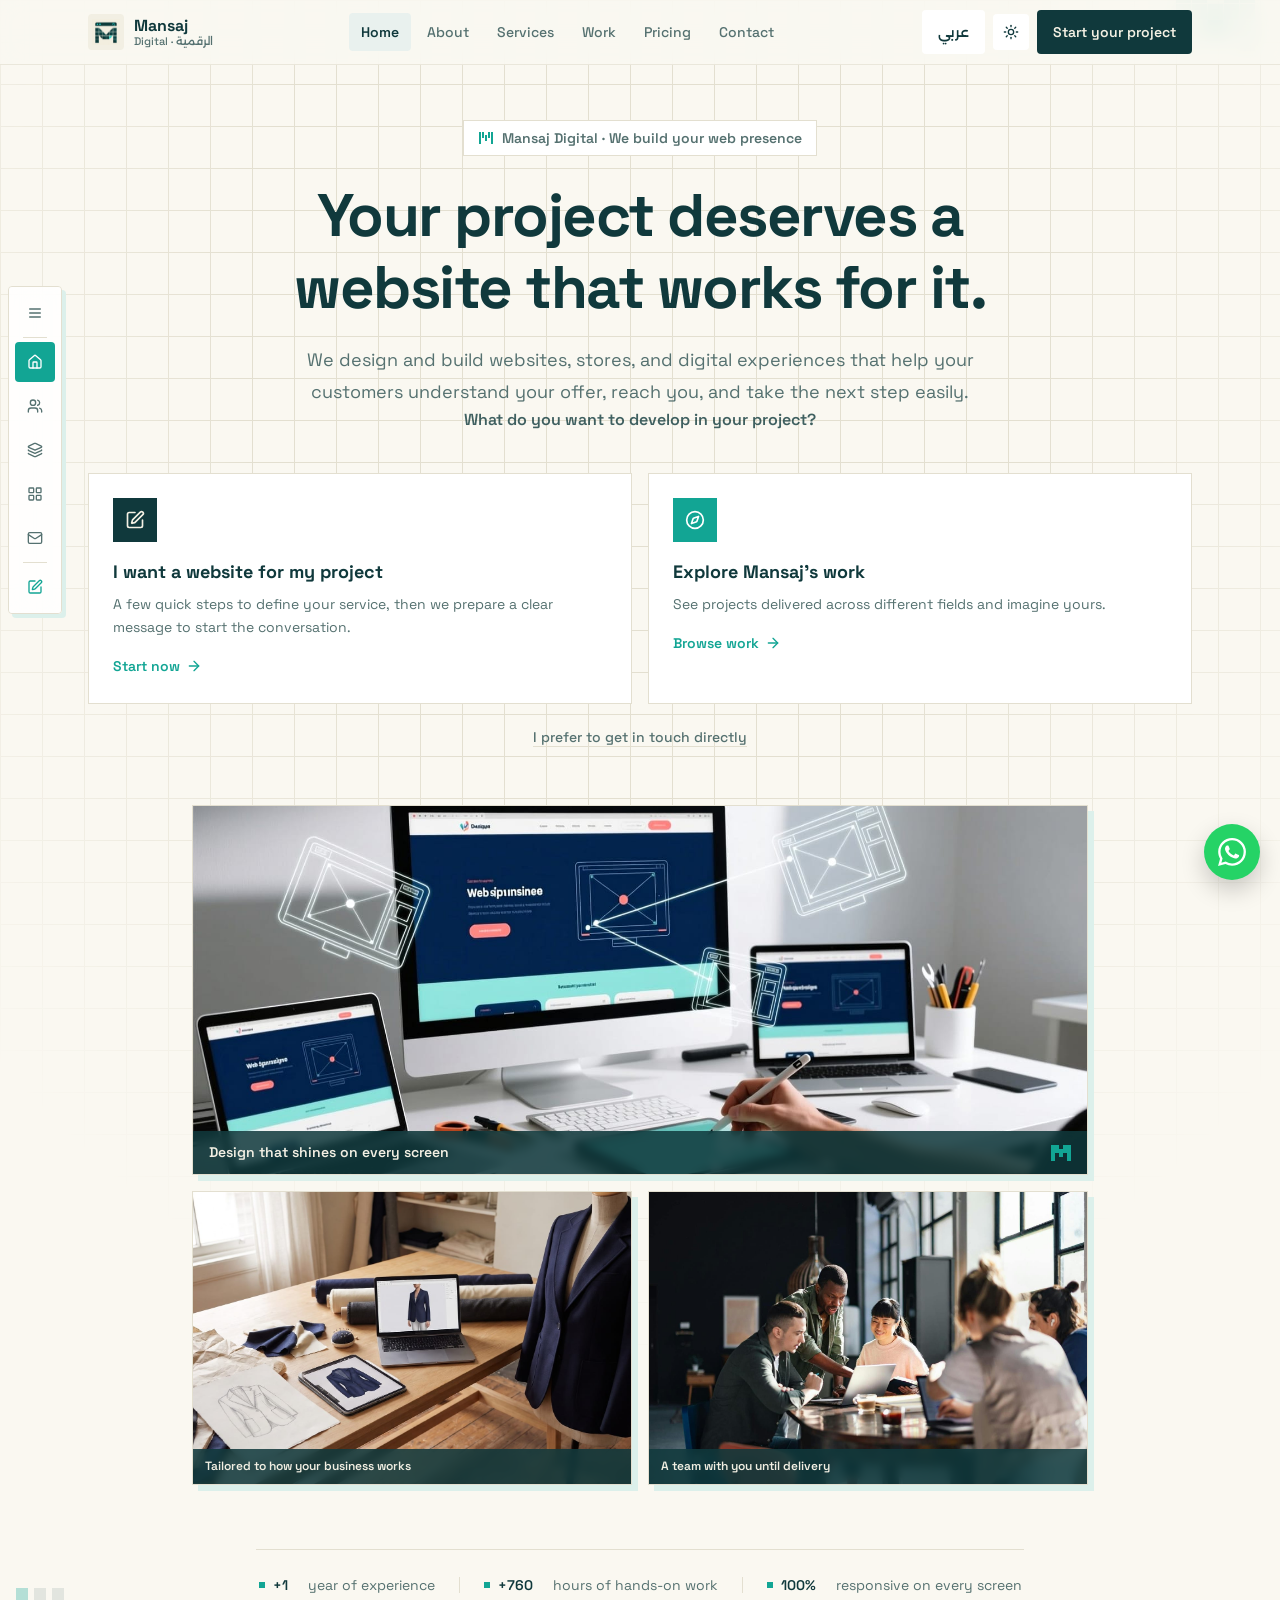
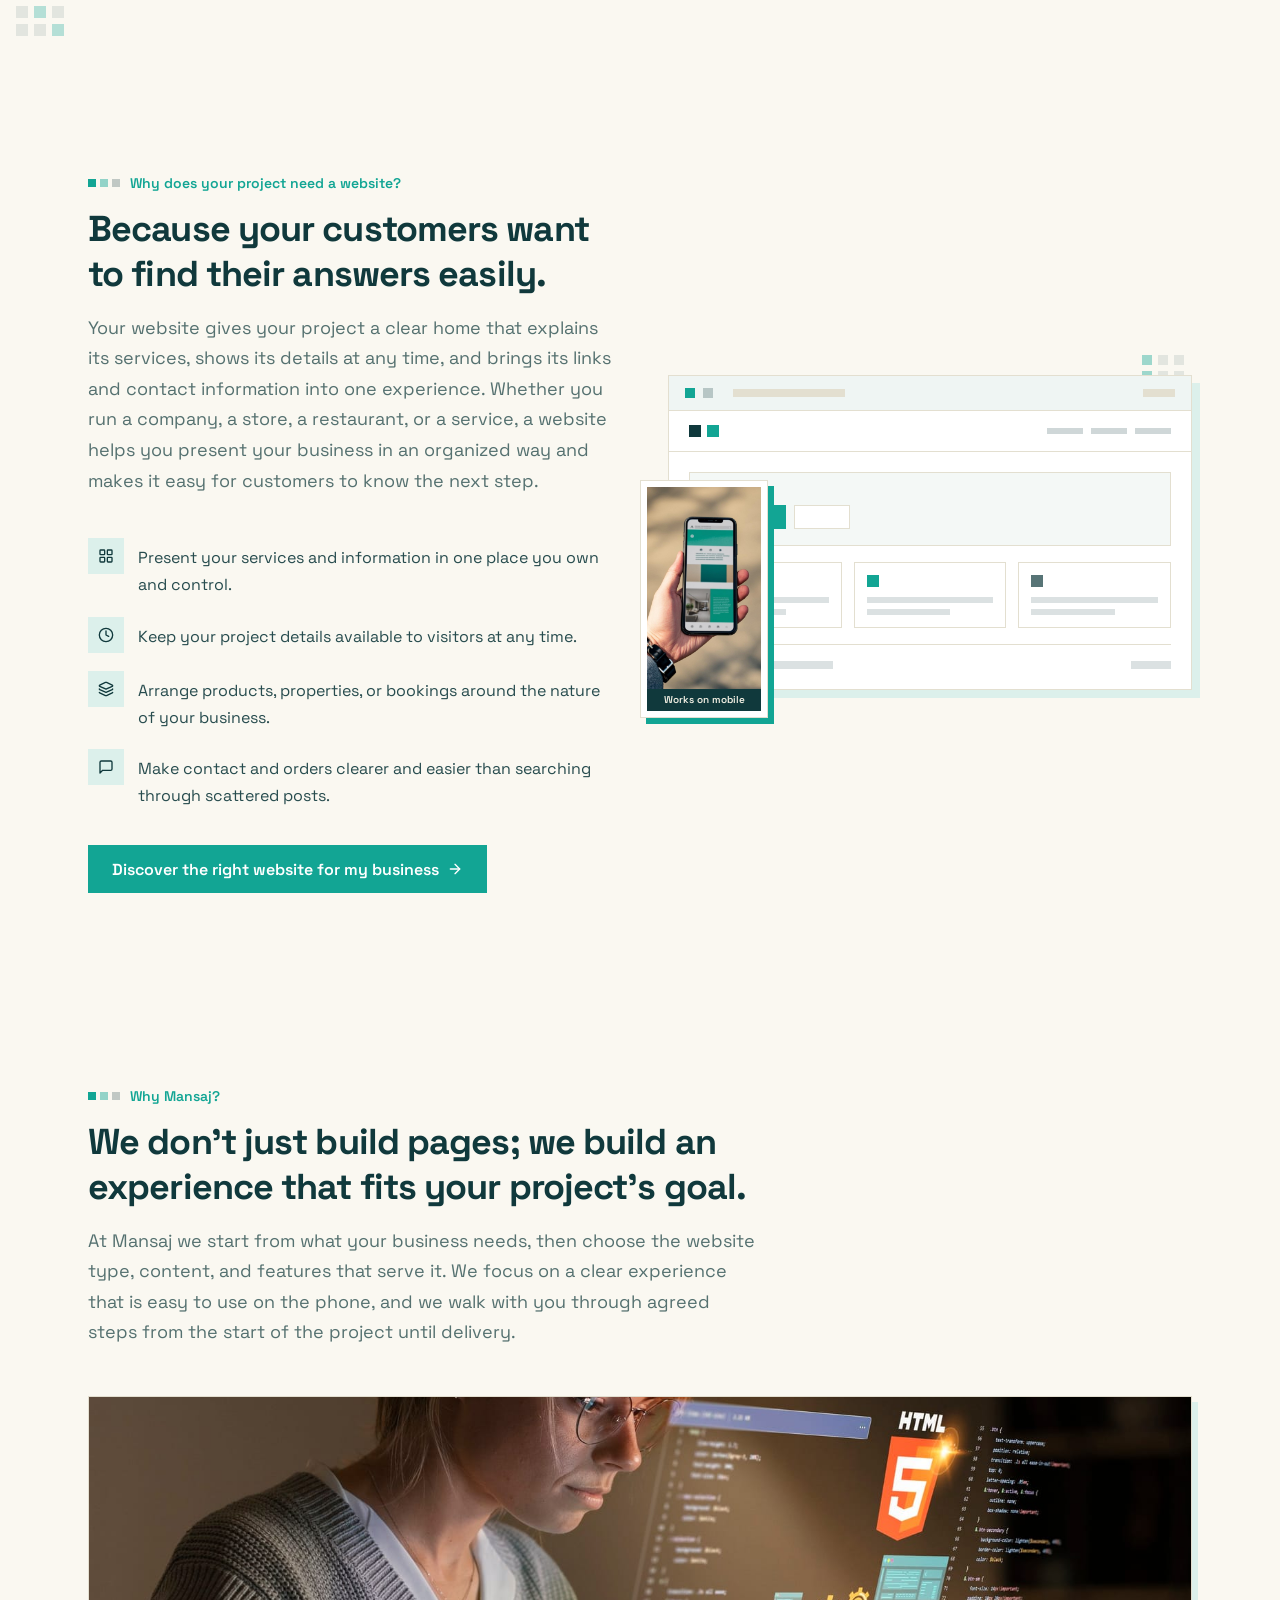
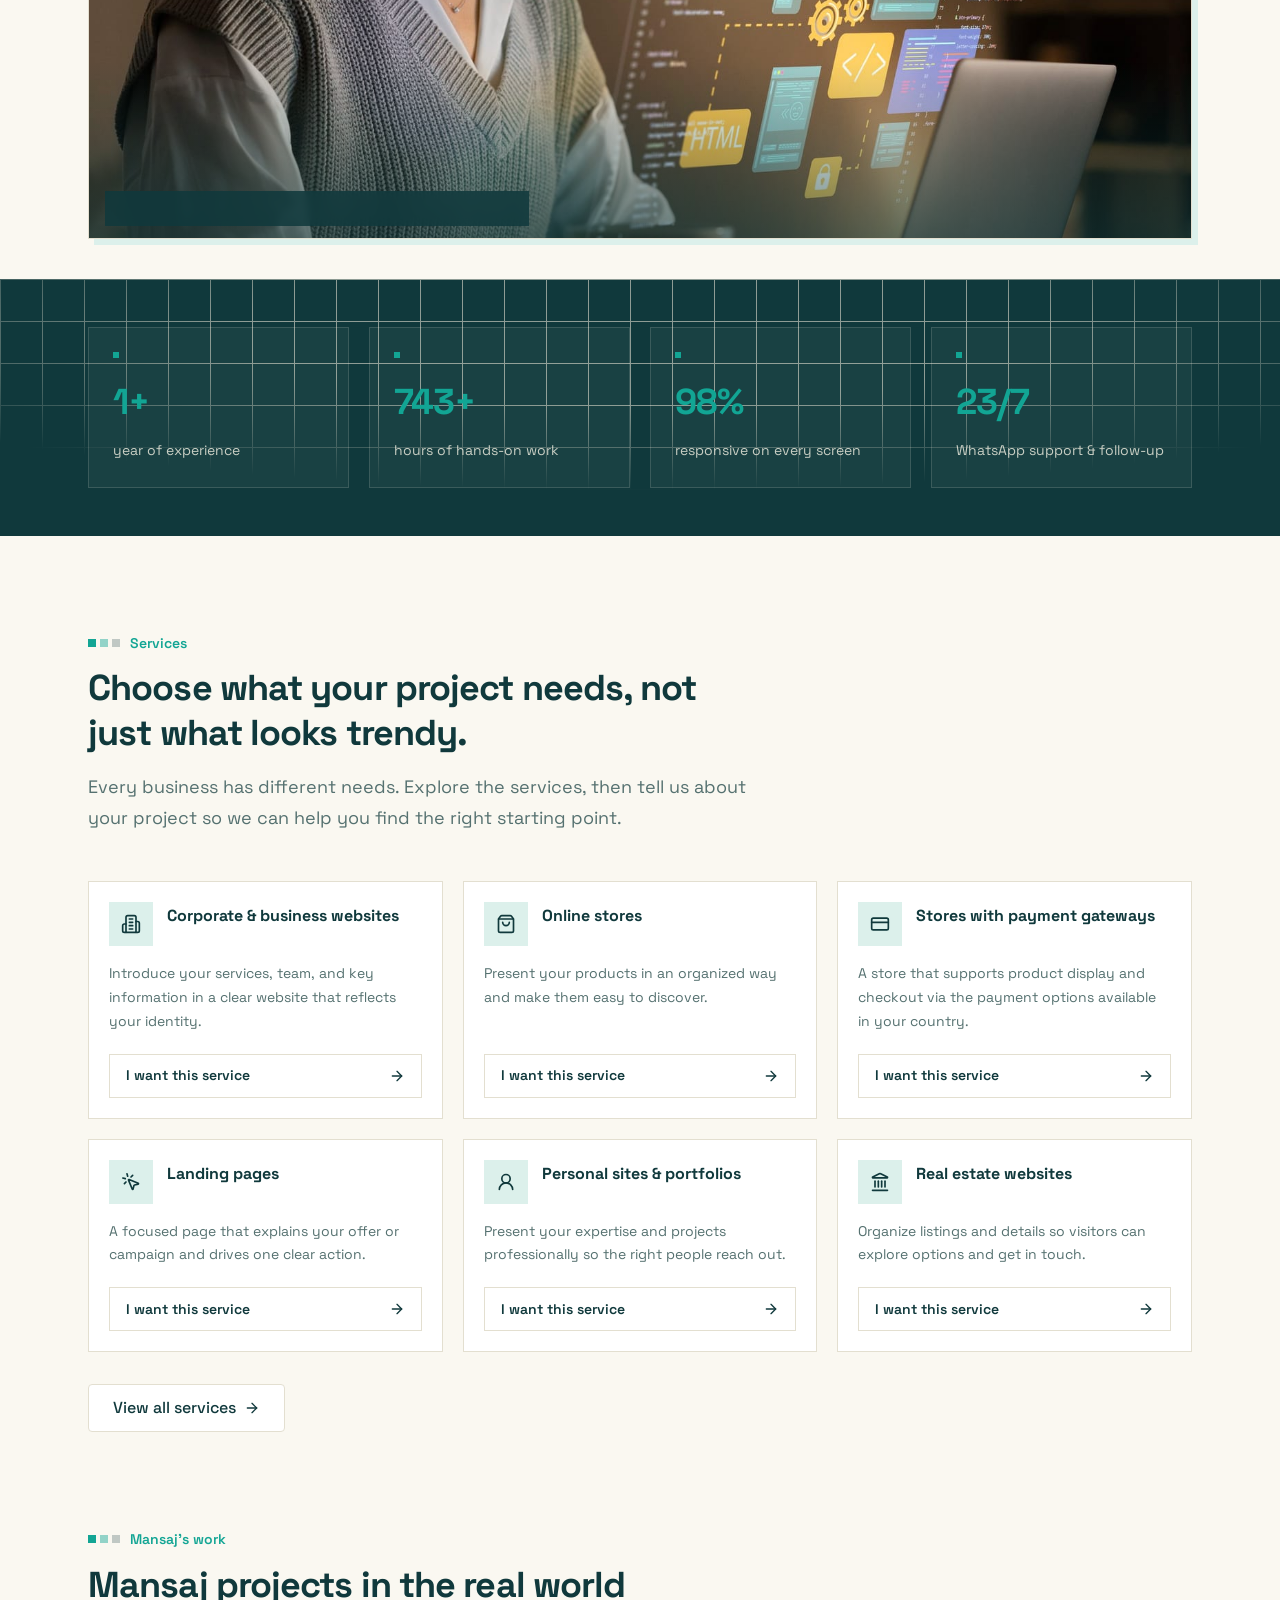
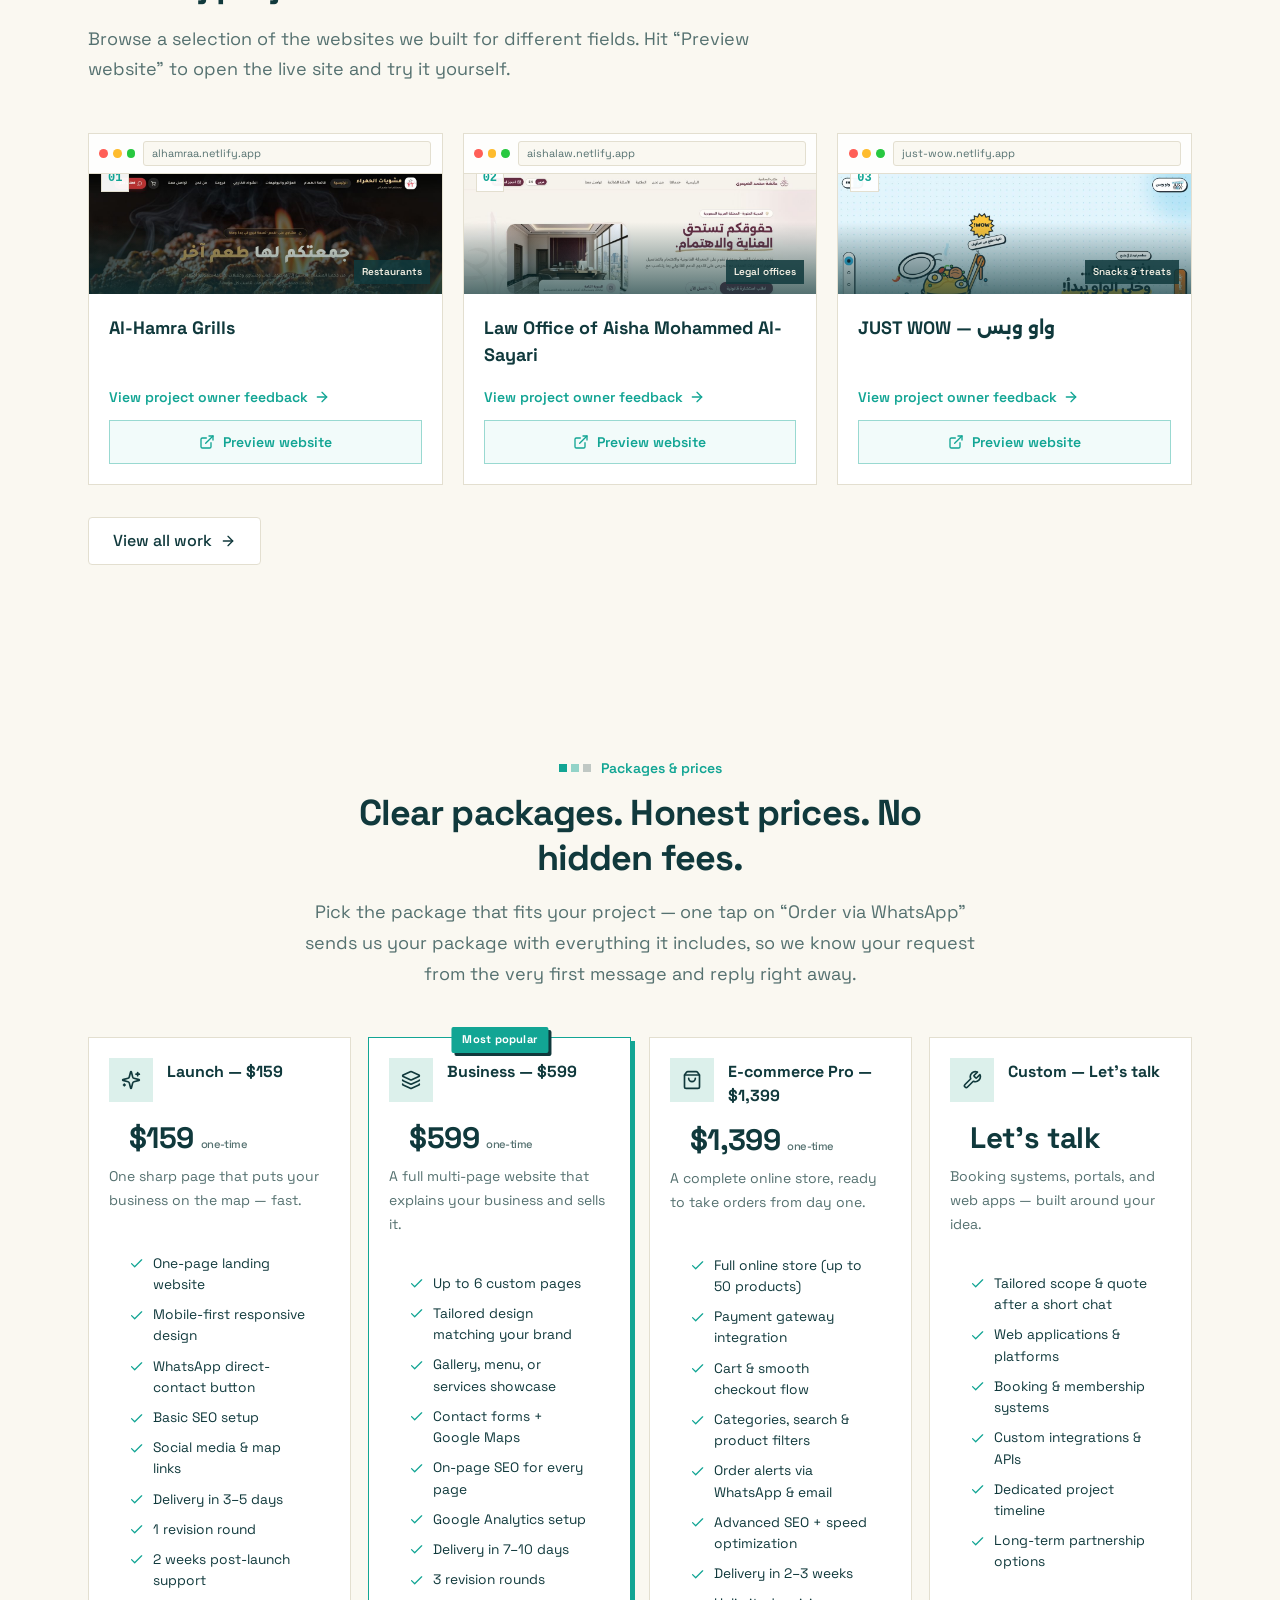
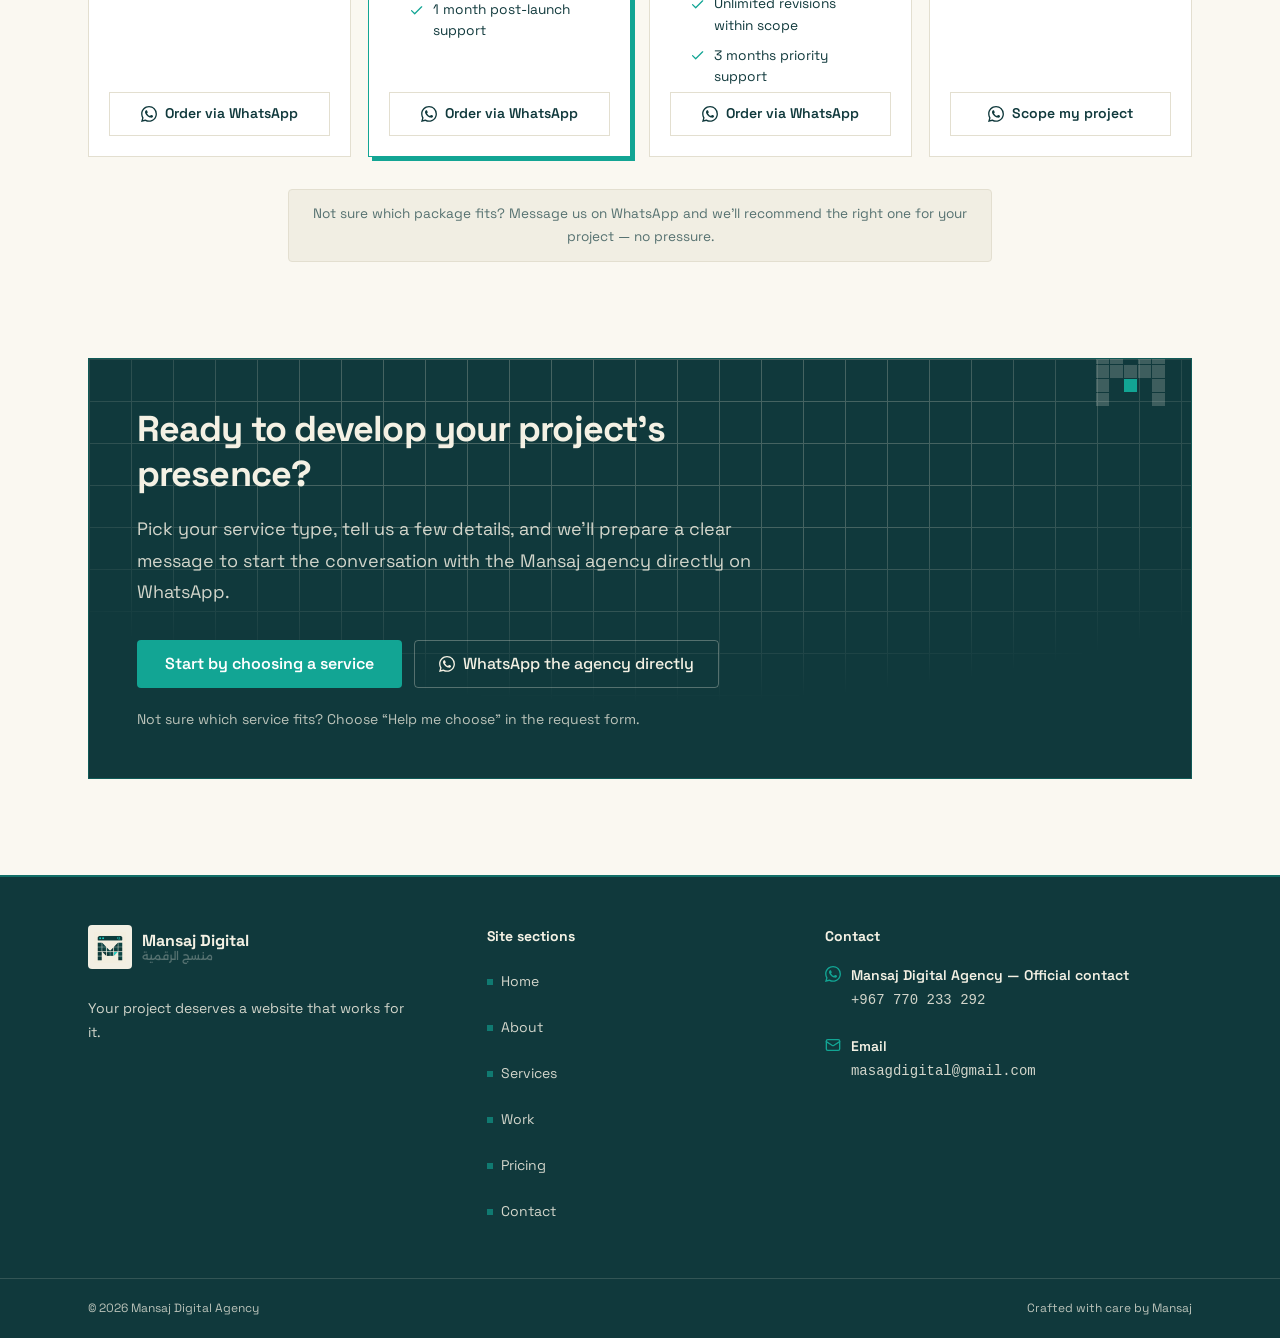
<file: static-site/index.html>
<!DOCTYPE html>
<html lang="en" dir="ltr" data-title-ar="منسج الرقمية | Mansaj Digital — نبني حضورك على الويب" data-title-en="Mansaj Digital | منسج الرقمية — We build your web presence">
<head>
  <meta charset="UTF-8">
  <meta name="viewport" content="width=device-width, initial-scale=1">
  <title>منسج الرقمية | Mansaj Digital — نبني حضورك على الويب</title>
  <meta name="description" content="نصمّم ونطوّر مواقع ومتاجر وتجارب رقمية تساعد عملاءك على فهم ما تقدمه والوصول إليك واتخاذ الخطوة التالية بسهولة. سنة خبرة وأكثر من 760 ساعة عمل فعلي.">
  <meta name="theme-color" content="#faf8f1" media="(prefers-color-scheme: light)">
  <meta name="theme-color" content="#0b2426" media="(prefers-color-scheme: dark)">
  <meta property="og:type" content="website">
  <meta property="og:title" content="منسج الرقمية | Mansaj Digital">
  <meta property="og:description" content="مشروعك يستحق موقعًا يعمل لأجله. مواقع تعريفية، متاجر، صفحات هبوط، ومواقع حجز — نبني حضورك على الويب.">
  <meta property="og:image" content="assets/images/og-image.jpg">
  <meta property="og:locale" content="ar_YE">
  <link rel="icon" type="image/png" href="assets/icons/favicon.png">
  <link rel="apple-touch-icon" href="assets/icons/apple-touch-icon.png">
  <link rel="preconnect" href="https://fonts.googleapis.com">
  <link rel="preconnect" href="https://fonts.gstatic.com" crossorigin>
  
  <link href="https://fonts.googleapis.com/css2?family=Space+Grotesk:wght@400;500;600;700&display=swap" rel="stylesheet">
  <link href="https://fonts.googleapis.com/css2?family=Alexandria:wght@300;400;500;600;700;800&display=swap" rel="stylesheet">
  <link rel="stylesheet" href="css/style.css">
  <link rel="stylesheet" href="css/responsive.css">
  <script>
    (function () {
      var d = document.documentElement;
      d.classList.add("js");
      try {
        var t = localStorage.getItem("mansaj-theme");
        if (!t) t = window.matchMedia("(prefers-color-scheme: dark)").matches ? "dark" : "light";
        if (t === "dark") d.classList.add("dark");
      } catch (e) {}
      try {
        var l = localStorage.getItem("mansaj-lang") || "en";
        d.lang = l;
        d.dir = l === "ar" ? "rtl" : "ltr";
      } catch (e) {}
    })();
  </script>
</head>
<body>
  <a class="skip-link" href="#main" data-ar="تخطَّ إلى المحتوى" data-en="Skip to content">تخطَّ إلى المحتوى</a>

  <!-- ============ Header ============ -->
  <header class="site-header">
    <div class="container bar">
      <a href="index.html" class="brand-lockup" aria-label="منسج الرقمية — الرئيسية" data-ar-aria="منسج الرقمية — الرئيسية" data-en-aria="Mansaj Digital — Home">
        <span class="logo-plate"><img src="assets/logos/mansaj-logo-mark.png" alt="شعار منسج الرقمية" width="36" height="36"></span>
        <span class="brand-word">
          <span class="brand-name" data-ar="منسج" data-en="Mansaj">منسج</span>
          <span class="brand-sub" data-ar="الرقمية · Digital" data-en="Digital · الرقمية">الرقمية · Digital</span>
        </span>
      </a>
      <nav class="header-nav" aria-label="التنقل الرئيسي" data-ar-aria="التنقل الرئيسي" data-en-aria="Main navigation">
        <ul>
          <li><a href="index.html" aria-current="page" data-ar="الرئيسية" data-en="Home">الرئيسية</a></li>
          <li><a href="about.html" data-ar="من نحن" data-en="About">من نحن</a></li>
          <li><a href="services.html" data-ar="خدماتنا" data-en="Services">خدماتنا</a></li>
          <li><a href="projects.html" data-ar="أعمالنا" data-en="Work">أعمالنا</a></li>
          <li><a href="index.html#pricing" data-ar="الباقات" data-en="Pricing">الباقات</a></li>
          <li><a href="contact.html" data-ar="تواصل معنا" data-en="Contact">تواصل معنا</a></li>
        </ul>
      </nav>
      <div class="header-actions">
        <button class="btn btn-outline lang-toggle" type="button" aria-label="Switch to English" data-ar-aria="Switch to English" data-en-aria="التبديل إلى العربية">EN</button>
        <button class="btn btn-outline btn-icon theme-toggle" type="button" aria-label="تبديل المظهر بين الداكن والفاتح" data-ar-aria="تبديل المظهر بين الداكن والفاتح" data-en-aria="Toggle dark and light mode">
          <svg class="icon sun-i" aria-hidden="true"><use href="assets/icons/sprite.svg#i-sun"></use></svg>
          <svg class="icon moon-i" aria-hidden="true"><use href="assets/icons/sprite.svg#i-moon"></use></svg>
        </button>
        <a href="contact.html" class="btn btn-primary header-cta" data-ar="ابدأ مشروعك" data-en="Start your project">ابدأ مشروعك</a>
      </div>
    </div>
  </header>

  <!-- ============ Floating nav dock ============ -->
  <nav class="dock" aria-label="القائمة العائمة" data-ar-aria="القائمة العائمة" data-en-aria="Floating menu">
    <div class="dock-panel">
      <button type="button" class="dock-btn sheet-open-btn" aria-label="فتح القائمة الكاملة" data-ar-aria="فتح القائمة الكاملة" data-en-aria="Open the full menu" aria-expanded="false" aria-controls="site-sheet">
        <svg class="icon" aria-hidden="true"><use href="assets/icons/sprite.svg#i-menu"></use></svg>
        <span class="dock-tip" aria-hidden="true" data-ar="القائمة الكاملة" data-en="Full menu">القائمة الكاملة</span>
      </button>
      <span class="dock-sep" aria-hidden="true"></span>
      <a href="index.html" class="dock-btn" aria-current="page" aria-label="الرئيسية" data-ar-aria="الرئيسية" data-en-aria="Home">
        <svg class="icon" aria-hidden="true"><use href="assets/icons/sprite.svg#i-house"></use></svg>
        <span class="dock-tip" aria-hidden="true" data-ar="الرئيسية" data-en="Home">الرئيسية</span>
      </a>
      <a href="about.html" class="dock-btn" aria-label="من نحن" data-ar-aria="من نحن" data-en-aria="About">
        <svg class="icon" aria-hidden="true"><use href="assets/icons/sprite.svg#i-users"></use></svg>
        <span class="dock-tip" aria-hidden="true" data-ar="من نحن" data-en="About">من نحن</span>
      </a>
      <a href="services.html" class="dock-btn" aria-label="خدماتنا" data-ar-aria="خدماتنا" data-en-aria="Services">
        <svg class="icon" aria-hidden="true"><use href="assets/icons/sprite.svg#i-layers"></use></svg>
        <span class="dock-tip" aria-hidden="true" data-ar="خدماتنا" data-en="Services">خدماتنا</span>
      </a>
      <a href="projects.html" class="dock-btn" aria-label="أعمالنا" data-ar-aria="أعمالنا" data-en-aria="Work">
        <svg class="icon" aria-hidden="true"><use href="assets/icons/sprite.svg#i-layout-grid"></use></svg>
        <span class="dock-tip" aria-hidden="true" data-ar="أعمالنا" data-en="Work">أعمالنا</span>
      </a>
      <a href="contact.html" class="dock-btn" aria-label="تواصل معنا" data-ar-aria="تواصل معنا" data-en-aria="Contact">
        <svg class="icon" aria-hidden="true"><use href="assets/icons/sprite.svg#i-mail"></use></svg>
        <span class="dock-tip" aria-hidden="true" data-ar="تواصل معنا" data-en="Contact">تواصل معنا</span>
      </a>
      <span class="dock-sep" aria-hidden="true"></span>
      <a href="contact.html" class="dock-btn cta" aria-label="ابدأ مشروعك الآن" data-ar-aria="ابدأ مشروعك الآن" data-en-aria="Start your project now">
        <svg class="icon" aria-hidden="true"><use href="assets/icons/sprite.svg#i-square-pen"></use></svg>
        <span class="dock-tip" aria-hidden="true" data-ar="ابدأ مشروعك" data-en="Start your project">ابدأ مشروعك</span>
      </a>
    </div>
  </nav>

  <!-- ============ Mobile sheet ============ -->
  <div class="sheet-overlay" aria-hidden="true"></div>
  <aside class="sheet" id="site-sheet" role="dialog" aria-modal="true" aria-hidden="true" aria-label="قائمة التنقل" data-ar-aria="قائمة التنقل" data-en-aria="Navigation menu">
    <div class="sheet-head">
      <span class="brand-lockup">
        <span class="logo-plate"><img src="assets/logos/mansaj-logo-mark.png" alt="" width="36" height="36"></span>
        <span class="brand-word">
          <span class="brand-name" data-ar="منسج" data-en="Mansaj">منسج</span>
          <span class="brand-sub" data-ar="الرقمية · Digital" data-en="Digital · الرقمية">الرقمية · Digital</span>
        </span>
      </span>
      <button class="btn btn-outline btn-icon sheet-close" type="button" aria-label="إغلاق القائمة" data-ar-aria="إغلاق القائمة" data-en-aria="Close menu">
        <svg class="icon" aria-hidden="true"><use href="assets/icons/sprite.svg#i-x"></use></svg>
      </button>
    </div>
    <nav class="sheet-nav" aria-label="قائمة التنقل الكاملة" data-ar-aria="قائمة التنقل الكاملة" data-en-aria="Full navigation">
      <ul>
        <li><a href="index.html" aria-current="page"><svg class="icon" style="color:var(--brand)" aria-hidden="true"><use href="assets/icons/sprite.svg#i-house"></use></svg><span data-ar="الرئيسية" data-en="Home">الرئيسية</span><span class="num ltr">01</span></a></li>
        <li><a href="about.html"><svg class="icon" style="color:var(--brand)" aria-hidden="true"><use href="assets/icons/sprite.svg#i-users"></use></svg><span data-ar="من نحن" data-en="About">من نحن</span><span class="num ltr">02</span></a></li>
        <li><a href="services.html"><svg class="icon" style="color:var(--brand)" aria-hidden="true"><use href="assets/icons/sprite.svg#i-layers"></use></svg><span data-ar="خدماتنا" data-en="Services">خدماتنا</span><span class="num ltr">03</span></a></li>
        <li><a href="projects.html"><svg class="icon" style="color:var(--brand)" aria-hidden="true"><use href="assets/icons/sprite.svg#i-layout-grid"></use></svg><span data-ar="أعمالنا" data-en="Work">أعمالنا</span><span class="num ltr">04</span></a></li>
        <li><a href="index.html#pricing"><svg class="icon" style="color:var(--brand)" aria-hidden="true"><use href="assets/icons/sprite.svg#i-credit-card"></use></svg><span data-ar="الباقات والأسعار" data-en="Packages & prices">الباقات والأسعار</span><span class="num ltr">05</span></a></li>
        <li><a href="contact.html"><svg class="icon" style="color:var(--brand)" aria-hidden="true"><use href="assets/icons/sprite.svg#i-mail"></use></svg><span data-ar="تواصل معنا" data-en="Contact">تواصل معنا</span><span class="num ltr">06</span></a></li>
      </ul>
    </nav>
    <div class="sheet-foot">
      <a href="contact.html" class="btn btn-primary btn-block" data-ar="أريد موقعًا لمشروعي" data-en="I want a website">أريد موقعًا لمشروعي</a>
      <a class="wa-line" href="https://wa.me/967770233292" target="_blank" rel="noopener noreferrer">
        <svg class="icon icon-fill" style="color:var(--brand)" aria-hidden="true"><use href="assets/icons/sprite.svg#i-whatsapp"></use></svg>
        <span data-ar="تواصل مباشر عبر واتساب" data-en="Chat on WhatsApp">تواصل مباشر عبر واتساب</span>
      </a>
      <a class="wa-line" href="mailto:masagdigital@gmail.com">
        <svg class="icon" style="color:var(--brand)" aria-hidden="true"><use href="assets/icons/sprite.svg#i-mail"></use></svg>
        <span data-ar="راسلنا عبر البريد" data-en="Email us">راسلنا عبر البريد</span>
      </a>
      <p class="brand-mini">
        <img src="assets/logos/mansaj-logo-mark-96.png" alt="" width="16" height="16">
        <span data-ar="وكالة منسج الرقمية" data-en="Mansaj Digital Agency">وكالة منسج الرقمية</span>
      </p>
    </div>
  </aside>

  <main id="main">
    <!-- ============ Hero ============ -->
    <section class="hero" id="home" aria-label="الواجهة الرئيسية" data-ar-aria="الواجهة الرئيسية" data-en-aria="Hero">
      <div class="bg-blueprint" aria-hidden="true"></div>
      <div class="hero-accent-tr" aria-hidden="true">
        <svg class="mosaic mosaic-lg text-brand-soft" viewBox="0 0 5 4" shape-rendering="crispEdges">
          <rect x="0" y="0" width="0.92" height="0.92" fill="currentColor"/><rect x="0" y="1" width="0.92" height="0.92" fill="currentColor"/><rect x="0" y="2" width="0.92" height="0.92" fill="currentColor"/><rect x="0" y="3" width="0.92" height="0.92" fill="currentColor"/>
          <rect x="4" y="0" width="0.92" height="0.92" fill="currentColor"/><rect x="4" y="1" width="0.92" height="0.92" fill="currentColor"/><rect x="4" y="2" width="0.92" height="0.92" fill="currentColor"/><rect x="4" y="3" width="0.92" height="0.92" fill="currentColor"/>
          <rect x="1" y="0" width="0.92" height="0.92" fill="currentColor"/><rect x="1" y="1" width="0.92" height="0.92" fill="currentColor"/>
          <rect x="3" y="0" width="0.92" height="0.92" fill="currentColor"/><rect x="3" y="1" width="0.92" height="0.92" fill="currentColor"/>
          <rect x="2" y="1" width="0.92" height="0.92" fill="currentColor"/><rect x="2" y="2" width="0.92" height="0.92" fill="currentColor"/>
          <rect x="2" y="2" width="0.92" height="0.92" class="accent" fill="var(--brand)"/>
        </svg>
      </div>
      <div class="hero-accent-bl" aria-hidden="true">
        <span></span><span></span><span></span><span></span><span></span><span></span><span></span><span></span><span></span>
      </div>

      <div class="container hero-inner">
        <div class="hero-center reveal">
          <span class="hero-badge">
            <svg class="mosaic mosaic-xs" style="color:var(--brand)" viewBox="0 0 5 4" shape-rendering="crispEdges" aria-hidden="true">
              <rect x="0" y="0" width="0.92" height="0.92" fill="currentColor"/><rect x="0" y="1" width="0.92" height="0.92" fill="currentColor"/><rect x="0" y="2" width="0.92" height="0.92" fill="currentColor"/><rect x="0" y="3" width="0.92" height="0.92" fill="currentColor"/>
              <rect x="4" y="0" width="0.92" height="0.92" fill="currentColor"/><rect x="4" y="1" width="0.92" height="0.92" fill="currentColor"/><rect x="4" y="2" width="0.92" height="0.92" fill="currentColor"/><rect x="4" y="3" width="0.92" height="0.92" fill="currentColor"/>
              <rect x="1" y="0" width="0.92" height="0.92" fill="currentColor"/><rect x="1" y="1" width="0.92" height="0.92" fill="currentColor"/>
              <rect x="3" y="0" width="0.92" height="0.92" fill="currentColor"/><rect x="3" y="1" width="0.92" height="0.92" fill="currentColor"/>
              <rect x="2" y="1" width="0.92" height="0.92" fill="currentColor"/><rect x="2" y="2" width="0.92" height="0.92" fill="currentColor"/>
              <rect x="2" y="2" width="0.92" height="0.92" class="accent" fill="var(--brand)"/>
            </svg>
            <span data-ar="منسج الرقمية · نبني حضورك على الويب" data-en="Mansaj Digital · We build your web presence">منسج الرقمية · نبني حضورك على الويب</span>
          </span>
          <h1 data-ar="مشروعك يستحق موقعًا يعمل لأجله." data-en="Your project deserves a website that works for it.">مشروعك يستحق موقعًا يعمل لأجله.</h1>
          <p class="lead" data-ar="نصمّم ونطوّر مواقع ومتاجر وتجارب رقمية تساعد عملاءك على فهم ما تقدمه، والوصول إليك، واتخاذ الخطوة التالية بسهولة." data-en="We design and build websites, stores, and digital experiences that help your customers understand your offer, reach you, and take the next step easily.">نصمّم ونطوّر مواقع ومتاجر وتجارب رقمية تساعد عملاءك على فهم ما تقدمه، والوصول إليك، واتخاذ الخطوة التالية بسهولة.</p>
        </div>

        <!-- The guiding question — two clear paths -->
        <div class="hero-paths-wrap reveal" style="--reveal-delay:.15s">
          <p class="hero-q" data-ar="ما الذي تريد أن تطوّره في مشروعك؟" data-en="What do you want to develop in your project?">ما الذي تريد أن تطوّره في مشروعك؟</p>
          <div class="hero-paths">
            <a class="path-card" href="contact.html" aria-label="أريد موقعًا لمشروعي — ابدأ طلب الخدمة" data-ar-aria="أريد موقعًا لمشروعي — ابدأ طلب الخدمة" data-en-aria="I want a website — start a request">
              <span class="path-icon"><svg class="icon" style="width:1.25rem;height:1.25rem" aria-hidden="true"><use href="assets/icons/sprite.svg#i-square-pen"></use></svg></span>
              <span class="path-title" data-ar="أريد موقعًا لمشروعي" data-en="I want a website for my project">أريد موقعًا لمشروعي</span>
              <span class="path-desc" data-ar="خطوات قصيرة تحدد خدمتك، ثم نجهّز لك رسالة واضحة لبدء التواصل." data-en="A few quick steps to define your service, then we prepare a clear message to start the conversation.">خطوات قصيرة تحدد خدمتك، ثم نجهّز لك رسالة واضحة لبدء التواصل.</span>
              <span class="path-link"><span data-ar="ابدأ الآن" data-en="Start now">ابدأ الآن</span><svg class="icon arrow-flip" aria-hidden="true"><use href="assets/icons/sprite.svg#i-arrow-left"></use></svg></span>
            </a>
            <a class="path-card alt mirror" href="projects.html" aria-label="استكشف أعمال منسج — انتقل إلى المعرض" data-ar-aria="استكشف أعمال منسج — انتقل إلى المعرض" data-en-aria="Explore Mansaj work — go to portfolio">
              <span class="path-icon"><svg class="icon" style="width:1.25rem;height:1.25rem" aria-hidden="true"><use href="assets/icons/sprite.svg#i-compass"></use></svg></span>
              <span class="path-title" data-ar="أستكشف أعمال منسج" data-en="Explore Mansaj's work">أستكشف أعمال منسج</span>
              <span class="path-desc" data-ar="شاهد مشاريع نُفّذت لمجالات مختلفة، وتخيّل ما يناسب مشروعك." data-en="See projects delivered across different fields and imagine yours.">شاهد مشاريع نُفّذت لمجالات مختلفة، وتخيّل ما يناسب مشروعك.</span>
              <span class="path-link"><span data-ar="تصفّح الأعمال" data-en="Browse work">تصفّح الأعمال</span><svg class="icon arrow-flip" aria-hidden="true"><use href="assets/icons/sprite.svg#i-arrow-left"></use></svg></span>
            </a>
          </div>
          <p class="hero-direct">
            <a href="contact.html" data-ar="أفضّل التواصل مباشرة" data-en="I prefer to get in touch directly">أفضّل التواصل مباشرة</a>
          </p>
        </div>

        <!-- Showcase -->
        <div class="hero-showcase reveal" style="--reveal-delay:.22s">
          <figure class="show-figure ratio-main">
            <img class="ratio-main-img" src="assets/images/show-workspace.jpg" alt="مساحة عمل تصميم مواقع فيها شاشات تعرض نماذج مواقع حديثة" data-ar-alt="مساحة عمل تصميم مواقع فيها شاشات تعرض نماذج مواقع حديثة" data-en-alt="Web design workspace with screens showing modern website mockups" loading="eager" width="1152" height="612">
            <figcaption>
              <span data-ar="تصميم يظهر بأفضل شكل على كل الشاشات" data-en="Design that shines on every screen">تصميم يظهر بأفضل شكل على كل الشاشات</span>
              <svg class="mosaic mosaic-sm" style="color:var(--brand)" viewBox="0 0 5 4" shape-rendering="crispEdges" aria-hidden="true">
                <rect x="0" y="0" width="0.92" height="0.92" fill="currentColor"/><rect x="0" y="1" width="0.92" height="0.92" fill="currentColor"/><rect x="0" y="2" width="0.92" height="0.92" fill="currentColor"/><rect x="0" y="3" width="0.92" height="0.92" fill="currentColor"/>
                <rect x="4" y="0" width="0.92" height="0.92" fill="currentColor"/><rect x="4" y="1" width="0.92" height="0.92" fill="currentColor"/><rect x="4" y="2" width="0.92" height="0.92" fill="currentColor"/><rect x="4" y="3" width="0.92" height="0.92" fill="currentColor"/>
                <rect x="1" y="0" width="0.92" height="0.92" fill="currentColor"/><rect x="1" y="1" width="0.92" height="0.92" fill="currentColor"/>
                <rect x="3" y="0" width="0.92" height="0.92" fill="currentColor"/><rect x="3" y="1" width="0.92" height="0.92" fill="currentColor"/>
                <rect x="2" y="1" width="0.92" height="0.92" fill="currentColor"/><rect x="2" y="2" width="0.92" height="0.92" fill="currentColor"/>
                <rect x="2" y="2" width="0.92" height="0.92" class="accent" fill="var(--brand)"/>
              </svg>
            </figcaption>
          </figure>
          <div class="showcase-grid">
            <figure class="show-figure sub">
              <img src="assets/images/show-atelier.jpg" alt="طاولة تفصيل عليها حاسوب محمول يعرض تصميمًا رقميًا" data-ar-alt="طاولة تفصيل عليها حاسوب محمول يعرض تصميمًا رقميًا" data-en-alt="A tailor's desk with a laptop showing a digital design" loading="lazy" width="560" height="350">
              <figcaption><span data-ar="تفصيل يبدأ من طبيعة نشاطك" data-en="Tailored to how your business works">تفصيل يبدأ من طبيعة نشاطك</span></figcaption>
            </figure>
            <figure class="show-figure sub">
              <img src="assets/images/show-team.jpg" alt="فريق منسج يعمل معًا حول حاسوب محمول" data-ar-alt="فريق منسج يعمل معًا حول حاسوب محمول" data-en-alt="The Mansaj team working together around a laptop" loading="lazy" width="560" height="350">
              <figcaption><span data-ar="فريق يرافقك حتى التسليم" data-en="A team with you until delivery">فريق يرافقك حتى التسليم</span></figcaption>
            </figure>
          </div>
        </div>

        <!-- Trust line -->
        <div class="trust-line reveal" style="--reveal-delay:.3s">
          <span class="item"><span class="dot" aria-hidden="true"></span><strong class="ltr">+1</strong>&nbsp;<span data-ar="سنة خبرة" data-en="year of experience">سنة خبرة</span></span>
          <span class="vr" aria-hidden="true"></span>
          <span class="item"><span class="dot" aria-hidden="true"></span><strong class="ltr">+760</strong>&nbsp;<span data-ar="ساعة عمل فعلية" data-en="hours of hands-on work">ساعة عمل فعلية</span></span>
          <span class="vr" aria-hidden="true"></span>
          <span class="item"><span class="dot" aria-hidden="true"></span><strong class="ltr">100%</strong>&nbsp;<span data-ar="تصميم متجاوب على كل الشاشات" data-en="responsive on every screen">تصميم متجاوب على كل الشاشات</span></span>
        </div>
      </div>
    </section>

    <!-- ============ Why a website ============ -->
    <section class="section" id="why-site" aria-label="لماذا يحتاج مشروعك إلى موقع" data-ar-aria="لماذا يحتاج مشروعك إلى موقع" data-en-aria="Why your project needs a website">
      <div class="container">
        <div class="why-grid">
          <div class="reveal">
            <div class="section-heading heading-less">
              <p class="eyebrow"><span class="squares-strip" aria-hidden="true"><i></i></span><span data-ar="لماذا يحتاج مشروعك إلى موقع؟" data-en="Why does your project need a website?">لماذا يحتاج مشروعك إلى موقع؟</span></p>
              <h2 data-ar="لأن عملاءك يريدون أن يجدوا إجاباتهم بسهولة." data-en="Because your customers want to find their answers easily.">لأن عملاءك يريدون أن يجدوا إجاباتهم بسهولة.</h2>
              <p class="desc" data-ar="موقعك يمنح مشروعك مكانًا واضحًا يشرح خدماته، يعرض تفاصيله في أي وقت، ويجمع روابطه ومعلومات التواصل في تجربة واحدة. سواء كنت صاحب شركة أو متجر أو مطعم أو خدمة، يساعدك الموقع على تقديم مشروعك بشكل منظم ويسهّل على العميل معرفة الخطوة التالية." data-en="Your website gives your project a clear home that explains its services, shows its details at any time, and brings its links and contact information into one experience. Whether you run a company, a store, a restaurant, or a service, a website helps you present your business in an organized way and makes it easy for customers to know the next step.">موقعك يمنح مشروعك مكانًا واضحًا يشرح خدماته، يعرض تفاصيله في أي وقت، ويجمع روابطه ومعلومات التواصل في تجربة واحدة. سواء كنت صاحب شركة أو متجر أو مطعم أو خدمة، يساعدك الموقع على تقديم مشروعك بشكل منظم ويسهّل على العميل معرفة الخطوة التالية.</p>
            </div>
            <ul class="bullets">
              <li>
                <span class="b-icon"><svg class="icon" aria-hidden="true"><use href="assets/icons/sprite.svg#i-layout-grid"></use></svg></span>
                <p data-ar="اعرض خدماتك ومعلوماتك في مكان واحد تملكه وتتحكم بمحتواه." data-en="Present your services and information in one place you own and control.">اعرض خدماتك ومعلوماتك في مكان واحد تملكه وتتحكم بمحتواه.</p>
              </li>
              <li>
                <span class="b-icon"><svg class="icon" aria-hidden="true"><use href="assets/icons/sprite.svg#i-clock"></use></svg></span>
                <p data-ar="اجعل تفاصيل مشروعك متاحة للزائر في أي وقت." data-en="Keep your project details available to visitors at any time.">اجعل تفاصيل مشروعك متاحة للزائر في أي وقت.</p>
              </li>
              <li>
                <span class="b-icon"><svg class="icon" aria-hidden="true"><use href="assets/icons/sprite.svg#i-layers"></use></svg></span>
                <p data-ar="رتّب المنتجات أو العقارات أو الحجوزات بحسب طبيعة نشاطك." data-en="Arrange products, properties, or bookings around the nature of your business.">رتّب المنتجات أو العقارات أو الحجوزات بحسب طبيعة نشاطك.</p>
              </li>
              <li>
                <span class="b-icon"><svg class="icon" aria-hidden="true"><use href="assets/icons/sprite.svg#i-message-square"></use></svg></span>
                <p data-ar="اجعل التواصل والطلب أوضح وأسهل من البحث بين منشورات متفرقة." data-en="Make contact and orders clearer and easier than searching through scattered posts.">اجعل التواصل والطلب أوضح وأسهل من البحث بين منشورات متفرقة.</p>
              </li>
            </ul>
            <div style="margin-top:2.25rem">
              <a href="services.html" class="btn btn-brand btn-lg" style="border-radius:0">
                <span data-ar="اكتشف الموقع المناسب لنشاطي" data-en="Discover the right website for my business">اكتشف الموقع المناسب لنشاطي</span>
                <svg class="icon arrow-flip" aria-hidden="true"><use href="assets/icons/sprite.svg#i-arrow-left"></use></svg>
              </a>
            </div>
          </div>

          <!-- CSS website mockup -->
          <div class="reveal" style="--reveal-delay:.12s">
            <div class="mockup" aria-hidden="true">
              <div class="mosaic-back"><span></span><span></span><span></span><span></span><span></span><span></span></div>
              <figure class="phone-card">
                <span class="shot"><img src="assets/images/phone-site.jpg" alt="" loading="lazy" width="128" height="228"></span>
                <figcaption data-ar="يعمل على الجوال" data-en="Works on mobile">يعمل على الجوال</figcaption>
              </figure>
              <div class="browser">
                <div class="browser-bar">
                  <span class="dot-brand"></span><span class="dot-dim"></span>
                  <span class="line" style="margin-inline-start:.75rem;width:7rem;max-width:40%"></span>
                  <span class="line" style="margin-inline-start:auto;width:2rem"></span>
                </div>
                <div class="browser-head">
                  <span class="marks"><span class="m1"></span><span class="m2"></span></span>
                  <span class="nav-lines"><span></span><span></span><span></span></span>
                </div>
                <div class="browser-body">
                  <div class="mock-hero">
                    <span class="t1"></span><span class="t2"></span><span class="t3"></span>
                    <span class="btns"><span class="b1"></span><span class="b2"></span></span>
                  </div>
                  <div class="mock-cards">
                    <div class="mock-card"><span class="sq"></span><span class="l1"></span><span class="l2"></span></div>
                    <div class="mock-card alt"><span class="sq"></span><span class="l1"></span><span class="l2"></span></div>
                    <div class="mock-card"><span class="sq"></span><span class="l1"></span><span class="l2"></span></div>
                  </div>
                  <div class="mock-foot">
                    <span class="dot"></span><span class="l" style="width:8rem"></span><span class="l" style="margin-inline-start:auto;width:2.5rem"></span>
                  </div>
                </div>
              </div>
            </div>
          </div>
        </div>
      </div>
    </section>

    <!-- ============ Why Mansaj + honest stats ============ -->
    <section class="section" id="why-mansaj" aria-label="لماذا منسج" data-ar-aria="لماذا منسج" data-en-aria="Why Mansaj" style="padding-bottom:0">
      <div class="container">
        <div class="section-heading reveal">
          <p class="eyebrow"><span class="squares-strip" aria-hidden="true"><i></i></span><span data-ar="لماذا منسج؟" data-en="Why Mansaj?">لماذا منسج؟</span></p>
          <h2 data-ar="لا نبني صفحات فقط؛ نبني تجربة تناسب هدف مشروعك." data-en="We don't just build pages; we build an experience that fits your project's goal.">لا نبني صفحات فقط؛ نبني تجربة تناسب هدف مشروعك.</h2>
          <p class="desc" data-ar="في منسج نبدأ من احتياج النشاط، ثم نختار نوع الموقع والمحتوى والوظائف التي تخدمه. نركز على وضوح التجربة وسهولة استخدامها على الهاتف، ونرافقك بخطوات متفق عليها من بداية المشروع حتى التسليم." data-en="At Mansaj we start from what your business needs, then choose the website type, content, and features that serve it. We focus on a clear experience that is easy to use on the phone, and we walk with you through agreed steps from the start of the project until delivery.">في منسج نبدأ من احتياج النشاط، ثم نختار نوع الموقع والمحتوى والوظائف التي تخدمه. نركز على وضوح التجربة وسهولة استخدامها على الهاتف، ونرافقك بخطوات متفق عليها من بداية المشروع حتى التسليم.</p>
        </div>
        <figure class="figure-banner reveal" style="--reveal-delay:.1s;margin-bottom:2.5rem">
          <div class="img-wrap">
            <img src="assets/images/dev-work.jpg" alt="مطوّرة تبني موقعًا على حاسوبها المحمول" data-ar-alt="مطوّرة تبني موقعًا على حاسوبها المحمول" data-en-alt="A developer building a website on her laptop" loading="lazy" width="1152" height="648">
          </div>
          <figcaption data-ar="من الفكرة إلى التنفيذ — بخطوات واضحة ومتفق عليها" data-en="From the idea to the implementation — clear, agreed steps">من الفكرة إلى التنفيذ — بخطوات واضحة ومتفق عليها</figcaption>
        </figure>
      </div>

      <div class="stats-band">
        <div class="bg-blueprint" aria-hidden="true"></div>
        <div class="container inner">
          <div class="stats-grid">
          <div class="stat-card reveal">
            <span class="dot" aria-hidden="true"></span>
            <p class="value ltr" data-count="1" data-suffix="+">1+</p>
            <p class="label" data-ar="سنة خبرة" data-en="year of experience">سنة خبرة</p>
          </div>
          <div class="stat-card reveal" style="--reveal-delay:.08s">
            <span class="dot" aria-hidden="true"></span>
            <p class="value ltr" data-count="760" data-suffix="+">760+</p>
            <p class="label" data-ar="ساعة عمل فعلية" data-en="hours of hands-on work">ساعة عمل فعلية</p>
          </div>
          <div class="stat-card reveal" style="--reveal-delay:.16s">
            <span class="dot" aria-hidden="true"></span>
            <p class="value ltr" data-count="100" data-suffix="%">100%</p>
            <p class="label" data-ar="تصميم متجاوب على كل الشاشات" data-en="responsive on every screen">تصميم متجاوب على كل الشاشات</p>
          </div>
          <div class="stat-card reveal" style="--reveal-delay:.24s">
            <span class="dot" aria-hidden="true"></span>
            <p class="value ltr" data-count="24" data-suffix="/7">24/7</p>
            <p class="label" data-ar="دعم ومتابعة عبر واتساب" data-en="WhatsApp support & follow-up">دعم ومتابعة عبر واتساب</p>
          </div>
          </div>
        </div>
      </div>
    </section>

    <!-- ============ Services preview ============ -->
    <section class="section" id="services" aria-label="خدمات منسج" data-ar-aria="خدمات منسج" data-en-aria="Mansaj services">
      <div class="container">
        <div class="section-heading reveal">
          <p class="eyebrow"><span class="squares-strip" aria-hidden="true"><i></i></span><span data-ar="الخدمات" data-en="Services">الخدمات</span></p>
          <h2 data-ar="اختر ما يحتاجه مشروعك، لا ما يبدو رائجًا فقط." data-en="Choose what your project needs, not just what looks trendy.">اختر ما يحتاجه مشروعك، لا ما يبدو رائجًا فقط.</h2>
          <p class="desc" data-ar="لكل نشاط احتياجات مختلفة. استكشف الخدمات، ثم أخبرنا عن مشروعك لنساعدك في تحديد نقطة البداية." data-en="Every business has different needs. Explore the services, then tell us about your project so we can help you find the right starting point.">لكل نشاط احتياجات مختلفة. استكشف الخدمات، ثم أخبرنا عن مشروعك لنساعدك في تحديد نقطة البداية.</p>
        </div>

        <div class="cards-grid services-grid">
          <article class="service-card reveal">
            <div class="head">
              <span class="s-icon"><svg class="icon" aria-hidden="true"><use href="assets/icons/sprite.svg#i-building-2"></use></svg></span>
              <h3 data-ar="مواقع تعريفية للشركات والأنشطة" data-en="Corporate & business websites">مواقع تعريفية للشركات والأنشطة</h3>
            </div>
            <p class="s-desc" data-ar="عرّف بخدماتك وفريقك ومعلوماتك المهمة في موقع واضح يعكس هوية نشاطك." data-en="Introduce your services, team, and key information in a clear website that reflects your identity.">عرّف بخدماتك وفريقك ومعلوماتك المهمة في موقع واضح يعكس هوية نشاطك.</p>
            <div class="s-action"><a href="contact.html?service=corporate" class="btn"><span data-ar="أريد هذه الخدمة" data-en="I want this service">أريد هذه الخدمة</span><svg class="icon arrow-flip" aria-hidden="true"><use href="assets/icons/sprite.svg#i-arrow-left"></use></svg></a></div>
          </article>
          <article class="service-card reveal" style="--reveal-delay:.08s">
            <div class="head">
              <span class="s-icon"><svg class="icon" aria-hidden="true"><use href="assets/icons/sprite.svg#i-shopping-bag"></use></svg></span>
              <h3 data-ar="متاجر إلكترونية" data-en="Online stores">متاجر إلكترونية</h3>
            </div>
            <p class="s-desc" data-ar="اعرض منتجاتك بطريقة مرتبة، وسهّل على عملائك اكتشافها والوصول إلى تفاصيلها." data-en="Present your products in an organized way and make them easy to discover.">اعرض منتجاتك بطريقة مرتبة، وسهّل على عملائك اكتشافها والوصول إلى تفاصيلها.</p>
            <div class="s-action"><a href="contact.html?service=store" class="btn"><span data-ar="أريد هذه الخدمة" data-en="I want this service">أريد هذه الخدمة</span><svg class="icon arrow-flip" aria-hidden="true"><use href="assets/icons/sprite.svg#i-arrow-left"></use></svg></a></div>
          </article>
          <article class="service-card reveal" style="--reveal-delay:.16s">
            <div class="head">
              <span class="s-icon"><svg class="icon" aria-hidden="true"><use href="assets/icons/sprite.svg#i-credit-card"></use></svg></span>
              <h3 data-ar="متاجر مع بوابات دفع" data-en="Stores with payment gateways">متاجر مع بوابات دفع</h3>
            </div>
            <p class="s-desc" data-ar="متجر يتيح عرض المنتجات وإتمام الدفع عبر خيارات الدفع التي يدعمها المشروع والبلد." data-en="A store that supports product display and checkout via the payment options available in your country.">متجر يتيح عرض المنتجات وإتمام الدفع عبر خيارات الدفع التي يدعمها المشروع والبلد.</p>
            <div class="s-action"><a href="contact.html?service=store-payment" class="btn"><span data-ar="أريد هذه الخدمة" data-en="I want this service">أريد هذه الخدمة</span><svg class="icon arrow-flip" aria-hidden="true"><use href="assets/icons/sprite.svg#i-arrow-left"></use></svg></a></div>
          </article>
          <article class="service-card reveal" style="--reveal-delay:.24s">
            <div class="head">
              <span class="s-icon"><svg class="icon" aria-hidden="true"><use href="assets/icons/sprite.svg#i-mouse-pointer-click"></use></svg></span>
              <h3 data-ar="صفحات هبوط للحملات والخدمات" data-en="Landing pages">صفحات هبوط للحملات والخدمات</h3>
            </div>
            <p class="s-desc" data-ar="صفحة مركّزة تشرح عرضك أو حملتك وتوجّه الزائر إلى إجراء محدد." data-en="A focused page that explains your offer or campaign and drives one clear action.">صفحة مركّزة تشرح عرضك أو حملتك وتوجّه الزائر إلى إجراء محدد.</p>
            <div class="s-action"><a href="contact.html?service=landing" class="btn"><span data-ar="أريد هذه الخدمة" data-en="I want this service">أريد هذه الخدمة</span><svg class="icon arrow-flip" aria-hidden="true"><use href="assets/icons/sprite.svg#i-arrow-left"></use></svg></a></div>
          </article>
          <article class="service-card reveal" style="--reveal-delay:.32s">
            <div class="head">
              <span class="s-icon"><svg class="icon" aria-hidden="true"><use href="assets/icons/sprite.svg#i-user-round"></use></svg></span>
              <h3 data-ar="مواقع شخصية ومعارض أعمال" data-en="Personal sites & portfolios">مواقع شخصية ومعارض أعمال</h3>
            </div>
            <p class="s-desc" data-ar="قدّم خبرتك ومشاريعك بطريقة احترافية تسهّل على المهتمين التعرف إليك والتواصل معك." data-en="Present your expertise and projects professionally so the right people reach out.">قدّم خبرتك ومشاريعك بطريقة احترافية تسهّل على المهتمين التعرف إليك والتواصل معك.</p>
            <div class="s-action"><a href="contact.html?service=personal" class="btn"><span data-ar="أريد هذه الخدمة" data-en="I want this service">أريد هذه الخدمة</span><svg class="icon arrow-flip" aria-hidden="true"><use href="assets/icons/sprite.svg#i-arrow-left"></use></svg></a></div>
          </article>
          <article class="service-card reveal" style="--reveal-delay:.4s">
            <div class="head">
              <span class="s-icon"><svg class="icon" aria-hidden="true"><use href="assets/icons/sprite.svg#i-landmark"></use></svg></span>
              <h3 data-ar="مواقع عقارية" data-en="Real estate websites">مواقع عقارية</h3>
            </div>
            <p class="s-desc" data-ar="نظّم العقارات وتفاصيلها، وسهّل على الزوار استكشاف الخيارات والتواصل بشأنها." data-en="Organize listings and details so visitors can explore options and get in touch.">نظّم العقارات وتفاصيلها، وسهّل على الزوار استكشاف الخيارات والتواصل بشأنها.</p>
            <div class="s-action"><a href="contact.html?service=realty" class="btn"><span data-ar="أريد هذه الخدمة" data-en="I want this service">أريد هذه الخدمة</span><svg class="icon arrow-flip" aria-hidden="true"><use href="assets/icons/sprite.svg#i-arrow-left"></use></svg></a></div>
          </article>
        </div>

        <div class="reveal" style="margin-top:2rem">
          <a href="services.html" class="btn btn-outline btn-lg">
            <span data-ar="استعرض جميع الخدمات" data-en="View all services">استعرض جميع الخدمات</span>
            <svg class="icon arrow-flip" aria-hidden="true"><use href="assets/icons/sprite.svg#i-arrow-left"></use></svg>
          </a>
        </div>
      </div>
    </section>

    <!-- ============ Portfolio preview ============ -->
    <section class="section" id="portfolio" aria-label="أعمال منسج" data-ar-aria="أعمال منسج" data-en-aria="Mansaj's work" style="padding-top:0">
      <div class="container">
        <div class="section-heading reveal">
          <p class="eyebrow"><span class="squares-strip" aria-hidden="true"><i></i></span><span data-ar="أعمال منسج" data-en="Mansaj's work">أعمال منسج</span></p>
          <h2 data-ar="مشاريع منسج على أرض الواقع" data-en="Mansaj projects in the real world">مشاريع منسج على أرض الواقع</h2>
          <p class="desc" data-ar="تصفّح نماذج من المواقع التي طوّرناها لمجالات مختلفة، واضغط «معاينة الموقع» لتفتح الموقع الحقيقي وتجرّبه بنفسك." data-en="Browse a selection of the websites we built for different fields. Hit “Preview website” to open the live site and try it yourself.">تصفّح نماذج من المواقع التي طوّرناها لمجالات مختلفة، واضغط «معاينة الموقع» لتفتح الموقع الحقيقي وتجرّبه بنفسك.</p>
        </div>

        <div class="cards-grid services-grid">
          <article class="project-card reveal" data-category="restaurants" data-url="https://alhamraa.netlify.app/">
            <div class="banner"><div class="browser-bar" dir="ltr" aria-hidden="true"><span class="b-dots"><i></i><i></i><i></i></span><span class="b-url">alhamraa.netlify.app</span></div>
              <img src="assets/images/shot-alhamra.jpg" alt="لقطة حقيقية من موقع مشويات الحمراء" data-ar-alt="لقطة حقيقية من موقع مشويات الحمراء" data-en-alt="Real screenshot of the Al-Hamra Grills website" loading="lazy" width="1200" height="750">
              <span class="no-badge ltr">01</span>
              <span class="cat-badge" data-ar="مطاعم ومشويات" data-en="Restaurants">مطاعم ومشويات</span>
            </div>
            <div class="body">
              <h3 data-ar="مشويات الحمراء" data-en="Al-Hamra Grills">مشويات الحمراء</h3>
              <span class="feedback-row"><span data-ar="عرض تقييم صاحب المشروع" data-en="View project owner feedback">عرض تقييم صاحب المشروع</span><svg class="icon arrow-flip" aria-hidden="true"><use href="assets/icons/sprite.svg#i-arrow-left"></use></svg></span>
              <a class="preview-btn" href="https://alhamraa.netlify.app/" target="_blank" rel="noopener noreferrer" aria-label="معاينة موقع مشويات الحمراء في نافذة جديدة" data-ar-aria="معاينة موقع مشويات الحمراء في نافذة جديدة" data-en-aria="Preview the Al-Hamra Grills website in a new tab">
                <svg class="icon" aria-hidden="true"><use href="assets/icons/sprite.svg#i-external-link"></use></svg>
                <span data-ar="معاينة الموقع" data-en="Preview website">معاينة الموقع</span>
              </a>
            </div>
            <a class="cover-btn" href="projects.html" aria-label="عرض مشروع مشويات الحمراء في صفحة الأعمال" data-ar-aria="عرض مشروع مشويات الحمراء في صفحة الأعمال" data-en-aria="Open the Al-Hamra Grills project in the work page"></a>
          </article>

          <article class="project-card reveal" style="--reveal-delay:.08s" data-category="legal" data-url="https://aishalaw.netlify.app/">
            <div class="banner"><div class="browser-bar" dir="ltr" aria-hidden="true"><span class="b-dots"><i></i><i></i><i></i></span><span class="b-url">aishalaw.netlify.app</span></div>
              <img src="assets/images/shot-aishalaw.jpg" alt="لقطة حقيقية من موقع مكتب المحامية عائشة الصيعري" data-ar-alt="لقطة حقيقية من موقع مكتب المحامية عائشة الصيعري" data-en-alt="Real screenshot of the Law Office of Aisha Al-Sayari website" loading="lazy" width="1200" height="750">
              <span class="no-badge ltr">02</span>
              <span class="cat-badge" data-ar="مكاتب وقانونية" data-en="Legal offices">مكاتب وقانونية</span>
            </div>
            <div class="body">
              <h3 data-ar="مكتب المحامية عائشة محمد الصيعري" data-en="Law Office of Aisha Mohammed Al-Sayari">مكتب المحامية عائشة محمد الصيعري</h3>
              <span class="feedback-row"><span data-ar="عرض تقييم صاحب المشروع" data-en="View project owner feedback">عرض تقييم صاحب المشروع</span><svg class="icon arrow-flip" aria-hidden="true"><use href="assets/icons/sprite.svg#i-arrow-left"></use></svg></span>
              <a class="preview-btn" href="https://aishalaw.netlify.app/" target="_blank" rel="noopener noreferrer" aria-label="معاينة موقع مكتب المحامية عائشة محمد الصيعري في نافذة جديدة" data-ar-aria="معاينة موقع مكتب المحامية عائشة محمد الصيعري في نافذة جديدة" data-en-aria="Preview the Law Office of Aisha Mohammed Al-Sayari website in a new tab">
                <svg class="icon" aria-hidden="true"><use href="assets/icons/sprite.svg#i-external-link"></use></svg>
                <span data-ar="معاينة الموقع" data-en="Preview website">معاينة الموقع</span>
              </a>
            </div>
            <a class="cover-btn" href="projects.html" aria-label="عرض مشروع مكتب المحامية عائشة في صفحة الأعمال" data-ar-aria="عرض مشروع مكتب المحامية عائشة في صفحة الأعمال" data-en-aria="Open the Law Office of Aisha project in the work page"></a>
          </article>

          <!-- 03 — Just Wow -->
          <article class="project-card reveal" style="--reveal-delay:.16s" data-category="restaurants" data-url="https://just-wow.netlify.app/">
            <div class="banner"><div class="browser-bar" dir="ltr" aria-hidden="true"><span class="b-dots"><i></i><i></i><i></i></span><span class="b-url">just-wow.netlify.app</span></div>
              <img src="assets/images/shot-justwow.jpg" alt="لقطة حقيقية من موقع واو وبس JUST WOW" data-ar-alt="لقطة حقيقية من موقع واو وبس JUST WOW" data-en-alt="Real screenshot of the JUST WOW website" loading="lazy" width="1200" height="750">
              <span class="no-badge ltr">03</span>
              <span class="cat-badge" data-ar="وجبات خفيفة ومأكولات" data-en="Snacks & treats">وجبات خفيفة ومأكولات</span>
            </div>
            <div class="body">
              <h3 data-ar="JUST WOW — واو وبس" data-en="JUST WOW — واو وبس">JUST WOW — واو وبس</h3>
              <span class="feedback-row"><span data-ar="عرض تقييم صاحب المشروع" data-en="View project owner feedback">عرض تقييم صاحب المشروع</span><svg class="icon arrow-flip" aria-hidden="true"><use href="assets/icons/sprite.svg#i-arrow-left"></use></svg></span>
              <a class="preview-btn" href="https://just-wow.netlify.app/" target="_blank" rel="noopener noreferrer" aria-label="معاينة موقع واو وبس في نافذة جديدة" data-ar-aria="معاينة موقع واو وبس في نافذة جديدة" data-en-aria="Preview the JUST WOW website in a new tab">
                <svg class="icon" aria-hidden="true"><use href="assets/icons/sprite.svg#i-external-link"></use></svg>
                <span data-ar="معاينة الموقع" data-en="Preview website">معاينة الموقع</span>
              </a>
            </div>
            <a class="cover-btn" href="projects.html" aria-label="عرض مشروع واو وبس في صفحة الأعمال" data-ar-aria="عرض مشروع واو وبس في صفحة الأعمال" data-en-aria="Open the JUST WOW project in the work page"></a>
          </article>
        </div>

        <div class="reveal" style="margin-top:2rem">
          <a href="projects.html" class="btn btn-outline btn-lg">
            <span data-ar="عرض جميع الأعمال" data-en="View all work">عرض جميع الأعمال</span>
            <svg class="icon arrow-flip" aria-hidden="true"><use href="assets/icons/sprite.svg#i-arrow-left"></use></svg>
          </a>
        </div>
      </div>
    </section>


    <!-- ============ Packages & prices ============ -->
    <section class="section" id="pricing" aria-label="الباقات والأسعار" data-ar-aria="الباقات والأسعار" data-en-aria="Packages and prices">
      <div class="container">
        <div class="section-heading center reveal">
          <p class="eyebrow"><span class="squares-strip" aria-hidden="true"><i></i></span><span data-ar="الباقات والأسعار" data-en="Packages &amp; prices">الباقات والأسعار</span></p>
          <h2 data-ar="باقات واضحة. أسعار صادقة. بلا رسوم مخفية." data-en="Clear packages. Honest prices. No hidden fees.">باقات واضحة. أسعار صادقة. بلا رسوم مخفية.</h2>
          <p class="desc" data-ar="اختر الباقة المناسبة لمشروعك — عند الضغط على «اطلب عبر واتساب» ترسل لنا رسالة فيها كل محتويات الباقة، فنعرف طلبك من أول لحظة ونرد عليك فورًا." data-en="Pick the package that fits your project — one tap on &#8220;Order via WhatsApp&#8221; sends us your package with everything it includes, so we know your request from the very first message and reply right away.">اختر الباقة المناسبة لمشروعك — عند الضغط على «اطلب عبر واتساب» ترسل لنا رسالة فيها كل محتويات الباقة، فنعرف طلبك من أول لحظة ونرد عليك فورًا.</p>
        </div>

        <div class="cards-grid services-grid pricing-grid">
        <article class="service-card plan reveal" style="--reveal-delay:0.08s">
          <div class="head">
            <span class="s-icon"><svg class="icon" aria-hidden="true"><use href="assets/icons/sprite.svg#i-sparkles"></use></svg></span>
            <h3><span data-ar="لانش — 159$" data-en="Launch — $159">لانش — 159$</span></h3>
          </div>
          <p class="plan-price ltr">$159 <small><span data-ar="دفعة واحدة" data-en="one-time">دفعة واحدة</span></small></p>
          <p class="s-desc"><span data-ar="صفحة واحدة قوية تضع نشاطك على الخريطة — وبسرعة." data-en="One sharp page that puts your business on the map — fast.">صفحة واحدة قوية تضع نشاطك على الخريطة — وبسرعة.</span></p>
          <ul class="plan-list">
            <li><svg class="icon" aria-hidden="true"><use href="assets/icons/sprite.svg#i-check"></use></svg><span data-ar="موقع هبوط بصفحة واحدة" data-en="One-page landing website">موقع هبوط بصفحة واحدة</span></li>
            <li><svg class="icon" aria-hidden="true"><use href="assets/icons/sprite.svg#i-check"></use></svg><span data-ar="تصميم متجاوب يعرض بفخر على الجوال" data-en="Mobile-first responsive design">تصميم متجاوب يعرض بفخر على الجوال</span></li>
            <li><svg class="icon" aria-hidden="true"><use href="assets/icons/sprite.svg#i-check"></use></svg><span data-ar="زر تواصل مباشر عبر واتساب" data-en="WhatsApp direct-contact button">زر تواصل مباشر عبر واتساب</span></li>
            <li><svg class="icon" aria-hidden="true"><use href="assets/icons/sprite.svg#i-check"></use></svg><span data-ar="تهيئة أساسية لمحركات البحث" data-en="Basic SEO setup">تهيئة أساسية لمحركات البحث</span></li>
            <li><svg class="icon" aria-hidden="true"><use href="assets/icons/sprite.svg#i-check"></use></svg><span data-ar="روابط التواصل الاجتماعي والخريطة" data-en="Social media & map links">روابط التواصل الاجتماعي والخريطة</span></li>
            <li><svg class="icon" aria-hidden="true"><use href="assets/icons/sprite.svg#i-check"></use></svg><span data-ar="التسليم خلال 3–5 أيام" data-en="Delivery in 3–5 days">التسليم خلال 3–5 أيام</span></li>
            <li><svg class="icon" aria-hidden="true"><use href="assets/icons/sprite.svg#i-check"></use></svg><span data-ar="جولة تعديل واحدة" data-en="1 revision round">جولة تعديل واحدة</span></li>
            <li><svg class="icon" aria-hidden="true"><use href="assets/icons/sprite.svg#i-check"></use></svg><span data-ar="دعم أسبوعين بعد التسليم" data-en="2 weeks post-launch support">دعم أسبوعين بعد التسليم</span></li>
          </ul>
          <div class="s-action">
            <a href="https://wa.me/967770233292?text=Package%20order" target="_blank" rel="noopener noreferrer" class="btn btn-brand btn-block" data-wa-en="Hello Mansaj Digital 👋
I want to order the *Launch package — $159*.

What the package includes:
• One-page landing website
• Mobile-first responsive design
• WhatsApp direct-contact button
• Basic SEO setup
• Social media & map links
• Delivery in 3–5 days
• 1 revision round
• 2 weeks post-launch support

Please send me the next steps to start." data-wa-ar="مرحبًا منسج الرقمية 👋
أريد طلب باقة *لانش — 159$*.

مكونات الباقة:
• موقع هبوط بصفحة واحدة
• تصميم متجاوب يعرض بفخر على الجوال
• زر تواصل مباشر عبر واتساب
• تهيئة أساسية لمحركات البحث
• روابط التواصل الاجتماعي والخريطة
• التسليم خلال 3–5 أيام
• جولة تعديل واحدة
• دعم أسبوعين بعد التسليم

أرجو إرسال الخطوات التالية لبدء المشروع." data-cursor="Order">
              <svg class="icon icon-fill" aria-hidden="true"><use href="assets/icons/sprite.svg#i-whatsapp"></use></svg>
              <span data-ar="اطلب عبر واتساب" data-en="Order via WhatsApp">اطلب عبر واتساب</span>
            </a>
          </div>
        </article>
        <article class="service-card plan plan-featured reveal" style="--reveal-delay:0.16s">
          <span class="plan-badge" data-ar="الأكثر طلبًا" data-en="Most popular">الأكثر طلبًا</span>
          <div class="head">
            <span class="s-icon"><svg class="icon" aria-hidden="true"><use href="assets/icons/sprite.svg#i-layers"></use></svg></span>
            <h3><span data-ar="بزنس — 599$" data-en="Business — $599">بزنس — 599$</span></h3>
          </div>
          <p class="plan-price ltr">$599 <small><span data-ar="دفعة واحدة" data-en="one-time">دفعة واحدة</span></small></p>
          <p class="s-desc"><span data-ar="موقع متعدد الصفحات يشرح نشاطك ويبيع له." data-en="A full multi-page website that explains your business and sells it.">موقع متعدد الصفحات يشرح نشاطك ويبيع له.</span></p>
          <ul class="plan-list">
            <li><svg class="icon" aria-hidden="true"><use href="assets/icons/sprite.svg#i-check"></use></svg><span data-ar="حتى 6 صفحات مخصصة" data-en="Up to 6 custom pages">حتى 6 صفحات مخصصة</span></li>
            <li><svg class="icon" aria-hidden="true"><use href="assets/icons/sprite.svg#i-check"></use></svg><span data-ar="تصميم مفصّل على هوية علامتك" data-en="Tailored design matching your brand">تصميم مفصّل على هوية علامتك</span></li>
            <li><svg class="icon" aria-hidden="true"><use href="assets/icons/sprite.svg#i-check"></use></svg><span data-ar="عرض معرض أو قائمة أو خدمات" data-en="Gallery, menu, or services showcase">عرض معرض أو قائمة أو خدمات</span></li>
            <li><svg class="icon" aria-hidden="true"><use href="assets/icons/sprite.svg#i-check"></use></svg><span data-ar="نماذج تواصل + خرائط جوجل" data-en="Contact forms + Google Maps">نماذج تواصل + خرائط جوجل</span></li>
            <li><svg class="icon" aria-hidden="true"><use href="assets/icons/sprite.svg#i-check"></use></svg><span data-ar="تهيئة SEO لكل صفحة" data-en="On-page SEO for every page">تهيئة SEO لكل صفحة</span></li>
            <li><svg class="icon" aria-hidden="true"><use href="assets/icons/sprite.svg#i-check"></use></svg><span data-ar="إعداد Google Analytics" data-en="Google Analytics setup">إعداد Google Analytics</span></li>
            <li><svg class="icon" aria-hidden="true"><use href="assets/icons/sprite.svg#i-check"></use></svg><span data-ar="التسليم خلال 7–10 أيام" data-en="Delivery in 7–10 days">التسليم خلال 7–10 أيام</span></li>
            <li><svg class="icon" aria-hidden="true"><use href="assets/icons/sprite.svg#i-check"></use></svg><span data-ar="3 جولات تعديل" data-en="3 revision rounds">3 جولات تعديل</span></li>
            <li><svg class="icon" aria-hidden="true"><use href="assets/icons/sprite.svg#i-check"></use></svg><span data-ar="دعم شهر كامل بعد التسليم" data-en="1 month post-launch support">دعم شهر كامل بعد التسليم</span></li>
          </ul>
          <div class="s-action">
            <a href="https://wa.me/967770233292?text=Package%20order" target="_blank" rel="noopener noreferrer" class="btn btn-brand btn-block" data-wa-en="Hello Mansaj Digital 👋
I want to order the *Business package — $599*.

What the package includes:
• Up to 6 custom pages
• Tailored design matching your brand
• Gallery, menu, or services showcase
• Contact forms + Google Maps
• On-page SEO for every page
• Google Analytics setup
• Delivery in 7–10 days
• 3 revision rounds
• 1 month post-launch support

Please send me the next steps to start." data-wa-ar="مرحبًا منسج الرقمية 👋
أريد طلب باقة *بزنس — 599$*.

مكونات الباقة:
• حتى 6 صفحات مخصصة
• تصميم مفصّل على هوية علامتك
• عرض معرض أو قائمة أو خدمات
• نماذج تواصل + خرائط جوجل
• تهيئة SEO لكل صفحة
• إعداد Google Analytics
• التسليم خلال 7–10 أيام
• 3 جولات تعديل
• دعم شهر كامل بعد التسليم

أرجو إرسال الخطوات التالية لبدء المشروع." data-cursor="Order">
              <svg class="icon icon-fill" aria-hidden="true"><use href="assets/icons/sprite.svg#i-whatsapp"></use></svg>
              <span data-ar="اطلب عبر واتساب" data-en="Order via WhatsApp">اطلب عبر واتساب</span>
            </a>
          </div>
        </article>
        <article class="service-card plan reveal" style="--reveal-delay:0.24s">
          <div class="head">
            <span class="s-icon"><svg class="icon" aria-hidden="true"><use href="assets/icons/sprite.svg#i-shopping-bag"></use></svg></span>
            <h3><span data-ar="متجر برو — 1,399$" data-en="E-commerce Pro — $1,399">متجر برو — 1,399$</span></h3>
          </div>
          <p class="plan-price ltr">$1,399 <small><span data-ar="دفعة واحدة" data-en="one-time">دفعة واحدة</span></small></p>
          <p class="s-desc"><span data-ar="متجر إلكتروني كامل، جاهز لاستقبال الطلبات من اليوم الأول." data-en="A complete online store, ready to take orders from day one.">متجر إلكتروني كامل، جاهز لاستقبال الطلبات من اليوم الأول.</span></p>
          <ul class="plan-list">
            <li><svg class="icon" aria-hidden="true"><use href="assets/icons/sprite.svg#i-check"></use></svg><span data-ar="متجر كامل (حتى 50 منتجًا)" data-en="Full online store (up to 50 products)">متجر كامل (حتى 50 منتجًا)</span></li>
            <li><svg class="icon" aria-hidden="true"><use href="assets/icons/sprite.svg#i-check"></use></svg><span data-ar="ربط بوابة دفع إلكترونية" data-en="Payment gateway integration">ربط بوابة دفع إلكترونية</span></li>
            <li><svg class="icon" aria-hidden="true"><use href="assets/icons/sprite.svg#i-check"></use></svg><span data-ar="سلة شراء وتجربة دفع سلسة" data-en="Cart & smooth checkout flow">سلة شراء وتجربة دفع سلسة</span></li>
            <li><svg class="icon" aria-hidden="true"><use href="assets/icons/sprite.svg#i-check"></use></svg><span data-ar="تصنيفات وبحث وفلترة للمنتجات" data-en="Categories, search & product filters">تصنيفات وبحث وفلترة للمنتجات</span></li>
            <li><svg class="icon" aria-hidden="true"><use href="assets/icons/sprite.svg#i-check"></use></svg><span data-ar="تنبيهات الطلبات عبر واتساب والبريد" data-en="Order alerts via WhatsApp & email">تنبيهات الطلبات عبر واتساب والبريد</span></li>
            <li><svg class="icon" aria-hidden="true"><use href="assets/icons/sprite.svg#i-check"></use></svg><span data-ar="SEO متقدم وتحسين سرعة" data-en="Advanced SEO + speed optimization">SEO متقدم وتحسين سرعة</span></li>
            <li><svg class="icon" aria-hidden="true"><use href="assets/icons/sprite.svg#i-check"></use></svg><span data-ar="التسليم خلال 2–3 أسابيع" data-en="Delivery in 2–3 weeks">التسليم خلال 2–3 أسابيع</span></li>
            <li><svg class="icon" aria-hidden="true"><use href="assets/icons/sprite.svg#i-check"></use></svg><span data-ar="تعديلات غير محدودة ضمن النطاق" data-en="Unlimited revisions within scope">تعديلات غير محدودة ضمن النطاق</span></li>
            <li><svg class="icon" aria-hidden="true"><use href="assets/icons/sprite.svg#i-check"></use></svg><span data-ar="دعم أولوية 3 أشهر" data-en="3 months priority support">دعم أولوية 3 أشهر</span></li>
          </ul>
          <div class="s-action">
            <a href="https://wa.me/967770233292?text=Package%20order" target="_blank" rel="noopener noreferrer" class="btn btn-brand btn-block" data-wa-en="Hello Mansaj Digital 👋
I want to order the *E-commerce Pro package — $1,399*.

What the package includes:
• Full online store (up to 50 products)
• Payment gateway integration
• Cart & smooth checkout flow
• Categories, search & product filters
• Order alerts via WhatsApp & email
• Advanced SEO + speed optimization
• Delivery in 2–3 weeks
• Unlimited revisions within scope
• 3 months priority support

Please send me the next steps to start." data-wa-ar="مرحبًا منسج الرقمية 👋
أريد طلب باقة *متجر برو — 1,399$*.

مكونات الباقة:
• متجر كامل (حتى 50 منتجًا)
• ربط بوابة دفع إلكترونية
• سلة شراء وتجربة دفع سلسة
• تصنيفات وبحث وفلترة للمنتجات
• تنبيهات الطلبات عبر واتساب والبريد
• SEO متقدم وتحسين سرعة
• التسليم خلال 2–3 أسابيع
• تعديلات غير محدودة ضمن النطاق
• دعم أولوية 3 أشهر

أرجو إرسال الخطوات التالية لبدء المشروع." data-cursor="Order">
              <svg class="icon icon-fill" aria-hidden="true"><use href="assets/icons/sprite.svg#i-whatsapp"></use></svg>
              <span data-ar="اطلب عبر واتساب" data-en="Order via WhatsApp">اطلب عبر واتساب</span>
            </a>
          </div>
        </article>
        <article class="service-card plan reveal" style="--reveal-delay:0.32s">
          <div class="head">
            <span class="s-icon"><svg class="icon" aria-hidden="true"><use href="assets/icons/sprite.svg#i-wrench"></use></svg></span>
            <h3><span data-ar="مخصوص — لنتحدث" data-en="Custom — Let's talk">مخصوص — لنتحدث</span></h3>
          </div>
          <p class="plan-price ltr"><span data-ar="لنتحدث" data-en="Let&#39;s talk">لنتحدث</span></p>
          <p class="s-desc"><span data-ar="أنظمة حجز وبوابات وتطبيقات ويب — تُبنى حول فكرتك." data-en="Booking systems, portals, and web apps — built around your idea.">أنظمة حجز وبوابات وتطبيقات ويب — تُبنى حول فكرتك.</span></p>
          <ul class="plan-list">
            <li><svg class="icon" aria-hidden="true"><use href="assets/icons/sprite.svg#i-check"></use></svg><span data-ar="نطاق وعرض سعر مخصص بعد محادثة قصيرة" data-en="Tailored scope & quote after a short chat">نطاق وعرض سعر مخصص بعد محادثة قصيرة</span></li>
            <li><svg class="icon" aria-hidden="true"><use href="assets/icons/sprite.svg#i-check"></use></svg><span data-ar="تطبيقات ومنصات ويب" data-en="Web applications & platforms">تطبيقات ومنصات ويب</span></li>
            <li><svg class="icon" aria-hidden="true"><use href="assets/icons/sprite.svg#i-check"></use></svg><span data-ar="أنظمة حجز وعضوية" data-en="Booking & membership systems">أنظمة حجز وعضوية</span></li>
            <li><svg class="icon" aria-hidden="true"><use href="assets/icons/sprite.svg#i-check"></use></svg><span data-ar="ربط وتكاملات وواجهات برمجية" data-en="Custom integrations & APIs">ربط وتكاملات وواجهات برمجية</span></li>
            <li><svg class="icon" aria-hidden="true"><use href="assets/icons/sprite.svg#i-check"></use></svg><span data-ar="جدول زمني مخصص لمشروعك" data-en="Dedicated project timeline">جدول زمني مخصص لمشروعك</span></li>
            <li><svg class="icon" aria-hidden="true"><use href="assets/icons/sprite.svg#i-check"></use></svg><span data-ar="خيارات شراكة طويلة المدى" data-en="Long-term partnership options">خيارات شراكة طويلة المدى</span></li>
          </ul>
          <div class="s-action">
            <a href="https://wa.me/967770233292?text=Package%20order" target="_blank" rel="noopener noreferrer" class="btn btn-brand btn-block" data-wa-en="Hello Mansaj Digital 👋
I want the *Custom package* for a special project.
My project idea:
- 

Please contact me to discuss the details and scope the work." data-wa-ar="مرحبًا منسج الرقمية 👋
أريد باقة *مخصوص* لمشروع خاص.
فكرة مشروعي:
- 

أرجو التواصل معي لمناقشة التفاصيل وتحديد النطاق والسعر." data-cursor="Order">
              <svg class="icon icon-fill" aria-hidden="true"><use href="assets/icons/sprite.svg#i-whatsapp"></use></svg>
              <span data-ar="لنناقش مشروعي" data-en="Scope my project">لنناقش مشروعي</span>
            </a>
          </div>
        </article>
        </div>

        <div class="reveal" style="margin-top:2rem">
          <p class="pricing-note" data-ar="لست متأكدًا أي باقة تناسبك؟ راسلنا على واتساب وسنرشّح لك الأنسب لمشروعك — بلا أي إلحاح." data-en="Not sure which package fits? Message us on WhatsApp and we&#39;ll recommend the right one for your project — no pressure.">لست متأكدًا أي باقة تناسبك؟ راسلنا على واتساب وسنرشّح لك الأنسب لمشروعك — بلا أي إلحاح.</p>
        </div>
      </div>
    </section>

    <!-- ============ Contact CTA ============ -->
    <section class="section" id="contact" aria-label="تواصل مع منسج" data-ar-aria="تواصل مع منسج" data-en-aria="Contact Mansaj" style="padding-top:0">
      <div class="container">
        <div class="cta-panel reveal">
          <div class="bg-blueprint" aria-hidden="true"></div>
          <svg class="mosaic mosaic-md panel-mark" viewBox="0 0 5 4" shape-rendering="crispEdges" aria-hidden="true">
            <rect x="0" y="0" width="0.92" height="0.92" fill="currentColor"/><rect x="0" y="1" width="0.92" height="0.92" fill="currentColor"/><rect x="0" y="2" width="0.92" height="0.92" fill="currentColor"/><rect x="0" y="3" width="0.92" height="0.92" fill="currentColor"/>
            <rect x="4" y="0" width="0.92" height="0.92" fill="currentColor"/><rect x="4" y="1" width="0.92" height="0.92" fill="currentColor"/><rect x="4" y="2" width="0.92" height="0.92" fill="currentColor"/><rect x="4" y="3" width="0.92" height="0.92" fill="currentColor"/>
            <rect x="1" y="0" width="0.92" height="0.92" fill="currentColor"/><rect x="1" y="1" width="0.92" height="0.92" fill="currentColor"/>
            <rect x="3" y="0" width="0.92" height="0.92" fill="currentColor"/><rect x="3" y="1" width="0.92" height="0.92" fill="currentColor"/>
            <rect x="2" y="1" width="0.92" height="0.92" fill="currentColor"/><rect x="2" y="2" width="0.92" height="0.92" fill="currentColor"/>
            <rect x="2" y="2" width="0.92" height="0.92" class="accent" fill="var(--brand)"/>
          </svg>
          <h2 data-ar="جاهز تطوّر حضور مشروعك؟" data-en="Ready to develop your project's presence?">جاهز تطوّر حضور مشروعك؟</h2>
          <p class="panel-desc" data-ar="اختر نوع الخدمة، وأخبرنا ببعض التفاصيل، وسنجهّز لك رسالة واضحة لبدء التواصل مع وكالة منسج مباشرة عبر واتساب." data-en="Pick your service type, tell us a few details, and we'll prepare a clear message to start the conversation with the Mansaj agency directly on WhatsApp.">اختر نوع الخدمة، وأخبرنا ببعض التفاصيل، وسنجهّز لك رسالة واضحة لبدء التواصل مع وكالة منسج مباشرة عبر واتساب.</p>
          <div class="panel-actions">
            <a href="contact.html" class="btn btn-brand btn-lg" style="border-radius:.25rem;padding-inline:1.75rem">
              <span data-ar="ابدأ باختيار الخدمة" data-en="Start by choosing a service">ابدأ باختيار الخدمة</span>
            </a>
            <a href="https://wa.me/967770233292" target="_blank" rel="noopener noreferrer" class="btn btn-lg" style="border-radius:.25rem;border:1px solid color-mix(in srgb, var(--deep-foreground) 30%, transparent);color:var(--deep-foreground)">
              <svg class="icon icon-fill" aria-hidden="true"><use href="assets/icons/sprite.svg#i-whatsapp"></use></svg>
              <span data-ar="واتساب الوكالة مباشرة" data-en="WhatsApp the agency directly">واتساب الوكالة مباشرة</span>
            </a>
          </div>
          <p class="panel-note" data-ar="لا تعرف أي خدمة تناسبك؟ اختر «ساعدوني في الاختيار» في نموذج الطلب." data-en="Not sure which service fits? Choose “Help me choose” in the request form.">لا تعرف أي خدمة تناسبك؟ اختر «ساعدوني في الاختيار» في نموذج الطلب.</p>
        </div>
      </div>
    </section>
  </main>

  <!-- ============ Footer ============ -->
  <footer class="site-footer">
    <div class="container footer-grid">
      <div class="footer-brand">
        <span class="brand-lockup">
          <span class="logo-plate lg"><img src="assets/logos/mansaj-logo-mark.png" alt="شعار منسج الرقمية" width="44" height="44"></span>
          <span class="brand-word">
            <span class="brand-name" data-ar="منسج الرقمية" data-en="Mansaj Digital">منسج الرقمية</span>
            <span class="brand-sub ltr" data-ar="Mansaj Digital" data-en="منسج الرقمية">Mansaj Digital</span>
          </span>
        </span>
        <p class="tagline" data-ar="مشروعك يستحق موقعًا يعمل لأجله." data-en="Your project deserves a website that works for it.">مشروعك يستحق موقعًا يعمل لأجله.</p>
      </div>

      <nav class="footer-col" aria-label="روابط الأقسام" data-ar-aria="روابط الأقسام" data-en-aria="Section links">
        <p class="col-title" data-ar="أقسام الموقع" data-en="Site sections">أقسام الموقع</p>
        <ul>
          <li><a href="index.html"><span class="dot" aria-hidden="true"></span><span data-ar="الرئيسية" data-en="Home">الرئيسية</span></a></li>
          <li><a href="about.html"><span class="dot" aria-hidden="true"></span><span data-ar="من نحن" data-en="About">من نحن</span></a></li>
          <li><a href="services.html"><span class="dot" aria-hidden="true"></span><span data-ar="خدماتنا" data-en="Services">خدماتنا</span></a></li>
          <li><a href="projects.html"><span class="dot" aria-hidden="true"></span><span data-ar="أعمالنا" data-en="Work">أعمالنا</span></a></li>
          <li><a href="index.html#pricing"><span class="dot" aria-hidden="true"></span><span data-ar="الباقات" data-en="Pricing">الباقات</span></a></li>
          <li><a href="contact.html"><span class="dot" aria-hidden="true"></span><span data-ar="تواصل معنا" data-en="Contact">تواصل معنا</span></a></li>
        </ul>
      </nav>

      <div class="footer-col">
        <p class="col-title" data-ar="تواصل" data-en="Contact">تواصل</p>
        <ul class="footer-contact">
          <li>
            <svg class="icon icon-fill" aria-hidden="true"><use href="assets/icons/sprite.svg#i-whatsapp"></use></svg>
            <div>
              <p class="fc-title" data-ar="وكالة منسج الرقمية — التواصل الرسمي" data-en="Mansaj Digital Agency — Official contact">وكالة منسج الرقمية — التواصل الرسمي</p>
              <a class="fc-phone ltr" href="https://wa.me/967770233292" target="_blank" rel="noopener noreferrer" aria-label="واتساب وكالة منسج الرقمية +967 770 233 292" data-ar-aria="واتساب وكالة منسج الرقمية +967 770 233 292" data-en-aria="WhatsApp Mansaj Digital Agency +967 770 233 292">+967 770 233 292</a>
            </div>
          </li>
          <li>
            <svg class="icon" aria-hidden="true"><use href="assets/icons/sprite.svg#i-mail"></use></svg>
            <div>
              <p class="fc-title" data-ar="البريد الإلكتروني" data-en="Email">البريد الإلكتروني</p>
              <a class="fc-phone ltr" href="mailto:masagdigital@gmail.com" aria-label="البريد الإلكتروني لوكالة منسج الرقمية masagdigital@gmail.com" data-ar-aria="البريد الإلكتروني لوكالة منسج الرقمية masagdigital@gmail.com" data-en-aria="Email Mansaj Digital Agency masagdigital@gmail.com">masagdigital@gmail.com</a>
            </div>
          </li>
        </ul>
        
      </div>
    </div>

    <div class="footer-bottom">
      <div class="container inner">
        <p><span data-ar="© " data-en="© ">© </span><span data-year>2025</span><span data-ar=" وكالة منسج الرقمية — Mansaj Digital" data-en=" Mansaj Digital Agency"> وكالة منسج الرقمية — Mansaj Digital</span></p>
        <p data-ar="صُنع بعناية من وكالة منسج" data-en="Crafted with care by Mansaj">صُنع بعناية من وكالة منسج</p>
      </div>
    </div>
  </footer>

  <!-- Floating WhatsApp support button -->
  <a class="wa-float" href="https://wa.me/967770233292?text=Hello%20Mansaj%20Digital" target="_blank" rel="noopener noreferrer"
     data-wa-en="Hello Mansaj Digital 👋
I visited your website and I want to discuss a project for my business."
     data-wa-ar="مرحبًا منسج الرقمية 👋
زرت موقعكم وأريد أن أناقش مشروعًا لنشاطي التجاري."
     aria-label="تواصل مع منسج الرقمية عبر واتساب" data-ar-aria="تواصل مع منسج الرقمية عبر واتساب" data-en-aria="Chat with Mansaj Digital on WhatsApp" data-cursor="Chat">
    <svg class="icon icon-fill" aria-hidden="true"><use href="assets/icons/sprite.svg#i-whatsapp"></use></svg>
  </a>

  <script src="js/theme.js" defer></script>
  <script src="js/main.js" defer></script>
</body>
</html>
</file>
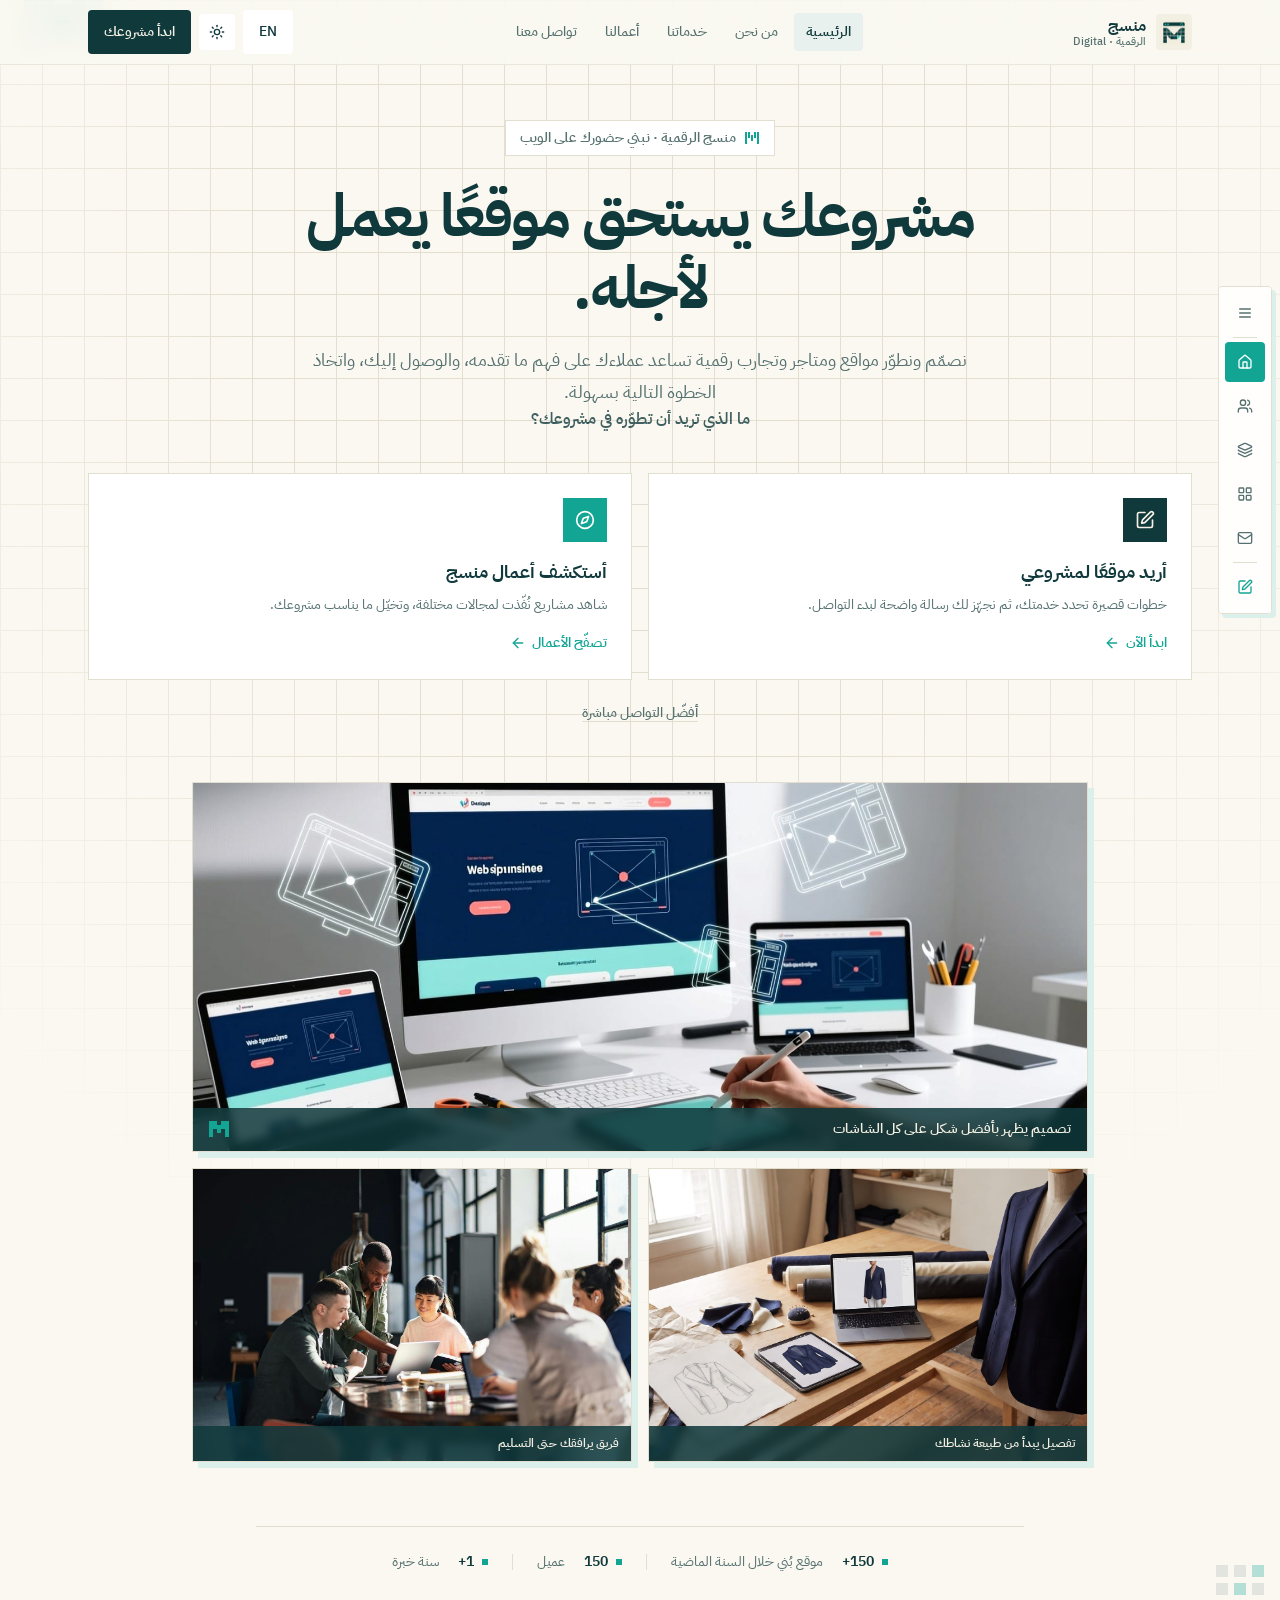
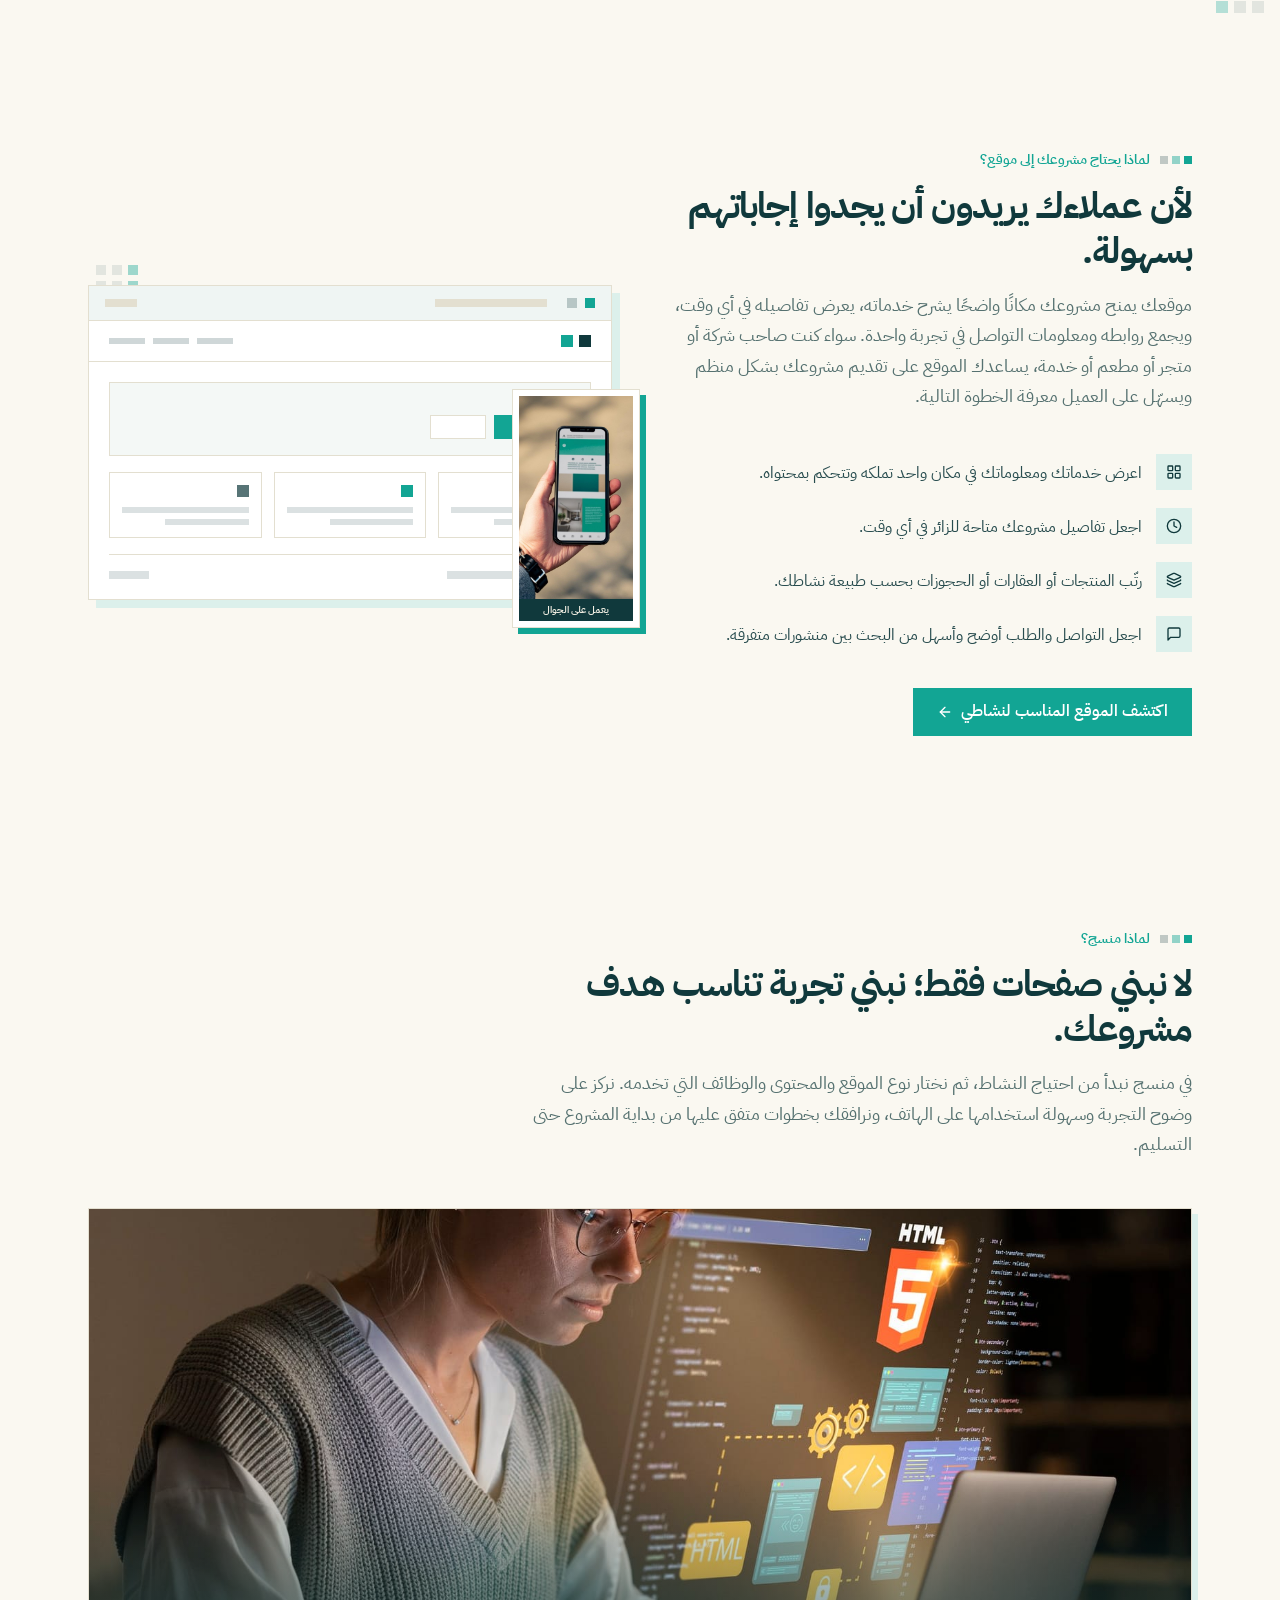
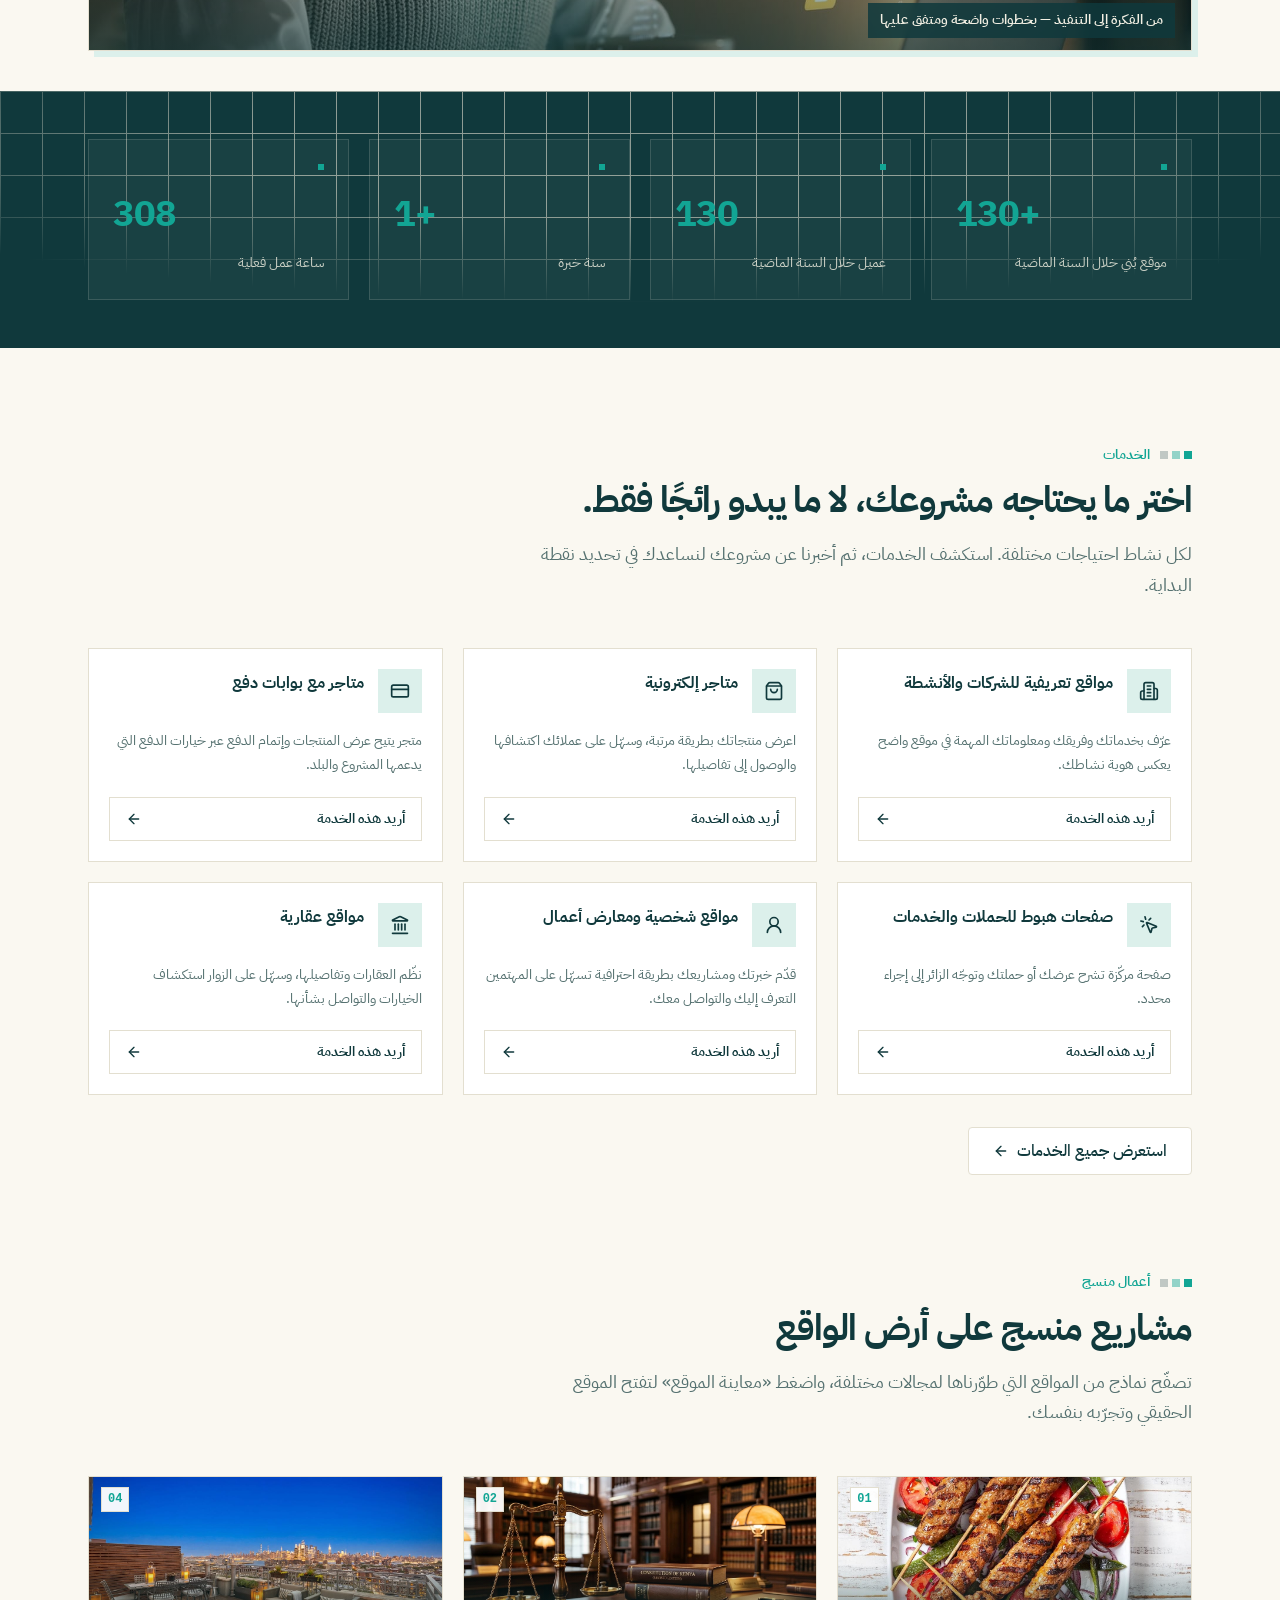
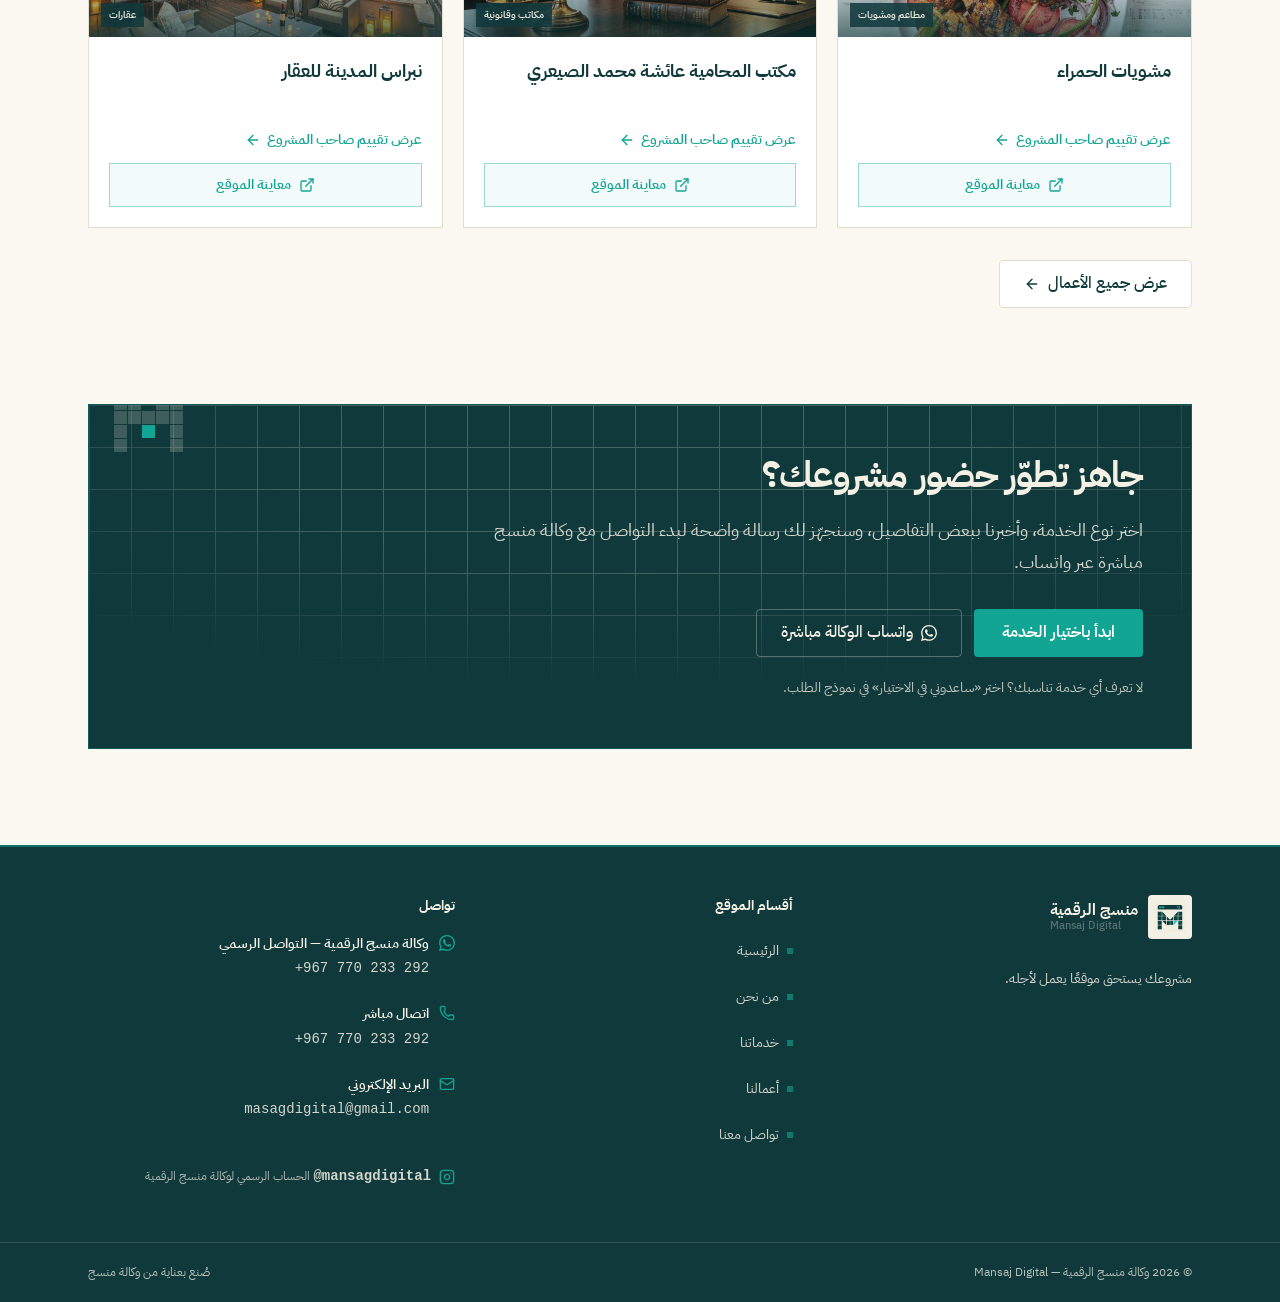
<file: upload/mansaj-extracted/index.html>
<!DOCTYPE html>
<html lang="ar" dir="rtl" data-title-ar="منسج الرقمية | Mansaj Digital — نبني حضورك على الويب" data-title-en="Mansaj Digital | منسج الرقمية — We build your web presence">
<head>
  <meta charset="UTF-8">
  <meta name="viewport" content="width=device-width, initial-scale=1">
  <title>منسج الرقمية | Mansaj Digital — نبني حضورك على الويب</title>
  <meta name="description" content="نصمّم ونطوّر مواقع ومتاجر وتجارب رقمية تساعد عملاءك على فهم ما تقدمه والوصول إليك واتخاذ الخطوة التالية بسهولة. أكثر من 150 موقعًا خلال السنة الماضية.">
  <meta name="theme-color" content="#faf8f1" media="(prefers-color-scheme: light)">
  <meta name="theme-color" content="#0b2426" media="(prefers-color-scheme: dark)">
  <meta property="og:type" content="website">
  <meta property="og:title" content="منسج الرقمية | Mansaj Digital">
  <meta property="og:description" content="مشروعك يستحق موقعًا يعمل لأجله. مواقع تعريفية، متاجر، صفحات هبوط، ومواقع حجز — نبني حضورك على الويب.">
  <meta property="og:image" content="assets/images/og-image.jpg">
  <meta property="og:locale" content="ar_YE">
  <link rel="icon" type="image/png" href="assets/icons/favicon.png">
  <link rel="apple-touch-icon" href="assets/icons/apple-touch-icon.png">
  <link rel="preconnect" href="https://fonts.googleapis.com">
  <link rel="preconnect" href="https://fonts.gstatic.com" crossorigin>
  <link href="https://fonts.googleapis.com/css2?family=IBM+Plex+Sans+Arabic:wght@300;400;500;600;700&display=swap" rel="stylesheet">
  <link rel="stylesheet" href="css/style.css">
  <link rel="stylesheet" href="css/responsive.css">
  <script>
    (function () {
      var d = document.documentElement;
      d.classList.add("js");
      try {
        var t = localStorage.getItem("mansaj-theme");
        if (!t) t = window.matchMedia("(prefers-color-scheme: dark)").matches ? "dark" : "light";
        if (t === "dark") d.classList.add("dark");
      } catch (e) {}
      try {
        var l = localStorage.getItem("mansaj-lang") || "ar";
        d.lang = l;
        d.dir = l === "ar" ? "rtl" : "ltr";
      } catch (e) {}
    })();
  </script>
</head>
<body>
  <a class="skip-link" href="#main" data-ar="تخطَّ إلى المحتوى" data-en="Skip to content">تخطَّ إلى المحتوى</a>

  <!-- ============ Header ============ -->
  <header class="site-header">
    <div class="container bar">
      <a href="index.html" class="brand-lockup" aria-label="منسج الرقمية — الرئيسية" data-ar-aria="منسج الرقمية — الرئيسية" data-en-aria="Mansaj Digital — Home">
        <span class="logo-plate"><img src="assets/logos/mansaj-logo-mark.png" alt="شعار منسج الرقمية" width="36" height="36"></span>
        <span class="brand-word">
          <span class="brand-name" data-ar="منسج" data-en="Mansaj">منسج</span>
          <span class="brand-sub" data-ar="الرقمية · Digital" data-en="Digital · الرقمية">الرقمية · Digital</span>
        </span>
      </a>
      <nav class="header-nav" aria-label="التنقل الرئيسي" data-ar-aria="التنقل الرئيسي" data-en-aria="Main navigation">
        <ul>
          <li><a href="index.html" aria-current="page" data-ar="الرئيسية" data-en="Home">الرئيسية</a></li>
          <li><a href="about.html" data-ar="من نحن" data-en="About">من نحن</a></li>
          <li><a href="services.html" data-ar="خدماتنا" data-en="Services">خدماتنا</a></li>
          <li><a href="projects.html" data-ar="أعمالنا" data-en="Work">أعمالنا</a></li>
          <li><a href="contact.html" data-ar="تواصل معنا" data-en="Contact">تواصل معنا</a></li>
        </ul>
      </nav>
      <div class="header-actions">
        <button class="btn btn-outline lang-toggle" type="button" aria-label="Switch to English" data-ar-aria="Switch to English" data-en-aria="التبديل إلى العربية">EN</button>
        <button class="btn btn-outline btn-icon theme-toggle" type="button" aria-label="تبديل المظهر بين الداكن والفاتح" data-ar-aria="تبديل المظهر بين الداكن والفاتح" data-en-aria="Toggle dark and light mode">
          <svg class="icon sun-i" aria-hidden="true"><use href="assets/icons/sprite.svg#i-sun"></use></svg>
          <svg class="icon moon-i" aria-hidden="true"><use href="assets/icons/sprite.svg#i-moon"></use></svg>
        </button>
        <a href="contact.html" class="btn btn-primary header-cta" data-ar="ابدأ مشروعك" data-en="Start your project">ابدأ مشروعك</a>
      </div>
    </div>
  </header>

  <!-- ============ Floating nav dock ============ -->
  <nav class="dock" aria-label="القائمة العائمة" data-ar-aria="القائمة العائمة" data-en-aria="Floating menu">
    <div class="dock-panel">
      <button type="button" class="dock-btn sheet-open-btn" aria-label="فتح القائمة الكاملة" data-ar-aria="فتح القائمة الكاملة" data-en-aria="Open the full menu" aria-expanded="false" aria-controls="site-sheet">
        <svg class="icon" aria-hidden="true"><use href="assets/icons/sprite.svg#i-menu"></use></svg>
        <span class="dock-tip" aria-hidden="true" data-ar="القائمة الكاملة" data-en="Full menu">القائمة الكاملة</span>
      </button>
      <span class="dock-sep" aria-hidden="true"></span>
      <a href="index.html" class="dock-btn" aria-current="page" aria-label="الرئيسية" data-ar-aria="الرئيسية" data-en-aria="Home">
        <svg class="icon" aria-hidden="true"><use href="assets/icons/sprite.svg#i-house"></use></svg>
        <span class="dock-tip" aria-hidden="true" data-ar="الرئيسية" data-en="Home">الرئيسية</span>
      </a>
      <a href="about.html" class="dock-btn" aria-label="من نحن" data-ar-aria="من نحن" data-en-aria="About">
        <svg class="icon" aria-hidden="true"><use href="assets/icons/sprite.svg#i-users"></use></svg>
        <span class="dock-tip" aria-hidden="true" data-ar="من نحن" data-en="About">من نحن</span>
      </a>
      <a href="services.html" class="dock-btn" aria-label="خدماتنا" data-ar-aria="خدماتنا" data-en-aria="Services">
        <svg class="icon" aria-hidden="true"><use href="assets/icons/sprite.svg#i-layers"></use></svg>
        <span class="dock-tip" aria-hidden="true" data-ar="خدماتنا" data-en="Services">خدماتنا</span>
      </a>
      <a href="projects.html" class="dock-btn" aria-label="أعمالنا" data-ar-aria="أعمالنا" data-en-aria="Work">
        <svg class="icon" aria-hidden="true"><use href="assets/icons/sprite.svg#i-layout-grid"></use></svg>
        <span class="dock-tip" aria-hidden="true" data-ar="أعمالنا" data-en="Work">أعمالنا</span>
      </a>
      <a href="contact.html" class="dock-btn" aria-label="تواصل معنا" data-ar-aria="تواصل معنا" data-en-aria="Contact">
        <svg class="icon" aria-hidden="true"><use href="assets/icons/sprite.svg#i-mail"></use></svg>
        <span class="dock-tip" aria-hidden="true" data-ar="تواصل معنا" data-en="Contact">تواصل معنا</span>
      </a>
      <span class="dock-sep" aria-hidden="true"></span>
      <a href="contact.html" class="dock-btn cta" aria-label="ابدأ مشروعك الآن" data-ar-aria="ابدأ مشروعك الآن" data-en-aria="Start your project now">
        <svg class="icon" aria-hidden="true"><use href="assets/icons/sprite.svg#i-square-pen"></use></svg>
        <span class="dock-tip" aria-hidden="true" data-ar="ابدأ مشروعك" data-en="Start your project">ابدأ مشروعك</span>
      </a>
    </div>
  </nav>

  <!-- ============ Mobile sheet ============ -->
  <div class="sheet-overlay" aria-hidden="true"></div>
  <aside class="sheet" id="site-sheet" role="dialog" aria-modal="true" aria-hidden="true" aria-label="قائمة التنقل" data-ar-aria="قائمة التنقل" data-en-aria="Navigation menu">
    <div class="sheet-head">
      <span class="brand-lockup">
        <span class="logo-plate"><img src="assets/logos/mansaj-logo-mark.png" alt="" width="36" height="36"></span>
        <span class="brand-word">
          <span class="brand-name" data-ar="منسج" data-en="Mansaj">منسج</span>
          <span class="brand-sub" data-ar="الرقمية · Digital" data-en="Digital · الرقمية">الرقمية · Digital</span>
        </span>
      </span>
      <button class="btn btn-outline btn-icon sheet-close" type="button" aria-label="إغلاق القائمة" data-ar-aria="إغلاق القائمة" data-en-aria="Close menu">
        <svg class="icon" aria-hidden="true"><use href="assets/icons/sprite.svg#i-x"></use></svg>
      </button>
    </div>
    <nav class="sheet-nav" aria-label="قائمة التنقل الكاملة" data-ar-aria="قائمة التنقل الكاملة" data-en-aria="Full navigation">
      <ul>
        <li><a href="index.html" aria-current="page"><svg class="icon" style="color:var(--brand)" aria-hidden="true"><use href="assets/icons/sprite.svg#i-house"></use></svg><span data-ar="الرئيسية" data-en="Home">الرئيسية</span><span class="num ltr">01</span></a></li>
        <li><a href="about.html"><svg class="icon" style="color:var(--brand)" aria-hidden="true"><use href="assets/icons/sprite.svg#i-users"></use></svg><span data-ar="من نحن" data-en="About">من نحن</span><span class="num ltr">02</span></a></li>
        <li><a href="services.html"><svg class="icon" style="color:var(--brand)" aria-hidden="true"><use href="assets/icons/sprite.svg#i-layers"></use></svg><span data-ar="خدماتنا" data-en="Services">خدماتنا</span><span class="num ltr">03</span></a></li>
        <li><a href="projects.html"><svg class="icon" style="color:var(--brand)" aria-hidden="true"><use href="assets/icons/sprite.svg#i-layout-grid"></use></svg><span data-ar="أعمالنا" data-en="Work">أعمالنا</span><span class="num ltr">04</span></a></li>
        <li><a href="contact.html"><svg class="icon" style="color:var(--brand)" aria-hidden="true"><use href="assets/icons/sprite.svg#i-mail"></use></svg><span data-ar="تواصل معنا" data-en="Contact">تواصل معنا</span><span class="num ltr">05</span></a></li>
      </ul>
    </nav>
    <div class="sheet-foot">
      <a href="contact.html" class="btn btn-primary btn-block" data-ar="أريد موقعًا لمشروعي" data-en="I want a website">أريد موقعًا لمشروعي</a>
      <a class="wa-line" href="https://wa.me/967770233292" target="_blank" rel="noopener noreferrer">
        <svg class="icon icon-fill" style="color:var(--brand)" aria-hidden="true"><use href="assets/icons/sprite.svg#i-whatsapp"></use></svg>
        <span data-ar="تواصل مباشر عبر واتساب" data-en="Chat on WhatsApp">تواصل مباشر عبر واتساب</span>
      </a>
      <a class="wa-line" href="mailto:masagdigital@gmail.com">
        <svg class="icon" style="color:var(--brand)" aria-hidden="true"><use href="assets/icons/sprite.svg#i-mail"></use></svg>
        <span data-ar="راسلنا عبر البريد" data-en="Email us">راسلنا عبر البريد</span>
      </a>
      <p class="brand-mini">
        <img src="assets/logos/mansaj-logo-mark-96.png" alt="" width="16" height="16">
        <span data-ar="وكالة منسج الرقمية" data-en="Mansaj Digital Agency">وكالة منسج الرقمية</span>
      </p>
    </div>
  </aside>

  <main id="main">
    <!-- ============ Hero ============ -->
    <section class="hero" id="home" aria-label="الواجهة الرئيسية" data-ar-aria="الواجهة الرئيسية" data-en-aria="Hero">
      <div class="bg-blueprint" aria-hidden="true"></div>
      <div class="hero-accent-tr" aria-hidden="true">
        <svg class="mosaic mosaic-lg text-brand-soft" viewBox="0 0 5 4" shape-rendering="crispEdges">
          <rect x="0" y="0" width="0.92" height="0.92" fill="currentColor"/><rect x="0" y="1" width="0.92" height="0.92" fill="currentColor"/><rect x="0" y="2" width="0.92" height="0.92" fill="currentColor"/><rect x="0" y="3" width="0.92" height="0.92" fill="currentColor"/>
          <rect x="4" y="0" width="0.92" height="0.92" fill="currentColor"/><rect x="4" y="1" width="0.92" height="0.92" fill="currentColor"/><rect x="4" y="2" width="0.92" height="0.92" fill="currentColor"/><rect x="4" y="3" width="0.92" height="0.92" fill="currentColor"/>
          <rect x="1" y="0" width="0.92" height="0.92" fill="currentColor"/><rect x="1" y="1" width="0.92" height="0.92" fill="currentColor"/>
          <rect x="3" y="0" width="0.92" height="0.92" fill="currentColor"/><rect x="3" y="1" width="0.92" height="0.92" fill="currentColor"/>
          <rect x="2" y="1" width="0.92" height="0.92" fill="currentColor"/><rect x="2" y="2" width="0.92" height="0.92" fill="currentColor"/>
          <rect x="2" y="2" width="0.92" height="0.92" class="accent" fill="var(--brand)"/>
        </svg>
      </div>
      <div class="hero-accent-bl" aria-hidden="true">
        <span></span><span></span><span></span><span></span><span></span><span></span><span></span><span></span><span></span>
      </div>

      <div class="container hero-inner">
        <div class="hero-center reveal">
          <span class="hero-badge">
            <svg class="mosaic mosaic-xs" style="color:var(--brand)" viewBox="0 0 5 4" shape-rendering="crispEdges" aria-hidden="true">
              <rect x="0" y="0" width="0.92" height="0.92" fill="currentColor"/><rect x="0" y="1" width="0.92" height="0.92" fill="currentColor"/><rect x="0" y="2" width="0.92" height="0.92" fill="currentColor"/><rect x="0" y="3" width="0.92" height="0.92" fill="currentColor"/>
              <rect x="4" y="0" width="0.92" height="0.92" fill="currentColor"/><rect x="4" y="1" width="0.92" height="0.92" fill="currentColor"/><rect x="4" y="2" width="0.92" height="0.92" fill="currentColor"/><rect x="4" y="3" width="0.92" height="0.92" fill="currentColor"/>
              <rect x="1" y="0" width="0.92" height="0.92" fill="currentColor"/><rect x="1" y="1" width="0.92" height="0.92" fill="currentColor"/>
              <rect x="3" y="0" width="0.92" height="0.92" fill="currentColor"/><rect x="3" y="1" width="0.92" height="0.92" fill="currentColor"/>
              <rect x="2" y="1" width="0.92" height="0.92" fill="currentColor"/><rect x="2" y="2" width="0.92" height="0.92" fill="currentColor"/>
              <rect x="2" y="2" width="0.92" height="0.92" class="accent" fill="var(--brand)"/>
            </svg>
            <span data-ar="منسج الرقمية · نبني حضورك على الويب" data-en="Mansaj Digital · We build your web presence">منسج الرقمية · نبني حضورك على الويب</span>
          </span>
          <h1 data-ar="مشروعك يستحق موقعًا يعمل لأجله." data-en="Your project deserves a website that works for it.">مشروعك يستحق موقعًا يعمل لأجله.</h1>
          <p class="lead" data-ar="نصمّم ونطوّر مواقع ومتاجر وتجارب رقمية تساعد عملاءك على فهم ما تقدمه، والوصول إليك، واتخاذ الخطوة التالية بسهولة." data-en="We design and build websites, stores, and digital experiences that help your customers understand your offer, reach you, and take the next step easily.">نصمّم ونطوّر مواقع ومتاجر وتجارب رقمية تساعد عملاءك على فهم ما تقدمه، والوصول إليك، واتخاذ الخطوة التالية بسهولة.</p>
        </div>

        <!-- The guiding question — two clear paths -->
        <div class="hero-paths-wrap reveal" style="--reveal-delay:.15s">
          <p class="hero-q" data-ar="ما الذي تريد أن تطوّره في مشروعك؟" data-en="What do you want to develop in your project?">ما الذي تريد أن تطوّره في مشروعك؟</p>
          <div class="hero-paths">
            <a class="path-card" href="contact.html" aria-label="أريد موقعًا لمشروعي — ابدأ طلب الخدمة" data-ar-aria="أريد موقعًا لمشروعي — ابدأ طلب الخدمة" data-en-aria="I want a website — start a request">
              <span class="path-icon"><svg class="icon" style="width:1.25rem;height:1.25rem" aria-hidden="true"><use href="assets/icons/sprite.svg#i-square-pen"></use></svg></span>
              <span class="path-title" data-ar="أريد موقعًا لمشروعي" data-en="I want a website for my project">أريد موقعًا لمشروعي</span>
              <span class="path-desc" data-ar="خطوات قصيرة تحدد خدمتك، ثم نجهّز لك رسالة واضحة لبدء التواصل." data-en="A few quick steps to define your service, then we prepare a clear message to start the conversation.">خطوات قصيرة تحدد خدمتك، ثم نجهّز لك رسالة واضحة لبدء التواصل.</span>
              <span class="path-link"><span data-ar="ابدأ الآن" data-en="Start now">ابدأ الآن</span><svg class="icon arrow-flip" aria-hidden="true"><use href="assets/icons/sprite.svg#i-arrow-left"></use></svg></span>
            </a>
            <a class="path-card alt mirror" href="projects.html" aria-label="استكشف أعمال منسج — انتقل إلى المعرض" data-ar-aria="استكشف أعمال منسج — انتقل إلى المعرض" data-en-aria="Explore Mansaj work — go to portfolio">
              <span class="path-icon"><svg class="icon" style="width:1.25rem;height:1.25rem" aria-hidden="true"><use href="assets/icons/sprite.svg#i-compass"></use></svg></span>
              <span class="path-title" data-ar="أستكشف أعمال منسج" data-en="Explore Mansaj's work">أستكشف أعمال منسج</span>
              <span class="path-desc" data-ar="شاهد مشاريع نُفّذت لمجالات مختلفة، وتخيّل ما يناسب مشروعك." data-en="See projects delivered across different fields and imagine yours.">شاهد مشاريع نُفّذت لمجالات مختلفة، وتخيّل ما يناسب مشروعك.</span>
              <span class="path-link"><span data-ar="تصفّح الأعمال" data-en="Browse work">تصفّح الأعمال</span><svg class="icon arrow-flip" aria-hidden="true"><use href="assets/icons/sprite.svg#i-arrow-left"></use></svg></span>
            </a>
          </div>
          <p class="hero-direct">
            <a href="contact.html" data-ar="أفضّل التواصل مباشرة" data-en="I prefer to get in touch directly">أفضّل التواصل مباشرة</a>
          </p>
        </div>

        <!-- Showcase -->
        <div class="hero-showcase reveal" style="--reveal-delay:.22s">
          <figure class="show-figure ratio-main">
            <img class="ratio-main-img" src="assets/images/show-workspace.jpg" alt="مساحة عمل تصميم مواقع فيها شاشات تعرض نماذج مواقع حديثة" data-ar-alt="مساحة عمل تصميم مواقع فيها شاشات تعرض نماذج مواقع حديثة" data-en-alt="Web design workspace with screens showing modern website mockups" loading="eager" width="1152" height="612">
            <figcaption>
              <span data-ar="تصميم يظهر بأفضل شكل على كل الشاشات" data-en="Design that shines on every screen">تصميم يظهر بأفضل شكل على كل الشاشات</span>
              <svg class="mosaic mosaic-sm" style="color:var(--brand)" viewBox="0 0 5 4" shape-rendering="crispEdges" aria-hidden="true">
                <rect x="0" y="0" width="0.92" height="0.92" fill="currentColor"/><rect x="0" y="1" width="0.92" height="0.92" fill="currentColor"/><rect x="0" y="2" width="0.92" height="0.92" fill="currentColor"/><rect x="0" y="3" width="0.92" height="0.92" fill="currentColor"/>
                <rect x="4" y="0" width="0.92" height="0.92" fill="currentColor"/><rect x="4" y="1" width="0.92" height="0.92" fill="currentColor"/><rect x="4" y="2" width="0.92" height="0.92" fill="currentColor"/><rect x="4" y="3" width="0.92" height="0.92" fill="currentColor"/>
                <rect x="1" y="0" width="0.92" height="0.92" fill="currentColor"/><rect x="1" y="1" width="0.92" height="0.92" fill="currentColor"/>
                <rect x="3" y="0" width="0.92" height="0.92" fill="currentColor"/><rect x="3" y="1" width="0.92" height="0.92" fill="currentColor"/>
                <rect x="2" y="1" width="0.92" height="0.92" fill="currentColor"/><rect x="2" y="2" width="0.92" height="0.92" fill="currentColor"/>
                <rect x="2" y="2" width="0.92" height="0.92" class="accent" fill="var(--brand)"/>
              </svg>
            </figcaption>
          </figure>
          <div class="showcase-grid">
            <figure class="show-figure sub">
              <img src="assets/images/show-atelier.jpg" alt="طاولة تفصيل عليها حاسوب محمول يعرض تصميمًا رقميًا" data-ar-alt="طاولة تفصيل عليها حاسوب محمول يعرض تصميمًا رقميًا" data-en-alt="A tailor's desk with a laptop showing a digital design" loading="lazy" width="560" height="350">
              <figcaption><span data-ar="تفصيل يبدأ من طبيعة نشاطك" data-en="Tailored to how your business works">تفصيل يبدأ من طبيعة نشاطك</span></figcaption>
            </figure>
            <figure class="show-figure sub">
              <img src="assets/images/show-team.jpg" alt="فريق منسج يعمل معًا حول حاسوب محمول" data-ar-alt="فريق منسج يعمل معًا حول حاسوب محمول" data-en-alt="The Mansaj team working together around a laptop" loading="lazy" width="560" height="350">
              <figcaption><span data-ar="فريق يرافقك حتى التسليم" data-en="A team with you until delivery">فريق يرافقك حتى التسليم</span></figcaption>
            </figure>
          </div>
        </div>

        <!-- Trust line -->
        <div class="trust-line reveal" style="--reveal-delay:.3s">
          <span class="item"><span class="dot" aria-hidden="true"></span><strong class="ltr">+150</strong>&nbsp;<span data-ar="موقع بُني خلال السنة الماضية" data-en="websites built last year">موقع بُني خلال السنة الماضية</span></span>
          <span class="vr" aria-hidden="true"></span>
          <span class="item"><span class="dot" aria-hidden="true"></span><strong class="ltr">150</strong>&nbsp;<span data-ar="عميل" data-en="clients">عميل</span></span>
          <span class="vr" aria-hidden="true"></span>
          <span class="item"><span class="dot" aria-hidden="true"></span><strong class="ltr">+1</strong>&nbsp;<span data-ar="سنة خبرة" data-en="year of experience">سنة خبرة</span></span>
        </div>
      </div>
    </section>

    <!-- ============ Why a website ============ -->
    <section class="section" id="why-site" aria-label="لماذا يحتاج مشروعك إلى موقع" data-ar-aria="لماذا يحتاج مشروعك إلى موقع" data-en-aria="Why your project needs a website">
      <div class="container">
        <div class="why-grid">
          <div class="reveal">
            <div class="section-heading heading-less">
              <p class="eyebrow"><span class="squares-strip" aria-hidden="true"><i></i></span><span data-ar="لماذا يحتاج مشروعك إلى موقع؟" data-en="Why does your project need a website?">لماذا يحتاج مشروعك إلى موقع؟</span></p>
              <h2 data-ar="لأن عملاءك يريدون أن يجدوا إجاباتهم بسهولة." data-en="Because your customers want to find their answers easily.">لأن عملاءك يريدون أن يجدوا إجاباتهم بسهولة.</h2>
              <p class="desc" data-ar="موقعك يمنح مشروعك مكانًا واضحًا يشرح خدماته، يعرض تفاصيله في أي وقت، ويجمع روابطه ومعلومات التواصل في تجربة واحدة. سواء كنت صاحب شركة أو متجر أو مطعم أو خدمة، يساعدك الموقع على تقديم مشروعك بشكل منظم ويسهّل على العميل معرفة الخطوة التالية." data-en="Your website gives your project a clear home that explains its services, shows its details at any time, and brings its links and contact information into one experience. Whether you run a company, a store, a restaurant, or a service, a website helps you present your business in an organized way and makes it easy for customers to know the next step.">موقعك يمنح مشروعك مكانًا واضحًا يشرح خدماته، يعرض تفاصيله في أي وقت، ويجمع روابطه ومعلومات التواصل في تجربة واحدة. سواء كنت صاحب شركة أو متجر أو مطعم أو خدمة، يساعدك الموقع على تقديم مشروعك بشكل منظم ويسهّل على العميل معرفة الخطوة التالية.</p>
            </div>
            <ul class="bullets">
              <li>
                <span class="b-icon"><svg class="icon" aria-hidden="true"><use href="assets/icons/sprite.svg#i-layout-grid"></use></svg></span>
                <p data-ar="اعرض خدماتك ومعلوماتك في مكان واحد تملكه وتتحكم بمحتواه." data-en="Present your services and information in one place you own and control.">اعرض خدماتك ومعلوماتك في مكان واحد تملكه وتتحكم بمحتواه.</p>
              </li>
              <li>
                <span class="b-icon"><svg class="icon" aria-hidden="true"><use href="assets/icons/sprite.svg#i-clock"></use></svg></span>
                <p data-ar="اجعل تفاصيل مشروعك متاحة للزائر في أي وقت." data-en="Keep your project details available to visitors at any time.">اجعل تفاصيل مشروعك متاحة للزائر في أي وقت.</p>
              </li>
              <li>
                <span class="b-icon"><svg class="icon" aria-hidden="true"><use href="assets/icons/sprite.svg#i-layers"></use></svg></span>
                <p data-ar="رتّب المنتجات أو العقارات أو الحجوزات بحسب طبيعة نشاطك." data-en="Arrange products, properties, or bookings around the nature of your business.">رتّب المنتجات أو العقارات أو الحجوزات بحسب طبيعة نشاطك.</p>
              </li>
              <li>
                <span class="b-icon"><svg class="icon" aria-hidden="true"><use href="assets/icons/sprite.svg#i-message-square"></use></svg></span>
                <p data-ar="اجعل التواصل والطلب أوضح وأسهل من البحث بين منشورات متفرقة." data-en="Make contact and orders clearer and easier than searching through scattered posts.">اجعل التواصل والطلب أوضح وأسهل من البحث بين منشورات متفرقة.</p>
              </li>
            </ul>
            <div style="margin-top:2.25rem">
              <a href="services.html" class="btn btn-brand btn-lg" style="border-radius:0">
                <span data-ar="اكتشف الموقع المناسب لنشاطي" data-en="Discover the right website for my business">اكتشف الموقع المناسب لنشاطي</span>
                <svg class="icon arrow-flip" aria-hidden="true"><use href="assets/icons/sprite.svg#i-arrow-left"></use></svg>
              </a>
            </div>
          </div>

          <!-- CSS website mockup -->
          <div class="reveal" style="--reveal-delay:.12s">
            <div class="mockup" aria-hidden="true">
              <div class="mosaic-back"><span></span><span></span><span></span><span></span><span></span><span></span></div>
              <figure class="phone-card">
                <span class="shot"><img src="assets/images/phone-site.jpg" alt="" loading="lazy" width="128" height="228"></span>
                <figcaption data-ar="يعمل على الجوال" data-en="Works on mobile">يعمل على الجوال</figcaption>
              </figure>
              <div class="browser">
                <div class="browser-bar">
                  <span class="dot-brand"></span><span class="dot-dim"></span>
                  <span class="line" style="margin-inline-start:.75rem;width:7rem;max-width:40%"></span>
                  <span class="line" style="margin-inline-start:auto;width:2rem"></span>
                </div>
                <div class="browser-head">
                  <span class="marks"><span class="m1"></span><span class="m2"></span></span>
                  <span class="nav-lines"><span></span><span></span><span></span></span>
                </div>
                <div class="browser-body">
                  <div class="mock-hero">
                    <span class="t1"></span><span class="t2"></span><span class="t3"></span>
                    <span class="btns"><span class="b1"></span><span class="b2"></span></span>
                  </div>
                  <div class="mock-cards">
                    <div class="mock-card"><span class="sq"></span><span class="l1"></span><span class="l2"></span></div>
                    <div class="mock-card alt"><span class="sq"></span><span class="l1"></span><span class="l2"></span></div>
                    <div class="mock-card"><span class="sq"></span><span class="l1"></span><span class="l2"></span></div>
                  </div>
                  <div class="mock-foot">
                    <span class="dot"></span><span class="l" style="width:8rem"></span><span class="l" style="margin-inline-start:auto;width:2.5rem"></span>
                  </div>
                </div>
              </div>
            </div>
          </div>
        </div>
      </div>
    </section>

    <!-- ============ Why Mansaj + honest stats ============ -->
    <section class="section" id="why-mansaj" aria-label="لماذا منسج" data-ar-aria="لماذا منسج" data-en-aria="Why Mansaj" style="padding-bottom:0">
      <div class="container">
        <div class="section-heading reveal">
          <p class="eyebrow"><span class="squares-strip" aria-hidden="true"><i></i></span><span data-ar="لماذا منسج؟" data-en="Why Mansaj?">لماذا منسج؟</span></p>
          <h2 data-ar="لا نبني صفحات فقط؛ نبني تجربة تناسب هدف مشروعك." data-en="We don't just build pages; we build an experience that fits your project's goal.">لا نبني صفحات فقط؛ نبني تجربة تناسب هدف مشروعك.</h2>
          <p class="desc" data-ar="في منسج نبدأ من احتياج النشاط، ثم نختار نوع الموقع والمحتوى والوظائف التي تخدمه. نركز على وضوح التجربة وسهولة استخدامها على الهاتف، ونرافقك بخطوات متفق عليها من بداية المشروع حتى التسليم." data-en="At Mansaj we start from what your business needs, then choose the website type, content, and features that serve it. We focus on a clear experience that is easy to use on the phone, and we walk with you through agreed steps from the start of the project until delivery.">في منسج نبدأ من احتياج النشاط، ثم نختار نوع الموقع والمحتوى والوظائف التي تخدمه. نركز على وضوح التجربة وسهولة استخدامها على الهاتف، ونرافقك بخطوات متفق عليها من بداية المشروع حتى التسليم.</p>
        </div>
        <figure class="figure-banner reveal" style="--reveal-delay:.1s;margin-bottom:2.5rem">
          <div class="img-wrap">
            <img src="assets/images/dev-work.jpg" alt="مطوّرة تبني موقعًا على حاسوبها المحمول" data-ar-alt="مطوّرة تبني موقعًا على حاسوبها المحمول" data-en-alt="A developer building a website on her laptop" loading="lazy" width="1152" height="648">
          </div>
          <figcaption data-ar="من الفكرة إلى التنفيذ — بخطوات واضحة ومتفق عليها" data-en="From the idea to the implementation — clear, agreed steps">من الفكرة إلى التنفيذ — بخطوات واضحة ومتفق عليها</figcaption>
        </figure>
      </div>

      <div class="stats-band">
        <div class="bg-blueprint" aria-hidden="true"></div>
        <div class="container inner">
          <div class="stats-grid">
            <div class="stat-card reveal">
              <span class="dot" aria-hidden="true"></span>
              <p class="value ltr" data-count="150" data-suffix="+">150+</p>
              <p class="label" data-ar="موقع بُني خلال السنة الماضية" data-en="websites built last year">موقع بُني خلال السنة الماضية</p>
            </div>
            <div class="stat-card reveal" style="--reveal-delay:.08s">
              <span class="dot" aria-hidden="true"></span>
              <p class="value ltr" data-count="150">150</p>
              <p class="label" data-ar="عميل خلال السنة الماضية" data-en="clients last year">عميل خلال السنة الماضية</p>
            </div>
            <div class="stat-card reveal" style="--reveal-delay:.16s">
              <span class="dot" aria-hidden="true"></span>
              <p class="value ltr" data-count="1" data-suffix="+">1+</p>
              <p class="label" data-ar="سنة خبرة" data-en="year of experience">سنة خبرة</p>
            </div>
            <div class="stat-card reveal" style="--reveal-delay:.24s">
              <span class="dot" aria-hidden="true"></span>
              <p class="value ltr" data-count="356">356</p>
              <p class="label" data-ar="ساعة عمل فعلية" data-en="actual working hours">ساعة عمل فعلية</p>
            </div>
          </div>
        </div>
      </div>
    </section>

    <!-- ============ Services preview ============ -->
    <section class="section" id="services" aria-label="خدمات منسج" data-ar-aria="خدمات منسج" data-en-aria="Mansaj services">
      <div class="container">
        <div class="section-heading reveal">
          <p class="eyebrow"><span class="squares-strip" aria-hidden="true"><i></i></span><span data-ar="الخدمات" data-en="Services">الخدمات</span></p>
          <h2 data-ar="اختر ما يحتاجه مشروعك، لا ما يبدو رائجًا فقط." data-en="Choose what your project needs, not just what looks trendy.">اختر ما يحتاجه مشروعك، لا ما يبدو رائجًا فقط.</h2>
          <p class="desc" data-ar="لكل نشاط احتياجات مختلفة. استكشف الخدمات، ثم أخبرنا عن مشروعك لنساعدك في تحديد نقطة البداية." data-en="Every business has different needs. Explore the services, then tell us about your project so we can help you find the right starting point.">لكل نشاط احتياجات مختلفة. استكشف الخدمات، ثم أخبرنا عن مشروعك لنساعدك في تحديد نقطة البداية.</p>
        </div>

        <div class="cards-grid services-grid">
          <article class="service-card reveal">
            <div class="head">
              <span class="s-icon"><svg class="icon" aria-hidden="true"><use href="assets/icons/sprite.svg#i-building-2"></use></svg></span>
              <h3 data-ar="مواقع تعريفية للشركات والأنشطة" data-en="Corporate & business websites">مواقع تعريفية للشركات والأنشطة</h3>
            </div>
            <p class="s-desc" data-ar="عرّف بخدماتك وفريقك ومعلوماتك المهمة في موقع واضح يعكس هوية نشاطك." data-en="Introduce your services, team, and key information in a clear website that reflects your identity.">عرّف بخدماتك وفريقك ومعلوماتك المهمة في موقع واضح يعكس هوية نشاطك.</p>
            <div class="s-action"><a href="contact.html?service=corporate" class="btn"><span data-ar="أريد هذه الخدمة" data-en="I want this service">أريد هذه الخدمة</span><svg class="icon arrow-flip" aria-hidden="true"><use href="assets/icons/sprite.svg#i-arrow-left"></use></svg></a></div>
          </article>
          <article class="service-card reveal" style="--reveal-delay:.08s">
            <div class="head">
              <span class="s-icon"><svg class="icon" aria-hidden="true"><use href="assets/icons/sprite.svg#i-shopping-bag"></use></svg></span>
              <h3 data-ar="متاجر إلكترونية" data-en="Online stores">متاجر إلكترونية</h3>
            </div>
            <p class="s-desc" data-ar="اعرض منتجاتك بطريقة مرتبة، وسهّل على عملائك اكتشافها والوصول إلى تفاصيلها." data-en="Present your products in an organized way and make them easy to discover.">اعرض منتجاتك بطريقة مرتبة، وسهّل على عملائك اكتشافها والوصول إلى تفاصيلها.</p>
            <div class="s-action"><a href="contact.html?service=store" class="btn"><span data-ar="أريد هذه الخدمة" data-en="I want this service">أريد هذه الخدمة</span><svg class="icon arrow-flip" aria-hidden="true"><use href="assets/icons/sprite.svg#i-arrow-left"></use></svg></a></div>
          </article>
          <article class="service-card reveal" style="--reveal-delay:.16s">
            <div class="head">
              <span class="s-icon"><svg class="icon" aria-hidden="true"><use href="assets/icons/sprite.svg#i-credit-card"></use></svg></span>
              <h3 data-ar="متاجر مع بوابات دفع" data-en="Stores with payment gateways">متاجر مع بوابات دفع</h3>
            </div>
            <p class="s-desc" data-ar="متجر يتيح عرض المنتجات وإتمام الدفع عبر خيارات الدفع التي يدعمها المشروع والبلد." data-en="A store that supports product display and checkout via the payment options available in your country.">متجر يتيح عرض المنتجات وإتمام الدفع عبر خيارات الدفع التي يدعمها المشروع والبلد.</p>
            <div class="s-action"><a href="contact.html?service=store-payment" class="btn"><span data-ar="أريد هذه الخدمة" data-en="I want this service">أريد هذه الخدمة</span><svg class="icon arrow-flip" aria-hidden="true"><use href="assets/icons/sprite.svg#i-arrow-left"></use></svg></a></div>
          </article>
          <article class="service-card reveal" style="--reveal-delay:.24s">
            <div class="head">
              <span class="s-icon"><svg class="icon" aria-hidden="true"><use href="assets/icons/sprite.svg#i-mouse-pointer-click"></use></svg></span>
              <h3 data-ar="صفحات هبوط للحملات والخدمات" data-en="Landing pages">صفحات هبوط للحملات والخدمات</h3>
            </div>
            <p class="s-desc" data-ar="صفحة مركّزة تشرح عرضك أو حملتك وتوجّه الزائر إلى إجراء محدد." data-en="A focused page that explains your offer or campaign and drives one clear action.">صفحة مركّزة تشرح عرضك أو حملتك وتوجّه الزائر إلى إجراء محدد.</p>
            <div class="s-action"><a href="contact.html?service=landing" class="btn"><span data-ar="أريد هذه الخدمة" data-en="I want this service">أريد هذه الخدمة</span><svg class="icon arrow-flip" aria-hidden="true"><use href="assets/icons/sprite.svg#i-arrow-left"></use></svg></a></div>
          </article>
          <article class="service-card reveal" style="--reveal-delay:.32s">
            <div class="head">
              <span class="s-icon"><svg class="icon" aria-hidden="true"><use href="assets/icons/sprite.svg#i-user-round"></use></svg></span>
              <h3 data-ar="مواقع شخصية ومعارض أعمال" data-en="Personal sites & portfolios">مواقع شخصية ومعارض أعمال</h3>
            </div>
            <p class="s-desc" data-ar="قدّم خبرتك ومشاريعك بطريقة احترافية تسهّل على المهتمين التعرف إليك والتواصل معك." data-en="Present your expertise and projects professionally so the right people reach out.">قدّم خبرتك ومشاريعك بطريقة احترافية تسهّل على المهتمين التعرف إليك والتواصل معك.</p>
            <div class="s-action"><a href="contact.html?service=personal" class="btn"><span data-ar="أريد هذه الخدمة" data-en="I want this service">أريد هذه الخدمة</span><svg class="icon arrow-flip" aria-hidden="true"><use href="assets/icons/sprite.svg#i-arrow-left"></use></svg></a></div>
          </article>
          <article class="service-card reveal" style="--reveal-delay:.4s">
            <div class="head">
              <span class="s-icon"><svg class="icon" aria-hidden="true"><use href="assets/icons/sprite.svg#i-landmark"></use></svg></span>
              <h3 data-ar="مواقع عقارية" data-en="Real estate websites">مواقع عقارية</h3>
            </div>
            <p class="s-desc" data-ar="نظّم العقارات وتفاصيلها، وسهّل على الزوار استكشاف الخيارات والتواصل بشأنها." data-en="Organize listings and details so visitors can explore options and get in touch.">نظّم العقارات وتفاصيلها، وسهّل على الزوار استكشاف الخيارات والتواصل بشأنها.</p>
            <div class="s-action"><a href="contact.html?service=realty" class="btn"><span data-ar="أريد هذه الخدمة" data-en="I want this service">أريد هذه الخدمة</span><svg class="icon arrow-flip" aria-hidden="true"><use href="assets/icons/sprite.svg#i-arrow-left"></use></svg></a></div>
          </article>
        </div>

        <div class="reveal" style="margin-top:2rem">
          <a href="services.html" class="btn btn-outline btn-lg">
            <span data-ar="استعرض جميع الخدمات" data-en="View all services">استعرض جميع الخدمات</span>
            <svg class="icon arrow-flip" aria-hidden="true"><use href="assets/icons/sprite.svg#i-arrow-left"></use></svg>
          </a>
        </div>
      </div>
    </section>

    <!-- ============ Portfolio preview ============ -->
    <section class="section" id="portfolio" aria-label="أعمال منسج" data-ar-aria="أعمال منسج" data-en-aria="Mansaj's work" style="padding-top:0">
      <div class="container">
        <div class="section-heading reveal">
          <p class="eyebrow"><span class="squares-strip" aria-hidden="true"><i></i></span><span data-ar="أعمال منسج" data-en="Mansaj's work">أعمال منسج</span></p>
          <h2 data-ar="مشاريع منسج على أرض الواقع" data-en="Mansaj projects in the real world">مشاريع منسج على أرض الواقع</h2>
          <p class="desc" data-ar="تصفّح نماذج من المواقع التي طوّرناها لمجالات مختلفة، واضغط «معاينة الموقع» لتفتح الموقع الحقيقي وتجرّبه بنفسك." data-en="Browse a selection of the websites we built for different fields. Hit “Preview website” to open the live site and try it yourself.">تصفّح نماذج من المواقع التي طوّرناها لمجالات مختلفة، واضغط «معاينة الموقع» لتفتح الموقع الحقيقي وتجرّبه بنفسك.</p>
        </div>

        <div class="cards-grid services-grid">
          <article class="project-card reveal" data-category="restaurants" data-url="https://alhamraa.netlify.app/">
            <div class="banner">
              <img src="assets/images/cat-restaurants.jpg" alt="أطباق مشويات على مائدة مطعم" data-ar-alt="أطباق مشويات على مائدة مطعم" data-en-alt="Grilled dishes served at a restaurant table" loading="lazy" width="560" height="320">
              <span class="no-badge ltr">01</span>
              <span class="cat-badge" data-ar="مطاعم ومشويات" data-en="Restaurants">مطاعم ومشويات</span>
            </div>
            <div class="body">
              <h3 data-ar="مشويات الحمراء" data-en="Al-Hamra Grills">مشويات الحمراء</h3>
              <span class="feedback-row"><span data-ar="عرض تقييم صاحب المشروع" data-en="View project owner feedback">عرض تقييم صاحب المشروع</span><svg class="icon arrow-flip" aria-hidden="true"><use href="assets/icons/sprite.svg#i-arrow-left"></use></svg></span>
              <a class="preview-btn" href="https://alhamraa.netlify.app/" target="_blank" rel="noopener noreferrer" aria-label="معاينة موقع مشويات الحمراء في نافذة جديدة" data-ar-aria="معاينة موقع مشويات الحمراء في نافذة جديدة" data-en-aria="Preview the Al-Hamra Grills website in a new tab">
                <svg class="icon" aria-hidden="true"><use href="assets/icons/sprite.svg#i-external-link"></use></svg>
                <span data-ar="معاينة الموقع" data-en="Preview website">معاينة الموقع</span>
              </a>
            </div>
            <a class="cover-btn" href="projects.html" aria-label="عرض مشروع مشويات الحمراء في صفحة الأعمال" data-ar-aria="عرض مشروع مشويات الحمراء في صفحة الأعمال" data-en-aria="Open the Al-Hamra Grills project in the work page"></a>
          </article>

          <article class="project-card reveal" style="--reveal-delay:.08s" data-category="legal" data-url="https://aishalaw.netlify.app/">
            <div class="banner">
              <img src="assets/images/cat-legal.jpg" alt="ميزان العدالة وكتب قانونية في مكتب محاماة" data-ar-alt="ميزان العدالة وكتب قانونية في مكتب محاماة" data-en-alt="Scales of justice and law books in a law office" loading="lazy" width="560" height="320">
              <span class="no-badge ltr">02</span>
              <span class="cat-badge" data-ar="مكاتب وقانونية" data-en="Legal offices">مكاتب وقانونية</span>
            </div>
            <div class="body">
              <h3 data-ar="مكتب المحامية عائشة محمد الصيعري" data-en="Law Office of Aisha Mohammed Al-Sayari">مكتب المحامية عائشة محمد الصيعري</h3>
              <span class="feedback-row"><span data-ar="عرض تقييم صاحب المشروع" data-en="View project owner feedback">عرض تقييم صاحب المشروع</span><svg class="icon arrow-flip" aria-hidden="true"><use href="assets/icons/sprite.svg#i-arrow-left"></use></svg></span>
              <a class="preview-btn" href="https://aishalaw.netlify.app/" target="_blank" rel="noopener noreferrer" aria-label="معاينة موقع مكتب المحامية عائشة محمد الصيعري في نافذة جديدة" data-ar-aria="معاينة موقع مكتب المحامية عائشة محمد الصيعري في نافذة جديدة" data-en-aria="Preview the Law Office of Aisha Mohammed Al-Sayari website in a new tab">
                <svg class="icon" aria-hidden="true"><use href="assets/icons/sprite.svg#i-external-link"></use></svg>
                <span data-ar="معاينة الموقع" data-en="Preview website">معاينة الموقع</span>
              </a>
            </div>
            <a class="cover-btn" href="projects.html" aria-label="عرض مشروع مكتب المحامية عائشة في صفحة الأعمال" data-ar-aria="عرض مشروع مكتب المحامية عائشة في صفحة الأعمال" data-en-aria="Open the Law Office of Aisha project in the work page"></a>
          </article>

          <article class="project-card reveal" style="--reveal-delay:.16s" data-category="realty" data-url="https://nebrasestate.netlify.app/">
            <div class="banner">
              <img src="assets/images/cat-realty.jpg" alt="شرفة عقار مطلة على أفق المدينة" data-ar-alt="شرفة عقار مطلة على أفق المدينة" data-en-alt="A real-estate terrace overlooking the city skyline" loading="lazy" width="560" height="320">
              <span class="no-badge ltr">04</span>
              <span class="cat-badge" data-ar="عقارات" data-en="Real estate">عقارات</span>
            </div>
            <div class="body">
              <h3 data-ar="نبراس المدينة للعقار" data-en="Nibras Al-Madinah Real Estate">نبراس المدينة للعقار</h3>
              <span class="feedback-row"><span data-ar="عرض تقييم صاحب المشروع" data-en="View project owner feedback">عرض تقييم صاحب المشروع</span><svg class="icon arrow-flip" aria-hidden="true"><use href="assets/icons/sprite.svg#i-arrow-left"></use></svg></span>
              <a class="preview-btn" href="https://nebrasestate.netlify.app/" target="_blank" rel="noopener noreferrer" aria-label="معاينة موقع نبراس المدينة للعقار في نافذة جديدة" data-ar-aria="معاينة موقع نبراس المدينة للعقار في نافذة جديدة" data-en-aria="Preview the Nibras Al-Madinah Real Estate website in a new tab">
                <svg class="icon" aria-hidden="true"><use href="assets/icons/sprite.svg#i-external-link"></use></svg>
                <span data-ar="معاينة الموقع" data-en="Preview website">معاينة الموقع</span>
              </a>
            </div>
            <a class="cover-btn" href="projects.html" aria-label="عرض مشروع نبراس المدينة في صفحة الأعمال" data-ar-aria="عرض مشروع نبراس المدينة في صفحة الأعمال" data-en-aria="Open the Nibras Al-Madinah project in the work page"></a>
          </article>
        </div>

        <div class="reveal" style="margin-top:2rem">
          <a href="projects.html" class="btn btn-outline btn-lg">
            <span data-ar="عرض جميع الأعمال" data-en="View all work">عرض جميع الأعمال</span>
            <svg class="icon arrow-flip" aria-hidden="true"><use href="assets/icons/sprite.svg#i-arrow-left"></use></svg>
          </a>
        </div>
      </div>
    </section>

    <!-- ============ Contact CTA ============ -->
    <section class="section" id="contact" aria-label="تواصل مع منسج" data-ar-aria="تواصل مع منسج" data-en-aria="Contact Mansaj" style="padding-top:0">
      <div class="container">
        <div class="cta-panel reveal">
          <div class="bg-blueprint" aria-hidden="true"></div>
          <svg class="mosaic mosaic-md panel-mark" viewBox="0 0 5 4" shape-rendering="crispEdges" aria-hidden="true">
            <rect x="0" y="0" width="0.92" height="0.92" fill="currentColor"/><rect x="0" y="1" width="0.92" height="0.92" fill="currentColor"/><rect x="0" y="2" width="0.92" height="0.92" fill="currentColor"/><rect x="0" y="3" width="0.92" height="0.92" fill="currentColor"/>
            <rect x="4" y="0" width="0.92" height="0.92" fill="currentColor"/><rect x="4" y="1" width="0.92" height="0.92" fill="currentColor"/><rect x="4" y="2" width="0.92" height="0.92" fill="currentColor"/><rect x="4" y="3" width="0.92" height="0.92" fill="currentColor"/>
            <rect x="1" y="0" width="0.92" height="0.92" fill="currentColor"/><rect x="1" y="1" width="0.92" height="0.92" fill="currentColor"/>
            <rect x="3" y="0" width="0.92" height="0.92" fill="currentColor"/><rect x="3" y="1" width="0.92" height="0.92" fill="currentColor"/>
            <rect x="2" y="1" width="0.92" height="0.92" fill="currentColor"/><rect x="2" y="2" width="0.92" height="0.92" fill="currentColor"/>
            <rect x="2" y="2" width="0.92" height="0.92" class="accent" fill="var(--brand)"/>
          </svg>
          <h2 data-ar="جاهز تطوّر حضور مشروعك؟" data-en="Ready to develop your project's presence?">جاهز تطوّر حضور مشروعك؟</h2>
          <p class="panel-desc" data-ar="اختر نوع الخدمة، وأخبرنا ببعض التفاصيل، وسنجهّز لك رسالة واضحة لبدء التواصل مع وكالة منسج مباشرة عبر واتساب." data-en="Pick your service type, tell us a few details, and we'll prepare a clear message to start the conversation with the Mansaj agency directly on WhatsApp.">اختر نوع الخدمة، وأخبرنا ببعض التفاصيل، وسنجهّز لك رسالة واضحة لبدء التواصل مع وكالة منسج مباشرة عبر واتساب.</p>
          <div class="panel-actions">
            <a href="contact.html" class="btn btn-brand btn-lg" style="border-radius:.25rem;padding-inline:1.75rem">
              <span data-ar="ابدأ باختيار الخدمة" data-en="Start by choosing a service">ابدأ باختيار الخدمة</span>
            </a>
            <a href="https://wa.me/967770233292" target="_blank" rel="noopener noreferrer" class="btn btn-lg" style="border-radius:.25rem;border:1px solid color-mix(in srgb, var(--deep-foreground) 30%, transparent);color:var(--deep-foreground)">
              <svg class="icon icon-fill" aria-hidden="true"><use href="assets/icons/sprite.svg#i-whatsapp"></use></svg>
              <span data-ar="واتساب الوكالة مباشرة" data-en="WhatsApp the agency directly">واتساب الوكالة مباشرة</span>
            </a>
          </div>
          <p class="panel-note" data-ar="لا تعرف أي خدمة تناسبك؟ اختر «ساعدوني في الاختيار» في نموذج الطلب." data-en="Not sure which service fits? Choose “Help me choose” in the request form.">لا تعرف أي خدمة تناسبك؟ اختر «ساعدوني في الاختيار» في نموذج الطلب.</p>
        </div>
      </div>
    </section>
  </main>

  <!-- ============ Footer ============ -->
  <footer class="site-footer">
    <div class="container footer-grid">
      <div class="footer-brand">
        <span class="brand-lockup">
          <span class="logo-plate lg"><img src="assets/logos/mansaj-logo-mark.png" alt="شعار منسج الرقمية" width="44" height="44"></span>
          <span class="brand-word">
            <span class="brand-name" data-ar="منسج الرقمية" data-en="Mansaj Digital">منسج الرقمية</span>
            <span class="brand-sub ltr" data-ar="Mansaj Digital" data-en="منسج الرقمية">Mansaj Digital</span>
          </span>
        </span>
        <p class="tagline" data-ar="مشروعك يستحق موقعًا يعمل لأجله." data-en="Your project deserves a website that works for it.">مشروعك يستحق موقعًا يعمل لأجله.</p>
      </div>

      <nav class="footer-col" aria-label="روابط الأقسام" data-ar-aria="روابط الأقسام" data-en-aria="Section links">
        <p class="col-title" data-ar="أقسام الموقع" data-en="Site sections">أقسام الموقع</p>
        <ul>
          <li><a href="index.html"><span class="dot" aria-hidden="true"></span><span data-ar="الرئيسية" data-en="Home">الرئيسية</span></a></li>
          <li><a href="about.html"><span class="dot" aria-hidden="true"></span><span data-ar="من نحن" data-en="About">من نحن</span></a></li>
          <li><a href="services.html"><span class="dot" aria-hidden="true"></span><span data-ar="خدماتنا" data-en="Services">خدماتنا</span></a></li>
          <li><a href="projects.html"><span class="dot" aria-hidden="true"></span><span data-ar="أعمالنا" data-en="Work">أعمالنا</span></a></li>
          <li><a href="contact.html"><span class="dot" aria-hidden="true"></span><span data-ar="تواصل معنا" data-en="Contact">تواصل معنا</span></a></li>
        </ul>
      </nav>

      <div class="footer-col">
        <p class="col-title" data-ar="تواصل" data-en="Contact">تواصل</p>
        <ul class="footer-contact">
          <li>
            <svg class="icon icon-fill" aria-hidden="true"><use href="assets/icons/sprite.svg#i-whatsapp"></use></svg>
            <div>
              <p class="fc-title" data-ar="وكالة منسج الرقمية — التواصل الرسمي" data-en="Mansaj Digital Agency — Official contact">وكالة منسج الرقمية — التواصل الرسمي</p>
              <a class="fc-phone ltr" href="https://wa.me/967770233292" target="_blank" rel="noopener noreferrer" aria-label="واتساب وكالة منسج الرقمية +967 770 233 292" data-ar-aria="واتساب وكالة منسج الرقمية +967 770 233 292" data-en-aria="WhatsApp Mansaj Digital Agency +967 770 233 292">+967 770 233 292</a>
            </div>
          </li>
          <li>
            <svg class="icon" aria-hidden="true"><use href="assets/icons/sprite.svg#i-phone"></use></svg>
            <div>
              <p class="fc-title" data-ar="اتصال مباشر" data-en="Direct call">اتصال مباشر</p>
              <a class="fc-phone ltr" href="tel:+967770233292" aria-label="اتصال وكالة منسج الرقمية +967 770 233 292" data-ar-aria="اتصال وكالة منسج الرقمية +967 770 233 292" data-en-aria="Call Mansaj Digital Agency +967 770 233 292">+967 770 233 292</a>
            </div>
          </li>
          <li>
            <svg class="icon" aria-hidden="true"><use href="assets/icons/sprite.svg#i-mail"></use></svg>
            <div>
              <p class="fc-title" data-ar="البريد الإلكتروني" data-en="Email">البريد الإلكتروني</p>
              <a class="fc-phone ltr" href="mailto:masagdigital@gmail.com" aria-label="البريد الإلكتروني لوكالة منسج الرقمية masagdigital@gmail.com" data-ar-aria="البريد الإلكتروني لوكالة منسج الرقمية masagdigital@gmail.com" data-en-aria="Email Mansaj Digital Agency masagdigital@gmail.com">masagdigital@gmail.com</a>
            </div>
          </li>
        </ul>
        <a class="footer-insta" href="https://www.instagram.com/mansagdigital/" target="_blank" rel="noopener noreferrer">
          <svg class="icon" aria-hidden="true"><use href="assets/icons/sprite.svg#i-instagram"></use></svg>
          <span>
            <span class="handle ltr">@mansagdigital</span>
            <span class="fi-sub" data-ar="الحساب الرسمي لوكالة منسج الرقمية" data-en="The official account of Mansaj Digital">الحساب الرسمي لوكالة منسج الرقمية</span>
          </span>
        </a>
      </div>
    </div>

    <div class="footer-bottom">
      <div class="container inner">
        <p><span data-ar="© " data-en="© ">© </span><span data-year>2025</span><span data-ar=" وكالة منسج الرقمية — Mansaj Digital" data-en=" Mansaj Digital Agency"> وكالة منسج الرقمية — Mansaj Digital</span></p>
        <p data-ar="صُنع بعناية من وكالة منسج" data-en="Crafted with care by Mansaj">صُنع بعناية من وكالة منسج</p>
      </div>
    </div>
  </footer>

  <script src="js/theme.js" defer></script>
  <script src="js/main.js" defer></script>
</body>
</html>
</file>
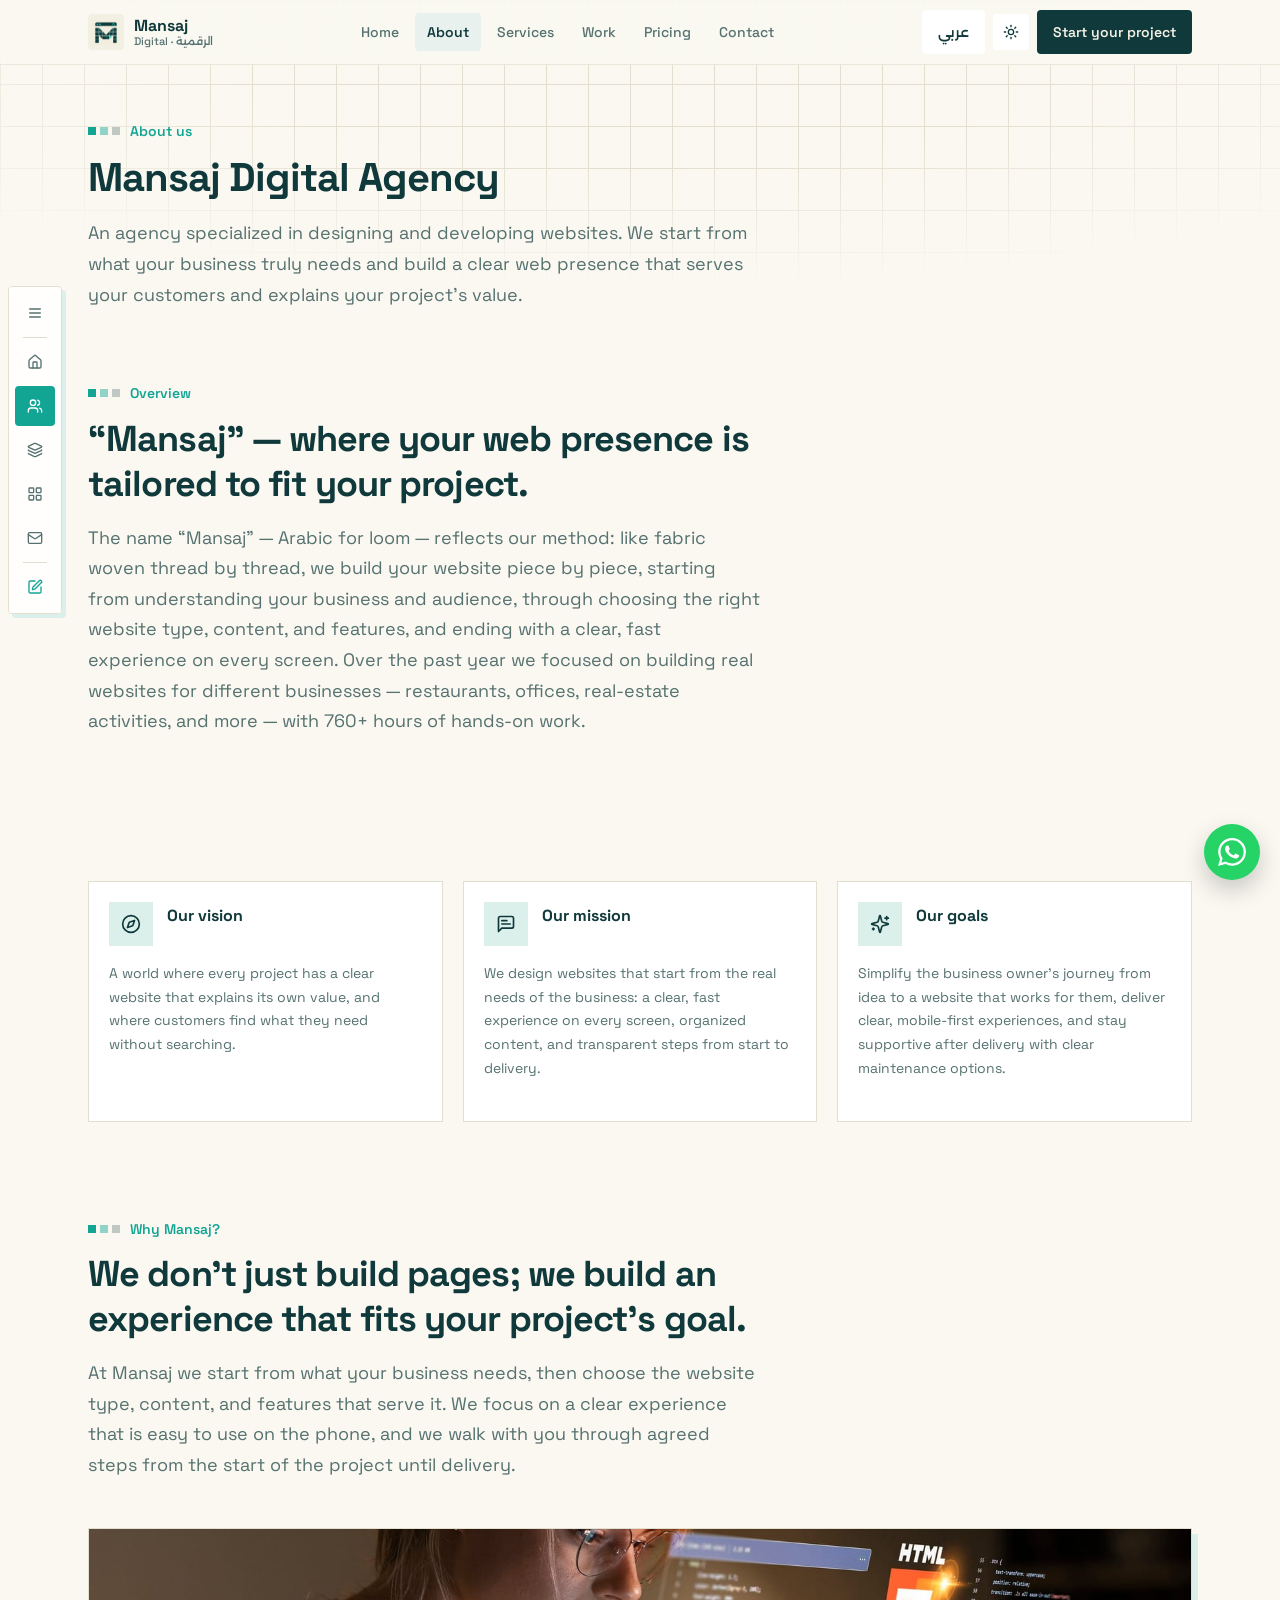
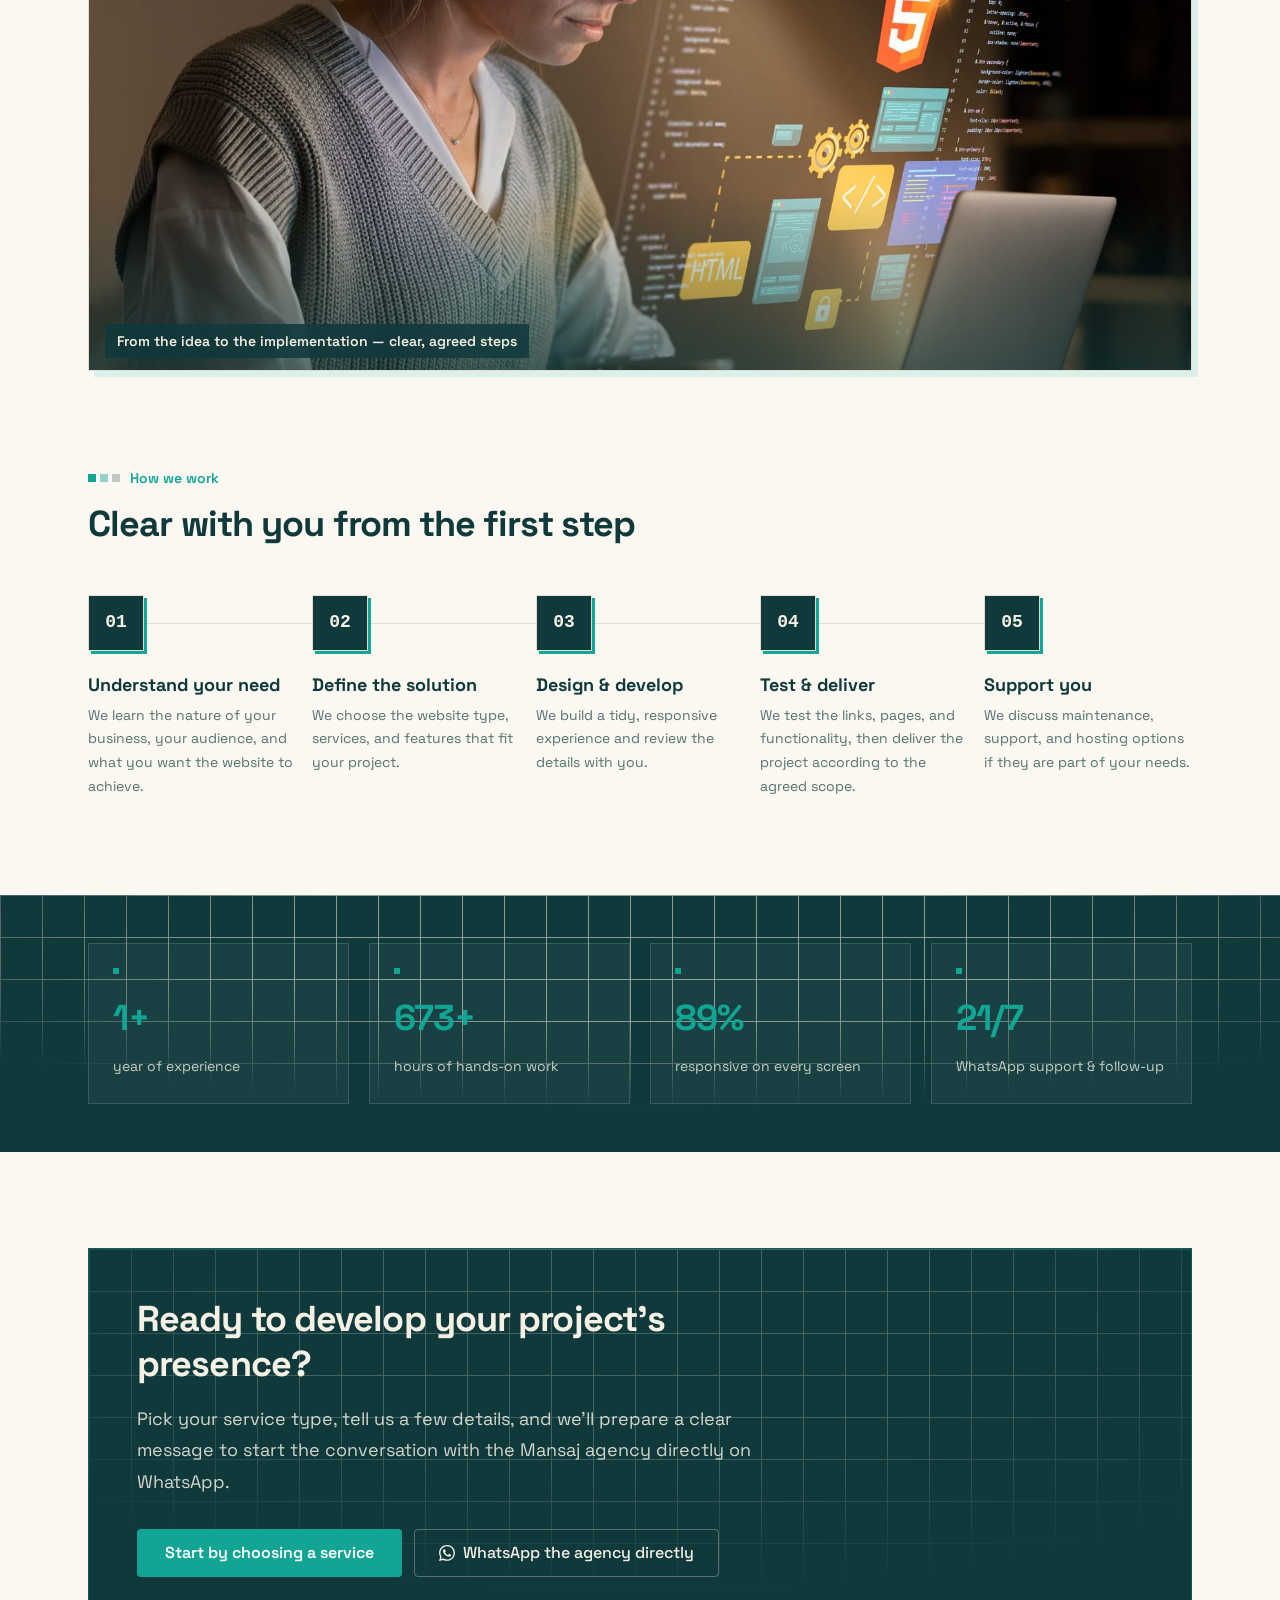
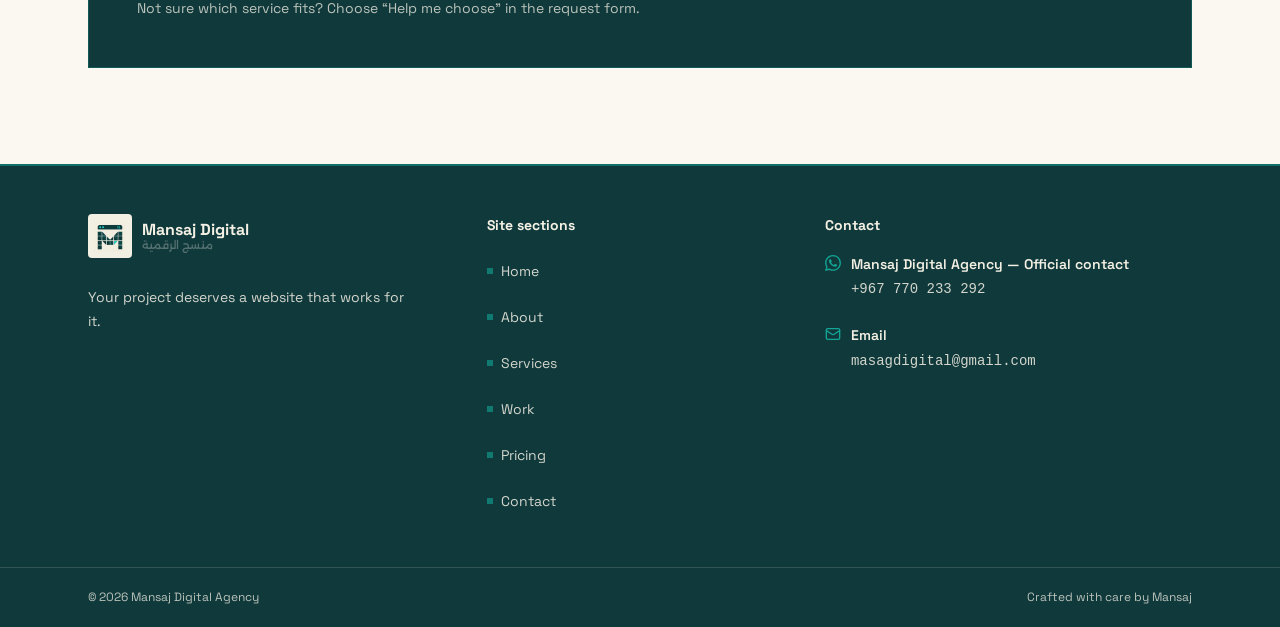
<file: static-site/about.html>
<!DOCTYPE html>
<html lang="en" dir="ltr" data-title-ar="من نحن | وكالة منسج الرقمية" data-title-en="About | Mansaj Digital Agency">
<head>
  <meta charset="UTF-8">
  <meta name="viewport" content="width=device-width, initial-scale=1">
  <title>من نحن | وكالة منسج الرقمية</title>
  <meta name="description" content="تعرف على وكالة منسج الرقمية: رؤيتنا ورسالتنا وأهدافنا وطريقة عملنا في بناء مواقع واضحة تخدم المشاريع على كل الشاشات.">
  <meta name="theme-color" content="#faf8f1" media="(prefers-color-scheme: light)">
  <meta name="theme-color" content="#0b2426" media="(prefers-color-scheme: dark)">
  <meta property="og:type" content="website">
  <meta property="og:title" content="من نحن | وكالة منسج الرقمية">
  <meta property="og:description" content="رؤية منسج ورسالتها وأهدافها وطريقة عملها في بناء مواقع تخدم المشاريع فعليًا.">
  <meta property="og:image" content="assets/images/og-image.jpg">
  <meta property="og:locale" content="ar_YE">
  <link rel="icon" type="image/png" href="assets/icons/favicon.png">
  <link rel="apple-touch-icon" href="assets/icons/apple-touch-icon.png">
  <link rel="preconnect" href="https://fonts.googleapis.com">
  <link rel="preconnect" href="https://fonts.gstatic.com" crossorigin>
  
  <link href="https://fonts.googleapis.com/css2?family=Space+Grotesk:wght@400;500;600;700&display=swap" rel="stylesheet">
  <link href="https://fonts.googleapis.com/css2?family=Alexandria:wght@300;400;500;600;700;800&display=swap" rel="stylesheet">
  <link rel="stylesheet" href="css/style.css">
  <link rel="stylesheet" href="css/responsive.css">
  <script>
    (function () {
      var d = document.documentElement;
      d.classList.add("js");
      try {
        var t = localStorage.getItem("mansaj-theme");
        if (!t) t = window.matchMedia("(prefers-color-scheme: dark)").matches ? "dark" : "light";
        if (t === "dark") d.classList.add("dark");
      } catch (e) {}
      try {
        var l = localStorage.getItem("mansaj-lang") || "en";
        d.lang = l;
        d.dir = l === "ar" ? "rtl" : "ltr";
      } catch (e) {}
    })();
  </script>
</head>
<body>
  <a class="skip-link" href="#main" data-ar="تخطَّ إلى المحتوى" data-en="Skip to content">تخطَّ إلى المحتوى</a>

  <!-- ============ Header ============ -->
  <header class="site-header">
    <div class="container bar">
      <a href="index.html" class="brand-lockup" aria-label="منسج الرقمية — الرئيسية" data-ar-aria="منسج الرقمية — الرئيسية" data-en-aria="Mansaj Digital — Home">
        <span class="logo-plate"><img src="assets/logos/mansaj-logo-mark.png" alt="شعار منسج الرقمية" width="36" height="36"></span>
        <span class="brand-word">
          <span class="brand-name" data-ar="منسج" data-en="Mansaj">منسج</span>
          <span class="brand-sub" data-ar="الرقمية · Digital" data-en="Digital · الرقمية">الرقمية · Digital</span>
        </span>
      </a>
      <nav class="header-nav" aria-label="التنقل الرئيسي" data-ar-aria="التنقل الرئيسي" data-en-aria="Main navigation">
        <ul>
          <li><a href="index.html" data-ar="الرئيسية" data-en="Home">الرئيسية</a></li>
          <li><a href="about.html" aria-current="page" data-ar="من نحن" data-en="About">من نحن</a></li>
          <li><a href="services.html" data-ar="خدماتنا" data-en="Services">خدماتنا</a></li>
          <li><a href="projects.html" data-ar="أعمالنا" data-en="Work">أعمالنا</a></li>
          <li><a href="index.html#pricing" data-ar="الباقات" data-en="Pricing">الباقات</a></li>
          <li><a href="contact.html" data-ar="تواصل معنا" data-en="Contact">تواصل معنا</a></li>
        </ul>
      </nav>
      <div class="header-actions">
        <button class="btn btn-outline lang-toggle" type="button" aria-label="Switch to English" data-ar-aria="Switch to English" data-en-aria="التبديل إلى العربية">EN</button>
        <button class="btn btn-outline btn-icon theme-toggle" type="button" aria-label="تبديل المظهر بين الداكن والفاتح" data-ar-aria="تبديل المظهر بين الداكن والفاتح" data-en-aria="Toggle dark and light mode">
          <svg class="icon sun-i" aria-hidden="true"><use href="assets/icons/sprite.svg#i-sun"></use></svg>
          <svg class="icon moon-i" aria-hidden="true"><use href="assets/icons/sprite.svg#i-moon"></use></svg>
        </button>
        <a href="contact.html" class="btn btn-primary header-cta" data-ar="ابدأ مشروعك" data-en="Start your project">ابدأ مشروعك</a>
      </div>
    </div>
  </header>

  <!-- ============ Floating nav dock ============ -->
  <nav class="dock" aria-label="القائمة العائمة" data-ar-aria="القائمة العائمة" data-en-aria="Floating menu">
    <div class="dock-panel">
      <button type="button" class="dock-btn sheet-open-btn" aria-label="فتح القائمة الكاملة" data-ar-aria="فتح القائمة الكاملة" data-en-aria="Open the full menu" aria-expanded="false" aria-controls="site-sheet">
        <svg class="icon" aria-hidden="true"><use href="assets/icons/sprite.svg#i-menu"></use></svg>
        <span class="dock-tip" aria-hidden="true" data-ar="القائمة الكاملة" data-en="Full menu">القائمة الكاملة</span>
      </button>
      <span class="dock-sep" aria-hidden="true"></span>
      <a href="index.html" class="dock-btn" aria-label="الرئيسية" data-ar-aria="الرئيسية" data-en-aria="Home">
        <svg class="icon" aria-hidden="true"><use href="assets/icons/sprite.svg#i-house"></use></svg>
        <span class="dock-tip" aria-hidden="true" data-ar="الرئيسية" data-en="Home">الرئيسية</span>
      </a>
      <a href="about.html" class="dock-btn" aria-current="page" aria-label="من نحن" data-ar-aria="من نحن" data-en-aria="About">
        <svg class="icon" aria-hidden="true"><use href="assets/icons/sprite.svg#i-users"></use></svg>
        <span class="dock-tip" aria-hidden="true" data-ar="من نحن" data-en="About">من نحن</span>
      </a>
      <a href="services.html" class="dock-btn" aria-label="خدماتنا" data-ar-aria="خدماتنا" data-en-aria="Services">
        <svg class="icon" aria-hidden="true"><use href="assets/icons/sprite.svg#i-layers"></use></svg>
        <span class="dock-tip" aria-hidden="true" data-ar="خدماتنا" data-en="Services">خدماتنا</span>
      </a>
      <a href="projects.html" class="dock-btn" aria-label="أعمالنا" data-ar-aria="أعمالنا" data-en-aria="Work">
        <svg class="icon" aria-hidden="true"><use href="assets/icons/sprite.svg#i-layout-grid"></use></svg>
        <span class="dock-tip" aria-hidden="true" data-ar="أعمالنا" data-en="Work">أعمالنا</span>
      </a>
      <a href="contact.html" class="dock-btn" aria-label="تواصل معنا" data-ar-aria="تواصل معنا" data-en-aria="Contact">
        <svg class="icon" aria-hidden="true"><use href="assets/icons/sprite.svg#i-mail"></use></svg>
        <span class="dock-tip" aria-hidden="true" data-ar="تواصل معنا" data-en="Contact">تواصل معنا</span>
      </a>
      <span class="dock-sep" aria-hidden="true"></span>
      <a href="contact.html" class="dock-btn cta" aria-label="ابدأ مشروعك الآن" data-ar-aria="ابدأ مشروعك الآن" data-en-aria="Start your project now">
        <svg class="icon" aria-hidden="true"><use href="assets/icons/sprite.svg#i-square-pen"></use></svg>
        <span class="dock-tip" aria-hidden="true" data-ar="ابدأ مشروعك" data-en="Start your project">ابدأ مشروعك</span>
      </a>
    </div>
  </nav>

  <!-- ============ Mobile sheet ============ -->
  <div class="sheet-overlay" aria-hidden="true"></div>
  <aside class="sheet" id="site-sheet" role="dialog" aria-modal="true" aria-hidden="true" aria-label="قائمة التنقل" data-ar-aria="قائمة التنقل" data-en-aria="Navigation menu">
    <div class="sheet-head">
      <span class="brand-lockup">
        <span class="logo-plate"><img src="assets/logos/mansaj-logo-mark.png" alt="" width="36" height="36"></span>
        <span class="brand-word">
          <span class="brand-name" data-ar="منسج" data-en="Mansaj">منسج</span>
          <span class="brand-sub" data-ar="الرقمية · Digital" data-en="Digital · الرقمية">الرقمية · Digital</span>
        </span>
      </span>
      <button class="btn btn-outline btn-icon sheet-close" type="button" aria-label="إغلاق القائمة" data-ar-aria="إغلاق القائمة" data-en-aria="Close menu">
        <svg class="icon" aria-hidden="true"><use href="assets/icons/sprite.svg#i-x"></use></svg>
      </button>
    </div>
    <nav class="sheet-nav" aria-label="قائمة التنقل الكاملة" data-ar-aria="قائمة التنقل الكاملة" data-en-aria="Full navigation">
      <ul>
        <li><a href="index.html"><svg class="icon" style="color:var(--brand)" aria-hidden="true"><use href="assets/icons/sprite.svg#i-house"></use></svg><span data-ar="الرئيسية" data-en="Home">الرئيسية</span><span class="num ltr">01</span></a></li>
        <li><a href="about.html" aria-current="page"><svg class="icon" style="color:var(--brand)" aria-hidden="true"><use href="assets/icons/sprite.svg#i-users"></use></svg><span data-ar="من نحن" data-en="About">من نحن</span><span class="num ltr">02</span></a></li>
        <li><a href="services.html"><svg class="icon" style="color:var(--brand)" aria-hidden="true"><use href="assets/icons/sprite.svg#i-layers"></use></svg><span data-ar="خدماتنا" data-en="Services">خدماتنا</span><span class="num ltr">03</span></a></li>
        <li><a href="projects.html"><svg class="icon" style="color:var(--brand)" aria-hidden="true"><use href="assets/icons/sprite.svg#i-layout-grid"></use></svg><span data-ar="أعمالنا" data-en="Work">أعمالنا</span><span class="num ltr">04</span></a></li>
        <li><a href="index.html#pricing"><svg class="icon" style="color:var(--brand)" aria-hidden="true"><use href="assets/icons/sprite.svg#i-credit-card"></use></svg><span data-ar="الباقات والأسعار" data-en="Packages & prices">الباقات والأسعار</span><span class="num ltr">05</span></a></li>
        <li><a href="contact.html"><svg class="icon" style="color:var(--brand)" aria-hidden="true"><use href="assets/icons/sprite.svg#i-mail"></use></svg><span data-ar="تواصل معنا" data-en="Contact">تواصل معنا</span><span class="num ltr">06</span></a></li>
      </ul>
    </nav>
    <div class="sheet-foot">
      <a href="contact.html" class="btn btn-primary btn-block" data-ar="أريد موقعًا لمشروعي" data-en="I want a website">أريد موقعًا لمشروعي</a>
      <a class="wa-line" href="https://wa.me/967770233292" target="_blank" rel="noopener noreferrer">
        <svg class="icon icon-fill" style="color:var(--brand)" aria-hidden="true"><use href="assets/icons/sprite.svg#i-whatsapp"></use></svg>
        <span data-ar="تواصل مباشر عبر واتساب" data-en="Chat on WhatsApp">تواصل مباشر عبر واتساب</span>
      </a>
      <a class="wa-line" href="mailto:masagdigital@gmail.com">
        <svg class="icon" style="color:var(--brand)" aria-hidden="true"><use href="assets/icons/sprite.svg#i-mail"></use></svg>
        <span data-ar="راسلنا عبر البريد" data-en="Email us">راسلنا عبر البريد</span>
      </a>
      <p class="brand-mini">
        <img src="assets/logos/mansaj-logo-mark-96.png" alt="" width="16" height="16">
        <span data-ar="وكالة منسج الرقمية" data-en="Mansaj Digital Agency">وكالة منسج الرقمية</span>
      </p>
    </div>
  </aside>

  <main id="main">
    <!-- ============ Page hero ============ -->
    <section class="page-hero">
      <div class="bg-blueprint" aria-hidden="true"></div>
      <div class="container inner">
        <p class="eyebrow"><span class="squares-strip" aria-hidden="true"><i></i></span><span data-ar="من نحن" data-en="About us">من نحن</span></p>
        <h1 data-ar="وكالة منسج الرقمية" data-en="Mansaj Digital Agency">وكالة منسج الرقمية</h1>
        <p class="desc" data-ar="وكالة متخصصة في تصميم وتطوير المواقع، نبدأ من احتياج نشاطك الحقيقي ونبني حضورًا واضحًا على الويب يخدم عملاءك ويشرح قيمة مشروعك." data-en="An agency specialized in designing and developing websites. We start from what your business truly needs and build a clear web presence that serves your customers and explains your project's value.">وكالة متخصصة في تصميم وتطوير المواقع، نبدأ من احتياج نشاطك الحقيقي ونبني حضورًا واضحًا على الويب يخدم عملاءك ويشرح قيمة مشروعك.</p>
      </div>
    </section>

    <!-- ============ Who we are ============ -->
    <section class="section" aria-label="نبذة عن منسج" data-ar-aria="نبذة عن منسج" data-en-aria="About Mansaj" style="padding-top:2rem">
      <div class="container">
        <div class="section-heading reveal">
          <p class="eyebrow"><span class="squares-strip" aria-hidden="true"><i></i></span><span data-ar="نبذة تعريفية" data-en="Overview">نبذة تعريفية</span></p>
          <h2 data-ar="«منسج» — حيث يُفصَل حضورك على الويب على مقاس مشروعك." data-en="“Mansaj” — where your web presence is tailored to fit your project.">«منسج» — حيث يُفصَل حضورك على الويب على مقاس مشروعك.</h2>
          <p class="desc" data-ar="اسم «منسج» يعبّر عن طريقتنا: مثل النسيج الذي يُفصَل خيطًا خيطًا، نبني موقعك قطعة قطعة بدءًا من فهم نشاطك وجمهورك، مرورًا باختيار نوع الموقع ومحتواه ووظائفه، وانتهاءً بتجربة واضحة وسريعة تعمل على كل الشاشات. ركّزنا خلال السنة الماضية على بناء مواقع حقيقية لأنشطة مختلفة — مطاعم، مكاتب، أنشطة عقارية وغيرها — بأكثر من 760 ساعة عمل فعلي." data-en="The name “Mansaj” — Arabic for loom — reflects our method: like fabric woven thread by thread, we build your website piece by piece, starting from understanding your business and audience, through choosing the right website type, content, and features, and ending with a clear, fast experience on every screen. Over the past year we focused on building real websites for different businesses — restaurants, offices, real-estate activities, and more — with 760+ hours of hands-on work.">اسم «منسج» يعبّر عن طريقتنا: مثل النسيج الذي يُفصَل خيطًا خيطًا، نبني موقعك قطعة قطعة بدءًا من فهم نشاطك وجمهورك، مرورًا باختيار نوع الموقع ومحتواه ووظائفه، وانتهاءً بتجربة واضحة وسريعة تعمل على كل الشاشات. ركّزنا خلال السنة الماضية على بناء مواقع حقيقية لأنشطة مختلفة — مطاعم، مكاتب، أنشطة عقارية وغيرها — بأكثر من 760 ساعة عمل فعلي.</p>
        </div>
      </div>
    </section>

    <!-- ============ Vision / Mission / Goals ============ -->
    <section class="section" aria-label="الرؤية والرسالة والأهداف" data-ar-aria="الرؤية والرسالة والأهداف" data-en-aria="Vision, mission, and goals" style="padding-top:0">
      <div class="container">
        <div class="cards-grid services-grid">
          <article class="service-card reveal">
            <div class="head">
              <span class="s-icon"><svg class="icon" aria-hidden="true"><use href="assets/icons/sprite.svg#i-compass"></use></svg></span>
              <h3 data-ar="رؤيتنا" data-en="Our vision">رؤيتنا</h3>
            </div>
            <p class="s-desc" data-ar="أن يكون لكل مشروع موقع واضح يشرح قيمته بنفسه، ويجعل وصول العميل إلى ما يحتاج أمرًا بديهيًا لا يحتاج بحثًا." data-en="A world where every project has a clear website that explains its own value, and where customers find what they need without searching.">أن يكون لكل مشروع موقع واضح يشرح قيمته بنفسه، ويجعل وصول العميل إلى ما يحتاج أمرًا بديهيًا لا يحتاج بحثًا.</p>
          </article>
          <article class="service-card reveal" style="--reveal-delay:.08s">
            <div class="head">
              <span class="s-icon"><svg class="icon" aria-hidden="true"><use href="assets/icons/sprite.svg#i-message-square-text"></use></svg></span>
              <h3 data-ar="رسالتنا" data-en="Our mission">رسالتنا</h3>
            </div>
            <p class="s-desc" data-ar="نصمّم مواقع تبدأ من احتياج النشاط الحقيقي: تجربة واضحة وسريعة على كل الشاشات، محتوى منظم، وخطوات عمل شفافة من البداية حتى التسليم." data-en="We design websites that start from the real needs of the business: a clear, fast experience on every screen, organized content, and transparent steps from start to delivery.">نصمّم مواقع تبدأ من احتياج النشاط الحقيقي: تجربة واضحة وسريعة على كل الشاشات، محتوى منظم، وخطوات عمل شفافة من البداية حتى التسليم.</p>
          </article>
          <article class="service-card reveal" style="--reveal-delay:.16s">
            <div class="head">
              <span class="s-icon"><svg class="icon" aria-hidden="true"><use href="assets/icons/sprite.svg#i-sparkles"></use></svg></span>
              <h3 data-ar="أهدافنا" data-en="Our goals">أهدافنا</h3>
            </div>
            <p class="s-desc" data-ar="تبسيط رحلة صاحب النشاط من الفكرة إلى موقع يعمل لأجله، وتقديم مواقع واضحة وسهلة الاستخدام على الهاتف أولًا، ومرافقته بعد التسليم بخيارات دعم وصيانة واضحة." data-en="Simplify the business owner's journey from idea to a website that works for them, deliver clear, mobile-first experiences, and stay supportive after delivery with clear maintenance options.">تبسيط رحلة صاحب النشاط من الفكرة إلى موقع يعمل لأجله، وتقديم مواقع واضحة وسهلة الاستخدام على الهاتف أولًا، ومرافقته بعد التسليم بخيارات دعم وصيانة واضحة.</p>
          </article>
        </div>
      </div>
    </section>

    <!-- ============ Why Mansaj ============ -->
    <section class="section" aria-label="لماذا منسج" data-ar-aria="لماذا منسج" data-en-aria="Why Mansaj" style="padding-top:0;padding-bottom:0">
      <div class="container">
        <div class="section-heading reveal">
          <p class="eyebrow"><span class="squares-strip" aria-hidden="true"><i></i></span><span data-ar="لماذا منسج؟" data-en="Why Mansaj?">لماذا منسج؟</span></p>
          <h2 data-ar="لا نبني صفحات فقط؛ نبني تجربة تناسب هدف مشروعك." data-en="We don't just build pages; we build an experience that fits your project's goal.">لا نبني صفحات فقط؛ نبني تجربة تناسب هدف مشروعك.</h2>
          <p class="desc" data-ar="في منسج نبدأ من احتياج النشاط، ثم نختار نوع الموقع والمحتوى والوظائف التي تخدمه. نركز على وضوح التجربة وسهولة استخدامها على الهاتف، ونرافقك بخطوات متفق عليها من بداية المشروع حتى التسليم." data-en="At Mansaj we start from what your business needs, then choose the website type, content, and features that serve it. We focus on a clear experience that is easy to use on the phone, and we walk with you through agreed steps from the start of the project until delivery.">في منسج نبدأ من احتياج النشاط، ثم نختار نوع الموقع والمحتوى والوظائف التي تخدمه. نركز على وضوح التجربة وسهولة استخدامها على الهاتف، ونرافقك بخطوات متفق عليها من بداية المشروع حتى التسليم.</p>
        </div>
        <figure class="figure-banner reveal" style="--reveal-delay:.1s;margin-bottom:0">
          <div class="img-wrap">
            <img src="assets/images/dev-work.jpg" alt="مطوّرة تبني موقعًا على حاسوبها المحمول" data-ar-alt="مطوّرة تبني موقعًا على حاسوبها المحمول" data-en-alt="A developer building a website on her laptop" loading="lazy" width="1152" height="648">
          </div>
          <figcaption data-ar="من الفكرة إلى التنفيذ — بخطوات واضحة ومتفق عليها" data-en="From the idea to the implementation — clear, agreed steps">من الفكرة إلى التنفيذ — بخطوات واضحة ومتفق عليها</figcaption>
        </figure>
      </div>
    </section>

    <!-- ============ How we work ============ -->
    <section class="section" aria-label="طريقة العمل" data-ar-aria="طريقة العمل" data-en-aria="How we work">
      <div class="container">
        <div class="section-heading reveal">
          <p class="eyebrow"><span class="squares-strip" aria-hidden="true"><i></i></span><span data-ar="طريقة العمل" data-en="How we work">طريقة العمل</span></p>
          <h2 data-ar="واضحين معك من أول خطوة" data-en="Clear with you from the first step">واضحين معك من أول خطوة</h2>
        </div>
        <ol class="steps">
          <li class="step reveal">
            <span class="h-line" aria-hidden="true"></span>
            <span class="step-num ltr" aria-hidden="true">01</span>
            <span class="v-line" aria-hidden="true"></span>
            <div class="step-body">
              <h3 data-ar="نفهم احتياجك" data-en="Understand your need">نفهم احتياجك</h3>
              <p data-ar="نعرف طبيعة نشاطك، وجمهورك، وما الذي تريد أن يحققه الموقع." data-en="We learn the nature of your business, your audience, and what you want the website to achieve.">نعرف طبيعة نشاطك، وجمهورك، وما الذي تريد أن يحققه الموقع.</p>
            </div>
          </li>
          <li class="step reveal" style="--reveal-delay:.08s">
            <span class="h-line" aria-hidden="true"></span>
            <span class="step-num ltr" aria-hidden="true">02</span>
            <span class="v-line" aria-hidden="true"></span>
            <div class="step-body">
              <h3 data-ar="نحدد الحل" data-en="Define the solution">نحدد الحل</h3>
              <p data-ar="نختار نوع الموقع والخدمات والوظائف التي تناسب مشروعك." data-en="We choose the website type, services, and features that fit your project.">نختار نوع الموقع والخدمات والوظائف التي تناسب مشروعك.</p>
            </div>
          </li>
          <li class="step reveal" style="--reveal-delay:.16s">
            <span class="h-line" aria-hidden="true"></span>
            <span class="step-num ltr" aria-hidden="true">03</span>
            <span class="v-line" aria-hidden="true"></span>
            <div class="step-body">
              <h3 data-ar="نصمّم ونطوّر" data-en="Design & develop">نصمّم ونطوّر</h3>
              <p data-ar="نبني تجربة مرتبة ومتجاوبة ونراجع التفاصيل معك." data-en="We build a tidy, responsive experience and review the details with you.">نبني تجربة مرتبة ومتجاوبة ونراجع التفاصيل معك.</p>
            </div>
          </li>
          <li class="step reveal" style="--reveal-delay:.24s">
            <span class="h-line" aria-hidden="true"></span>
            <span class="step-num ltr" aria-hidden="true">04</span>
            <span class="v-line" aria-hidden="true"></span>
            <div class="step-body">
              <h3 data-ar="نختبر ونسلّم" data-en="Test & deliver">نختبر ونسلّم</h3>
              <p data-ar="نختبر الروابط والصفحات والوظائف، ثم نسلّم المشروع حسب النطاق المتفق عليه." data-en="We test the links, pages, and functionality, then deliver the project according to the agreed scope.">نختبر الروابط والصفحات والوظائف، ثم نسلّم المشروع حسب النطاق المتفق عليه.</p>
            </div>
          </li>
          <li class="step reveal" style="--reveal-delay:.32s">
            <span class="step-num ltr" aria-hidden="true">05</span>
            <div class="step-body">
              <h3 data-ar="نساندك" data-en="Support you">نساندك</h3>
              <p data-ar="نناقش خيارات الصيانة والدعم والاستضافة إذا كانت ضمن احتياجك." data-en="We discuss maintenance, support, and hosting options if they are part of your needs.">نناقش خيارات الصيانة والدعم والاستضافة إذا كانت ضمن احتياجك.</p>
            </div>
          </li>
        </ol>
      </div>
    </section>

    <!-- ============ Honest stats ============ -->
    <section class="stats-band" aria-label="أرقام منسج" data-ar-aria="أرقام منسج" data-en-aria="Mansaj in numbers">
      <div class="bg-blueprint" aria-hidden="true"></div>
      <div class="container inner">
        <div class="stats-grid">
          <div class="stat-card reveal">
            <span class="dot" aria-hidden="true"></span>
            <p class="value ltr" data-count="1" data-suffix="+">1+</p>
            <p class="label" data-ar="سنة خبرة" data-en="year of experience">سنة خبرة</p>
          </div>
          <div class="stat-card reveal" style="--reveal-delay:.08s">
            <span class="dot" aria-hidden="true"></span>
            <p class="value ltr" data-count="760" data-suffix="+">760+</p>
            <p class="label" data-ar="ساعة عمل فعلية" data-en="hours of hands-on work">ساعة عمل فعلية</p>
          </div>
          <div class="stat-card reveal" style="--reveal-delay:.16s">
            <span class="dot" aria-hidden="true"></span>
            <p class="value ltr" data-count="100" data-suffix="%">100%</p>
            <p class="label" data-ar="تصميم متجاوب على كل الشاشات" data-en="responsive on every screen">تصميم متجاوب على كل الشاشات</p>
          </div>
          <div class="stat-card reveal" style="--reveal-delay:.24s">
            <span class="dot" aria-hidden="true"></span>
            <p class="value ltr" data-count="24" data-suffix="/7">24/7</p>
            <p class="label" data-ar="دعم ومتابعة عبر واتساب" data-en="WhatsApp support & follow-up">دعم ومتابعة عبر واتساب</p>
          </div>
        </div>
      </div>
    </section>

    <!-- ============ Contact CTA ============ -->
    <section class="section" aria-label="تواصل مع منسج" data-ar-aria="تواصل مع منسج" data-en-aria="Contact Mansaj">
      <div class="container">
        <div class="cta-panel reveal">
          <div class="bg-blueprint" aria-hidden="true"></div>
          <h2 data-ar="جاهز تطوّر حضور مشروعك؟" data-en="Ready to develop your project's presence?">جاهز تطوّر حضور مشروعك؟</h2>
          <p class="panel-desc" data-ar="اختر نوع الخدمة، وأخبرنا ببعض التفاصيل، وسنجهّز لك رسالة واضحة لبدء التواصل مع وكالة منسج مباشرة عبر واتساب." data-en="Pick your service type, tell us a few details, and we'll prepare a clear message to start the conversation with the Mansaj agency directly on WhatsApp.">اختر نوع الخدمة، وأخبرنا ببعض التفاصيل، وسنجهّز لك رسالة واضحة لبدء التواصل مع وكالة منسج مباشرة عبر واتساب.</p>
          <div class="panel-actions">
            <a href="contact.html" class="btn btn-brand btn-lg" style="border-radius:.25rem;padding-inline:1.75rem">
              <span data-ar="ابدأ باختيار الخدمة" data-en="Start by choosing a service">ابدأ باختيار الخدمة</span>
            </a>
            <a href="https://wa.me/967770233292" target="_blank" rel="noopener noreferrer" class="btn btn-lg" style="border-radius:.25rem;border:1px solid color-mix(in srgb, var(--deep-foreground) 30%, transparent);color:var(--deep-foreground)">
              <svg class="icon icon-fill" aria-hidden="true"><use href="assets/icons/sprite.svg#i-whatsapp"></use></svg>
              <span data-ar="واتساب الوكالة مباشرة" data-en="WhatsApp the agency directly">واتساب الوكالة مباشرة</span>
            </a>
          </div>
          <p class="panel-note" data-ar="لا تعرف أي خدمة تناسبك؟ اختر «ساعدوني في الاختيار» في نموذج الطلب." data-en="Not sure which service fits? Choose “Help me choose” in the request form.">لا تعرف أي خدمة تناسبك؟ اختر «ساعدوني في الاختيار» في نموذج الطلب.</p>
        </div>
      </div>
    </section>
  </main>

  <!-- ============ Footer ============ -->
  <footer class="site-footer">
    <div class="container footer-grid">
      <div class="footer-brand">
        <span class="brand-lockup">
          <span class="logo-plate lg"><img src="assets/logos/mansaj-logo-mark.png" alt="شعار منسج الرقمية" width="44" height="44"></span>
          <span class="brand-word">
            <span class="brand-name" data-ar="منسج الرقمية" data-en="Mansaj Digital">منسج الرقمية</span>
            <span class="brand-sub ltr" data-ar="Mansaj Digital" data-en="منسج الرقمية">Mansaj Digital</span>
          </span>
        </span>
        <p class="tagline" data-ar="مشروعك يستحق موقعًا يعمل لأجله." data-en="Your project deserves a website that works for it.">مشروعك يستحق موقعًا يعمل لأجله.</p>
      </div>

      <nav class="footer-col" aria-label="روابط الأقسام" data-ar-aria="روابط الأقسام" data-en-aria="Section links">
        <p class="col-title" data-ar="أقسام الموقع" data-en="Site sections">أقسام الموقع</p>
        <ul>
          <li><a href="index.html"><span class="dot" aria-hidden="true"></span><span data-ar="الرئيسية" data-en="Home">الرئيسية</span></a></li>
          <li><a href="about.html"><span class="dot" aria-hidden="true"></span><span data-ar="من نحن" data-en="About">من نحن</span></a></li>
          <li><a href="services.html"><span class="dot" aria-hidden="true"></span><span data-ar="خدماتنا" data-en="Services">خدماتنا</span></a></li>
          <li><a href="projects.html"><span class="dot" aria-hidden="true"></span><span data-ar="أعمالنا" data-en="Work">أعمالنا</span></a></li>
          <li><a href="index.html#pricing"><span class="dot" aria-hidden="true"></span><span data-ar="الباقات" data-en="Pricing">الباقات</span></a></li>
          <li><a href="contact.html"><span class="dot" aria-hidden="true"></span><span data-ar="تواصل معنا" data-en="Contact">تواصل معنا</span></a></li>
        </ul>
      </nav>

      <div class="footer-col">
        <p class="col-title" data-ar="تواصل" data-en="Contact">تواصل</p>
        <ul class="footer-contact">
          <li>
            <svg class="icon icon-fill" aria-hidden="true"><use href="assets/icons/sprite.svg#i-whatsapp"></use></svg>
            <div>
              <p class="fc-title" data-ar="وكالة منسج الرقمية — التواصل الرسمي" data-en="Mansaj Digital Agency — Official contact">وكالة منسج الرقمية — التواصل الرسمي</p>
              <a class="fc-phone ltr" href="https://wa.me/967770233292" target="_blank" rel="noopener noreferrer" aria-label="واتساب وكالة منسج الرقمية +967 770 233 292" data-ar-aria="واتساب وكالة منسج الرقمية +967 770 233 292" data-en-aria="WhatsApp Mansaj Digital Agency +967 770 233 292">+967 770 233 292</a>
            </div>
          </li>
          <li>
            <svg class="icon" aria-hidden="true"><use href="assets/icons/sprite.svg#i-mail"></use></svg>
            <div>
              <p class="fc-title" data-ar="البريد الإلكتروني" data-en="Email">البريد الإلكتروني</p>
              <a class="fc-phone ltr" href="mailto:masagdigital@gmail.com" aria-label="البريد الإلكتروني لوكالة منسج الرقمية masagdigital@gmail.com" data-ar-aria="البريد الإلكتروني لوكالة منسج الرقمية masagdigital@gmail.com" data-en-aria="Email Mansaj Digital Agency masagdigital@gmail.com">masagdigital@gmail.com</a>
            </div>
          </li>
        </ul>
        
      </div>
    </div>

    <div class="footer-bottom">
      <div class="container inner">
        <p><span data-ar="© " data-en="© ">© </span><span data-year>2025</span><span data-ar=" وكالة منسج الرقمية — Mansaj Digital" data-en=" Mansaj Digital Agency"> وكالة منسج الرقمية — Mansaj Digital</span></p>
        <p data-ar="صُنع بعناية من وكالة منسج" data-en="Crafted with care by Mansaj">صُنع بعناية من وكالة منسج</p>
      </div>
    </div>
  </footer>

  <!-- Floating WhatsApp support button -->
  <a class="wa-float" href="https://wa.me/967770233292?text=Hello%20Mansaj%20Digital" target="_blank" rel="noopener noreferrer"
     data-wa-en="Hello Mansaj Digital 👋
I visited your website and I want to discuss a project for my business."
     data-wa-ar="مرحبًا منسج الرقمية 👋
زرت موقعكم وأريد أن أناقش مشروعًا لنشاطي التجاري."
     aria-label="تواصل مع منسج الرقمية عبر واتساب" data-ar-aria="تواصل مع منسج الرقمية عبر واتساب" data-en-aria="Chat with Mansaj Digital on WhatsApp" data-cursor="Chat">
    <svg class="icon icon-fill" aria-hidden="true"><use href="assets/icons/sprite.svg#i-whatsapp"></use></svg>
  </a>

  <script src="js/theme.js" defer></script>
  <script src="js/main.js" defer></script>
</body>
</html>
</file>
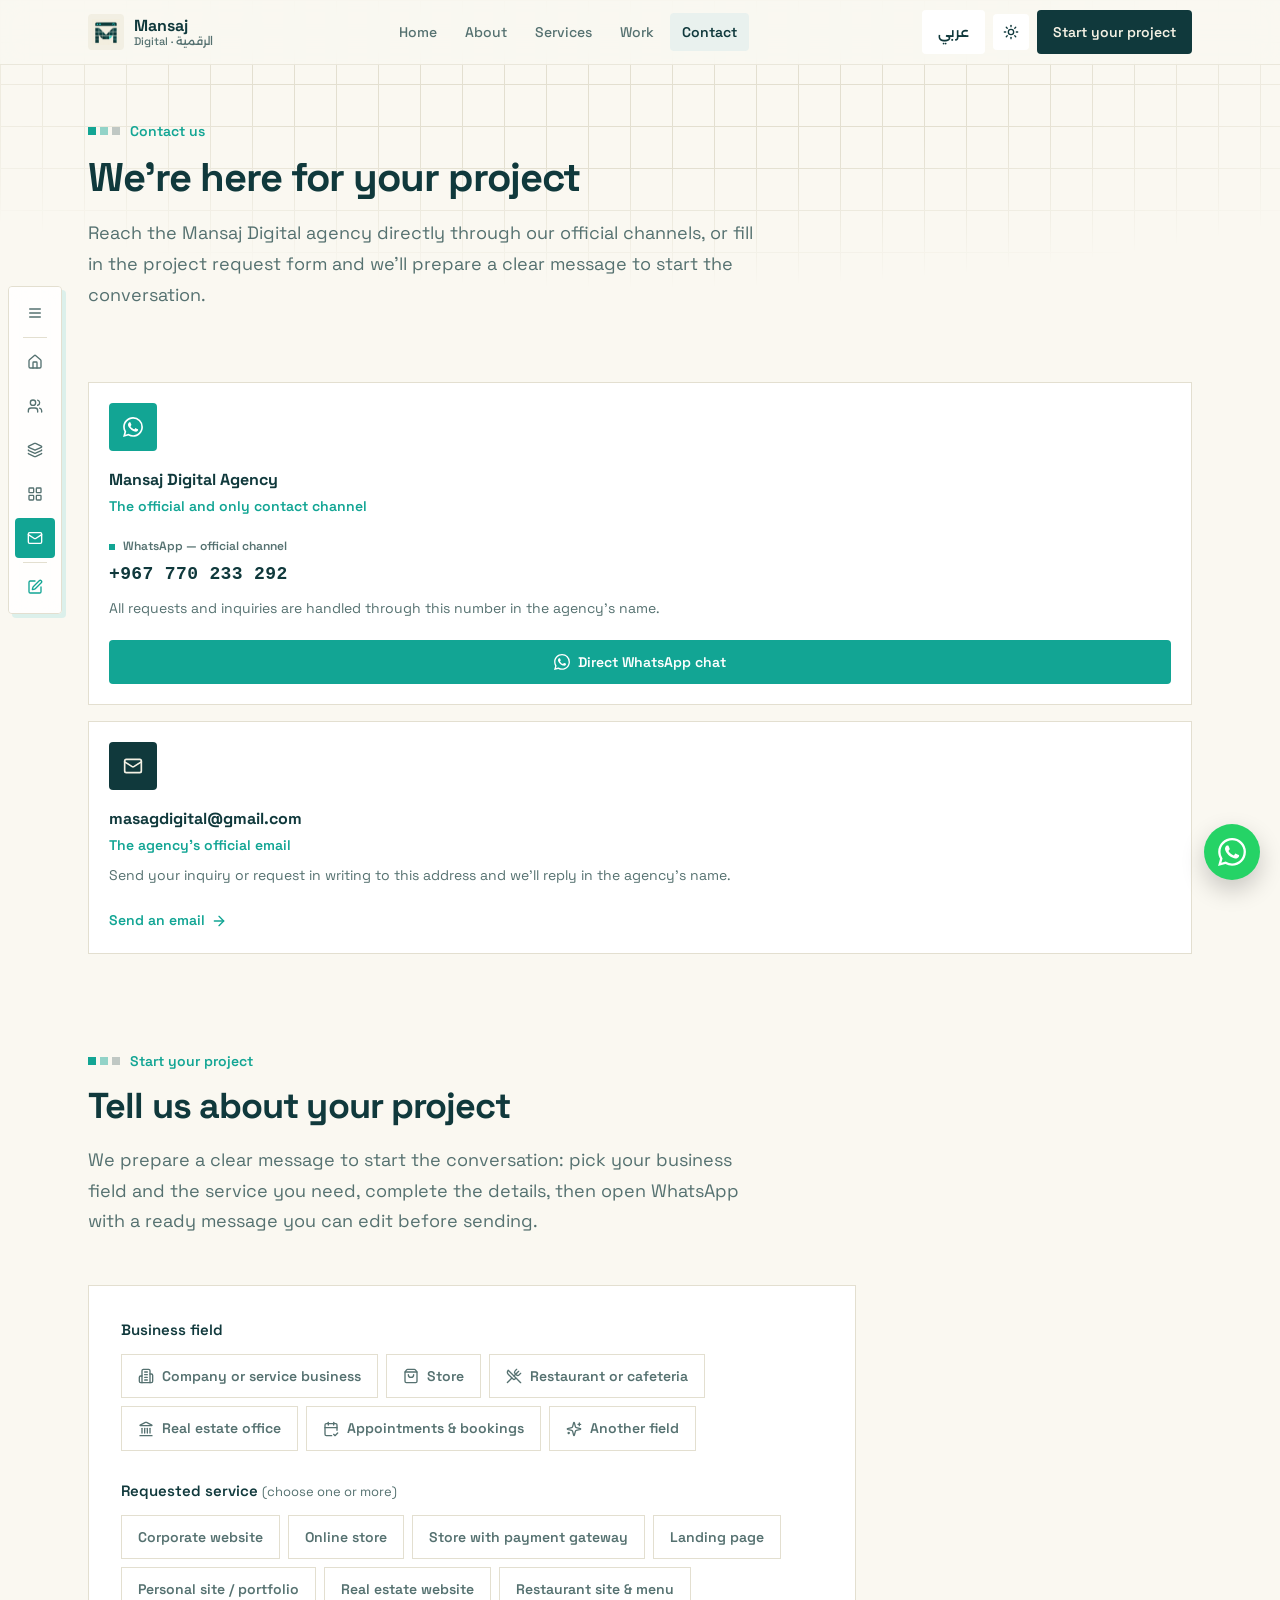
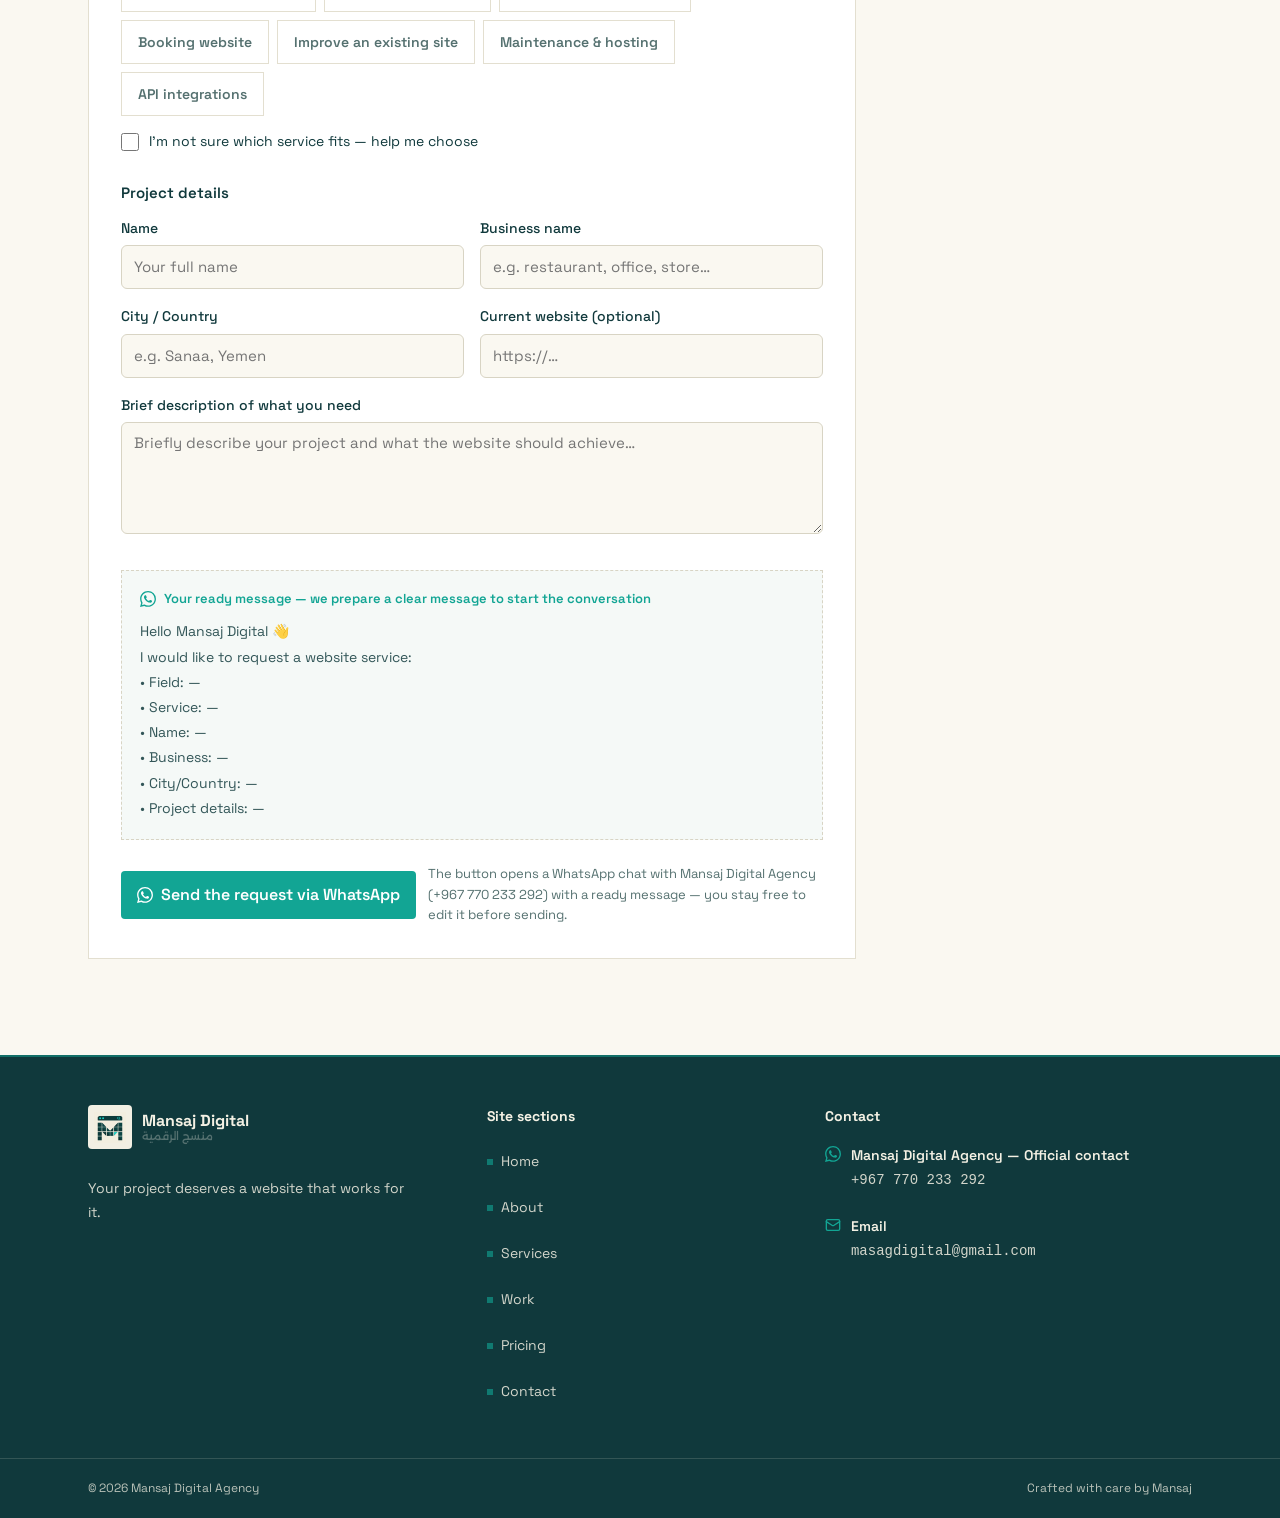
<file: static-site/contact.html>
<!DOCTYPE html>
<html lang="en" dir="ltr" data-title-ar="تواصل معنا | وكالة منسج الرقمية" data-title-en="Contact | Mansaj Digital Agency">
<head>
  <meta charset="UTF-8">
  <meta name="viewport" content="width=device-width, initial-scale=1">
  <title>تواصل معنا | وكالة منسج الرقمية</title>
  <meta name="description" content="تواصل مع وكالة منسج الرقمية عبر الرقم الرسمي +967 770 233 292 على واتساب أو بالاتصال المباشر، أو أرسل طلب مشروعك وسنجهّز لك رسالة واضحة لبدء التواصل.">
  <meta name="theme-color" content="#faf8f1" media="(prefers-color-scheme: light)">
  <meta name="theme-color" content="#0b2426" media="(prefers-color-scheme: dark)">
  <meta property="og:type" content="website">
  <meta property="og:title" content="تواصل معنا | وكالة منسج الرقمية">
  <meta property="og:description" content="الرقم الرسمي للوكالة +967 770 233 292 — واتساب واتصال مباشر ونموذج طلب مشروع.">
  <meta property="og:image" content="assets/images/og-image.jpg">
  <meta property="og:locale" content="ar_YE">
  <link rel="icon" type="image/png" href="assets/icons/favicon.png">
  <link rel="apple-touch-icon" href="assets/icons/apple-touch-icon.png">
  <link rel="preconnect" href="https://fonts.googleapis.com">
  <link rel="preconnect" href="https://fonts.gstatic.com" crossorigin>
  
  <link href="https://fonts.googleapis.com/css2?family=Space+Grotesk:wght@400;500;600;700&display=swap" rel="stylesheet">
  <link href="https://fonts.googleapis.com/css2?family=Alexandria:wght@300;400;500;600;700;800&display=swap" rel="stylesheet">
  <link rel="stylesheet" href="css/style.css">
  <link rel="stylesheet" href="css/responsive.css">
  <script>
    (function () {
      var d = document.documentElement;
      d.classList.add("js");
      try {
        var t = localStorage.getItem("mansaj-theme");
        if (!t) t = window.matchMedia("(prefers-color-scheme: dark)").matches ? "dark" : "light";
        if (t === "dark") d.classList.add("dark");
      } catch (e) {}
      try {
        var l = localStorage.getItem("mansaj-lang") || "en";
        d.lang = l;
        d.dir = l === "ar" ? "rtl" : "ltr";
      } catch (e) {}
    })();
  </script>
</head>
<body>
  <a class="skip-link" href="#main" data-ar="تخطَّ إلى المحتوى" data-en="Skip to content">تخطَّ إلى المحتوى</a>

  <!-- ============ Header ============ -->
  <header class="site-header">
    <div class="container bar">
      <a href="index.html" class="brand-lockup" aria-label="منسج الرقمية — الرئيسية" data-ar-aria="منسج الرقمية — الرئيسية" data-en-aria="Mansaj Digital — Home">
        <span class="logo-plate"><img src="assets/logos/mansaj-logo-mark.png" alt="شعار منسج الرقمية" width="36" height="36"></span>
        <span class="brand-word">
          <span class="brand-name" data-ar="منسج" data-en="Mansaj">منسج</span>
          <span class="brand-sub" data-ar="الرقمية · Digital" data-en="Digital · الرقمية">الرقمية · Digital</span>
        </span>
      </a>
      <nav class="header-nav" aria-label="التنقل الرئيسي" data-ar-aria="التنقل الرئيسي" data-en-aria="Main navigation">
        <ul>
          <li><a href="index.html" data-ar="الرئيسية" data-en="Home">الرئيسية</a></li>
          <li><a href="about.html" data-ar="من نحن" data-en="About">من نحن</a></li>
          <li><a href="services.html" data-ar="خدماتنا" data-en="Services">خدماتنا</a></li>
          <li><a href="projects.html" data-ar="أعمالنا" data-en="Work">أعمالنا</a></li>
          <li><a href="contact.html" aria-current="page" data-ar="تواصل معنا" data-en="Contact">تواصل معنا</a></li>
        </ul>
      </nav>
      <div class="header-actions">
        <button class="btn btn-outline lang-toggle" type="button" aria-label="Switch to English" data-ar-aria="Switch to English" data-en-aria="التبديل إلى العربية">EN</button>
        <button class="btn btn-outline btn-icon theme-toggle" type="button" aria-label="تبديل المظهر بين الداكن والفاتح" data-ar-aria="تبديل المظهر بين الداكن والفاتح" data-en-aria="Toggle dark and light mode">
          <svg class="icon sun-i" aria-hidden="true"><use href="assets/icons/sprite.svg#i-sun"></use></svg>
          <svg class="icon moon-i" aria-hidden="true"><use href="assets/icons/sprite.svg#i-moon"></use></svg>
        </button>
        <a href="#start-project" class="btn btn-primary header-cta" data-ar="ابدأ مشروعك" data-en="Start your project">ابدأ مشروعك</a>
      </div>
    </div>
  </header>

  <!-- ============ Floating nav dock ============ -->
  <nav class="dock" aria-label="القائمة العائمة" data-ar-aria="القائمة العائمة" data-en-aria="Floating menu">
    <div class="dock-panel">
      <button type="button" class="dock-btn sheet-open-btn" aria-label="فتح القائمة الكاملة" data-ar-aria="فتح القائمة الكاملة" data-en-aria="Open the full menu" aria-expanded="false" aria-controls="site-sheet">
        <svg class="icon" aria-hidden="true"><use href="assets/icons/sprite.svg#i-menu"></use></svg>
        <span class="dock-tip" aria-hidden="true" data-ar="القائمة الكاملة" data-en="Full menu">القائمة الكاملة</span>
      </button>
      <span class="dock-sep" aria-hidden="true"></span>
      <a href="index.html" class="dock-btn" aria-label="الرئيسية" data-ar-aria="الرئيسية" data-en-aria="Home">
        <svg class="icon" aria-hidden="true"><use href="assets/icons/sprite.svg#i-house"></use></svg>
        <span class="dock-tip" aria-hidden="true" data-ar="الرئيسية" data-en="Home">الرئيسية</span>
      </a>
      <a href="about.html" class="dock-btn" aria-label="من نحن" data-ar-aria="من نحن" data-en-aria="About">
        <svg class="icon" aria-hidden="true"><use href="assets/icons/sprite.svg#i-users"></use></svg>
        <span class="dock-tip" aria-hidden="true" data-ar="من نحن" data-en="About">من نحن</span>
      </a>
      <a href="services.html" class="dock-btn" aria-label="خدماتنا" data-ar-aria="خدماتنا" data-en-aria="Services">
        <svg class="icon" aria-hidden="true"><use href="assets/icons/sprite.svg#i-layers"></use></svg>
        <span class="dock-tip" aria-hidden="true" data-ar="خدماتنا" data-en="Services">خدماتنا</span>
      </a>
      <a href="projects.html" class="dock-btn" aria-label="أعمالنا" data-ar-aria="أعمالنا" data-en-aria="Work">
        <svg class="icon" aria-hidden="true"><use href="assets/icons/sprite.svg#i-layout-grid"></use></svg>
        <span class="dock-tip" aria-hidden="true" data-ar="أعمالنا" data-en="Work">أعمالنا</span>
      </a>
      <a href="contact.html" class="dock-btn" aria-current="page" aria-label="تواصل معنا" data-ar-aria="تواصل معنا" data-en-aria="Contact">
        <svg class="icon" aria-hidden="true"><use href="assets/icons/sprite.svg#i-mail"></use></svg>
        <span class="dock-tip" aria-hidden="true" data-ar="تواصل معنا" data-en="Contact">تواصل معنا</span>
      </a>
      <span class="dock-sep" aria-hidden="true"></span>
      <a href="#start-project" class="dock-btn cta" aria-label="ابدأ مشروعك الآن" data-ar-aria="ابدأ مشروعك الآن" data-en-aria="Start your project now">
        <svg class="icon" aria-hidden="true"><use href="assets/icons/sprite.svg#i-square-pen"></use></svg>
        <span class="dock-tip" aria-hidden="true" data-ar="ابدأ مشروعك" data-en="Start your project">ابدأ مشروعك</span>
      </a>
    </div>
  </nav>

  <!-- ============ Mobile sheet ============ -->
  <div class="sheet-overlay" aria-hidden="true"></div>
  <aside class="sheet" id="site-sheet" role="dialog" aria-modal="true" aria-hidden="true" aria-label="قائمة التنقل" data-ar-aria="قائمة التنقل" data-en-aria="Navigation menu">
    <div class="sheet-head">
      <span class="brand-lockup">
        <span class="logo-plate"><img src="assets/logos/mansaj-logo-mark.png" alt="" width="36" height="36"></span>
        <span class="brand-word">
          <span class="brand-name" data-ar="منسج" data-en="Mansaj">منسج</span>
          <span class="brand-sub" data-ar="الرقمية · Digital" data-en="Digital · الرقمية">الرقمية · Digital</span>
        </span>
      </span>
      <button class="btn btn-outline btn-icon sheet-close" type="button" aria-label="إغلاق القائمة" data-ar-aria="إغلاق القائمة" data-en-aria="Close menu">
        <svg class="icon" aria-hidden="true"><use href="assets/icons/sprite.svg#i-x"></use></svg>
      </button>
    </div>
    <nav class="sheet-nav" aria-label="قائمة التنقل الكاملة" data-ar-aria="قائمة التنقل الكاملة" data-en-aria="Full navigation">
      <ul>
        <li><a href="index.html"><svg class="icon" style="color:var(--brand)" aria-hidden="true"><use href="assets/icons/sprite.svg#i-house"></use></svg><span data-ar="الرئيسية" data-en="Home">الرئيسية</span><span class="num ltr">01</span></a></li>
        <li><a href="about.html"><svg class="icon" style="color:var(--brand)" aria-hidden="true"><use href="assets/icons/sprite.svg#i-users"></use></svg><span data-ar="من نحن" data-en="About">من نحن</span><span class="num ltr">02</span></a></li>
        <li><a href="services.html"><svg class="icon" style="color:var(--brand)" aria-hidden="true"><use href="assets/icons/sprite.svg#i-layers"></use></svg><span data-ar="خدماتنا" data-en="Services">خدماتنا</span><span class="num ltr">03</span></a></li>
        <li><a href="projects.html"><svg class="icon" style="color:var(--brand)" aria-hidden="true"><use href="assets/icons/sprite.svg#i-layout-grid"></use></svg><span data-ar="أعمالنا" data-en="Work">أعمالنا</span><span class="num ltr">04</span></a></li>
        <li><a href="contact.html" aria-current="page"><svg class="icon" style="color:var(--brand)" aria-hidden="true"><use href="assets/icons/sprite.svg#i-mail"></use></svg><span data-ar="تواصل معنا" data-en="Contact">تواصل معنا</span><span class="num ltr">05</span></a></li>
      </ul>
    </nav>
    <div class="sheet-foot">
      <a href="#start-project" class="btn btn-primary btn-block" data-ar="أريد موقعًا لمشروعي" data-en="I want a website">أريد موقعًا لمشروعي</a>
      <a class="wa-line" href="https://wa.me/967770233292" target="_blank" rel="noopener noreferrer">
        <svg class="icon icon-fill" style="color:var(--brand)" aria-hidden="true"><use href="assets/icons/sprite.svg#i-whatsapp"></use></svg>
        <span data-ar="تواصل مباشر عبر واتساب" data-en="Chat on WhatsApp">تواصل مباشر عبر واتساب</span>
      </a>
      <a class="wa-line" href="mailto:masagdigital@gmail.com">
        <svg class="icon" style="color:var(--brand)" aria-hidden="true"><use href="assets/icons/sprite.svg#i-mail"></use></svg>
        <span data-ar="راسلنا عبر البريد" data-en="Email us">راسلنا عبر البريد</span>
      </a>
      <p class="brand-mini">
        <img src="assets/logos/mansaj-logo-mark-96.png" alt="" width="16" height="16">
        <span data-ar="وكالة منسج الرقمية" data-en="Mansaj Digital Agency">وكالة منسج الرقمية</span>
      </p>
    </div>
  </aside>

  <main id="main">
    <!-- ============ Page hero ============ -->
    <section class="page-hero">
      <div class="bg-blueprint" aria-hidden="true"></div>
      <div class="container inner">
        <p class="eyebrow"><span class="squares-strip" aria-hidden="true"><i></i></span><span data-ar="تواصل معنا" data-en="Contact us">تواصل معنا</span></p>
        <h1 data-ar="نحن هنا لمشروعك" data-en="We're here for your project">نحن هنا لمشروعك</h1>
        <p class="desc" data-ar="تواصل مع وكالة منسج الرقمية مباشرة عبر قنواتنا الرسمية، أو املأ نموذج طلب المشروع وسنجهّز لك رسالة واضحة لبدء التواصل." data-en="Reach the Mansaj Digital agency directly through our official channels, or fill in the project request form and we'll prepare a clear message to start the conversation.">تواصل مع وكالة منسج الرقمية مباشرة عبر قنواتنا الرسمية، أو املأ نموذج طلب المشروع وسنجهّز لك رسالة واضحة لبدء التواصل.</p>
      </div>
    </section>

    <!-- ============ Official contact channels ============ -->
    <section class="section" aria-label="قنوات التواصل الرسمية" data-ar-aria="قنوات التواصل الرسمية" data-en-aria="Official contact channels" style="padding-top:2rem">
      <div class="container">
        <div class="cards-grid" style="grid-template-columns:1fr">
          <article class="contact-card reveal">
            <span class="c-icon brand"><svg class="icon icon-fill" style="width:1.25rem;height:1.25rem" aria-hidden="true"><use href="assets/icons/sprite.svg#i-whatsapp"></use></svg></span>
            <h3 data-ar="وكالة منسج الرقمية" data-en="Mansaj Digital Agency">وكالة منسج الرقمية</h3>
            <p class="c-role" data-ar="قناة التواصل الرسمية والوحيدة" data-en="The official and only contact channel">قناة التواصل الرسمية والوحيدة</p>
            <p class="c-label"><span class="dot" aria-hidden="true"></span><span data-ar="واتساب — القناة الرسمية" data-en="WhatsApp — official channel">واتساب — القناة الرسمية</span></p>
            <p class="c-phone ltr" dir="ltr">+967 770 233 292</p>
            <p class="c-desc" data-ar="جميع الطلبات والاستفسارات تُدار عبر هذا الرقم باسم الوكالة." data-en="All requests and inquiries are handled through this number in the agency's name.">جميع الطلبات والاستفسارات تُدار عبر هذا الرقم باسم الوكالة.</p>
            <div class="c-action" style="display:flex;gap:.75rem;flex-wrap:wrap">
              <a class="btn btn-brand" style="flex:1;min-width:14rem" href="https://wa.me/967770233292" target="_blank" rel="noopener noreferrer">
                <svg class="icon icon-fill" aria-hidden="true"><use href="assets/icons/sprite.svg#i-whatsapp"></use></svg>
                <span data-ar="محادثة واتساب مباشرة" data-en="Direct WhatsApp chat">محادثة واتساب مباشرة</span>
              </a>
            </div>
          </article>

          

          <a class="contact-card reveal" style="--reveal-delay:.16s" href="mailto:masagdigital@gmail.com">
            <span class="c-icon"><svg class="icon" style="width:1.25rem;height:1.25rem" aria-hidden="true"><use href="assets/icons/sprite.svg#i-mail"></use></svg></span>
            <h3 class="ltr" dir="ltr">masagdigital@gmail.com</h3>
            <p class="c-role" data-ar="البريد الإلكتروني الرسمي للوكالة" data-en="The agency's official email">البريد الإلكتروني الرسمي للوكالة</p>
            <p class="c-desc" data-ar="أرسل استفسارك أو طلبك كتابيًا إلى هذا البريد وسنرد عليك باسم الوكالة." data-en="Send your inquiry or request in writing to this address and we'll reply in the agency's name.">أرسل استفسارك أو طلبك كتابيًا إلى هذا البريد وسنرد عليك باسم الوكالة.</p>
            <div class="c-action">
              <span class="open-row"><span data-ar="إرسال بريد إلكتروني" data-en="Send an email">إرسال بريد إلكتروني</span><svg class="icon arrow-flip" aria-hidden="true"><use href="assets/icons/sprite.svg#i-arrow-left"></use></svg></span>
            </div>
          </a>
        </div>
      </div>
    </section>

    <!-- ============ Request form ============ -->
    <section class="section" id="start-project" aria-label="نموذج طلب مشروع" data-ar-aria="نموذج طلب مشروع" data-en-aria="Project request form" style="padding-top:0">
      <div class="container">
        <div class="section-heading reveal">
          <p class="eyebrow"><span class="squares-strip" aria-hidden="true"><i></i></span><span data-ar="ابدأ مشروعك" data-en="Start your project">ابدأ مشروعك</span></p>
          <h2 data-ar="أخبرنا عن مشروعك" data-en="Tell us about your project">أخبرنا عن مشروعك</h2>
          <p class="desc" data-ar="نجهّز لك رسالة واضحة لبدء التواصل: اختر مجال نشاطك والخدمة المطلوبة، وأكمل التفاصيل، ثم افتح المحادثة على واتساب برسالة جاهزة يمكنك تعديلها قبل الإرسال." data-en="We prepare a clear message to start the conversation: pick your business field and the service you need, complete the details, then open WhatsApp with a ready message you can edit before sending.">نجهّز لك رسالة واضحة لبدء التواصل: اختر مجال نشاطك والخدمة المطلوبة، وأكمل التفاصيل، ثم افتح المحادثة على واتساب برسالة جاهزة يمكنك تعديلها قبل الإرسال.</p>
        </div>

        <form class="request-wrap reveal" id="request-form" style="--reveal-delay:.1s" novalidate>
          <!-- Domain -->
          <fieldset class="f-group" style="border:none">
            <legend class="f-label" data-ar="مجال النشاط" data-en="Business field">مجال النشاط</legend>
            <div class="chips-row" data-domain-chips>
              <button type="button" class="chip" data-domain="company" aria-pressed="false"><svg class="icon" aria-hidden="true"><use href="assets/icons/sprite.svg#i-building-2"></use></svg><span data-ar="شركة أو نشاط خدمي" data-en="Company or service business">شركة أو نشاط خدمي</span></button>
              <button type="button" class="chip" data-domain="store" aria-pressed="false"><svg class="icon" aria-hidden="true"><use href="assets/icons/sprite.svg#i-shopping-bag"></use></svg><span data-ar="متجر" data-en="Store">متجر</span></button>
              <button type="button" class="chip" data-domain="restaurant" aria-pressed="false"><svg class="icon" aria-hidden="true"><use href="assets/icons/sprite.svg#i-utensils-crossed"></use></svg><span data-ar="مطعم أو كافتيريا" data-en="Restaurant or cafeteria">مطعم أو كافتيريا</span></button>
              <button type="button" class="chip" data-domain="realty" aria-pressed="false"><svg class="icon" aria-hidden="true"><use href="assets/icons/sprite.svg#i-landmark"></use></svg><span data-ar="عقار أو مكتب عقاري" data-en="Real estate office">عقار أو مكتب عقاري</span></button>
              <button type="button" class="chip" data-domain="booking" aria-pressed="false"><svg class="icon" aria-hidden="true"><use href="assets/icons/sprite.svg#i-calendar-check-2"></use></svg><span data-ar="حجز مواعيد أو خدمات" data-en="Appointments & bookings">حجز مواعيد أو خدمات</span></button>
              <button type="button" class="chip" data-domain="other" aria-pressed="false"><svg class="icon" aria-hidden="true"><use href="assets/icons/sprite.svg#i-sparkles"></use></svg><span data-ar="مجال آخر" data-en="Another field">مجال آخر</span></button>
            </div>
          </fieldset>

          <!-- Services -->
          <fieldset class="f-group" style="border:none">
            <legend class="f-label"><span data-ar="الخدمة المطلوبة" data-en="Requested service">الخدمة المطلوبة</span> <span class="opt" data-ar="(اختيار واحد أو أكثر)" data-en="(choose one or more)">(اختيار واحد أو أكثر)</span></legend>
            <div class="chips-row" data-service-chips>
              <button type="button" class="chip" data-service="corporate" data-domains="company,other" aria-pressed="false"><span data-ar="موقع تعريفي للشركات" data-en="Corporate website">موقع تعريفي للشركات</span></button>
              <button type="button" class="chip" data-service="store" data-domains="store,other" aria-pressed="false"><span data-ar="متجر إلكتروني" data-en="Online store">متجر إلكتروني</span></button>
              <button type="button" class="chip" data-service="store-payment" data-domains="store,other" aria-pressed="false"><span data-ar="متجر مع بوابات دفع" data-en="Store with payment gateway">متجر مع بوابات دفع</span></button>
              <button type="button" class="chip" data-service="landing" data-domains="company,store,restaurant,realty,booking,other" aria-pressed="false"><span data-ar="صفحة هبوط" data-en="Landing page">صفحة هبوط</span></button>
              <button type="button" class="chip" data-service="personal" data-domains="company,other" aria-pressed="false"><span data-ar="موقع شخصي / معرض أعمال" data-en="Personal site / portfolio">موقع شخصي / معرض أعمال</span></button>
              <button type="button" class="chip" data-service="realty" data-domains="realty,other" aria-pressed="false"><span data-ar="موقع عقاري" data-en="Real estate website">موقع عقاري</span></button>
              <button type="button" class="chip" data-service="restaurant" data-domains="restaurant,other" aria-pressed="false"><span data-ar="موقع مطعم وقائمة طعام" data-en="Restaurant site & menu">موقع مطعم وقائمة طعام</span></button>
              <button type="button" class="chip" data-service="booking" data-domains="booking,other" aria-pressed="false"><span data-ar="موقع حجز مواعيد" data-en="Booking website">موقع حجز مواعيد</span></button>
              <button type="button" class="chip" data-service="improve" data-domains="company,store,restaurant,realty,booking,other" aria-pressed="false"><span data-ar="تطوير موقع قائم" data-en="Improve an existing site">تطوير موقع قائم</span></button>
              <button type="button" class="chip" data-service="support" data-domains="company,store,restaurant,realty,booking,other" aria-pressed="false"><span data-ar="صيانة ودعم واستضافة" data-en="Maintenance & hosting">صيانة ودعم واستضافة</span></button>
              <button type="button" class="chip" data-service="api" data-domains="company,store,restaurant,realty,booking,other" aria-pressed="false"><span data-ar="ربط خدمات (API)" data-en="API integrations">ربط خدمات (API)</span></button>
            </div>
            <label class="help-row">
              <input type="checkbox" id="help-me">
              <span data-ar="لا أعرف الخدمة المناسبة — ساعدوني في الاختيار" data-en="I'm not sure which service fits — help me choose">لا أعرف الخدمة المناسبة — ساعدوني في الاختيار</span>
            </label>
          </fieldset>

          <!-- Details -->
          <fieldset class="f-group" style="border:none">
            <legend class="f-label" data-ar="تفاصيل المشروع" data-en="Project details">تفاصيل المشروع</legend>
            <div class="f-grid cols-2">
              <div class="f-field">
                <label for="f-name" data-ar="الاسم" data-en="Name">الاسم</label>
                <input id="f-name" name="name" type="text" autocomplete="name" data-ar-ph="اسمك الكريم" data-en-ph="Your full name">
                <p class="f-error" data-ar="يرجى إدخال الاسم (حرفان على الأقل)." data-en="Please enter your name (at least 2 characters).">يرجى إدخال الاسم (حرفان على الأقل).</p>
              </div>
              <div class="f-field">
                <label for="f-business" data-ar="اسم النشاط" data-en="Business name">اسم النشاط</label>
                <input id="f-business" name="business" type="text" autocomplete="organization" data-ar-ph="مثال: مطعم، مكتب، متجر…" data-en-ph="e.g. restaurant, office, store…">
                <p class="f-error" data-ar="يرجى إدخال اسم النشاط." data-en="Please enter your business name.">يرجى إدخال اسم النشاط.</p>
              </div>
              <div class="f-field">
                <label for="f-city" data-ar="المدينة / الدولة" data-en="City / Country">المدينة / الدولة</label>
                <input id="f-city" name="city" type="text" autocomplete="address-level2" data-ar-ph="مثال: صنعاء، اليمن" data-en-ph="e.g. Sanaa, Yemen">
              </div>
              <div class="f-field">
                <label for="f-site" data-ar="موقع حالي (اختياري)" data-en="Current website (optional)">موقع حالي (اختياري)</label>
                <input id="f-site" name="site" type="url" dir="ltr" placeholder="https://…">
              </div>
              <div class="f-field" style="grid-column:1/-1">
                <label for="f-desc" data-ar="وصف مختصر لما تحتاجه" data-en="Brief description of what you need">وصف مختصر لما تحتاجه</label>
                <textarea id="f-desc" name="description" data-ar-ph="اكتب باختصار نوع المشروع وما تريد أن يحققه الموقع…" data-en-ph="Briefly describe your project and what the website should achieve…"></textarea>
                <p class="f-error" data-ar="يرجى كتابة وصف مختصر (5 أحرف على الأقل)." data-en="Please write a short description (at least 5 characters).">يرجى كتابة وصف مختصر (5 أحرف على الأقل).</p>
              </div>
            </div>
          </fieldset>

          <!-- WhatsApp preview -->
          <div class="wa-preview">
            <p class="p-head">
              <svg class="icon icon-fill" aria-hidden="true"><use href="assets/icons/sprite.svg#i-whatsapp"></use></svg>
              <span data-ar="رسالتك الجاهزة — نجهّز لك رسالة واضحة لبدء التواصل" data-en="Your ready message — we prepare a clear message to start the conversation">رسالتك الجاهزة — نجهّز لك رسالة واضحة لبدء التواصل</span>
            </p>
            <pre id="wa-preview-text">…</pre>
          </div>

          <div class="request-actions">
            <button type="button" class="btn btn-brand btn-lg" id="wa-send">
              <svg class="icon icon-fill" aria-hidden="true"><use href="assets/icons/sprite.svg#i-whatsapp"></use></svg>
              <span data-ar="إرسال الطلب عبر واتساب" data-en="Send the request via WhatsApp">إرسال الطلب عبر واتساب</span>
            </button>
            <p class="note" data-ar="يفتح الزر محادثة واتساب مع وكالة منسج الرقمية (+967 770 233 292) برسالة جاهزة — تبقى لك حرية تعديلها قبل الإرسال." data-en="The button opens a WhatsApp chat with Mansaj Digital Agency (+967 770 233 292) with a ready message — you stay free to edit it before sending.">يفتح الزر محادثة واتساب مع وكالة منسج الرقمية (+967 770 233 292) برسالة جاهزة — تبقى لك حرية تعديلها قبل الإرسال.</p>
          </div>
        </form>
      </div>
    </section>
  </main>

  <!-- ============ Footer ============ -->
  <footer class="site-footer">
    <div class="container footer-grid">
      <div class="footer-brand">
        <span class="brand-lockup">
          <span class="logo-plate lg"><img src="assets/logos/mansaj-logo-mark.png" alt="شعار منسج الرقمية" width="44" height="44"></span>
          <span class="brand-word">
            <span class="brand-name" data-ar="منسج الرقمية" data-en="Mansaj Digital">منسج الرقمية</span>
            <span class="brand-sub ltr" data-ar="Mansaj Digital" data-en="منسج الرقمية">Mansaj Digital</span>
          </span>
        </span>
        <p class="tagline" data-ar="مشروعك يستحق موقعًا يعمل لأجله." data-en="Your project deserves a website that works for it.">مشروعك يستحق موقعًا يعمل لأجله.</p>
      </div>

      <nav class="footer-col" aria-label="روابط الأقسام" data-ar-aria="روابط الأقسام" data-en-aria="Section links">
        <p class="col-title" data-ar="أقسام الموقع" data-en="Site sections">أقسام الموقع</p>
        <ul>
          <li><a href="index.html"><span class="dot" aria-hidden="true"></span><span data-ar="الرئيسية" data-en="Home">الرئيسية</span></a></li>
          <li><a href="about.html"><span class="dot" aria-hidden="true"></span><span data-ar="من نحن" data-en="About">من نحن</span></a></li>
          <li><a href="services.html"><span class="dot" aria-hidden="true"></span><span data-ar="خدماتنا" data-en="Services">خدماتنا</span></a></li>
          <li><a href="projects.html"><span class="dot" aria-hidden="true"></span><span data-ar="أعمالنا" data-en="Work">أعمالنا</span></a></li>
          <li><a href="index.html#pricing"><span class="dot" aria-hidden="true"></span><span data-ar="الباقات" data-en="Pricing">الباقات</span></a></li>
          <li><a href="contact.html"><span class="dot" aria-hidden="true"></span><span data-ar="تواصل معنا" data-en="Contact">تواصل معنا</span></a></li>
        </ul>
      </nav>

      <div class="footer-col">
        <p class="col-title" data-ar="تواصل" data-en="Contact">تواصل</p>
        <ul class="footer-contact">
          <li>
            <svg class="icon icon-fill" aria-hidden="true"><use href="assets/icons/sprite.svg#i-whatsapp"></use></svg>
            <div>
              <p class="fc-title" data-ar="وكالة منسج الرقمية — التواصل الرسمي" data-en="Mansaj Digital Agency — Official contact">وكالة منسج الرقمية — التواصل الرسمي</p>
              <a class="fc-phone ltr" href="https://wa.me/967770233292" target="_blank" rel="noopener noreferrer" aria-label="واتساب وكالة منسج الرقمية +967 770 233 292" data-ar-aria="واتساب وكالة منسج الرقمية +967 770 233 292" data-en-aria="WhatsApp Mansaj Digital Agency +967 770 233 292">+967 770 233 292</a>
            </div>
          </li>
          <li>
            <svg class="icon" aria-hidden="true"><use href="assets/icons/sprite.svg#i-mail"></use></svg>
            <div>
              <p class="fc-title" data-ar="البريد الإلكتروني" data-en="Email">البريد الإلكتروني</p>
              <a class="fc-phone ltr" href="mailto:masagdigital@gmail.com" aria-label="البريد الإلكتروني لوكالة منسج الرقمية masagdigital@gmail.com" data-ar-aria="البريد الإلكتروني لوكالة منسج الرقمية masagdigital@gmail.com" data-en-aria="Email Mansaj Digital Agency masagdigital@gmail.com">masagdigital@gmail.com</a>
            </div>
          </li>
        </ul>
        
      </div>
    </div>

    <div class="footer-bottom">
      <div class="container inner">
        <p><span data-ar="© " data-en="© ">© </span><span data-year>2025</span><span data-ar=" وكالة منسج الرقمية — Mansaj Digital" data-en=" Mansaj Digital Agency"> وكالة منسج الرقمية — Mansaj Digital</span></p>
        <p data-ar="صُنع بعناية من وكالة منسج" data-en="Crafted with care by Mansaj">صُنع بعناية من وكالة منسج</p>
      </div>
    </div>
  </footer>

  <!-- Floating WhatsApp support button -->
  <a class="wa-float" href="https://wa.me/967770233292?text=Hello%20Mansaj%20Digital" target="_blank" rel="noopener noreferrer"
     data-wa-en="Hello Mansaj Digital 👋
I visited your website and I want to discuss a project for my business."
     data-wa-ar="مرحبًا منسج الرقمية 👋
زرت موقعكم وأريد أن أناقش مشروعًا لنشاطي التجاري."
     aria-label="تواصل مع منسج الرقمية عبر واتساب" data-ar-aria="تواصل مع منسج الرقمية عبر واتساب" data-en-aria="Chat with Mansaj Digital on WhatsApp" data-cursor="Chat">
    <svg class="icon icon-fill" aria-hidden="true"><use href="assets/icons/sprite.svg#i-whatsapp"></use></svg>
  </a>

  <script src="js/theme.js" defer></script>
  <script src="js/main.js" defer></script>
</body>
</html>
</file>
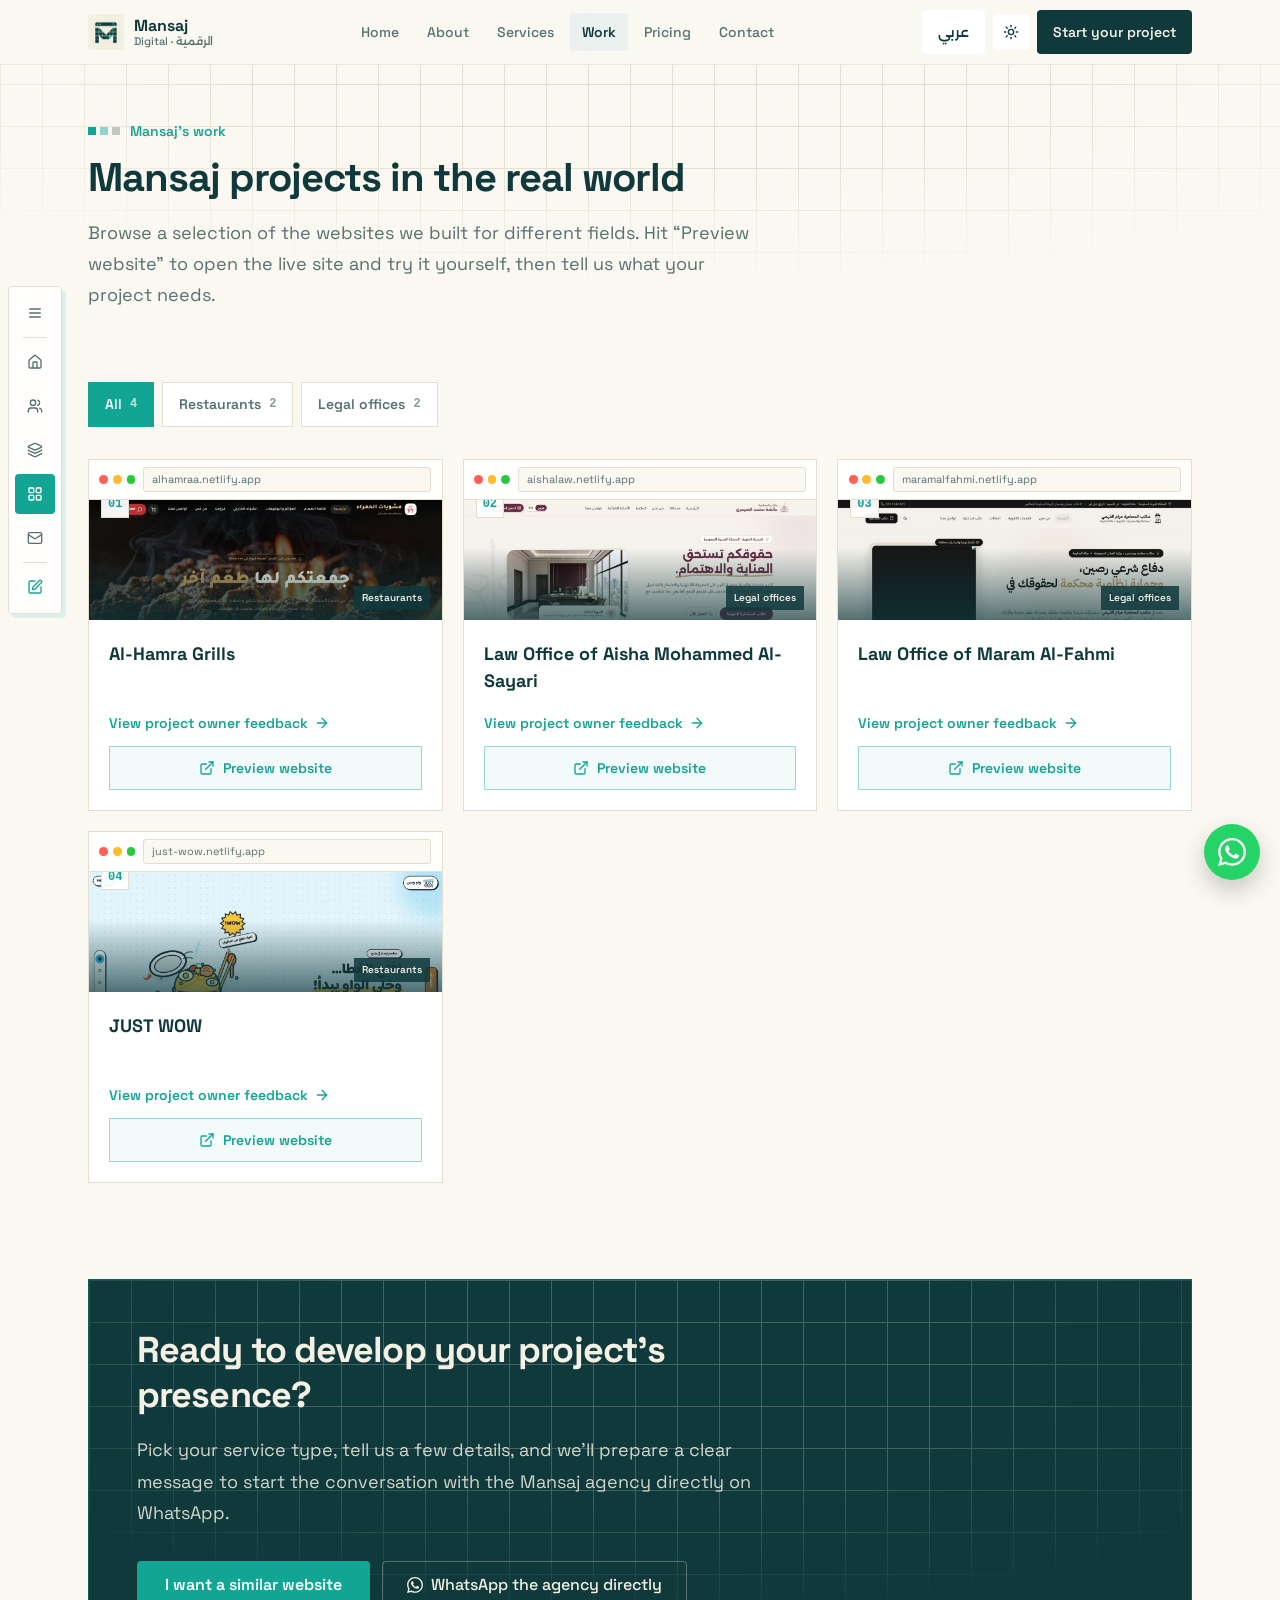
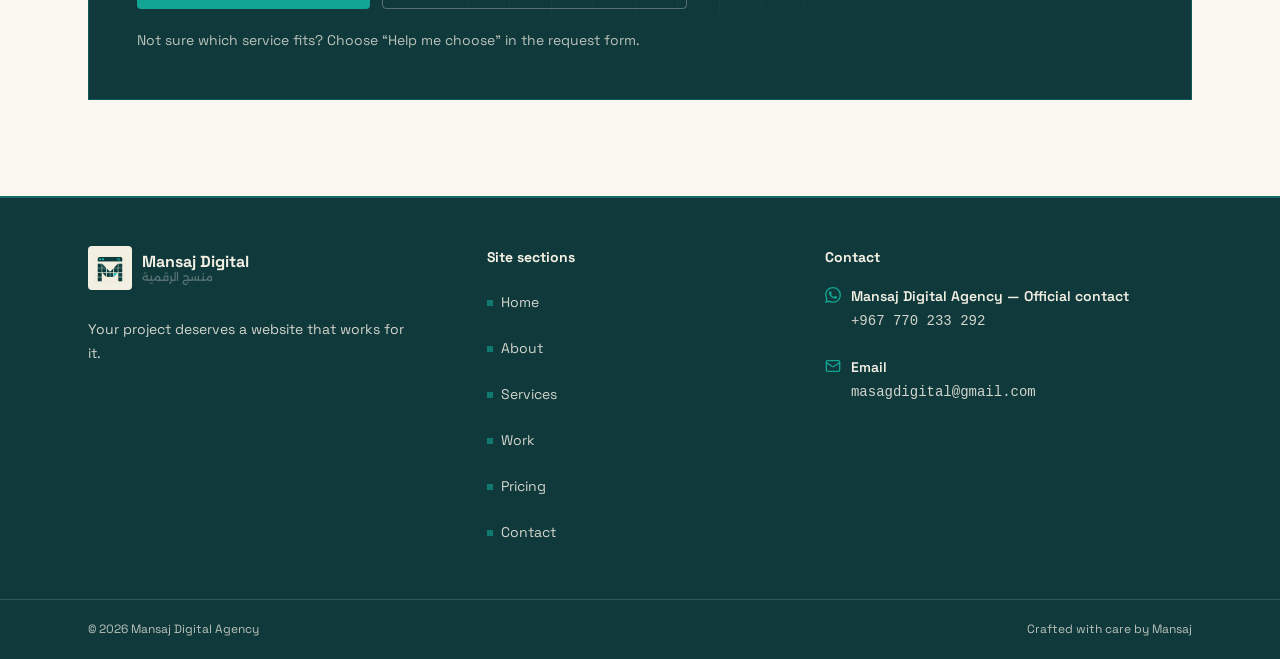
<file: static-site/projects.html>
<!DOCTYPE html>
<html lang="en" dir="ltr" data-title-ar="أعمالنا | وكالة منسج الرقمية" data-title-en="Our Work | Mansaj Digital Agency">
<head>
  <meta charset="UTF-8">
  <meta name="viewport" content="width=device-width, initial-scale=1">
  <title>أعمالنا | وكالة منسج الرقمية</title>
  <meta name="description" content="مشاريع منسج الرقمية على أرض الواقع: مواقع مطاعم ومكاتب قانونية وأنشطة عقارية — افتح أي مشروع ومعاينة الموقع الحقيقي بنفسك.">
  <meta name="theme-color" content="#faf8f1" media="(prefers-color-scheme: light)">
  <meta name="theme-color" content="#0b2426" media="(prefers-color-scheme: dark)">
  <meta property="og:type" content="website">
  <meta property="og:title" content="أعمالنا | وكالة منسج الرقمية">
  <meta property="og:description" content="سبعة مشاريع حقيقية بروابط معاينة مباشرة وتقييمات أصحاب المشاريع.">
  <meta property="og:image" content="assets/images/og-image.jpg">
  <meta property="og:locale" content="ar_YE">
  <link rel="icon" type="image/png" href="assets/icons/favicon.png">
  <link rel="apple-touch-icon" href="assets/icons/apple-touch-icon.png">
  <link rel="preconnect" href="https://fonts.googleapis.com">
  <link rel="preconnect" href="https://fonts.gstatic.com" crossorigin>
  
  <link href="https://fonts.googleapis.com/css2?family=Space+Grotesk:wght@400;500;600;700&display=swap" rel="stylesheet">
  <link href="https://fonts.googleapis.com/css2?family=Alexandria:wght@300;400;500;600;700;800&display=swap" rel="stylesheet">
  <link rel="stylesheet" href="css/style.css">
  <link rel="stylesheet" href="css/responsive.css">
  <script>
    (function () {
      var d = document.documentElement;
      d.classList.add("js");
      try {
        var t = localStorage.getItem("mansaj-theme");
        if (!t) t = window.matchMedia("(prefers-color-scheme: dark)").matches ? "dark" : "light";
        if (t === "dark") d.classList.add("dark");
      } catch (e) {}
      try {
        var l = localStorage.getItem("mansaj-lang") || "en";
        d.lang = l;
        d.dir = l === "ar" ? "rtl" : "ltr";
      } catch (e) {}
    })();
  </script>
</head>
<body>
  <a class="skip-link" href="#main" data-ar="تخطَّ إلى المحتوى" data-en="Skip to content">تخطَّ إلى المحتوى</a>

  <!-- ============ Header ============ -->
  <header class="site-header">
    <div class="container bar">
      <a href="index.html" class="brand-lockup" aria-label="منسج الرقمية — الرئيسية" data-ar-aria="منسج الرقمية — الرئيسية" data-en-aria="Mansaj Digital — Home">
        <span class="logo-plate"><img src="assets/logos/mansaj-logo-mark.png" alt="شعار منسج الرقمية" width="36" height="36"></span>
        <span class="brand-word">
          <span class="brand-name" data-ar="منسج" data-en="Mansaj">منسج</span>
          <span class="brand-sub" data-ar="الرقمية · Digital" data-en="Digital · الرقمية">الرقمية · Digital</span>
        </span>
      </a>
      <nav class="header-nav" aria-label="التنقل الرئيسي" data-ar-aria="التنقل الرئيسي" data-en-aria="Main navigation">
        <ul>
          <li><a href="index.html" data-ar="الرئيسية" data-en="Home">الرئيسية</a></li>
          <li><a href="about.html" data-ar="من نحن" data-en="About">من نحن</a></li>
          <li><a href="services.html" data-ar="خدماتنا" data-en="Services">خدماتنا</a></li>
          <li><a href="projects.html" aria-current="page" data-ar="أعمالنا" data-en="Work">أعمالنا</a></li>
          <li><a href="index.html#pricing" data-ar="الباقات" data-en="Pricing">الباقات</a></li>
          <li><a href="contact.html" data-ar="تواصل معنا" data-en="Contact">تواصل معنا</a></li>
        </ul>
      </nav>
      <div class="header-actions">
        <button class="btn btn-outline lang-toggle" type="button" aria-label="Switch to English" data-ar-aria="Switch to English" data-en-aria="التبديل إلى العربية">EN</button>
        <button class="btn btn-outline btn-icon theme-toggle" type="button" aria-label="تبديل المظهر بين الداكن والفاتح" data-ar-aria="تبديل المظهر بين الداكن والفاتح" data-en-aria="Toggle dark and light mode">
          <svg class="icon sun-i" aria-hidden="true"><use href="assets/icons/sprite.svg#i-sun"></use></svg>
          <svg class="icon moon-i" aria-hidden="true"><use href="assets/icons/sprite.svg#i-moon"></use></svg>
        </button>
        <a href="contact.html" class="btn btn-primary header-cta" data-ar="ابدأ مشروعك" data-en="Start your project">ابدأ مشروعك</a>
      </div>
    </div>
  </header>

  <!-- ============ Floating nav dock ============ -->
  <nav class="dock" aria-label="القائمة العائمة" data-ar-aria="القائمة العائمة" data-en-aria="Floating menu">
    <div class="dock-panel">
      <button type="button" class="dock-btn sheet-open-btn" aria-label="فتح القائمة الكاملة" data-ar-aria="فتح القائمة الكاملة" data-en-aria="Open the full menu" aria-expanded="false" aria-controls="site-sheet">
        <svg class="icon" aria-hidden="true"><use href="assets/icons/sprite.svg#i-menu"></use></svg>
        <span class="dock-tip" aria-hidden="true" data-ar="القائمة الكاملة" data-en="Full menu">القائمة الكاملة</span>
      </button>
      <span class="dock-sep" aria-hidden="true"></span>
      <a href="index.html" class="dock-btn" aria-label="الرئيسية" data-ar-aria="الرئيسية" data-en-aria="Home">
        <svg class="icon" aria-hidden="true"><use href="assets/icons/sprite.svg#i-house"></use></svg>
        <span class="dock-tip" aria-hidden="true" data-ar="الرئيسية" data-en="Home">الرئيسية</span>
      </a>
      <a href="about.html" class="dock-btn" aria-label="من نحن" data-ar-aria="من نحن" data-en-aria="About">
        <svg class="icon" aria-hidden="true"><use href="assets/icons/sprite.svg#i-users"></use></svg>
        <span class="dock-tip" aria-hidden="true" data-ar="من نحن" data-en="About">من نحن</span>
      </a>
      <a href="services.html" class="dock-btn" aria-label="خدماتنا" data-ar-aria="خدماتنا" data-en-aria="Services">
        <svg class="icon" aria-hidden="true"><use href="assets/icons/sprite.svg#i-layers"></use></svg>
        <span class="dock-tip" aria-hidden="true" data-ar="خدماتنا" data-en="Services">خدماتنا</span>
      </a>
      <a href="projects.html" class="dock-btn" aria-current="page" aria-label="أعمالنا" data-ar-aria="أعمالنا" data-en-aria="Work">
        <svg class="icon" aria-hidden="true"><use href="assets/icons/sprite.svg#i-layout-grid"></use></svg>
        <span class="dock-tip" aria-hidden="true" data-ar="أعمالنا" data-en="Work">أعمالنا</span>
      </a>
      <a href="contact.html" class="dock-btn" aria-label="تواصل معنا" data-ar-aria="تواصل معنا" data-en-aria="Contact">
        <svg class="icon" aria-hidden="true"><use href="assets/icons/sprite.svg#i-mail"></use></svg>
        <span class="dock-tip" aria-hidden="true" data-ar="تواصل معنا" data-en="Contact">تواصل معنا</span>
      </a>
      <span class="dock-sep" aria-hidden="true"></span>
      <a href="contact.html" class="dock-btn cta" aria-label="ابدأ مشروعك الآن" data-ar-aria="ابدأ مشروعك الآن" data-en-aria="Start your project now">
        <svg class="icon" aria-hidden="true"><use href="assets/icons/sprite.svg#i-square-pen"></use></svg>
        <span class="dock-tip" aria-hidden="true" data-ar="ابدأ مشروعك" data-en="Start your project">ابدأ مشروعك</span>
      </a>
    </div>
  </nav>

  <!-- ============ Mobile sheet ============ -->
  <div class="sheet-overlay" aria-hidden="true"></div>
  <aside class="sheet" id="site-sheet" role="dialog" aria-modal="true" aria-hidden="true" aria-label="قائمة التنقل" data-ar-aria="قائمة التنقل" data-en-aria="Navigation menu">
    <div class="sheet-head">
      <span class="brand-lockup">
        <span class="logo-plate"><img src="assets/logos/mansaj-logo-mark.png" alt="" width="36" height="36"></span>
        <span class="brand-word">
          <span class="brand-name" data-ar="منسج" data-en="Mansaj">منسج</span>
          <span class="brand-sub" data-ar="الرقمية · Digital" data-en="Digital · الرقمية">الرقمية · Digital</span>
        </span>
      </span>
      <button class="btn btn-outline btn-icon sheet-close" type="button" aria-label="إغلاق القائمة" data-ar-aria="إغلاق القائمة" data-en-aria="Close menu">
        <svg class="icon" aria-hidden="true"><use href="assets/icons/sprite.svg#i-x"></use></svg>
      </button>
    </div>
    <nav class="sheet-nav" aria-label="قائمة التنقل الكاملة" data-ar-aria="قائمة التنقل الكاملة" data-en-aria="Full navigation">
      <ul>
        <li><a href="index.html"><svg class="icon" style="color:var(--brand)" aria-hidden="true"><use href="assets/icons/sprite.svg#i-house"></use></svg><span data-ar="الرئيسية" data-en="Home">الرئيسية</span><span class="num ltr">01</span></a></li>
        <li><a href="about.html"><svg class="icon" style="color:var(--brand)" aria-hidden="true"><use href="assets/icons/sprite.svg#i-users"></use></svg><span data-ar="من نحن" data-en="About">من نحن</span><span class="num ltr">02</span></a></li>
        <li><a href="services.html"><svg class="icon" style="color:var(--brand)" aria-hidden="true"><use href="assets/icons/sprite.svg#i-layers"></use></svg><span data-ar="خدماتنا" data-en="Services">خدماتنا</span><span class="num ltr">03</span></a></li>
        <li><a href="projects.html" aria-current="page"><svg class="icon" style="color:var(--brand)" aria-hidden="true"><use href="assets/icons/sprite.svg#i-layout-grid"></use></svg><span data-ar="أعمالنا" data-en="Work">أعمالنا</span><span class="num ltr">04</span></a></li>
        <li><a href="index.html#pricing"><svg class="icon" style="color:var(--brand)" aria-hidden="true"><use href="assets/icons/sprite.svg#i-credit-card"></use></svg><span data-ar="الباقات والأسعار" data-en="Packages & prices">الباقات والأسعار</span><span class="num ltr">05</span></a></li>
        <li><a href="contact.html"><svg class="icon" style="color:var(--brand)" aria-hidden="true"><use href="assets/icons/sprite.svg#i-mail"></use></svg><span data-ar="تواصل معنا" data-en="Contact">تواصل معنا</span><span class="num ltr">06</span></a></li>
      </ul>
    </nav>
    <div class="sheet-foot">
      <a href="contact.html" class="btn btn-primary btn-block" data-ar="أريد موقعًا لمشروعي" data-en="I want a website">أريد موقعًا لمشروعي</a>
      <a class="wa-line" href="https://wa.me/967770233292" target="_blank" rel="noopener noreferrer">
        <svg class="icon icon-fill" style="color:var(--brand)" aria-hidden="true"><use href="assets/icons/sprite.svg#i-whatsapp"></use></svg>
        <span data-ar="تواصل مباشر عبر واتساب" data-en="Chat on WhatsApp">تواصل مباشر عبر واتساب</span>
      </a>
      <a class="wa-line" href="mailto:masagdigital@gmail.com">
        <svg class="icon" style="color:var(--brand)" aria-hidden="true"><use href="assets/icons/sprite.svg#i-mail"></use></svg>
        <span data-ar="راسلنا عبر البريد" data-en="Email us">راسلنا عبر البريد</span>
      </a>
      <p class="brand-mini">
        <img src="assets/logos/mansaj-logo-mark-96.png" alt="" width="16" height="16">
        <span data-ar="وكالة منسج الرقمية" data-en="Mansaj Digital Agency">وكالة منسج الرقمية</span>
      </p>
    </div>
  </aside>

  <main id="main">
    <!-- ============ Page hero ============ -->
    <section class="page-hero">
      <div class="bg-blueprint" aria-hidden="true"></div>
      <div class="container inner">
        <p class="eyebrow"><span class="squares-strip" aria-hidden="true"><i></i></span><span data-ar="أعمال منسج" data-en="Mansaj's work">أعمال منسج</span></p>
        <h1 data-ar="مشاريع منسج على أرض الواقع" data-en="Mansaj projects in the real world">مشاريع منسج على أرض الواقع</h1>
        <p class="desc" data-ar="تصفّح نماذج من المواقع التي طوّرناها لمجالات مختلفة، واضغط «معاينة الموقع» لتفتح الموقع الحقيقي وتجرّبه بنفسك، ثم أخبرنا بما تحتاجه لمشروعك." data-en="Browse a selection of the websites we built for different fields. Hit “Preview website” to open the live site and try it yourself, then tell us what your project needs.">تصفّح نماذج من المواقع التي طوّرناها لمجالات مختلفة، واضغط «معاينة الموقع» لتفتح الموقع الحقيقي وتجرّبه بنفسك، ثم أخبرنا بما تحتاجه لمشروعك.</p>
      </div>
    </section>

    <!-- ============ Projects ============ -->
    <section class="section" aria-label="المشاريع" data-ar-aria="المشاريع" data-en-aria="Projects" style="padding-top:2rem">
      <div class="container">
        <!-- Filters -->
        <div class="filter-chips reveal" role="group" aria-label="تصفية المشاريع حسب المجال" data-ar-aria="تصفية المشاريع حسب المجال" data-en-aria="Filter projects by field">
          <button type="button" class="chip" data-filter="all" aria-pressed="true"><span data-ar="الكل" data-en="All">الكل</span><span class="count ltr">4</span></button>
          <button type="button" class="chip" data-filter="restaurants" aria-pressed="false"><span data-ar="مطاعم ومشويات" data-en="Restaurants">مطاعم ومشويات</span><span class="count ltr">2</span></button>
          <button type="button" class="chip" data-filter="legal" aria-pressed="false"><span data-ar="مكاتب وقانونية" data-en="Legal offices">مكاتب وقانونية</span><span class="count ltr">2</span></button>
        </div>

        <div class="cards-grid services-grid" style="align-items:stretch">
          <!-- 01 — Al-Hamra -->
          <article class="project-card reveal" data-category="restaurants" data-url="https://alhamraa.netlify.app/">
            <div class="banner"><div class="browser-bar" dir="ltr" aria-hidden="true"><span class="b-dots"><i></i><i></i><i></i></span><span class="b-url">alhamraa.netlify.app</span></div>
              <img src="assets/images/shot-alhamra.jpg" alt="لقطة حقيقية من موقع مشويات الحمراء" data-ar-alt="لقطة حقيقية من موقع مشويات الحمراء" data-en-alt="Real screenshot of the Al-Hamra Grills website" loading="lazy" width="1200" height="750">
              <span class="no-badge ltr">01</span>
              <span class="cat-badge" data-ar="مطاعم ومشويات" data-en="Restaurants">مطاعم ومشويات</span>
            </div>
            <div class="body">
              <h3 data-ar="مشويات الحمراء" data-en="Al-Hamra Grills">مشويات الحمراء</h3>
              <span class="feedback-row"><span data-ar="عرض تقييم صاحب المشروع" data-en="View project owner feedback">عرض تقييم صاحب المشروع</span><svg class="icon arrow-flip" aria-hidden="true"><use href="assets/icons/sprite.svg#i-arrow-left"></use></svg></span>
              <a class="preview-btn" href="https://alhamraa.netlify.app/" target="_blank" rel="noopener noreferrer" aria-label="معاينة موقع مشويات الحمراء في نافذة جديدة" data-ar-aria="معاينة موقع مشويات الحمراء في نافذة جديدة" data-en-aria="Preview the Al-Hamra Grills website in a new tab">
                <svg class="icon" aria-hidden="true"><use href="assets/icons/sprite.svg#i-external-link"></use></svg>
                <span data-ar="معاينة الموقع" data-en="Preview website">معاينة الموقع</span>
              </a>
            </div>
            <button class="cover-btn" type="button" aria-label="عرض تقييم صاحب مشروع مشويات الحمراء" data-ar-aria="عرض تقييم صاحب مشروع مشويات الحمراء" data-en-aria="View project owner feedback for Al-Hamra Grills"></button>
            <div class="pc-data sr-only" aria-hidden="true">
              <span class="d-cat" data-ar="مطاعم ومشويات" data-en="Restaurants">مطاعم ومشويات</span>
              <span class="d-title" data-ar="مشويات الحمراء" data-en="Al-Hamra Grills">مشويات الحمراء</span>
              <span class="d-no ltr">01</span>
              <span class="d-quote" data-ar="ما شاء الله، الموقع مرتب ويشرح كل شيء بطريقة واضحة، من قائمة الطعام إلى العزائم والبوفيهات. أعجبني تنوع الخيارات والأسعار المناسبة، وسهولة الوصول للطلبات والفروع. كذلك الاهتمام بالتفاصيل يعطي انطباعًا جميلًا عن المكان واحترافية في التعامل. الله يوفقكم ويرزقكم من واسع فضله ❤️" data-en="Praise be, the website is well organized and explains everything clearly — from the menu to catering orders and buffets. I liked the variety of options, the reasonable prices, and how easy it is to reach the ordering and branches. The attention to detail gives a lovely impression of the place and real professionalism. May God grant you success and abundant provision ❤️">ما شاء الله، الموقع مرتب ويشرح كل شيء بطريقة واضحة، من قائمة الطعام إلى العزائم والبوفيهات. أعجبني تنوع الخيارات والأسعار المناسبة، وسهولة الوصول للطلبات والفروع. كذلك الاهتمام بالتفاصيل يعطي انطباعًا جميلًا عن المكان واحترافية في التعامل. الله يوفقكم ويرزقكم من واسع فضله ❤️</span>
            </div>
          </article>

          <!-- 02 — Aisha Law -->
          <article class="project-card reveal" style="--reveal-delay:.06s" data-category="legal" data-url="https://aishalaw.netlify.app/">
            <div class="banner"><div class="browser-bar" dir="ltr" aria-hidden="true"><span class="b-dots"><i></i><i></i><i></i></span><span class="b-url">aishalaw.netlify.app</span></div>
              <img src="assets/images/shot-aishalaw.jpg" alt="لقطة حقيقية من موقع مكتب المحامية عائشة الصيعري" data-ar-alt="لقطة حقيقية من موقع مكتب المحامية عائشة الصيعري" data-en-alt="Real screenshot of the Law Office of Aisha Al-Sayari website" loading="lazy" width="1200" height="750">
              <span class="no-badge ltr">02</span>
              <span class="cat-badge" data-ar="مكاتب وقانونية" data-en="Legal offices">مكاتب وقانونية</span>
            </div>
            <div class="body">
              <h3 data-ar="مكتب المحامية عائشة محمد الصيعري" data-en="Law Office of Aisha Mohammed Al-Sayari">مكتب المحامية عائشة محمد الصيعري</h3>
              <span class="feedback-row"><span data-ar="عرض تقييم صاحب المشروع" data-en="View project owner feedback">عرض تقييم صاحب المشروع</span><svg class="icon arrow-flip" aria-hidden="true"><use href="assets/icons/sprite.svg#i-arrow-left"></use></svg></span>
              <a class="preview-btn" href="https://aishalaw.netlify.app/" target="_blank" rel="noopener noreferrer" aria-label="معاينة موقع مكتب المحامية عائشة محمد الصيعري في نافذة جديدة" data-ar-aria="معاينة موقع مكتب المحامية عائشة محمد الصيعري في نافذة جديدة" data-en-aria="Preview the Law Office of Aisha Mohammed Al-Sayari website in a new tab">
                <svg class="icon" aria-hidden="true"><use href="assets/icons/sprite.svg#i-external-link"></use></svg>
                <span data-ar="معاينة الموقع" data-en="Preview website">معاينة الموقع</span>
              </a>
            </div>
            <button class="cover-btn" type="button" aria-label="عرض تقييم صاحب مشروع مكتب المحامية عائشة" data-ar-aria="عرض تقييم صاحب مشروع مكتب المحامية عائشة" data-en-aria="View project owner feedback for the Law Office of Aisha"></button>
            <div class="pc-data sr-only" aria-hidden="true">
              <span class="d-cat" data-ar="مكاتب وقانونية" data-en="Legal offices">مكاتب وقانونية</span>
              <span class="d-title" data-ar="مكتب المحامية عائشة محمد الصيعري" data-en="Law Office of Aisha Mohammed Al-Sayari">مكتب المحامية عائشة محمد الصيعري</span>
              <span class="d-no ltr">02</span>
              <span class="d-quote" data-ar="أعجبني جدًا أسلوب عرض الخدمات القانونية، الموقع منظم واحترافي ويعطي شعورًا بالثقة والاطمئنان. وضوح الخدمات وسهولة التواصل والاهتمام بحقوق العملاء أمور تعطي انطباعًا إيجابيًا عن المكتب. نتمنى لكم دوام النجاح والتوفيق." data-en="I really liked the way the legal services are presented — the website is organized and professional and gives a feeling of trust and reassurance. Clear services, easy communication, and care for clients' rights all give a positive impression of the office. Wishing you continued success.">أعجبني جدًا أسلوب عرض الخدمات القانونية، الموقع منظم واحترافي ويعطي شعورًا بالثقة والاطمئنان. وضوح الخدمات وسهولة التواصل والاهتمام بحقوق العملاء أمور تعطي انطباعًا إيجابيًا عن المكتب. نتمنى لكم دوام النجاح والتوفيق.</span>
            </div>
          </article>

          <!-- 03 — Maram -->
          <article class="project-card reveal" style="--reveal-delay:.12s" data-category="legal" data-url="https://maramalfahmi.netlify.app">
            <div class="banner"><div class="browser-bar" dir="ltr" aria-hidden="true"><span class="b-dots"><i></i><i></i><i></i></span><span class="b-url">maramalfahmi.netlify.app</span></div>
              <img src="assets/images/shot-maram.jpg" alt="لقطة حقيقية من موقع مكتب المحامية مرام الفهمي" data-ar-alt="لقطة حقيقية من موقع مكتب المحامية مرام الفهمي" data-en-alt="Real screenshot of the Law Office of Maram Al-Fahmi website" loading="lazy" width="1200" height="750">
              <span class="no-badge ltr">03</span>
              <span class="cat-badge" data-ar="مكاتب وقانونية" data-en="Legal offices">مكاتب وقانونية</span>
            </div>
            <div class="body">
              <h3 data-ar="مكتب المحامية مرام الفهمي" data-en="Law Office of Maram Al-Fahmi">مكتب المحامية مرام الفهمي</h3>
              <span class="feedback-row"><span data-ar="عرض تقييم صاحب المشروع" data-en="View project owner feedback">عرض تقييم صاحب المشروع</span><svg class="icon arrow-flip" aria-hidden="true"><use href="assets/icons/sprite.svg#i-arrow-left"></use></svg></span>
              <a class="preview-btn" href="https://maramalfahmi.netlify.app" target="_blank" rel="noopener noreferrer" aria-label="معاينة موقع مكتب المحامية مرام الفهمي في نافذة جديدة" data-ar-aria="معاينة موقع مكتب المحامية مرام الفهمي في نافذة جديدة" data-en-aria="Preview the Law Office of Maram Al-Fahmi website in a new tab">
                <svg class="icon" aria-hidden="true"><use href="assets/icons/sprite.svg#i-external-link"></use></svg>
                <span data-ar="معاينة الموقع" data-en="Preview website">معاينة الموقع</span>
              </a>
            </div>
            <button class="cover-btn" type="button" aria-label="عرض تقييم صاحب مشروع مكتب المحامية مرام" data-ar-aria="عرض تقييم صاحب مشروع مكتب المحامية مرام" data-en-aria="View project owner feedback for the Law Office of Maram"></button>
            <div class="pc-data sr-only" aria-hidden="true">
              <span class="d-cat" data-ar="مكاتب وقانونية" data-en="Legal offices">مكاتب وقانونية</span>
              <span class="d-title" data-ar="مكتب المحامية مرام الفهمي" data-en="Law Office of Maram Al-Fahmi">مكتب المحامية مرام الفهمي</span>
              <span class="d-no ltr">03</span>
              <span class="d-quote" data-ar="بصراحة الموقع مميز واحترافي، وطريقة عرض المعلومات والخدمات واضحة جدًا. أكثر ما أعجبني سهولة التواصل وطلب الاستشارة، والاهتمام بالتفاصيل الذي يعكس الجدية والمصداقية. التعامل الراقي والوضوح من أهم الأمور التي يبحث عنها العميل. بالتوفيق لكم 🌷" data-en="Honestly, the website is distinctive and professional, and the way information and services are presented is very clear. What I liked most is how easy it is to get in touch and request a consultation, and the attention to detail that reflects seriousness and credibility. Polite handling and clarity are among the most important things a client looks for. Wishing you success 🌷">بصراحة الموقع مميز واحترافي، وطريقة عرض المعلومات والخدمات واضحة جدًا. أكثر ما أعجبني سهولة التواصل وطلب الاستشارة، والاهتمام بالتفاصيل الذي يعكس الجدية والمصداقية. التعامل الراقي والوضوح من أهم الأمور التي يبحث عنها العميل. بالتوفيق لكم 🌷</span>
            </div>
          </article>

          <!-- 04 — Just Wow -->
          <article class="project-card reveal" style="--reveal-delay:.3s" data-category="restaurants" data-url="https://just-wow.netlify.app/">
            <div class="banner"><div class="browser-bar" dir="ltr" aria-hidden="true"><span class="b-dots"><i></i><i></i><i></i></span><span class="b-url">just-wow.netlify.app</span></div>
              <img src="assets/images/shot-justwow.jpg" alt="لقطة حقيقية من موقع واو وبس JUST WOW" data-ar-alt="لقطة حقيقية من موقع واو وبس JUST WOW" data-en-alt="Real screenshot of the JUST WOW website" loading="lazy" width="1200" height="750">
              <span class="no-badge ltr">04</span>
              <span class="cat-badge" data-ar="مطاعم ومشويات" data-en="Restaurants">مطاعم ومشويات</span>
            </div>
            <div class="body">
              <h3 data-ar="JUST WOW – واو وبس" data-en="JUST WOW">JUST WOW – واو وبس</h3>
              <span class="feedback-row"><span data-ar="عرض تقييم صاحب المشروع" data-en="View project owner feedback">عرض تقييم صاحب المشروع</span><svg class="icon arrow-flip" aria-hidden="true"><use href="assets/icons/sprite.svg#i-arrow-left"></use></svg></span>
              <a class="preview-btn" href="https://just-wow.netlify.app/" target="_blank" rel="noopener noreferrer" aria-label="معاينة موقع JUST WOW في نافذة جديدة" data-ar-aria="معاينة موقع JUST WOW في نافذة جديدة" data-en-aria="Preview the JUST WOW website in a new tab">
                <svg class="icon" aria-hidden="true"><use href="assets/icons/sprite.svg#i-external-link"></use></svg>
                <span data-ar="معاينة الموقع" data-en="Preview website">معاينة الموقع</span>
              </a>
            </div>
            <button class="cover-btn" type="button" aria-label="عرض تقييم صاحب مشروع JUST WOW" data-ar-aria="عرض تقييم صاحب مشروع JUST WOW" data-en-aria="View project owner feedback for JUST WOW"></button>
            <div class="pc-data sr-only" aria-hidden="true">
              <span class="d-cat" data-ar="مطاعم ومشويات" data-en="Restaurants">مطاعم ومشويات</span>
              <span class="d-title" data-ar="JUST WOW – واو وبس" data-en="JUST WOW">JUST WOW – واو وبس</span>
              <span class="d-no ltr">04</span>
              <span class="d-quote" data-ar="واو فعلًا! تصميم شبابي ومختلف، والألوان وطريقة عرض الأصناف تعطي حماس لتجربة النكهات. الأسعار تبدو جميلة ومناسبة، والتنوع في الأصناف يعطي خيارات كثيرة. أعجبتني فكرة اختيار الخلطة حسب المزاج، لمسة إبداعية جميلة. استمروا بهذا الإبداع، ومنها للأفضل دائمًا 😍" data-en="Wow, truly! A youthful, different design — the colors and the way the items are presented make you excited to try the flavors. The prices look good and reasonable, and the variety gives plenty of options. I loved the idea of choosing your mix by mood — a beautiful creative touch. Keep up this creativity, always onward and upward 😍">واو فعلًا! تصميم شبابي ومختلف، والألوان وطريقة عرض الأصناف تعطي حماس لتجربة النكهات. الأسعار تبدو جميلة ومناسبة، والتنوع في الأصناف يعطي خيارات كثيرة. أعجبتني فكرة اختيار الخلطة حسب المزاج، لمسة إبداعية جميلة. استمروا بهذا الإبداع، ومنها للأفضل دائمًا 😍</span>
            </div>
          </article>
        </div>
      </div>
    </section>

    <!-- ============ Contact CTA ============ -->
    <section class="section" aria-label="تواصل مع منسج" data-ar-aria="تواصل مع منسج" data-en-aria="Contact Mansaj" style="padding-top:0">
      <div class="container">
        <div class="cta-panel reveal">
          <div class="bg-blueprint" aria-hidden="true"></div>
          <h2 data-ar="جاهز تطوّر حضور مشروعك؟" data-en="Ready to develop your project's presence?">جاهز تطوّر حضور مشروعك؟</h2>
          <p class="panel-desc" data-ar="اختر نوع الخدمة، وأخبرنا ببعض التفاصيل، وسنجهّز لك رسالة واضحة لبدء التواصل مع وكالة منسج مباشرة عبر واتساب." data-en="Pick your service type, tell us a few details, and we'll prepare a clear message to start the conversation with the Mansaj agency directly on WhatsApp.">اختر نوع الخدمة، وأخبرنا ببعض التفاصيل، وسنجهّز لك رسالة واضحة لبدء التواصل مع وكالة منسج مباشرة عبر واتساب.</p>
          <div class="panel-actions">
            <a href="contact.html" class="btn btn-brand btn-lg" style="border-radius:.25rem;padding-inline:1.75rem">
              <span data-ar="أريد موقعًا مشابهًا لمشروعي" data-en="I want a similar website">أريد موقعًا مشابهًا لمشروعي</span>
            </a>
            <a href="https://wa.me/967770233292" target="_blank" rel="noopener noreferrer" class="btn btn-lg" style="border-radius:.25rem;border:1px solid color-mix(in srgb, var(--deep-foreground) 30%, transparent);color:var(--deep-foreground)">
              <svg class="icon icon-fill" aria-hidden="true"><use href="assets/icons/sprite.svg#i-whatsapp"></use></svg>
              <span data-ar="واتساب الوكالة مباشرة" data-en="WhatsApp the agency directly">واتساب الوكالة مباشرة</span>
            </a>
          </div>
          <p class="panel-note" data-ar="لا تعرف أي خدمة تناسبك؟ اختر «ساعدوني في الاختيار» في نموذج الطلب." data-en="Not sure which service fits? Choose “Help me choose” in the request form.">لا تعرف أي خدمة تناسبك؟ اختر «ساعدوني في الاختيار» في نموذج الطلب.</p>
        </div>
      </div>
    </section>
  </main>

  <!-- ============ Testimonial modal ============ -->
  <div class="modal-overlay" role="dialog" aria-modal="true" aria-labelledby="modal-title">
    <div class="modal">
      <div class="m-banner">
        <img src="assets/images/shot-alhamra.jpg" alt="" aria-hidden="true">
        <span class="no-badge ltr">01</span>
        <button class="m-close" type="button" aria-label="إغلاق" data-ar-aria="إغلاق" data-en-aria="Close">
          <svg class="icon" aria-hidden="true"><use href="assets/icons/sprite.svg#i-x"></use></svg>
        </button>
      </div>
      <div class="m-body">
        <p class="m-cat">—</p>
        <h3 id="modal-title">—</h3>
        <p class="m-quote-label"><span data-ar="تقييم صاحب المشروع" data-en="Feedback from the project owner">تقييم صاحب المشروع</span></p>
        <blockquote class="m-quote">—</blockquote>
        <div class="m-actions">
          <a href="#" target="_blank" rel="noopener noreferrer" class="btn btn-brand-outline">
            <svg class="icon" aria-hidden="true"><use href="assets/icons/sprite.svg#i-external-link"></use></svg>
            <span data-ar="معاينة الموقع" data-en="Preview website">معاينة الموقع</span>
          </a>
          <a href="contact.html" class="btn btn-brand">
            <span data-ar="أريد موقعًا مشابهًا لمشروعي" data-en="I want a similar website">أريد موقعًا مشابهًا لمشروعي</span>
          </a>
        </div>
      </div>
    </div>
  </div>

  <!-- ============ Footer ============ -->
  <footer class="site-footer">
    <div class="container footer-grid">
      <div class="footer-brand">
        <span class="brand-lockup">
          <span class="logo-plate lg"><img src="assets/logos/mansaj-logo-mark.png" alt="شعار منسج الرقمية" width="44" height="44"></span>
          <span class="brand-word">
            <span class="brand-name" data-ar="منسج الرقمية" data-en="Mansaj Digital">منسج الرقمية</span>
            <span class="brand-sub ltr" data-ar="Mansaj Digital" data-en="منسج الرقمية">Mansaj Digital</span>
          </span>
        </span>
        <p class="tagline" data-ar="مشروعك يستحق موقعًا يعمل لأجله." data-en="Your project deserves a website that works for it.">مشروعك يستحق موقعًا يعمل لأجله.</p>
      </div>

      <nav class="footer-col" aria-label="روابط الأقسام" data-ar-aria="روابط الأقسام" data-en-aria="Section links">
        <p class="col-title" data-ar="أقسام الموقع" data-en="Site sections">أقسام الموقع</p>
        <ul>
          <li><a href="index.html"><span class="dot" aria-hidden="true"></span><span data-ar="الرئيسية" data-en="Home">الرئيسية</span></a></li>
          <li><a href="about.html"><span class="dot" aria-hidden="true"></span><span data-ar="من نحن" data-en="About">من نحن</span></a></li>
          <li><a href="services.html"><span class="dot" aria-hidden="true"></span><span data-ar="خدماتنا" data-en="Services">خدماتنا</span></a></li>
          <li><a href="projects.html"><span class="dot" aria-hidden="true"></span><span data-ar="أعمالنا" data-en="Work">أعمالنا</span></a></li>
          <li><a href="index.html#pricing"><span class="dot" aria-hidden="true"></span><span data-ar="الباقات" data-en="Pricing">الباقات</span></a></li>
          <li><a href="contact.html"><span class="dot" aria-hidden="true"></span><span data-ar="تواصل معنا" data-en="Contact">تواصل معنا</span></a></li>
        </ul>
      </nav>

      <div class="footer-col">
        <p class="col-title" data-ar="تواصل" data-en="Contact">تواصل</p>
        <ul class="footer-contact">
          <li>
            <svg class="icon icon-fill" aria-hidden="true"><use href="assets/icons/sprite.svg#i-whatsapp"></use></svg>
            <div>
              <p class="fc-title" data-ar="وكالة منسج الرقمية — التواصل الرسمي" data-en="Mansaj Digital Agency — Official contact">وكالة منسج الرقمية — التواصل الرسمي</p>
              <a class="fc-phone ltr" href="https://wa.me/967770233292" target="_blank" rel="noopener noreferrer" aria-label="واتساب وكالة منسج الرقمية +967 770 233 292" data-ar-aria="واتساب وكالة منسج الرقمية +967 770 233 292" data-en-aria="WhatsApp Mansaj Digital Agency +967 770 233 292">+967 770 233 292</a>
            </div>
          </li>
          <li>
            <svg class="icon" aria-hidden="true"><use href="assets/icons/sprite.svg#i-mail"></use></svg>
            <div>
              <p class="fc-title" data-ar="البريد الإلكتروني" data-en="Email">البريد الإلكتروني</p>
              <a class="fc-phone ltr" href="mailto:masagdigital@gmail.com" aria-label="البريد الإلكتروني لوكالة منسج الرقمية masagdigital@gmail.com" data-ar-aria="البريد الإلكتروني لوكالة منسج الرقمية masagdigital@gmail.com" data-en-aria="Email Mansaj Digital Agency masagdigital@gmail.com">masagdigital@gmail.com</a>
            </div>
          </li>
        </ul>
        
      </div>
    </div>

    <div class="footer-bottom">
      <div class="container inner">
        <p><span data-ar="© " data-en="© ">© </span><span data-year>2025</span><span data-ar=" وكالة منسج الرقمية — Mansaj Digital" data-en=" Mansaj Digital Agency"> وكالة منسج الرقمية — Mansaj Digital</span></p>
        <p data-ar="صُنع بعناية من وكالة منسج" data-en="Crafted with care by Mansaj">صُنع بعناية من وكالة منسج</p>
      </div>
    </div>
  </footer>

  <!-- Floating WhatsApp support button -->
  <a class="wa-float" href="https://wa.me/967770233292?text=Hello%20Mansaj%20Digital" target="_blank" rel="noopener noreferrer"
     data-wa-en="Hello Mansaj Digital 👋
I visited your website and I want to discuss a project for my business."
     data-wa-ar="مرحبًا منسج الرقمية 👋
زرت موقعكم وأريد أن أناقش مشروعًا لنشاطي التجاري."
     aria-label="تواصل مع منسج الرقمية عبر واتساب" data-ar-aria="تواصل مع منسج الرقمية عبر واتساب" data-en-aria="Chat with Mansaj Digital on WhatsApp" data-cursor="Chat">
    <svg class="icon icon-fill" aria-hidden="true"><use href="assets/icons/sprite.svg#i-whatsapp"></use></svg>
  </a>

  <script src="js/theme.js" defer></script>
  <script src="js/main.js" defer></script>
</body>
</html>
</file>
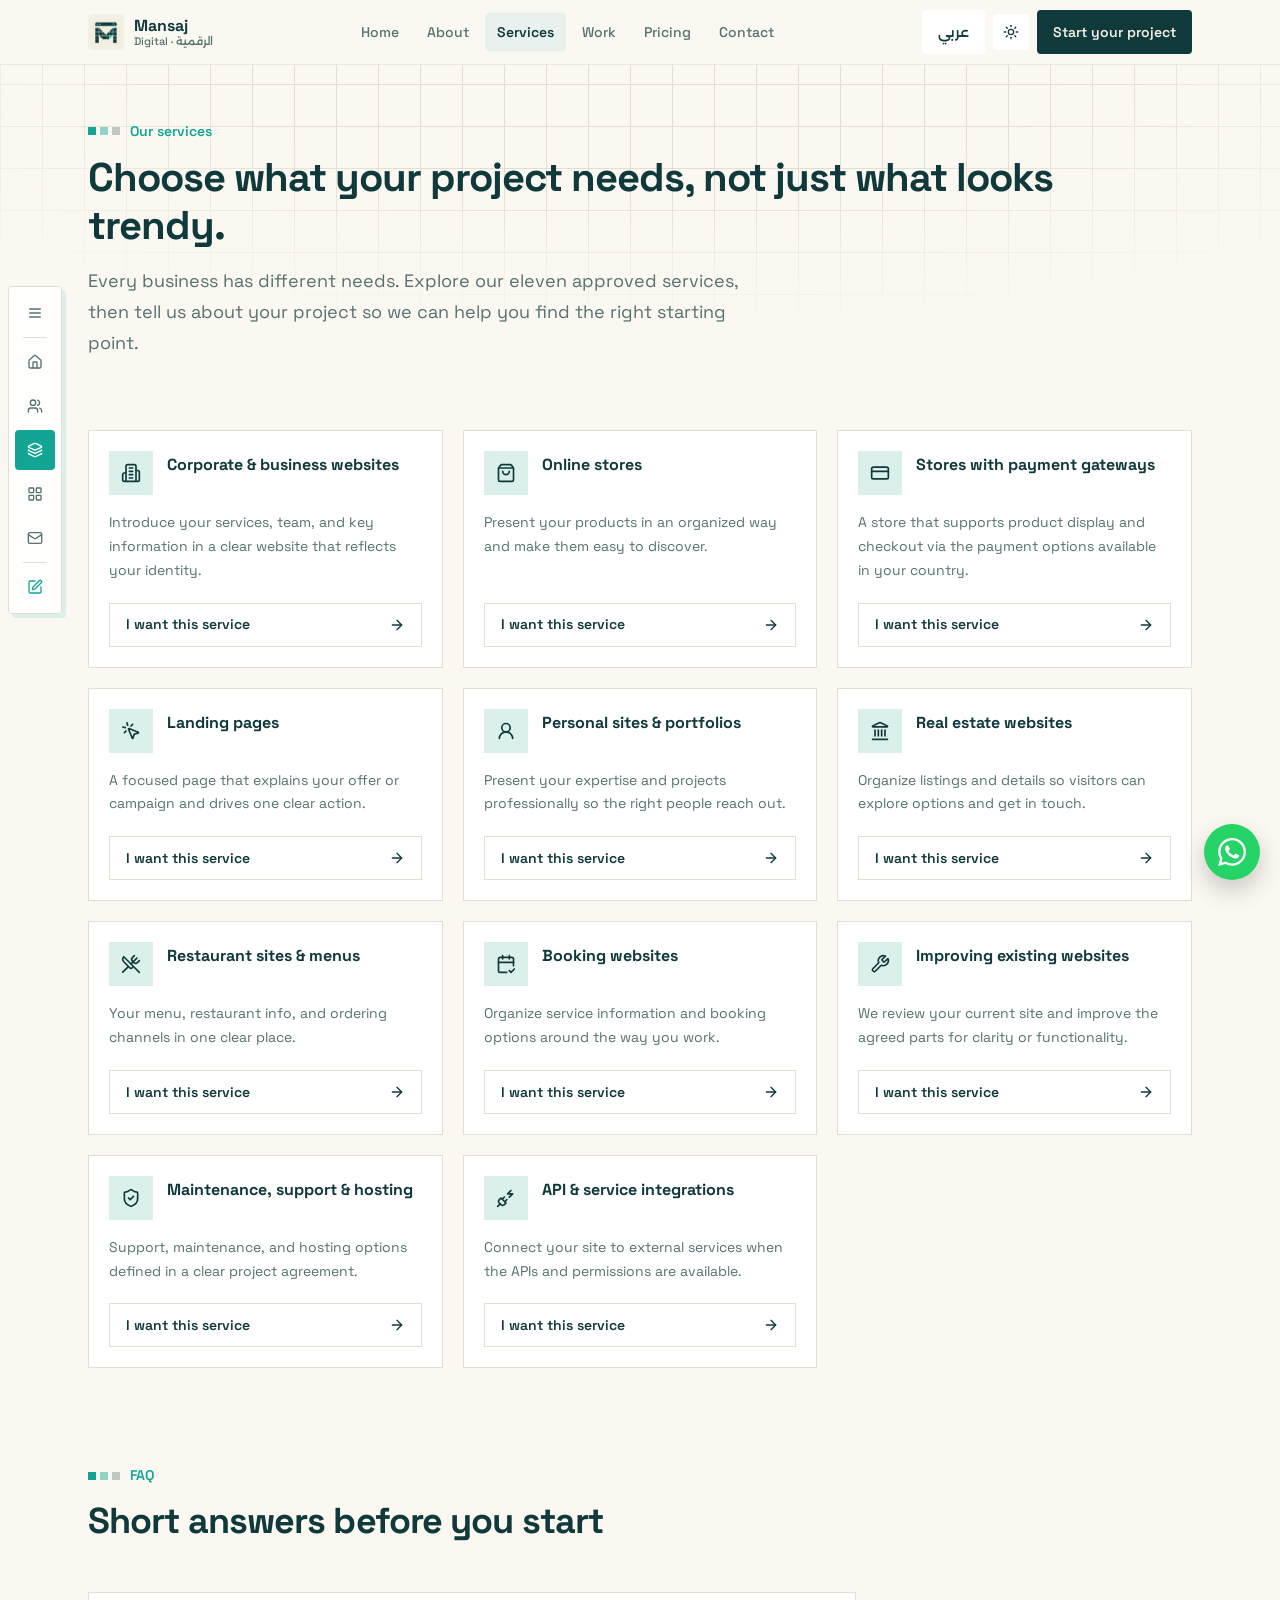
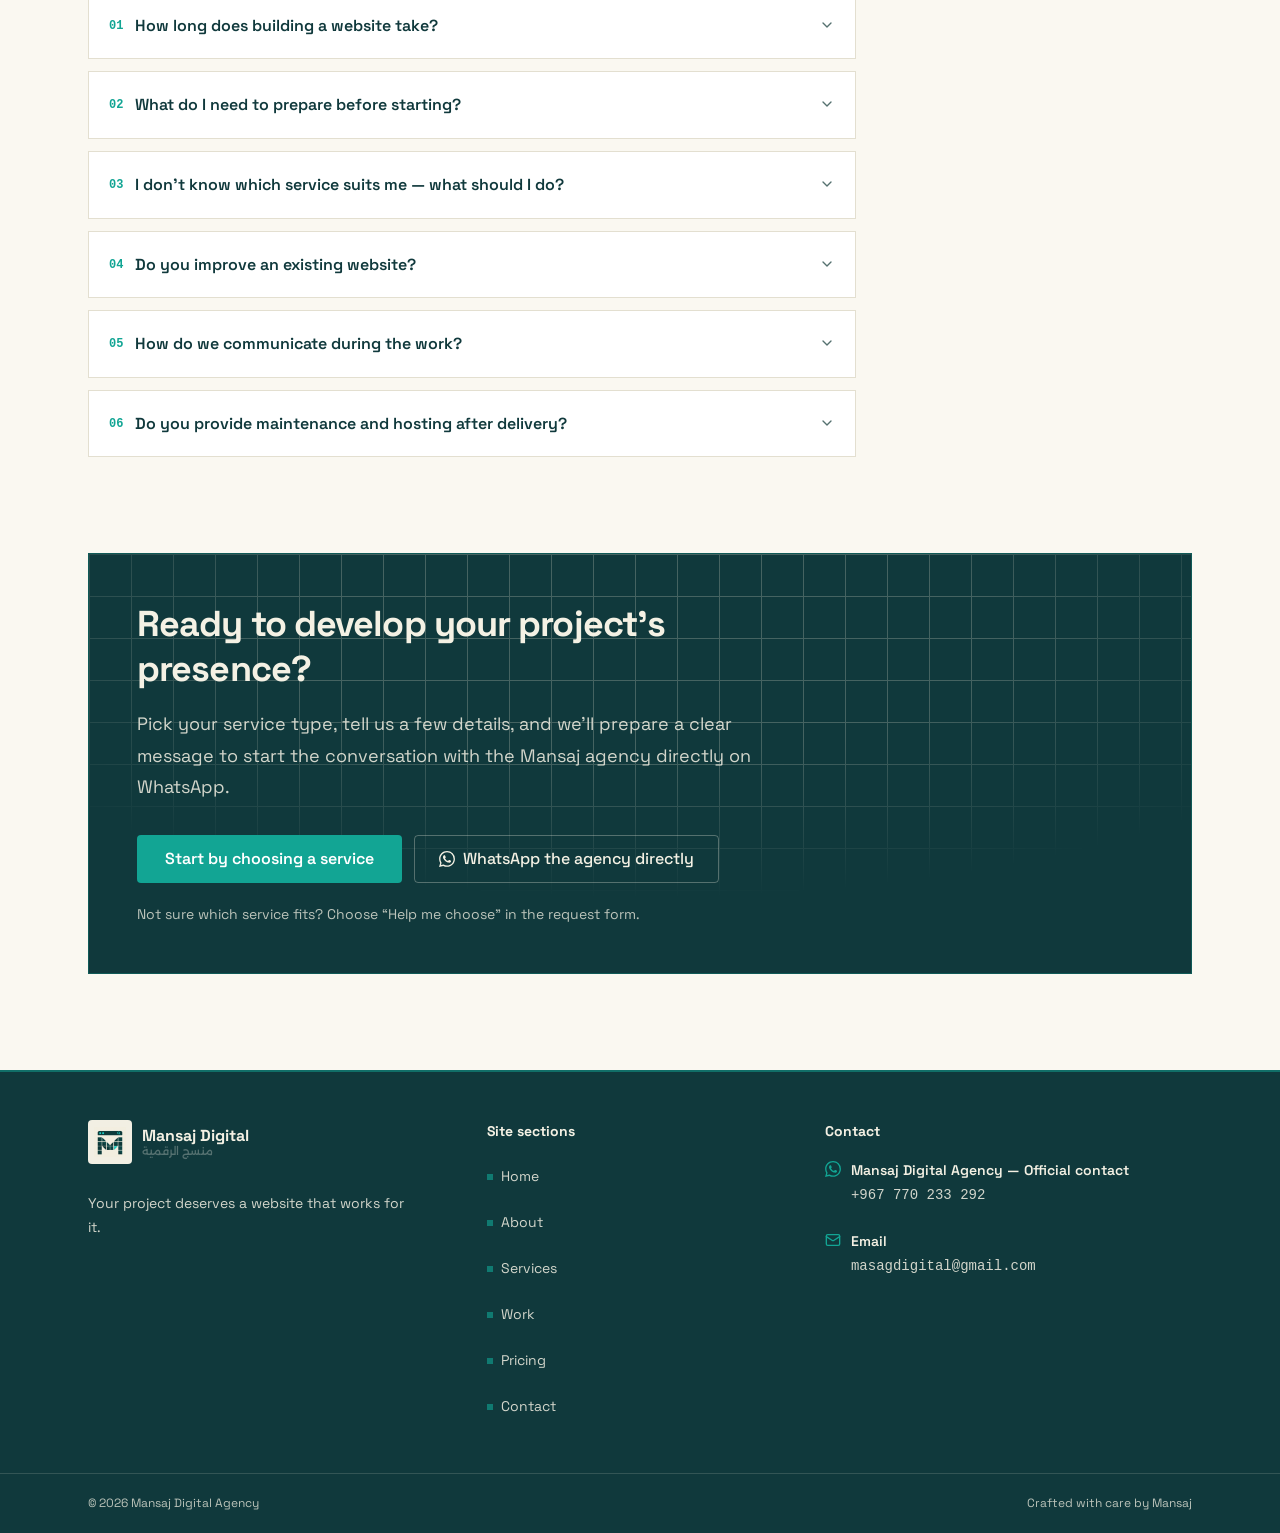
<file: static-site/services.html>
<!DOCTYPE html>
<html lang="en" dir="ltr" data-title-ar="خدماتنا | وكالة منسج الرقمية" data-title-en="Services | Mansaj Digital Agency">
<head>
  <meta charset="UTF-8">
  <meta name="viewport" content="width=device-width, initial-scale=1">
  <title>خدماتنا | وكالة منسج الرقمية</title>
  <meta name="description" content="خدمات منسج الرقمية: مواقع تعريفية، متاجر إلكترونية، صفحات هبوط، مواقع عقارية ومطاعم وحجز، تطوير مواقع قائمة، صيانة واستضافة، وربط خدمات برمجية.">
  <meta name="theme-color" content="#faf8f1" media="(prefers-color-scheme: light)">
  <meta name="theme-color" content="#0b2426" media="(prefers-color-scheme: dark)">
  <meta property="og:type" content="website">
  <meta property="og:title" content="خدماتنا | وكالة منسج الرقمية">
  <meta property="og:description" content="11 خدمة تغطي احتياجات مشروعك: مواقع تعريفية، متاجر، صفحات هبوط، حجوزات، تطوير وصيانة.">
  <meta property="og:image" content="assets/images/og-image.jpg">
  <meta property="og:locale" content="ar_YE">
  <link rel="icon" type="image/png" href="assets/icons/favicon.png">
  <link rel="apple-touch-icon" href="assets/icons/apple-touch-icon.png">
  <link rel="preconnect" href="https://fonts.googleapis.com">
  <link rel="preconnect" href="https://fonts.gstatic.com" crossorigin>
  
  <link href="https://fonts.googleapis.com/css2?family=Space+Grotesk:wght@400;500;600;700&display=swap" rel="stylesheet">
  <link href="https://fonts.googleapis.com/css2?family=Alexandria:wght@300;400;500;600;700;800&display=swap" rel="stylesheet">
  <link rel="stylesheet" href="css/style.css">
  <link rel="stylesheet" href="css/responsive.css">
  <script>
    (function () {
      var d = document.documentElement;
      d.classList.add("js");
      try {
        var t = localStorage.getItem("mansaj-theme");
        if (!t) t = window.matchMedia("(prefers-color-scheme: dark)").matches ? "dark" : "light";
        if (t === "dark") d.classList.add("dark");
      } catch (e) {}
      try {
        var l = localStorage.getItem("mansaj-lang") || "en";
        d.lang = l;
        d.dir = l === "ar" ? "rtl" : "ltr";
      } catch (e) {}
    })();
  </script>
</head>
<body>
  <a class="skip-link" href="#main" data-ar="تخطَّ إلى المحتوى" data-en="Skip to content">تخطَّ إلى المحتوى</a>

  <!-- ============ Header ============ -->
  <header class="site-header">
    <div class="container bar">
      <a href="index.html" class="brand-lockup" aria-label="منسج الرقمية — الرئيسية" data-ar-aria="منسج الرقمية — الرئيسية" data-en-aria="Mansaj Digital — Home">
        <span class="logo-plate"><img src="assets/logos/mansaj-logo-mark.png" alt="شعار منسج الرقمية" width="36" height="36"></span>
        <span class="brand-word">
          <span class="brand-name" data-ar="منسج" data-en="Mansaj">منسج</span>
          <span class="brand-sub" data-ar="الرقمية · Digital" data-en="Digital · الرقمية">الرقمية · Digital</span>
        </span>
      </a>
      <nav class="header-nav" aria-label="التنقل الرئيسي" data-ar-aria="التنقل الرئيسي" data-en-aria="Main navigation">
        <ul>
          <li><a href="index.html" data-ar="الرئيسية" data-en="Home">الرئيسية</a></li>
          <li><a href="about.html" data-ar="من نحن" data-en="About">من نحن</a></li>
          <li><a href="services.html" aria-current="page" data-ar="خدماتنا" data-en="Services">خدماتنا</a></li>
          <li><a href="projects.html" data-ar="أعمالنا" data-en="Work">أعمالنا</a></li>
          <li><a href="index.html#pricing" data-ar="الباقات" data-en="Pricing">الباقات</a></li>
          <li><a href="contact.html" data-ar="تواصل معنا" data-en="Contact">تواصل معنا</a></li>
        </ul>
      </nav>
      <div class="header-actions">
        <button class="btn btn-outline lang-toggle" type="button" aria-label="Switch to English" data-ar-aria="Switch to English" data-en-aria="التبديل إلى العربية">EN</button>
        <button class="btn btn-outline btn-icon theme-toggle" type="button" aria-label="تبديل المظهر بين الداكن والفاتح" data-ar-aria="تبديل المظهر بين الداكن والفاتح" data-en-aria="Toggle dark and light mode">
          <svg class="icon sun-i" aria-hidden="true"><use href="assets/icons/sprite.svg#i-sun"></use></svg>
          <svg class="icon moon-i" aria-hidden="true"><use href="assets/icons/sprite.svg#i-moon"></use></svg>
        </button>
        <a href="contact.html" class="btn btn-primary header-cta" data-ar="ابدأ مشروعك" data-en="Start your project">ابدأ مشروعك</a>
      </div>
    </div>
  </header>

  <!-- ============ Floating nav dock ============ -->
  <nav class="dock" aria-label="القائمة العائمة" data-ar-aria="القائمة العائمة" data-en-aria="Floating menu">
    <div class="dock-panel">
      <button type="button" class="dock-btn sheet-open-btn" aria-label="فتح القائمة الكاملة" data-ar-aria="فتح القائمة الكاملة" data-en-aria="Open the full menu" aria-expanded="false" aria-controls="site-sheet">
        <svg class="icon" aria-hidden="true"><use href="assets/icons/sprite.svg#i-menu"></use></svg>
        <span class="dock-tip" aria-hidden="true" data-ar="القائمة الكاملة" data-en="Full menu">القائمة الكاملة</span>
      </button>
      <span class="dock-sep" aria-hidden="true"></span>
      <a href="index.html" class="dock-btn" aria-label="الرئيسية" data-ar-aria="الرئيسية" data-en-aria="Home">
        <svg class="icon" aria-hidden="true"><use href="assets/icons/sprite.svg#i-house"></use></svg>
        <span class="dock-tip" aria-hidden="true" data-ar="الرئيسية" data-en="Home">الرئيسية</span>
      </a>
      <a href="about.html" class="dock-btn" aria-label="من نحن" data-ar-aria="من نحن" data-en-aria="About">
        <svg class="icon" aria-hidden="true"><use href="assets/icons/sprite.svg#i-users"></use></svg>
        <span class="dock-tip" aria-hidden="true" data-ar="من نحن" data-en="About">من نحن</span>
      </a>
      <a href="services.html" class="dock-btn" aria-current="page" aria-label="خدماتنا" data-ar-aria="خدماتنا" data-en-aria="Services">
        <svg class="icon" aria-hidden="true"><use href="assets/icons/sprite.svg#i-layers"></use></svg>
        <span class="dock-tip" aria-hidden="true" data-ar="خدماتنا" data-en="Services">خدماتنا</span>
      </a>
      <a href="projects.html" class="dock-btn" aria-label="أعمالنا" data-ar-aria="أعمالنا" data-en-aria="Work">
        <svg class="icon" aria-hidden="true"><use href="assets/icons/sprite.svg#i-layout-grid"></use></svg>
        <span class="dock-tip" aria-hidden="true" data-ar="أعمالنا" data-en="Work">أعمالنا</span>
      </a>
      <a href="contact.html" class="dock-btn" aria-label="تواصل معنا" data-ar-aria="تواصل معنا" data-en-aria="Contact">
        <svg class="icon" aria-hidden="true"><use href="assets/icons/sprite.svg#i-mail"></use></svg>
        <span class="dock-tip" aria-hidden="true" data-ar="تواصل معنا" data-en="Contact">تواصل معنا</span>
      </a>
      <span class="dock-sep" aria-hidden="true"></span>
      <a href="contact.html" class="dock-btn cta" aria-label="ابدأ مشروعك الآن" data-ar-aria="ابدأ مشروعك الآن" data-en-aria="Start your project now">
        <svg class="icon" aria-hidden="true"><use href="assets/icons/sprite.svg#i-square-pen"></use></svg>
        <span class="dock-tip" aria-hidden="true" data-ar="ابدأ مشروعك" data-en="Start your project">ابدأ مشروعك</span>
      </a>
    </div>
  </nav>

  <!-- ============ Mobile sheet ============ -->
  <div class="sheet-overlay" aria-hidden="true"></div>
  <aside class="sheet" id="site-sheet" role="dialog" aria-modal="true" aria-hidden="true" aria-label="قائمة التنقل" data-ar-aria="قائمة التنقل" data-en-aria="Navigation menu">
    <div class="sheet-head">
      <span class="brand-lockup">
        <span class="logo-plate"><img src="assets/logos/mansaj-logo-mark.png" alt="" width="36" height="36"></span>
        <span class="brand-word">
          <span class="brand-name" data-ar="منسج" data-en="Mansaj">منسج</span>
          <span class="brand-sub" data-ar="الرقمية · Digital" data-en="Digital · الرقمية">الرقمية · Digital</span>
        </span>
      </span>
      <button class="btn btn-outline btn-icon sheet-close" type="button" aria-label="إغلاق القائمة" data-ar-aria="إغلاق القائمة" data-en-aria="Close menu">
        <svg class="icon" aria-hidden="true"><use href="assets/icons/sprite.svg#i-x"></use></svg>
      </button>
    </div>
    <nav class="sheet-nav" aria-label="قائمة التنقل الكاملة" data-ar-aria="قائمة التنقل الكاملة" data-en-aria="Full navigation">
      <ul>
        <li><a href="index.html"><svg class="icon" style="color:var(--brand)" aria-hidden="true"><use href="assets/icons/sprite.svg#i-house"></use></svg><span data-ar="الرئيسية" data-en="Home">الرئيسية</span><span class="num ltr">01</span></a></li>
        <li><a href="about.html"><svg class="icon" style="color:var(--brand)" aria-hidden="true"><use href="assets/icons/sprite.svg#i-users"></use></svg><span data-ar="من نحن" data-en="About">من نحن</span><span class="num ltr">02</span></a></li>
        <li><a href="services.html" aria-current="page"><svg class="icon" style="color:var(--brand)" aria-hidden="true"><use href="assets/icons/sprite.svg#i-layers"></use></svg><span data-ar="خدماتنا" data-en="Services">خدماتنا</span><span class="num ltr">03</span></a></li>
        <li><a href="projects.html"><svg class="icon" style="color:var(--brand)" aria-hidden="true"><use href="assets/icons/sprite.svg#i-layout-grid"></use></svg><span data-ar="أعمالنا" data-en="Work">أعمالنا</span><span class="num ltr">04</span></a></li>
        <li><a href="index.html#pricing"><svg class="icon" style="color:var(--brand)" aria-hidden="true"><use href="assets/icons/sprite.svg#i-credit-card"></use></svg><span data-ar="الباقات والأسعار" data-en="Packages & prices">الباقات والأسعار</span><span class="num ltr">05</span></a></li>
        <li><a href="contact.html"><svg class="icon" style="color:var(--brand)" aria-hidden="true"><use href="assets/icons/sprite.svg#i-mail"></use></svg><span data-ar="تواصل معنا" data-en="Contact">تواصل معنا</span><span class="num ltr">06</span></a></li>
      </ul>
    </nav>
    <div class="sheet-foot">
      <a href="contact.html" class="btn btn-primary btn-block" data-ar="أريد موقعًا لمشروعي" data-en="I want a website">أريد موقعًا لمشروعي</a>
      <a class="wa-line" href="https://wa.me/967770233292" target="_blank" rel="noopener noreferrer">
        <svg class="icon icon-fill" style="color:var(--brand)" aria-hidden="true"><use href="assets/icons/sprite.svg#i-whatsapp"></use></svg>
        <span data-ar="تواصل مباشر عبر واتساب" data-en="Chat on WhatsApp">تواصل مباشر عبر واتساب</span>
      </a>
      <a class="wa-line" href="mailto:masagdigital@gmail.com">
        <svg class="icon" style="color:var(--brand)" aria-hidden="true"><use href="assets/icons/sprite.svg#i-mail"></use></svg>
        <span data-ar="راسلنا عبر البريد" data-en="Email us">راسلنا عبر البريد</span>
      </a>
      <p class="brand-mini">
        <img src="assets/logos/mansaj-logo-mark-96.png" alt="" width="16" height="16">
        <span data-ar="وكالة منسج الرقمية" data-en="Mansaj Digital Agency">وكالة منسج الرقمية</span>
      </p>
    </div>
  </aside>

  <main id="main">
    <!-- ============ Page hero ============ -->
    <section class="page-hero">
      <div class="bg-blueprint" aria-hidden="true"></div>
      <div class="container inner">
        <p class="eyebrow"><span class="squares-strip" aria-hidden="true"><i></i></span><span data-ar="خدماتنا" data-en="Our services">خدماتنا</span></p>
        <h1 data-ar="اختر ما يحتاجه مشروعك، لا ما يبدو رائجًا فقط." data-en="Choose what your project needs, not just what looks trendy.">اختر ما يحتاجه مشروعك، لا ما يبدو رائجًا فقط.</h1>
        <p class="desc" data-ar="لكل نشاط احتياجات مختلفة. استكشف الخدمات الإحدى عشرة المعتمدة لدينا، ثم أخبرنا عن مشروعك لنساعدك في تحديد نقطة البداية." data-en="Every business has different needs. Explore our eleven approved services, then tell us about your project so we can help you find the right starting point.">لكل نشاط احتياجات مختلفة. استكشف الخدمات الإحدى عشرة المعتمدة لدينا، ثم أخبرنا عن مشروعك لنساعدك في تحديد نقطة البداية.</p>
      </div>
    </section>

    <!-- ============ Services ============ -->
    <section class="section" aria-label="الخدمات" data-ar-aria="الخدمات" data-en-aria="Services" style="padding-top:2rem">
      <div class="container">
        <div class="cards-grid services-grid">
          <article class="service-card reveal">
            <div class="head">
              <span class="s-icon"><svg class="icon" aria-hidden="true"><use href="assets/icons/sprite.svg#i-building-2"></use></svg></span>
              <h3 data-ar="مواقع تعريفية للشركات والأنشطة" data-en="Corporate & business websites">مواقع تعريفية للشركات والأنشطة</h3>
            </div>
            <p class="s-desc" data-ar="عرّف بخدماتك وفريقك ومعلوماتك المهمة في موقع واضح يعكس هوية نشاطك." data-en="Introduce your services, team, and key information in a clear website that reflects your identity.">عرّف بخدماتك وفريقك ومعلوماتك المهمة في موقع واضح يعكس هوية نشاطك.</p>
            <div class="s-action"><a href="contact.html?service=corporate" class="btn"><span data-ar="أريد هذه الخدمة" data-en="I want this service">أريد هذه الخدمة</span><svg class="icon arrow-flip" aria-hidden="true"><use href="assets/icons/sprite.svg#i-arrow-left"></use></svg></a></div>
          </article>
          <article class="service-card reveal" style="--reveal-delay:.05s">
            <div class="head">
              <span class="s-icon"><svg class="icon" aria-hidden="true"><use href="assets/icons/sprite.svg#i-shopping-bag"></use></svg></span>
              <h3 data-ar="متاجر إلكترونية" data-en="Online stores">متاجر إلكترونية</h3>
            </div>
            <p class="s-desc" data-ar="اعرض منتجاتك بطريقة مرتبة، وسهّل على عملائك اكتشافها والوصول إلى تفاصيلها." data-en="Present your products in an organized way and make them easy to discover.">اعرض منتجاتك بطريقة مرتبة، وسهّل على عملائك اكتشافها والوصول إلى تفاصيلها.</p>
            <div class="s-action"><a href="contact.html?service=store" class="btn"><span data-ar="أريد هذه الخدمة" data-en="I want this service">أريد هذه الخدمة</span><svg class="icon arrow-flip" aria-hidden="true"><use href="assets/icons/sprite.svg#i-arrow-left"></use></svg></a></div>
          </article>
          <article class="service-card reveal" style="--reveal-delay:.1s">
            <div class="head">
              <span class="s-icon"><svg class="icon" aria-hidden="true"><use href="assets/icons/sprite.svg#i-credit-card"></use></svg></span>
              <h3 data-ar="متاجر مع بوابات دفع" data-en="Stores with payment gateways">متاجر مع بوابات دفع</h3>
            </div>
            <p class="s-desc" data-ar="متجر يتيح عرض المنتجات وإتمام الدفع عبر خيارات الدفع التي يدعمها المشروع والبلد." data-en="A store that supports product display and checkout via the payment options available in your country.">متجر يتيح عرض المنتجات وإتمام الدفع عبر خيارات الدفع التي يدعمها المشروع والبلد.</p>
            <div class="s-action"><a href="contact.html?service=store-payment" class="btn"><span data-ar="أريد هذه الخدمة" data-en="I want this service">أريد هذه الخدمة</span><svg class="icon arrow-flip" aria-hidden="true"><use href="assets/icons/sprite.svg#i-arrow-left"></use></svg></a></div>
          </article>
          <article class="service-card reveal" style="--reveal-delay:.15s">
            <div class="head">
              <span class="s-icon"><svg class="icon" aria-hidden="true"><use href="assets/icons/sprite.svg#i-mouse-pointer-click"></use></svg></span>
              <h3 data-ar="صفحات هبوط للحملات والخدمات" data-en="Landing pages">صفحات هبوط للحملات والخدمات</h3>
            </div>
            <p class="s-desc" data-ar="صفحة مركّزة تشرح عرضك أو حملتك وتوجّه الزائر إلى إجراء محدد." data-en="A focused page that explains your offer or campaign and drives one clear action.">صفحة مركّزة تشرح عرضك أو حملتك وتوجّه الزائر إلى إجراء محدد.</p>
            <div class="s-action"><a href="contact.html?service=landing" class="btn"><span data-ar="أريد هذه الخدمة" data-en="I want this service">أريد هذه الخدمة</span><svg class="icon arrow-flip" aria-hidden="true"><use href="assets/icons/sprite.svg#i-arrow-left"></use></svg></a></div>
          </article>
          <article class="service-card reveal" style="--reveal-delay:.2s">
            <div class="head">
              <span class="s-icon"><svg class="icon" aria-hidden="true"><use href="assets/icons/sprite.svg#i-user-round"></use></svg></span>
              <h3 data-ar="مواقع شخصية ومعارض أعمال" data-en="Personal sites & portfolios">مواقع شخصية ومعارض أعمال</h3>
            </div>
            <p class="s-desc" data-ar="قدّم خبرتك ومشاريعك بطريقة احترافية تسهّل على المهتمين التعرف إليك والتواصل معك." data-en="Present your expertise and projects professionally so the right people reach out.">قدّم خبرتك ومشاريعك بطريقة احترافية تسهّل على المهتمين التعرف إليك والتواصل معك.</p>
            <div class="s-action"><a href="contact.html?service=personal" class="btn"><span data-ar="أريد هذه الخدمة" data-en="I want this service">أريد هذه الخدمة</span><svg class="icon arrow-flip" aria-hidden="true"><use href="assets/icons/sprite.svg#i-arrow-left"></use></svg></a></div>
          </article>
          <article class="service-card reveal" style="--reveal-delay:.25s">
            <div class="head">
              <span class="s-icon"><svg class="icon" aria-hidden="true"><use href="assets/icons/sprite.svg#i-landmark"></use></svg></span>
              <h3 data-ar="مواقع عقارية" data-en="Real estate websites">مواقع عقارية</h3>
            </div>
            <p class="s-desc" data-ar="نظّم العقارات وتفاصيلها، وسهّل على الزوار استكشاف الخيارات والتواصل بشأنها." data-en="Organize listings and details so visitors can explore options and get in touch.">نظّم العقارات وتفاصيلها، وسهّل على الزوار استكشاف الخيارات والتواصل بشأنها.</p>
            <div class="s-action"><a href="contact.html?service=realty" class="btn"><span data-ar="أريد هذه الخدمة" data-en="I want this service">أريد هذه الخدمة</span><svg class="icon arrow-flip" aria-hidden="true"><use href="assets/icons/sprite.svg#i-arrow-left"></use></svg></a></div>
          </article>
          <article class="service-card reveal" style="--reveal-delay:.3s">
            <div class="head">
              <span class="s-icon"><svg class="icon" aria-hidden="true"><use href="assets/icons/sprite.svg#i-utensils-crossed"></use></svg></span>
              <h3 data-ar="مواقع مطاعم وقوائم طعام وطلبات" data-en="Restaurant sites & menus">مواقع مطاعم وقوائم طعام وطلبات</h3>
            </div>
            <p class="s-desc" data-ar="اعرض قائمة الطعام ومعلومات المطعم وطرق الطلب والتواصل في مكان واحد." data-en="Your menu, restaurant info, and ordering channels in one clear place.">اعرض قائمة الطعام ومعلومات المطعم وطرق الطلب والتواصل في مكان واحد.</p>
            <div class="s-action"><a href="contact.html?service=restaurant" class="btn"><span data-ar="أريد هذه الخدمة" data-en="I want this service">أريد هذه الخدمة</span><svg class="icon arrow-flip" aria-hidden="true"><use href="assets/icons/sprite.svg#i-arrow-left"></use></svg></a></div>
          </article>
          <article class="service-card reveal" style="--reveal-delay:.35s">
            <div class="head">
              <span class="s-icon"><svg class="icon" aria-hidden="true"><use href="assets/icons/sprite.svg#i-calendar-check-2"></use></svg></span>
              <h3 data-ar="مواقع حجز مواعيد أو خدمات" data-en="Booking websites">مواقع حجز مواعيد أو خدمات</h3>
            </div>
            <p class="s-desc" data-ar="رتّب معلومات الخدمة وخيارات الحجز بما يناسب طريقة عملك." data-en="Organize service information and booking options around the way you work.">رتّب معلومات الخدمة وخيارات الحجز بما يناسب طريقة عملك.</p>
            <div class="s-action"><a href="contact.html?service=booking" class="btn"><span data-ar="أريد هذه الخدمة" data-en="I want this service">أريد هذه الخدمة</span><svg class="icon arrow-flip" aria-hidden="true"><use href="assets/icons/sprite.svg#i-arrow-left"></use></svg></a></div>
          </article>
          <article class="service-card reveal" style="--reveal-delay:.4s">
            <div class="head">
              <span class="s-icon"><svg class="icon" aria-hidden="true"><use href="assets/icons/sprite.svg#i-wrench"></use></svg></span>
              <h3 data-ar="تطوير وتحسين مواقع قائمة" data-en="Improving existing websites">تطوير وتحسين مواقع قائمة</h3>
            </div>
            <p class="s-desc" data-ar="نراجع احتياج الموقع الحالي ونطوّر الأجزاء المتفق عليها لتحسين وضوحه أو وظائفه." data-en="We review your current site and improve the agreed parts for clarity or functionality.">نراجع احتياج الموقع الحالي ونطوّر الأجزاء المتفق عليها لتحسين وضوحه أو وظائفه.</p>
            <div class="s-action"><a href="contact.html?service=improve" class="btn"><span data-ar="أريد هذه الخدمة" data-en="I want this service">أريد هذه الخدمة</span><svg class="icon arrow-flip" aria-hidden="true"><use href="assets/icons/sprite.svg#i-arrow-left"></use></svg></a></div>
          </article>
          <article class="service-card reveal" style="--reveal-delay:.45s">
            <div class="head">
              <span class="s-icon"><svg class="icon" aria-hidden="true"><use href="assets/icons/sprite.svg#i-shield-check"></use></svg></span>
              <h3 data-ar="صيانة ودعم فني واستضافة" data-en="Maintenance, support & hosting">صيانة ودعم فني واستضافة</h3>
            </div>
            <p class="s-desc" data-ar="خيارات دعم وصيانة واستضافة تُحدّد تفاصيلها ومدتها ضمن اتفاق واضح للمشروع." data-en="Support, maintenance, and hosting options defined in a clear project agreement.">خيارات دعم وصيانة واستضافة تُحدّد تفاصيلها ومدتها ضمن اتفاق واضح للمشروع.</p>
            <div class="s-action"><a href="contact.html?service=support" class="btn"><span data-ar="أريد هذه الخدمة" data-en="I want this service">أريد هذه الخدمة</span><svg class="icon arrow-flip" aria-hidden="true"><use href="assets/icons/sprite.svg#i-arrow-left"></use></svg></a></div>
          </article>
          <article class="service-card reveal" style="--reveal-delay:.5s">
            <div class="head">
              <span class="s-icon"><svg class="icon" aria-hidden="true"><use href="assets/icons/sprite.svg#i-plug-zap"></use></svg></span>
              <h3 data-ar="ربط خدمات وواجهات برمجية (API)" data-en="API & service integrations">ربط خدمات وواجهات برمجية (API)</h3>
            </div>
            <p class="s-desc" data-ar="ربط موقعك بخدمات أو أنظمة خارجية عند توفر الواجهات والصلاحيات المناسبة." data-en="Connect your site to external services when the APIs and permissions are available.">ربط موقعك بخدمات أو أنظمة خارجية عند توفر الواجهات والصلاحيات المناسبة.</p>
            <div class="s-action"><a href="contact.html?service=api" class="btn"><span data-ar="أريد هذه الخدمة" data-en="I want this service">أريد هذه الخدمة</span><svg class="icon arrow-flip" aria-hidden="true"><use href="assets/icons/sprite.svg#i-arrow-left"></use></svg></a></div>
          </article>
        </div>
      </div>
    </section>

    <!-- ============ FAQ ============ -->
    <section class="section" aria-label="أسئلة شائعة" data-ar-aria="أسئلة شائعة" data-en-aria="Frequently asked questions" style="padding-top:0">
      <div class="container">
        <div class="section-heading reveal">
          <p class="eyebrow"><span class="squares-strip" aria-hidden="true"><i></i></span><span data-ar="أسئلة شائعة" data-en="FAQ">أسئلة شائعة</span></p>
          <h2 data-ar="إجابات قصيرة قبل أن تبدأ" data-en="Short answers before you start">إجابات قصيرة قبل أن تبدأ</h2>
        </div>
        <div class="faq-list reveal" style="--reveal-delay:.1s">
          <div class="faq-item">
            <button class="faq-q" type="button" aria-expanded="false">
              <span class="q-num ltr" aria-hidden="true">01</span>
              <span class="q-text" data-ar="كم يستغرق بناء الموقع؟" data-en="How long does building a website take?">كم يستغرق بناء الموقع؟</span>
              <svg class="icon chev" aria-hidden="true"><use href="assets/icons/sprite.svg#i-chevron-down"></use></svg>
            </button>
            <div class="faq-a">
              <p class="a-inner" data-ar="يختلف حسب نوع الموقع وحجم المحتوى، ونحدد الإطار الزمني معك في البداية ضمن نطاق متفق عليه." data-en="It depends on the type of website and the amount of content. We agree on the timeline with you at the start, within an agreed scope.">يختلف حسب نوع الموقع وحجم المحتوى، ونحدد الإطار الزمني معك في البداية ضمن نطاق متفق عليه.</p>
            </div>
          </div>
          <div class="faq-item">
            <button class="faq-q" type="button" aria-expanded="false">
              <span class="q-num ltr" aria-hidden="true">02</span>
              <span class="q-text" data-ar="ما الذي أحتاج تجهيزه قبل البدء؟" data-en="What do I need to prepare before starting?">ما الذي أحتاج تجهيزه قبل البدء؟</span>
              <svg class="icon chev" aria-hidden="true"><use href="assets/icons/sprite.svg#i-chevron-down"></use></svg>
            </button>
            <div class="faq-a">
              <p class="a-inner" data-ar="شعار النشاط إن وجد، المحتوى الأساسي (الخدمات أو المنتجات)، الصور، ومعلومات التواصل — وننسق معك الباقي خطوة بخطوة." data-en="Your logo (if you have one), the core content (your services or products), images, and contact details — we coordinate the rest with you step by step.">شعار النشاط إن وجد، المحتوى الأساسي (الخدمات أو المنتجات)، الصور، ومعلومات التواصل — وننسق معك الباقي خطوة بخطوة.</p>
            </div>
          </div>
          <div class="faq-item">
            <button class="faq-q" type="button" aria-expanded="false">
              <span class="q-num ltr" aria-hidden="true">03</span>
              <span class="q-text" data-ar="لا أعرف أي خدمة تناسبني، ماذا أفعل؟" data-en="I don't know which service suits me — what should I do?">لا أعرف أي خدمة تناسبني، ماذا أفعل؟</span>
              <svg class="icon chev" aria-hidden="true"><use href="assets/icons/sprite.svg#i-chevron-down"></use></svg>
            </button>
            <div class="faq-a">
              <p class="a-inner" data-ar="اختر «ساعدوني في الاختيار» في نموذج الطلب وسنقترح الأنسب دون أي التزام." data-en="Choose “Help me choose” in the request form and we'll suggest the best fit, with no commitment.">اختر «ساعدوني في الاختيار» في نموذج الطلب وسنقترح الأنسب دون أي التزام.</p>
            </div>
          </div>
          <div class="faq-item">
            <button class="faq-q" type="button" aria-expanded="false">
              <span class="q-num ltr" aria-hidden="true">04</span>
              <span class="q-text" data-ar="هل تطوّرون موقعًا قائمًا بالفعل؟" data-en="Do you improve an existing website?">هل تطوّرون موقعًا قائمًا بالفعل؟</span>
              <svg class="icon chev" aria-hidden="true"><use href="assets/icons/sprite.svg#i-chevron-down"></use></svg>
            </button>
            <div class="faq-a">
              <p class="a-inner" data-ar="نعم، نراجع احتياج الموقع الحالي ونطوّر الأجزاء المتفق عليها لتحسين وضوحه أو وظائفه." data-en="Yes. We review the current website's needs and develop the agreed parts to improve its clarity or functionality.">نعم، نراجع احتياج الموقع الحالي ونطوّر الأجزاء المتفق عليها لتحسين وضوحه أو وظائفه.</p>
            </div>
          </div>
          <div class="faq-item">
            <button class="faq-q" type="button" aria-expanded="false">
              <span class="q-num ltr" aria-hidden="true">05</span>
              <span class="q-text" data-ar="كيف يتم التواصل أثناء العمل؟" data-en="How do we communicate during the work?">كيف يتم التواصل أثناء العمل؟</span>
              <svg class="icon chev" aria-hidden="true"><use href="assets/icons/sprite.svg#i-chevron-down"></use></svg>
            </button>
            <div class="faq-a">
              <p class="a-inner" data-ar="عبر واتساب مع وكالة منسج مباشرة على الرقم الرسمي، بخطوات متفق عليها من البداية حتى التسليم." data-en="Via WhatsApp with the Mansaj agency directly on the official number, following agreed steps from the start until delivery.">عبر واتساب مع وكالة منسج مباشرة على الرقم الرسمي، بخطوات متفق عليها من البداية حتى التسليم.</p>
            </div>
          </div>
          <div class="faq-item">
            <button class="faq-q" type="button" aria-expanded="false">
              <span class="q-num ltr" aria-hidden="true">06</span>
              <span class="q-text" data-ar="هل توفرون صيانة واستضافة بعد التسليم؟" data-en="Do you provide maintenance and hosting after delivery?">هل توفرون صيانة واستضافة بعد التسليم؟</span>
              <svg class="icon chev" aria-hidden="true"><use href="assets/icons/sprite.svg#i-chevron-down"></use></svg>
            </button>
            <div class="faq-a">
              <p class="a-inner" data-ar="نوفّر خيارات دعم وصيانة واستضافة تُحدّد تفاصيلها ومدتها ضمن اتفاق واضح للمشروع." data-en="Yes — support, maintenance, and hosting options whose details and duration are defined in a clear project agreement.">نوفّر خيارات دعم وصيانة واستضافة تُحدّد تفاصيلها ومدتها ضمن اتفاق واضح للمشروع.</p>
            </div>
          </div>
        </div>
      </div>
    </section>

    <!-- ============ Contact CTA ============ -->
    <section class="section" aria-label="تواصل مع منسج" data-ar-aria="تواصل مع منسج" data-en-aria="Contact Mansaj" style="padding-top:0">
      <div class="container">
        <div class="cta-panel reveal">
          <div class="bg-blueprint" aria-hidden="true"></div>
          <h2 data-ar="جاهز تطوّر حضور مشروعك؟" data-en="Ready to develop your project's presence?">جاهز تطوّر حضور مشروعك؟</h2>
          <p class="panel-desc" data-ar="اختر نوع الخدمة، وأخبرنا ببعض التفاصيل، وسنجهّز لك رسالة واضحة لبدء التواصل مع وكالة منسج مباشرة عبر واتساب." data-en="Pick your service type, tell us a few details, and we'll prepare a clear message to start the conversation with the Mansaj agency directly on WhatsApp.">اختر نوع الخدمة، وأخبرنا ببعض التفاصيل، وسنجهّز لك رسالة واضحة لبدء التواصل مع وكالة منسج مباشرة عبر واتساب.</p>
          <div class="panel-actions">
            <a href="contact.html" class="btn btn-brand btn-lg" style="border-radius:.25rem;padding-inline:1.75rem">
              <span data-ar="ابدأ باختيار الخدمة" data-en="Start by choosing a service">ابدأ باختيار الخدمة</span>
            </a>
            <a href="https://wa.me/967770233292" target="_blank" rel="noopener noreferrer" class="btn btn-lg" style="border-radius:.25rem;border:1px solid color-mix(in srgb, var(--deep-foreground) 30%, transparent);color:var(--deep-foreground)">
              <svg class="icon icon-fill" aria-hidden="true"><use href="assets/icons/sprite.svg#i-whatsapp"></use></svg>
              <span data-ar="واتساب الوكالة مباشرة" data-en="WhatsApp the agency directly">واتساب الوكالة مباشرة</span>
            </a>
          </div>
          <p class="panel-note" data-ar="لا تعرف أي خدمة تناسبك؟ اختر «ساعدوني في الاختيار» في نموذج الطلب." data-en="Not sure which service fits? Choose “Help me choose” in the request form.">لا تعرف أي خدمة تناسبك؟ اختر «ساعدوني في الاختيار» في نموذج الطلب.</p>
        </div>
      </div>
    </section>
  </main>

  <!-- ============ Footer ============ -->
  <footer class="site-footer">
    <div class="container footer-grid">
      <div class="footer-brand">
        <span class="brand-lockup">
          <span class="logo-plate lg"><img src="assets/logos/mansaj-logo-mark.png" alt="شعار منسج الرقمية" width="44" height="44"></span>
          <span class="brand-word">
            <span class="brand-name" data-ar="منسج الرقمية" data-en="Mansaj Digital">منسج الرقمية</span>
            <span class="brand-sub ltr" data-ar="Mansaj Digital" data-en="منسج الرقمية">Mansaj Digital</span>
          </span>
        </span>
        <p class="tagline" data-ar="مشروعك يستحق موقعًا يعمل لأجله." data-en="Your project deserves a website that works for it.">مشروعك يستحق موقعًا يعمل لأجله.</p>
      </div>

      <nav class="footer-col" aria-label="روابط الأقسام" data-ar-aria="روابط الأقسام" data-en-aria="Section links">
        <p class="col-title" data-ar="أقسام الموقع" data-en="Site sections">أقسام الموقع</p>
        <ul>
          <li><a href="index.html"><span class="dot" aria-hidden="true"></span><span data-ar="الرئيسية" data-en="Home">الرئيسية</span></a></li>
          <li><a href="about.html"><span class="dot" aria-hidden="true"></span><span data-ar="من نحن" data-en="About">من نحن</span></a></li>
          <li><a href="services.html"><span class="dot" aria-hidden="true"></span><span data-ar="خدماتنا" data-en="Services">خدماتنا</span></a></li>
          <li><a href="projects.html"><span class="dot" aria-hidden="true"></span><span data-ar="أعمالنا" data-en="Work">أعمالنا</span></a></li>
          <li><a href="index.html#pricing"><span class="dot" aria-hidden="true"></span><span data-ar="الباقات" data-en="Pricing">الباقات</span></a></li>
          <li><a href="contact.html"><span class="dot" aria-hidden="true"></span><span data-ar="تواصل معنا" data-en="Contact">تواصل معنا</span></a></li>
        </ul>
      </nav>

      <div class="footer-col">
        <p class="col-title" data-ar="تواصل" data-en="Contact">تواصل</p>
        <ul class="footer-contact">
          <li>
            <svg class="icon icon-fill" aria-hidden="true"><use href="assets/icons/sprite.svg#i-whatsapp"></use></svg>
            <div>
              <p class="fc-title" data-ar="وكالة منسج الرقمية — التواصل الرسمي" data-en="Mansaj Digital Agency — Official contact">وكالة منسج الرقمية — التواصل الرسمي</p>
              <a class="fc-phone ltr" href="https://wa.me/967770233292" target="_blank" rel="noopener noreferrer" aria-label="واتساب وكالة منسج الرقمية +967 770 233 292" data-ar-aria="واتساب وكالة منسج الرقمية +967 770 233 292" data-en-aria="WhatsApp Mansaj Digital Agency +967 770 233 292">+967 770 233 292</a>
            </div>
          </li>
          <li>
            <svg class="icon" aria-hidden="true"><use href="assets/icons/sprite.svg#i-mail"></use></svg>
            <div>
              <p class="fc-title" data-ar="البريد الإلكتروني" data-en="Email">البريد الإلكتروني</p>
              <a class="fc-phone ltr" href="mailto:masagdigital@gmail.com" aria-label="البريد الإلكتروني لوكالة منسج الرقمية masagdigital@gmail.com" data-ar-aria="البريد الإلكتروني لوكالة منسج الرقمية masagdigital@gmail.com" data-en-aria="Email Mansaj Digital Agency masagdigital@gmail.com">masagdigital@gmail.com</a>
            </div>
          </li>
        </ul>
        
      </div>
    </div>

    <div class="footer-bottom">
      <div class="container inner">
        <p><span data-ar="© " data-en="© ">© </span><span data-year>2025</span><span data-ar=" وكالة منسج الرقمية — Mansaj Digital" data-en=" Mansaj Digital Agency"> وكالة منسج الرقمية — Mansaj Digital</span></p>
        <p data-ar="صُنع بعناية من وكالة منسج" data-en="Crafted with care by Mansaj">صُنع بعناية من وكالة منسج</p>
      </div>
    </div>
  </footer>

  <!-- Floating WhatsApp support button -->
  <a class="wa-float" href="https://wa.me/967770233292?text=Hello%20Mansaj%20Digital" target="_blank" rel="noopener noreferrer"
     data-wa-en="Hello Mansaj Digital 👋
I visited your website and I want to discuss a project for my business."
     data-wa-ar="مرحبًا منسج الرقمية 👋
زرت موقعكم وأريد أن أناقش مشروعًا لنشاطي التجاري."
     aria-label="تواصل مع منسج الرقمية عبر واتساب" data-ar-aria="تواصل مع منسج الرقمية عبر واتساب" data-en-aria="Chat with Mansaj Digital on WhatsApp" data-cursor="Chat">
    <svg class="icon icon-fill" aria-hidden="true"><use href="assets/icons/sprite.svg#i-whatsapp"></use></svg>
  </a>

  <script src="js/theme.js" defer></script>
  <script src="js/main.js" defer></script>
</body>
</html>
</file>
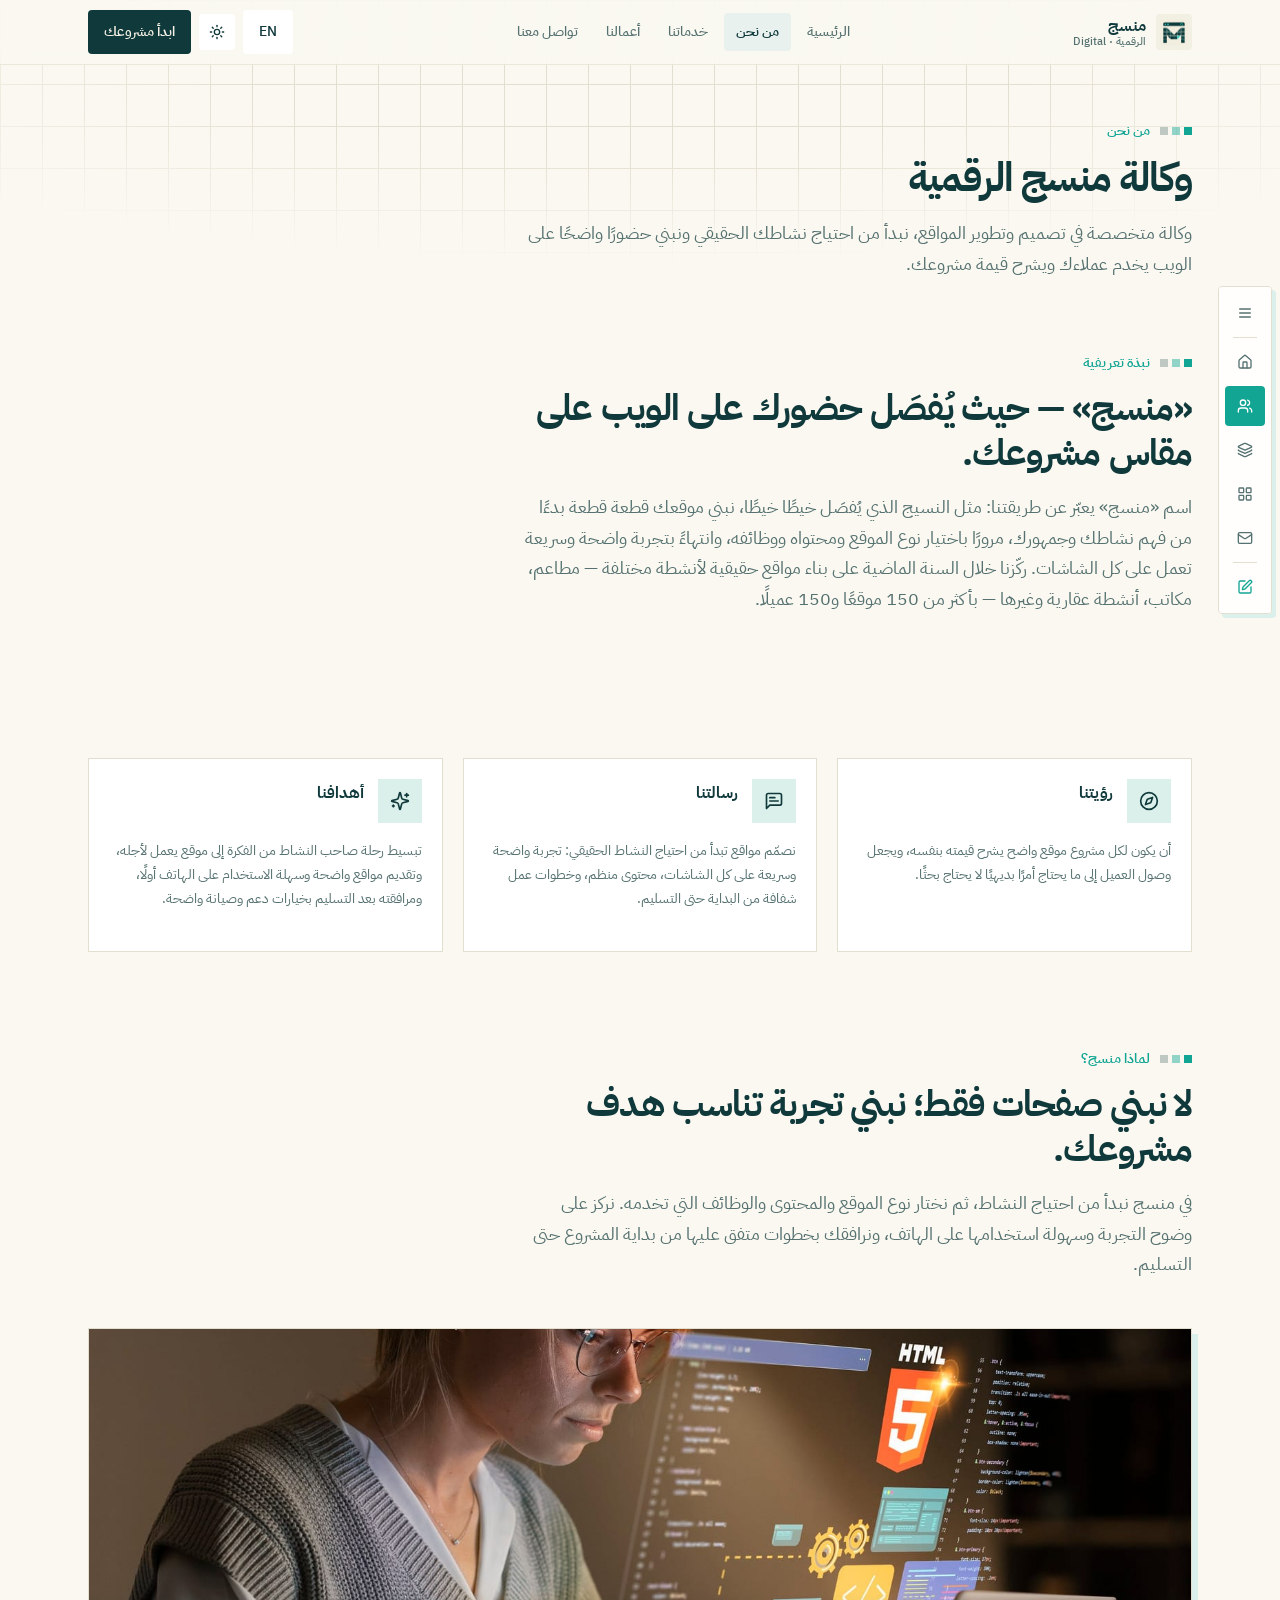
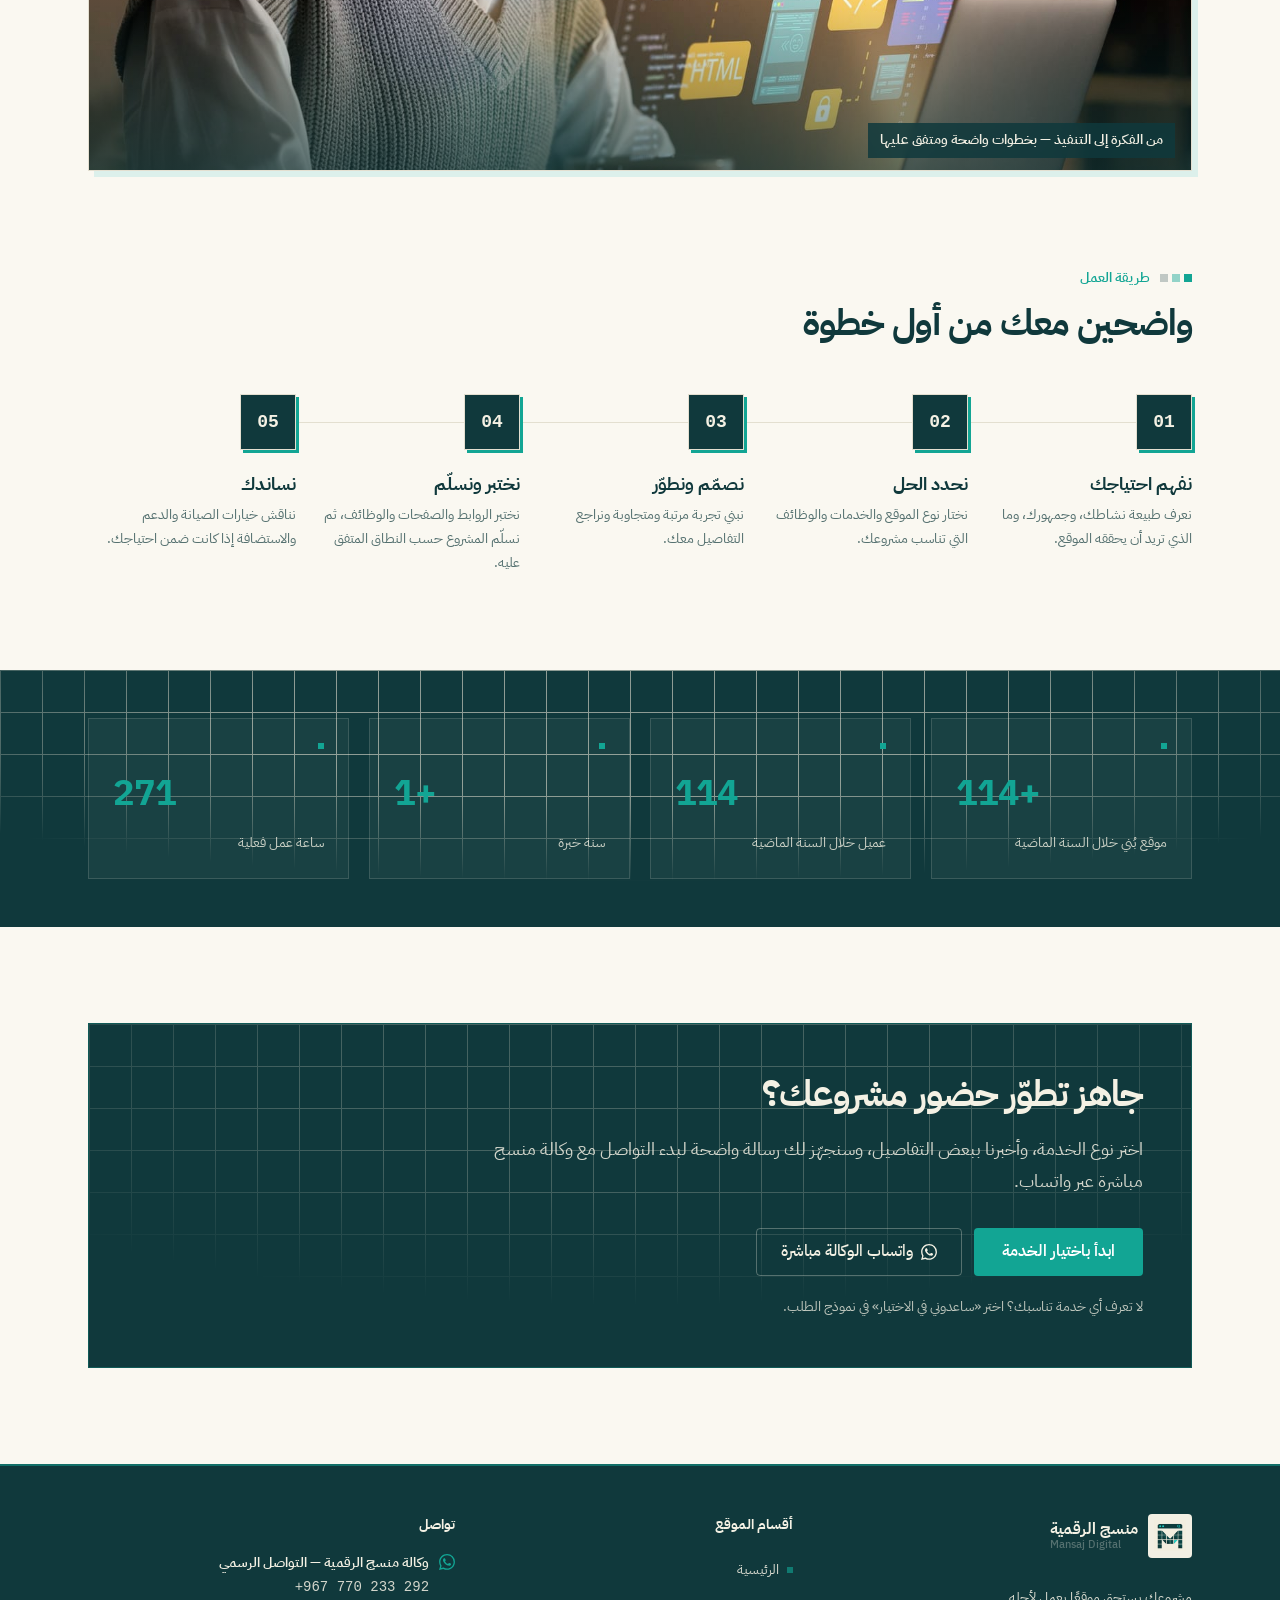
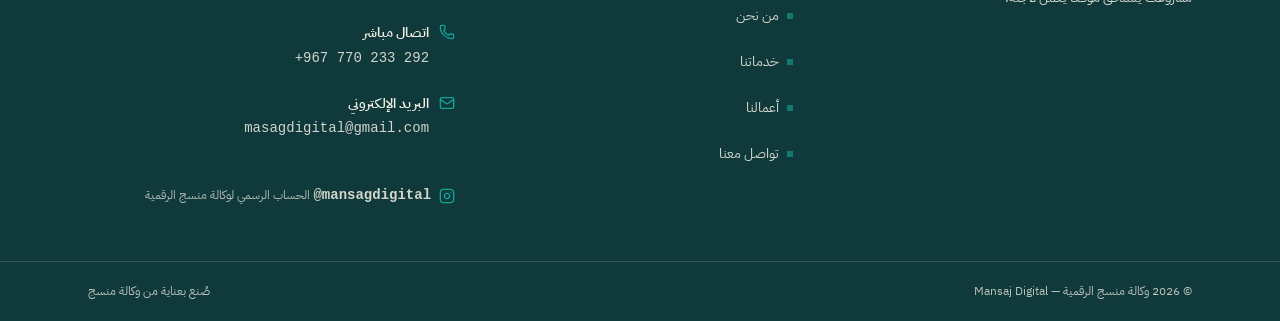
<file: upload/mansaj-extracted/about.html>
<!DOCTYPE html>
<html lang="ar" dir="rtl" data-title-ar="من نحن | وكالة منسج الرقمية" data-title-en="About | Mansaj Digital Agency">
<head>
  <meta charset="UTF-8">
  <meta name="viewport" content="width=device-width, initial-scale=1">
  <title>من نحن | وكالة منسج الرقمية</title>
  <meta name="description" content="تعرف على وكالة منسج الرقمية: رؤيتنا ورسالتنا وأهدافنا وطريقة عملنا في بناء مواقع واضحة تخدم المشاريع على كل الشاشات.">
  <meta name="theme-color" content="#faf8f1" media="(prefers-color-scheme: light)">
  <meta name="theme-color" content="#0b2426" media="(prefers-color-scheme: dark)">
  <meta property="og:type" content="website">
  <meta property="og:title" content="من نحن | وكالة منسج الرقمية">
  <meta property="og:description" content="رؤية منسج ورسالتها وأهدافها وطريقة عملها في بناء مواقع تخدم المشاريع فعليًا.">
  <meta property="og:image" content="assets/images/og-image.jpg">
  <meta property="og:locale" content="ar_YE">
  <link rel="icon" type="image/png" href="assets/icons/favicon.png">
  <link rel="apple-touch-icon" href="assets/icons/apple-touch-icon.png">
  <link rel="preconnect" href="https://fonts.googleapis.com">
  <link rel="preconnect" href="https://fonts.gstatic.com" crossorigin>
  <link href="https://fonts.googleapis.com/css2?family=IBM+Plex+Sans+Arabic:wght@300;400;500;600;700&display=swap" rel="stylesheet">
  <link rel="stylesheet" href="css/style.css">
  <link rel="stylesheet" href="css/responsive.css">
  <script>
    (function () {
      var d = document.documentElement;
      d.classList.add("js");
      try {
        var t = localStorage.getItem("mansaj-theme");
        if (!t) t = window.matchMedia("(prefers-color-scheme: dark)").matches ? "dark" : "light";
        if (t === "dark") d.classList.add("dark");
      } catch (e) {}
      try {
        var l = localStorage.getItem("mansaj-lang") || "ar";
        d.lang = l;
        d.dir = l === "ar" ? "rtl" : "ltr";
      } catch (e) {}
    })();
  </script>
</head>
<body>
  <a class="skip-link" href="#main" data-ar="تخطَّ إلى المحتوى" data-en="Skip to content">تخطَّ إلى المحتوى</a>

  <!-- ============ Header ============ -->
  <header class="site-header">
    <div class="container bar">
      <a href="index.html" class="brand-lockup" aria-label="منسج الرقمية — الرئيسية" data-ar-aria="منسج الرقمية — الرئيسية" data-en-aria="Mansaj Digital — Home">
        <span class="logo-plate"><img src="assets/logos/mansaj-logo-mark.png" alt="شعار منسج الرقمية" width="36" height="36"></span>
        <span class="brand-word">
          <span class="brand-name" data-ar="منسج" data-en="Mansaj">منسج</span>
          <span class="brand-sub" data-ar="الرقمية · Digital" data-en="Digital · الرقمية">الرقمية · Digital</span>
        </span>
      </a>
      <nav class="header-nav" aria-label="التنقل الرئيسي" data-ar-aria="التنقل الرئيسي" data-en-aria="Main navigation">
        <ul>
          <li><a href="index.html" data-ar="الرئيسية" data-en="Home">الرئيسية</a></li>
          <li><a href="about.html" aria-current="page" data-ar="من نحن" data-en="About">من نحن</a></li>
          <li><a href="services.html" data-ar="خدماتنا" data-en="Services">خدماتنا</a></li>
          <li><a href="projects.html" data-ar="أعمالنا" data-en="Work">أعمالنا</a></li>
          <li><a href="contact.html" data-ar="تواصل معنا" data-en="Contact">تواصل معنا</a></li>
        </ul>
      </nav>
      <div class="header-actions">
        <button class="btn btn-outline lang-toggle" type="button" aria-label="Switch to English" data-ar-aria="Switch to English" data-en-aria="التبديل إلى العربية">EN</button>
        <button class="btn btn-outline btn-icon theme-toggle" type="button" aria-label="تبديل المظهر بين الداكن والفاتح" data-ar-aria="تبديل المظهر بين الداكن والفاتح" data-en-aria="Toggle dark and light mode">
          <svg class="icon sun-i" aria-hidden="true"><use href="assets/icons/sprite.svg#i-sun"></use></svg>
          <svg class="icon moon-i" aria-hidden="true"><use href="assets/icons/sprite.svg#i-moon"></use></svg>
        </button>
        <a href="contact.html" class="btn btn-primary header-cta" data-ar="ابدأ مشروعك" data-en="Start your project">ابدأ مشروعك</a>
      </div>
    </div>
  </header>

  <!-- ============ Floating nav dock ============ -->
  <nav class="dock" aria-label="القائمة العائمة" data-ar-aria="القائمة العائمة" data-en-aria="Floating menu">
    <div class="dock-panel">
      <button type="button" class="dock-btn sheet-open-btn" aria-label="فتح القائمة الكاملة" data-ar-aria="فتح القائمة الكاملة" data-en-aria="Open the full menu" aria-expanded="false" aria-controls="site-sheet">
        <svg class="icon" aria-hidden="true"><use href="assets/icons/sprite.svg#i-menu"></use></svg>
        <span class="dock-tip" aria-hidden="true" data-ar="القائمة الكاملة" data-en="Full menu">القائمة الكاملة</span>
      </button>
      <span class="dock-sep" aria-hidden="true"></span>
      <a href="index.html" class="dock-btn" aria-label="الرئيسية" data-ar-aria="الرئيسية" data-en-aria="Home">
        <svg class="icon" aria-hidden="true"><use href="assets/icons/sprite.svg#i-house"></use></svg>
        <span class="dock-tip" aria-hidden="true" data-ar="الرئيسية" data-en="Home">الرئيسية</span>
      </a>
      <a href="about.html" class="dock-btn" aria-current="page" aria-label="من نحن" data-ar-aria="من نحن" data-en-aria="About">
        <svg class="icon" aria-hidden="true"><use href="assets/icons/sprite.svg#i-users"></use></svg>
        <span class="dock-tip" aria-hidden="true" data-ar="من نحن" data-en="About">من نحن</span>
      </a>
      <a href="services.html" class="dock-btn" aria-label="خدماتنا" data-ar-aria="خدماتنا" data-en-aria="Services">
        <svg class="icon" aria-hidden="true"><use href="assets/icons/sprite.svg#i-layers"></use></svg>
        <span class="dock-tip" aria-hidden="true" data-ar="خدماتنا" data-en="Services">خدماتنا</span>
      </a>
      <a href="projects.html" class="dock-btn" aria-label="أعمالنا" data-ar-aria="أعمالنا" data-en-aria="Work">
        <svg class="icon" aria-hidden="true"><use href="assets/icons/sprite.svg#i-layout-grid"></use></svg>
        <span class="dock-tip" aria-hidden="true" data-ar="أعمالنا" data-en="Work">أعمالنا</span>
      </a>
      <a href="contact.html" class="dock-btn" aria-label="تواصل معنا" data-ar-aria="تواصل معنا" data-en-aria="Contact">
        <svg class="icon" aria-hidden="true"><use href="assets/icons/sprite.svg#i-mail"></use></svg>
        <span class="dock-tip" aria-hidden="true" data-ar="تواصل معنا" data-en="Contact">تواصل معنا</span>
      </a>
      <span class="dock-sep" aria-hidden="true"></span>
      <a href="contact.html" class="dock-btn cta" aria-label="ابدأ مشروعك الآن" data-ar-aria="ابدأ مشروعك الآن" data-en-aria="Start your project now">
        <svg class="icon" aria-hidden="true"><use href="assets/icons/sprite.svg#i-square-pen"></use></svg>
        <span class="dock-tip" aria-hidden="true" data-ar="ابدأ مشروعك" data-en="Start your project">ابدأ مشروعك</span>
      </a>
    </div>
  </nav>

  <!-- ============ Mobile sheet ============ -->
  <div class="sheet-overlay" aria-hidden="true"></div>
  <aside class="sheet" id="site-sheet" role="dialog" aria-modal="true" aria-hidden="true" aria-label="قائمة التنقل" data-ar-aria="قائمة التنقل" data-en-aria="Navigation menu">
    <div class="sheet-head">
      <span class="brand-lockup">
        <span class="logo-plate"><img src="assets/logos/mansaj-logo-mark.png" alt="" width="36" height="36"></span>
        <span class="brand-word">
          <span class="brand-name" data-ar="منسج" data-en="Mansaj">منسج</span>
          <span class="brand-sub" data-ar="الرقمية · Digital" data-en="Digital · الرقمية">الرقمية · Digital</span>
        </span>
      </span>
      <button class="btn btn-outline btn-icon sheet-close" type="button" aria-label="إغلاق القائمة" data-ar-aria="إغلاق القائمة" data-en-aria="Close menu">
        <svg class="icon" aria-hidden="true"><use href="assets/icons/sprite.svg#i-x"></use></svg>
      </button>
    </div>
    <nav class="sheet-nav" aria-label="قائمة التنقل الكاملة" data-ar-aria="قائمة التنقل الكاملة" data-en-aria="Full navigation">
      <ul>
        <li><a href="index.html"><svg class="icon" style="color:var(--brand)" aria-hidden="true"><use href="assets/icons/sprite.svg#i-house"></use></svg><span data-ar="الرئيسية" data-en="Home">الرئيسية</span><span class="num ltr">01</span></a></li>
        <li><a href="about.html" aria-current="page"><svg class="icon" style="color:var(--brand)" aria-hidden="true"><use href="assets/icons/sprite.svg#i-users"></use></svg><span data-ar="من نحن" data-en="About">من نحن</span><span class="num ltr">02</span></a></li>
        <li><a href="services.html"><svg class="icon" style="color:var(--brand)" aria-hidden="true"><use href="assets/icons/sprite.svg#i-layers"></use></svg><span data-ar="خدماتنا" data-en="Services">خدماتنا</span><span class="num ltr">03</span></a></li>
        <li><a href="projects.html"><svg class="icon" style="color:var(--brand)" aria-hidden="true"><use href="assets/icons/sprite.svg#i-layout-grid"></use></svg><span data-ar="أعمالنا" data-en="Work">أعمالنا</span><span class="num ltr">04</span></a></li>
        <li><a href="contact.html"><svg class="icon" style="color:var(--brand)" aria-hidden="true"><use href="assets/icons/sprite.svg#i-mail"></use></svg><span data-ar="تواصل معنا" data-en="Contact">تواصل معنا</span><span class="num ltr">05</span></a></li>
      </ul>
    </nav>
    <div class="sheet-foot">
      <a href="contact.html" class="btn btn-primary btn-block" data-ar="أريد موقعًا لمشروعي" data-en="I want a website">أريد موقعًا لمشروعي</a>
      <a class="wa-line" href="https://wa.me/967770233292" target="_blank" rel="noopener noreferrer">
        <svg class="icon icon-fill" style="color:var(--brand)" aria-hidden="true"><use href="assets/icons/sprite.svg#i-whatsapp"></use></svg>
        <span data-ar="تواصل مباشر عبر واتساب" data-en="Chat on WhatsApp">تواصل مباشر عبر واتساب</span>
      </a>
      <a class="wa-line" href="mailto:masagdigital@gmail.com">
        <svg class="icon" style="color:var(--brand)" aria-hidden="true"><use href="assets/icons/sprite.svg#i-mail"></use></svg>
        <span data-ar="راسلنا عبر البريد" data-en="Email us">راسلنا عبر البريد</span>
      </a>
      <p class="brand-mini">
        <img src="assets/logos/mansaj-logo-mark-96.png" alt="" width="16" height="16">
        <span data-ar="وكالة منسج الرقمية" data-en="Mansaj Digital Agency">وكالة منسج الرقمية</span>
      </p>
    </div>
  </aside>

  <main id="main">
    <!-- ============ Page hero ============ -->
    <section class="page-hero">
      <div class="bg-blueprint" aria-hidden="true"></div>
      <div class="container inner">
        <p class="eyebrow"><span class="squares-strip" aria-hidden="true"><i></i></span><span data-ar="من نحن" data-en="About us">من نحن</span></p>
        <h1 data-ar="وكالة منسج الرقمية" data-en="Mansaj Digital Agency">وكالة منسج الرقمية</h1>
        <p class="desc" data-ar="وكالة متخصصة في تصميم وتطوير المواقع، نبدأ من احتياج نشاطك الحقيقي ونبني حضورًا واضحًا على الويب يخدم عملاءك ويشرح قيمة مشروعك." data-en="An agency specialized in designing and developing websites. We start from what your business truly needs and build a clear web presence that serves your customers and explains your project's value.">وكالة متخصصة في تصميم وتطوير المواقع، نبدأ من احتياج نشاطك الحقيقي ونبني حضورًا واضحًا على الويب يخدم عملاءك ويشرح قيمة مشروعك.</p>
      </div>
    </section>

    <!-- ============ Who we are ============ -->
    <section class="section" aria-label="نبذة عن منسج" data-ar-aria="نبذة عن منسج" data-en-aria="About Mansaj" style="padding-top:2rem">
      <div class="container">
        <div class="section-heading reveal">
          <p class="eyebrow"><span class="squares-strip" aria-hidden="true"><i></i></span><span data-ar="نبذة تعريفية" data-en="Overview">نبذة تعريفية</span></p>
          <h2 data-ar="«منسج» — حيث يُفصَل حضورك على الويب على مقاس مشروعك." data-en="“Mansaj” — where your web presence is tailored to fit your project.">«منسج» — حيث يُفصَل حضورك على الويب على مقاس مشروعك.</h2>
          <p class="desc" data-ar="اسم «منسج» يعبّر عن طريقتنا: مثل النسيج الذي يُفصَل خيطًا خيطًا، نبني موقعك قطعة قطعة بدءًا من فهم نشاطك وجمهورك، مرورًا باختيار نوع الموقع ومحتواه ووظائفه، وانتهاءً بتجربة واضحة وسريعة تعمل على كل الشاشات. ركّزنا خلال السنة الماضية على بناء مواقع حقيقية لأنشطة مختلفة — مطاعم، مكاتب، أنشطة عقارية وغيرها — بأكثر من 150 موقعًا و150 عميلًا." data-en="The name “Mansaj” — Arabic for loom — reflects our method: like fabric woven thread by thread, we build your website piece by piece, starting from understanding your business and audience, through choosing the right website type, content, and features, and ending with a clear, fast experience on every screen. Over the past year we focused on building real websites for different businesses — restaurants, offices, real-estate activities, and more — with 150+ websites and 150 clients.">اسم «منسج» يعبّر عن طريقتنا: مثل النسيج الذي يُفصَل خيطًا خيطًا، نبني موقعك قطعة قطعة بدءًا من فهم نشاطك وجمهورك، مرورًا باختيار نوع الموقع ومحتواه ووظائفه، وانتهاءً بتجربة واضحة وسريعة تعمل على كل الشاشات. ركّزنا خلال السنة الماضية على بناء مواقع حقيقية لأنشطة مختلفة — مطاعم، مكاتب، أنشطة عقارية وغيرها — بأكثر من 150 موقعًا و150 عميلًا.</p>
        </div>
      </div>
    </section>

    <!-- ============ Vision / Mission / Goals ============ -->
    <section class="section" aria-label="الرؤية والرسالة والأهداف" data-ar-aria="الرؤية والرسالة والأهداف" data-en-aria="Vision, mission, and goals" style="padding-top:0">
      <div class="container">
        <div class="cards-grid services-grid">
          <article class="service-card reveal">
            <div class="head">
              <span class="s-icon"><svg class="icon" aria-hidden="true"><use href="assets/icons/sprite.svg#i-compass"></use></svg></span>
              <h3 data-ar="رؤيتنا" data-en="Our vision">رؤيتنا</h3>
            </div>
            <p class="s-desc" data-ar="أن يكون لكل مشروع موقع واضح يشرح قيمته بنفسه، ويجعل وصول العميل إلى ما يحتاج أمرًا بديهيًا لا يحتاج بحثًا." data-en="A world where every project has a clear website that explains its own value, and where customers find what they need without searching.">أن يكون لكل مشروع موقع واضح يشرح قيمته بنفسه، ويجعل وصول العميل إلى ما يحتاج أمرًا بديهيًا لا يحتاج بحثًا.</p>
          </article>
          <article class="service-card reveal" style="--reveal-delay:.08s">
            <div class="head">
              <span class="s-icon"><svg class="icon" aria-hidden="true"><use href="assets/icons/sprite.svg#i-message-square-text"></use></svg></span>
              <h3 data-ar="رسالتنا" data-en="Our mission">رسالتنا</h3>
            </div>
            <p class="s-desc" data-ar="نصمّم مواقع تبدأ من احتياج النشاط الحقيقي: تجربة واضحة وسريعة على كل الشاشات، محتوى منظم، وخطوات عمل شفافة من البداية حتى التسليم." data-en="We design websites that start from the real needs of the business: a clear, fast experience on every screen, organized content, and transparent steps from start to delivery.">نصمّم مواقع تبدأ من احتياج النشاط الحقيقي: تجربة واضحة وسريعة على كل الشاشات، محتوى منظم، وخطوات عمل شفافة من البداية حتى التسليم.</p>
          </article>
          <article class="service-card reveal" style="--reveal-delay:.16s">
            <div class="head">
              <span class="s-icon"><svg class="icon" aria-hidden="true"><use href="assets/icons/sprite.svg#i-sparkles"></use></svg></span>
              <h3 data-ar="أهدافنا" data-en="Our goals">أهدافنا</h3>
            </div>
            <p class="s-desc" data-ar="تبسيط رحلة صاحب النشاط من الفكرة إلى موقع يعمل لأجله، وتقديم مواقع واضحة وسهلة الاستخدام على الهاتف أولًا، ومرافقته بعد التسليم بخيارات دعم وصيانة واضحة." data-en="Simplify the business owner's journey from idea to a website that works for them, deliver clear, mobile-first experiences, and stay supportive after delivery with clear maintenance options.">تبسيط رحلة صاحب النشاط من الفكرة إلى موقع يعمل لأجله، وتقديم مواقع واضحة وسهلة الاستخدام على الهاتف أولًا، ومرافقته بعد التسليم بخيارات دعم وصيانة واضحة.</p>
          </article>
        </div>
      </div>
    </section>

    <!-- ============ Why Mansaj ============ -->
    <section class="section" aria-label="لماذا منسج" data-ar-aria="لماذا منسج" data-en-aria="Why Mansaj" style="padding-top:0;padding-bottom:0">
      <div class="container">
        <div class="section-heading reveal">
          <p class="eyebrow"><span class="squares-strip" aria-hidden="true"><i></i></span><span data-ar="لماذا منسج؟" data-en="Why Mansaj?">لماذا منسج؟</span></p>
          <h2 data-ar="لا نبني صفحات فقط؛ نبني تجربة تناسب هدف مشروعك." data-en="We don't just build pages; we build an experience that fits your project's goal.">لا نبني صفحات فقط؛ نبني تجربة تناسب هدف مشروعك.</h2>
          <p class="desc" data-ar="في منسج نبدأ من احتياج النشاط، ثم نختار نوع الموقع والمحتوى والوظائف التي تخدمه. نركز على وضوح التجربة وسهولة استخدامها على الهاتف، ونرافقك بخطوات متفق عليها من بداية المشروع حتى التسليم." data-en="At Mansaj we start from what your business needs, then choose the website type, content, and features that serve it. We focus on a clear experience that is easy to use on the phone, and we walk with you through agreed steps from the start of the project until delivery.">في منسج نبدأ من احتياج النشاط، ثم نختار نوع الموقع والمحتوى والوظائف التي تخدمه. نركز على وضوح التجربة وسهولة استخدامها على الهاتف، ونرافقك بخطوات متفق عليها من بداية المشروع حتى التسليم.</p>
        </div>
        <figure class="figure-banner reveal" style="--reveal-delay:.1s;margin-bottom:0">
          <div class="img-wrap">
            <img src="assets/images/dev-work.jpg" alt="مطوّرة تبني موقعًا على حاسوبها المحمول" data-ar-alt="مطوّرة تبني موقعًا على حاسوبها المحمول" data-en-alt="A developer building a website on her laptop" loading="lazy" width="1152" height="648">
          </div>
          <figcaption data-ar="من الفكرة إلى التنفيذ — بخطوات واضحة ومتفق عليها" data-en="From the idea to the implementation — clear, agreed steps">من الفكرة إلى التنفيذ — بخطوات واضحة ومتفق عليها</figcaption>
        </figure>
      </div>
    </section>

    <!-- ============ How we work ============ -->
    <section class="section" aria-label="طريقة العمل" data-ar-aria="طريقة العمل" data-en-aria="How we work">
      <div class="container">
        <div class="section-heading reveal">
          <p class="eyebrow"><span class="squares-strip" aria-hidden="true"><i></i></span><span data-ar="طريقة العمل" data-en="How we work">طريقة العمل</span></p>
          <h2 data-ar="واضحين معك من أول خطوة" data-en="Clear with you from the first step">واضحين معك من أول خطوة</h2>
        </div>
        <ol class="steps">
          <li class="step reveal">
            <span class="h-line" aria-hidden="true"></span>
            <span class="step-num ltr" aria-hidden="true">01</span>
            <span class="v-line" aria-hidden="true"></span>
            <div class="step-body">
              <h3 data-ar="نفهم احتياجك" data-en="Understand your need">نفهم احتياجك</h3>
              <p data-ar="نعرف طبيعة نشاطك، وجمهورك، وما الذي تريد أن يحققه الموقع." data-en="We learn the nature of your business, your audience, and what you want the website to achieve.">نعرف طبيعة نشاطك، وجمهورك، وما الذي تريد أن يحققه الموقع.</p>
            </div>
          </li>
          <li class="step reveal" style="--reveal-delay:.08s">
            <span class="h-line" aria-hidden="true"></span>
            <span class="step-num ltr" aria-hidden="true">02</span>
            <span class="v-line" aria-hidden="true"></span>
            <div class="step-body">
              <h3 data-ar="نحدد الحل" data-en="Define the solution">نحدد الحل</h3>
              <p data-ar="نختار نوع الموقع والخدمات والوظائف التي تناسب مشروعك." data-en="We choose the website type, services, and features that fit your project.">نختار نوع الموقع والخدمات والوظائف التي تناسب مشروعك.</p>
            </div>
          </li>
          <li class="step reveal" style="--reveal-delay:.16s">
            <span class="h-line" aria-hidden="true"></span>
            <span class="step-num ltr" aria-hidden="true">03</span>
            <span class="v-line" aria-hidden="true"></span>
            <div class="step-body">
              <h3 data-ar="نصمّم ونطوّر" data-en="Design & develop">نصمّم ونطوّر</h3>
              <p data-ar="نبني تجربة مرتبة ومتجاوبة ونراجع التفاصيل معك." data-en="We build a tidy, responsive experience and review the details with you.">نبني تجربة مرتبة ومتجاوبة ونراجع التفاصيل معك.</p>
            </div>
          </li>
          <li class="step reveal" style="--reveal-delay:.24s">
            <span class="h-line" aria-hidden="true"></span>
            <span class="step-num ltr" aria-hidden="true">04</span>
            <span class="v-line" aria-hidden="true"></span>
            <div class="step-body">
              <h3 data-ar="نختبر ونسلّم" data-en="Test & deliver">نختبر ونسلّم</h3>
              <p data-ar="نختبر الروابط والصفحات والوظائف، ثم نسلّم المشروع حسب النطاق المتفق عليه." data-en="We test the links, pages, and functionality, then deliver the project according to the agreed scope.">نختبر الروابط والصفحات والوظائف، ثم نسلّم المشروع حسب النطاق المتفق عليه.</p>
            </div>
          </li>
          <li class="step reveal" style="--reveal-delay:.32s">
            <span class="step-num ltr" aria-hidden="true">05</span>
            <div class="step-body">
              <h3 data-ar="نساندك" data-en="Support you">نساندك</h3>
              <p data-ar="نناقش خيارات الصيانة والدعم والاستضافة إذا كانت ضمن احتياجك." data-en="We discuss maintenance, support, and hosting options if they are part of your needs.">نناقش خيارات الصيانة والدعم والاستضافة إذا كانت ضمن احتياجك.</p>
            </div>
          </li>
        </ol>
      </div>
    </section>

    <!-- ============ Honest stats ============ -->
    <section class="stats-band" aria-label="أرقام منسج" data-ar-aria="أرقام منسج" data-en-aria="Mansaj in numbers">
      <div class="bg-blueprint" aria-hidden="true"></div>
      <div class="container inner">
        <div class="stats-grid">
          <div class="stat-card reveal">
            <span class="dot" aria-hidden="true"></span>
            <p class="value ltr" data-count="150" data-suffix="+">150+</p>
            <p class="label" data-ar="موقع بُني خلال السنة الماضية" data-en="websites built last year">موقع بُني خلال السنة الماضية</p>
          </div>
          <div class="stat-card reveal" style="--reveal-delay:.08s">
            <span class="dot" aria-hidden="true"></span>
            <p class="value ltr" data-count="150">150</p>
            <p class="label" data-ar="عميل خلال السنة الماضية" data-en="clients last year">عميل خلال السنة الماضية</p>
          </div>
          <div class="stat-card reveal" style="--reveal-delay:.16s">
            <span class="dot" aria-hidden="true"></span>
            <p class="value ltr" data-count="1" data-suffix="+">1+</p>
            <p class="label" data-ar="سنة خبرة" data-en="year of experience">سنة خبرة</p>
          </div>
          <div class="stat-card reveal" style="--reveal-delay:.24s">
            <span class="dot" aria-hidden="true"></span>
            <p class="value ltr" data-count="356">356</p>
            <p class="label" data-ar="ساعة عمل فعلية" data-en="actual working hours">ساعة عمل فعلية</p>
          </div>
        </div>
      </div>
    </section>

    <!-- ============ Contact CTA ============ -->
    <section class="section" aria-label="تواصل مع منسج" data-ar-aria="تواصل مع منسج" data-en-aria="Contact Mansaj">
      <div class="container">
        <div class="cta-panel reveal">
          <div class="bg-blueprint" aria-hidden="true"></div>
          <h2 data-ar="جاهز تطوّر حضور مشروعك؟" data-en="Ready to develop your project's presence?">جاهز تطوّر حضور مشروعك؟</h2>
          <p class="panel-desc" data-ar="اختر نوع الخدمة، وأخبرنا ببعض التفاصيل، وسنجهّز لك رسالة واضحة لبدء التواصل مع وكالة منسج مباشرة عبر واتساب." data-en="Pick your service type, tell us a few details, and we'll prepare a clear message to start the conversation with the Mansaj agency directly on WhatsApp.">اختر نوع الخدمة، وأخبرنا ببعض التفاصيل، وسنجهّز لك رسالة واضحة لبدء التواصل مع وكالة منسج مباشرة عبر واتساب.</p>
          <div class="panel-actions">
            <a href="contact.html" class="btn btn-brand btn-lg" style="border-radius:.25rem;padding-inline:1.75rem">
              <span data-ar="ابدأ باختيار الخدمة" data-en="Start by choosing a service">ابدأ باختيار الخدمة</span>
            </a>
            <a href="https://wa.me/967770233292" target="_blank" rel="noopener noreferrer" class="btn btn-lg" style="border-radius:.25rem;border:1px solid color-mix(in srgb, var(--deep-foreground) 30%, transparent);color:var(--deep-foreground)">
              <svg class="icon icon-fill" aria-hidden="true"><use href="assets/icons/sprite.svg#i-whatsapp"></use></svg>
              <span data-ar="واتساب الوكالة مباشرة" data-en="WhatsApp the agency directly">واتساب الوكالة مباشرة</span>
            </a>
          </div>
          <p class="panel-note" data-ar="لا تعرف أي خدمة تناسبك؟ اختر «ساعدوني في الاختيار» في نموذج الطلب." data-en="Not sure which service fits? Choose “Help me choose” in the request form.">لا تعرف أي خدمة تناسبك؟ اختر «ساعدوني في الاختيار» في نموذج الطلب.</p>
        </div>
      </div>
    </section>
  </main>

  <!-- ============ Footer ============ -->
  <footer class="site-footer">
    <div class="container footer-grid">
      <div class="footer-brand">
        <span class="brand-lockup">
          <span class="logo-plate lg"><img src="assets/logos/mansaj-logo-mark.png" alt="شعار منسج الرقمية" width="44" height="44"></span>
          <span class="brand-word">
            <span class="brand-name" data-ar="منسج الرقمية" data-en="Mansaj Digital">منسج الرقمية</span>
            <span class="brand-sub ltr" data-ar="Mansaj Digital" data-en="منسج الرقمية">Mansaj Digital</span>
          </span>
        </span>
        <p class="tagline" data-ar="مشروعك يستحق موقعًا يعمل لأجله." data-en="Your project deserves a website that works for it.">مشروعك يستحق موقعًا يعمل لأجله.</p>
      </div>

      <nav class="footer-col" aria-label="روابط الأقسام" data-ar-aria="روابط الأقسام" data-en-aria="Section links">
        <p class="col-title" data-ar="أقسام الموقع" data-en="Site sections">أقسام الموقع</p>
        <ul>
          <li><a href="index.html"><span class="dot" aria-hidden="true"></span><span data-ar="الرئيسية" data-en="Home">الرئيسية</span></a></li>
          <li><a href="about.html"><span class="dot" aria-hidden="true"></span><span data-ar="من نحن" data-en="About">من نحن</span></a></li>
          <li><a href="services.html"><span class="dot" aria-hidden="true"></span><span data-ar="خدماتنا" data-en="Services">خدماتنا</span></a></li>
          <li><a href="projects.html"><span class="dot" aria-hidden="true"></span><span data-ar="أعمالنا" data-en="Work">أعمالنا</span></a></li>
          <li><a href="contact.html"><span class="dot" aria-hidden="true"></span><span data-ar="تواصل معنا" data-en="Contact">تواصل معنا</span></a></li>
        </ul>
      </nav>

      <div class="footer-col">
        <p class="col-title" data-ar="تواصل" data-en="Contact">تواصل</p>
        <ul class="footer-contact">
          <li>
            <svg class="icon icon-fill" aria-hidden="true"><use href="assets/icons/sprite.svg#i-whatsapp"></use></svg>
            <div>
              <p class="fc-title" data-ar="وكالة منسج الرقمية — التواصل الرسمي" data-en="Mansaj Digital Agency — Official contact">وكالة منسج الرقمية — التواصل الرسمي</p>
              <a class="fc-phone ltr" href="https://wa.me/967770233292" target="_blank" rel="noopener noreferrer" aria-label="واتساب وكالة منسج الرقمية +967 770 233 292" data-ar-aria="واتساب وكالة منسج الرقمية +967 770 233 292" data-en-aria="WhatsApp Mansaj Digital Agency +967 770 233 292">+967 770 233 292</a>
            </div>
          </li>
          <li>
            <svg class="icon" aria-hidden="true"><use href="assets/icons/sprite.svg#i-phone"></use></svg>
            <div>
              <p class="fc-title" data-ar="اتصال مباشر" data-en="Direct call">اتصال مباشر</p>
              <a class="fc-phone ltr" href="tel:+967770233292" aria-label="اتصال وكالة منسج الرقمية +967 770 233 292" data-ar-aria="اتصال وكالة منسج الرقمية +967 770 233 292" data-en-aria="Call Mansaj Digital Agency +967 770 233 292">+967 770 233 292</a>
            </div>
          </li>
          <li>
            <svg class="icon" aria-hidden="true"><use href="assets/icons/sprite.svg#i-mail"></use></svg>
            <div>
              <p class="fc-title" data-ar="البريد الإلكتروني" data-en="Email">البريد الإلكتروني</p>
              <a class="fc-phone ltr" href="mailto:masagdigital@gmail.com" aria-label="البريد الإلكتروني لوكالة منسج الرقمية masagdigital@gmail.com" data-ar-aria="البريد الإلكتروني لوكالة منسج الرقمية masagdigital@gmail.com" data-en-aria="Email Mansaj Digital Agency masagdigital@gmail.com">masagdigital@gmail.com</a>
            </div>
          </li>
        </ul>
        <a class="footer-insta" href="https://www.instagram.com/mansagdigital/" target="_blank" rel="noopener noreferrer">
          <svg class="icon" aria-hidden="true"><use href="assets/icons/sprite.svg#i-instagram"></use></svg>
          <span>
            <span class="handle ltr">@mansagdigital</span>
            <span class="fi-sub" data-ar="الحساب الرسمي لوكالة منسج الرقمية" data-en="The official account of Mansaj Digital">الحساب الرسمي لوكالة منسج الرقمية</span>
          </span>
        </a>
      </div>
    </div>

    <div class="footer-bottom">
      <div class="container inner">
        <p><span data-ar="© " data-en="© ">© </span><span data-year>2025</span><span data-ar=" وكالة منسج الرقمية — Mansaj Digital" data-en=" Mansaj Digital Agency"> وكالة منسج الرقمية — Mansaj Digital</span></p>
        <p data-ar="صُنع بعناية من وكالة منسج" data-en="Crafted with care by Mansaj">صُنع بعناية من وكالة منسج</p>
      </div>
    </div>
  </footer>

  <script src="js/theme.js" defer></script>
  <script src="js/main.js" defer></script>
</body>
</html>
</file>
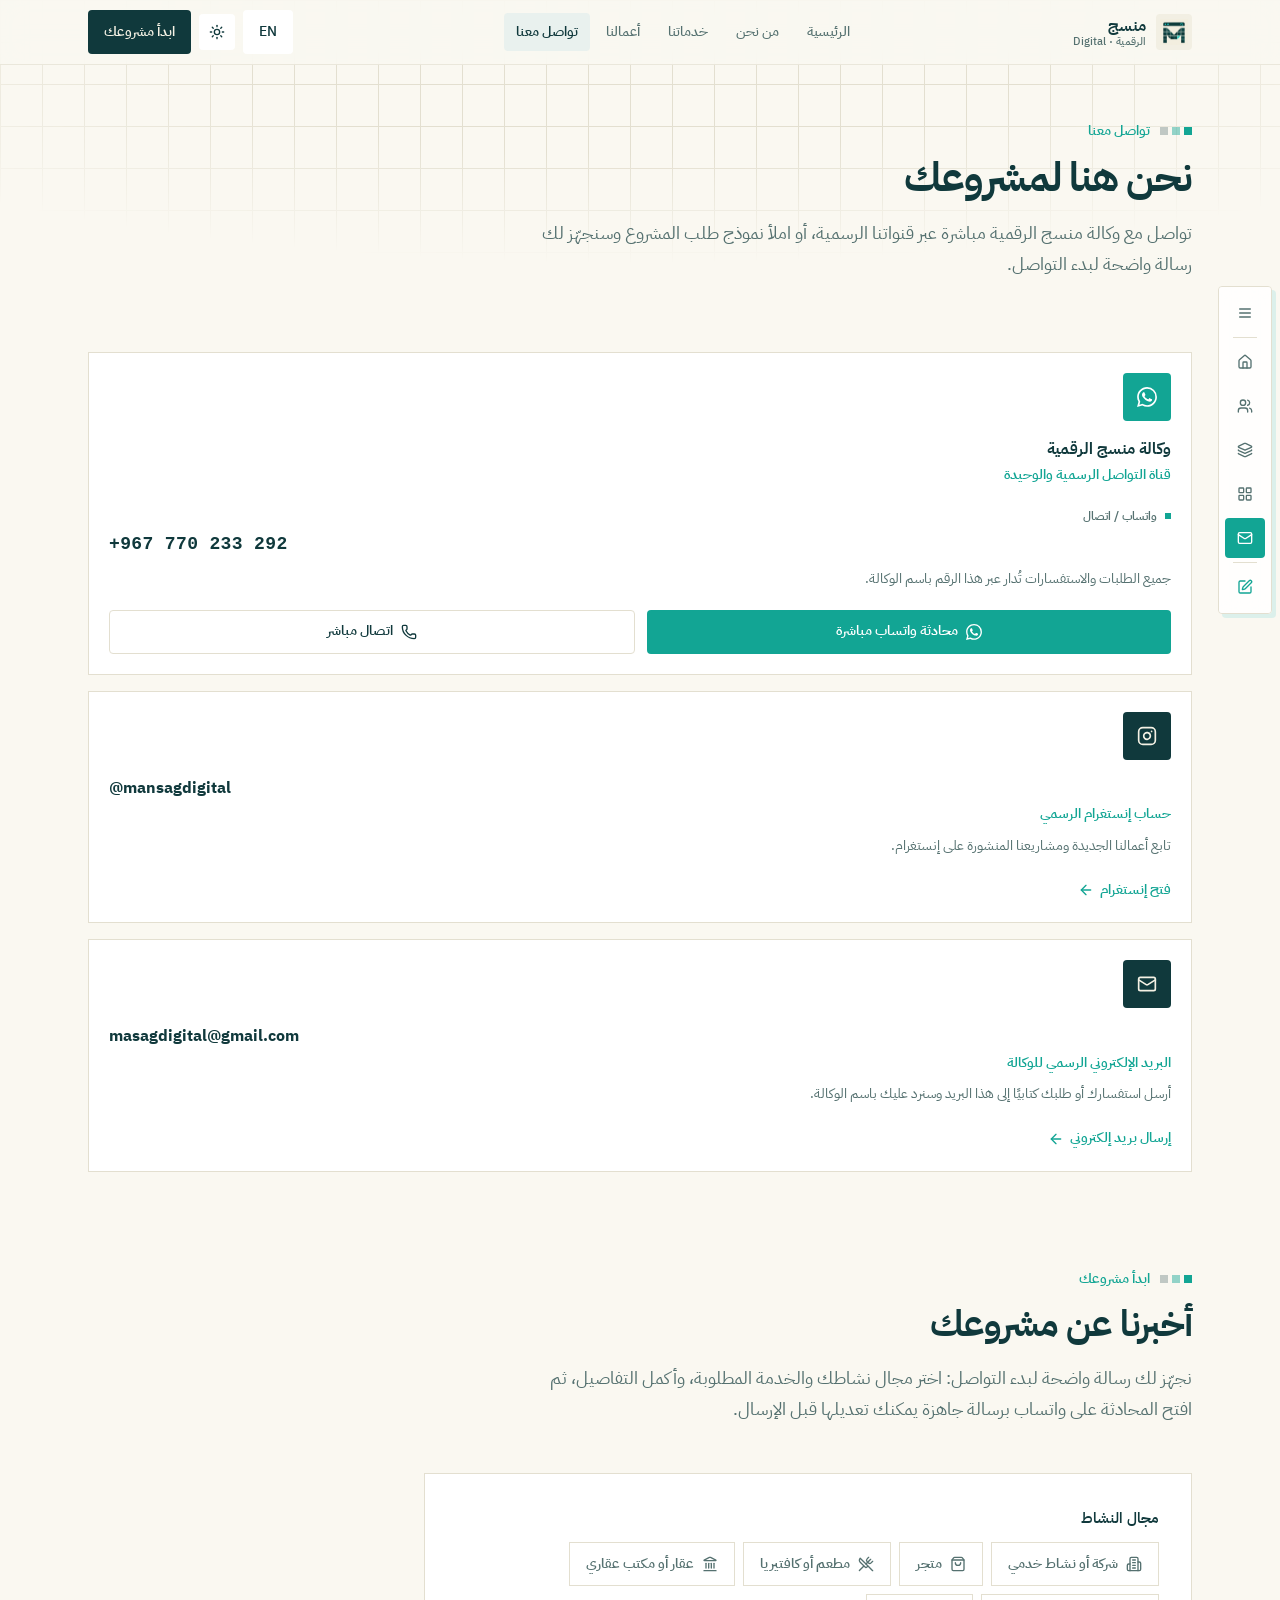
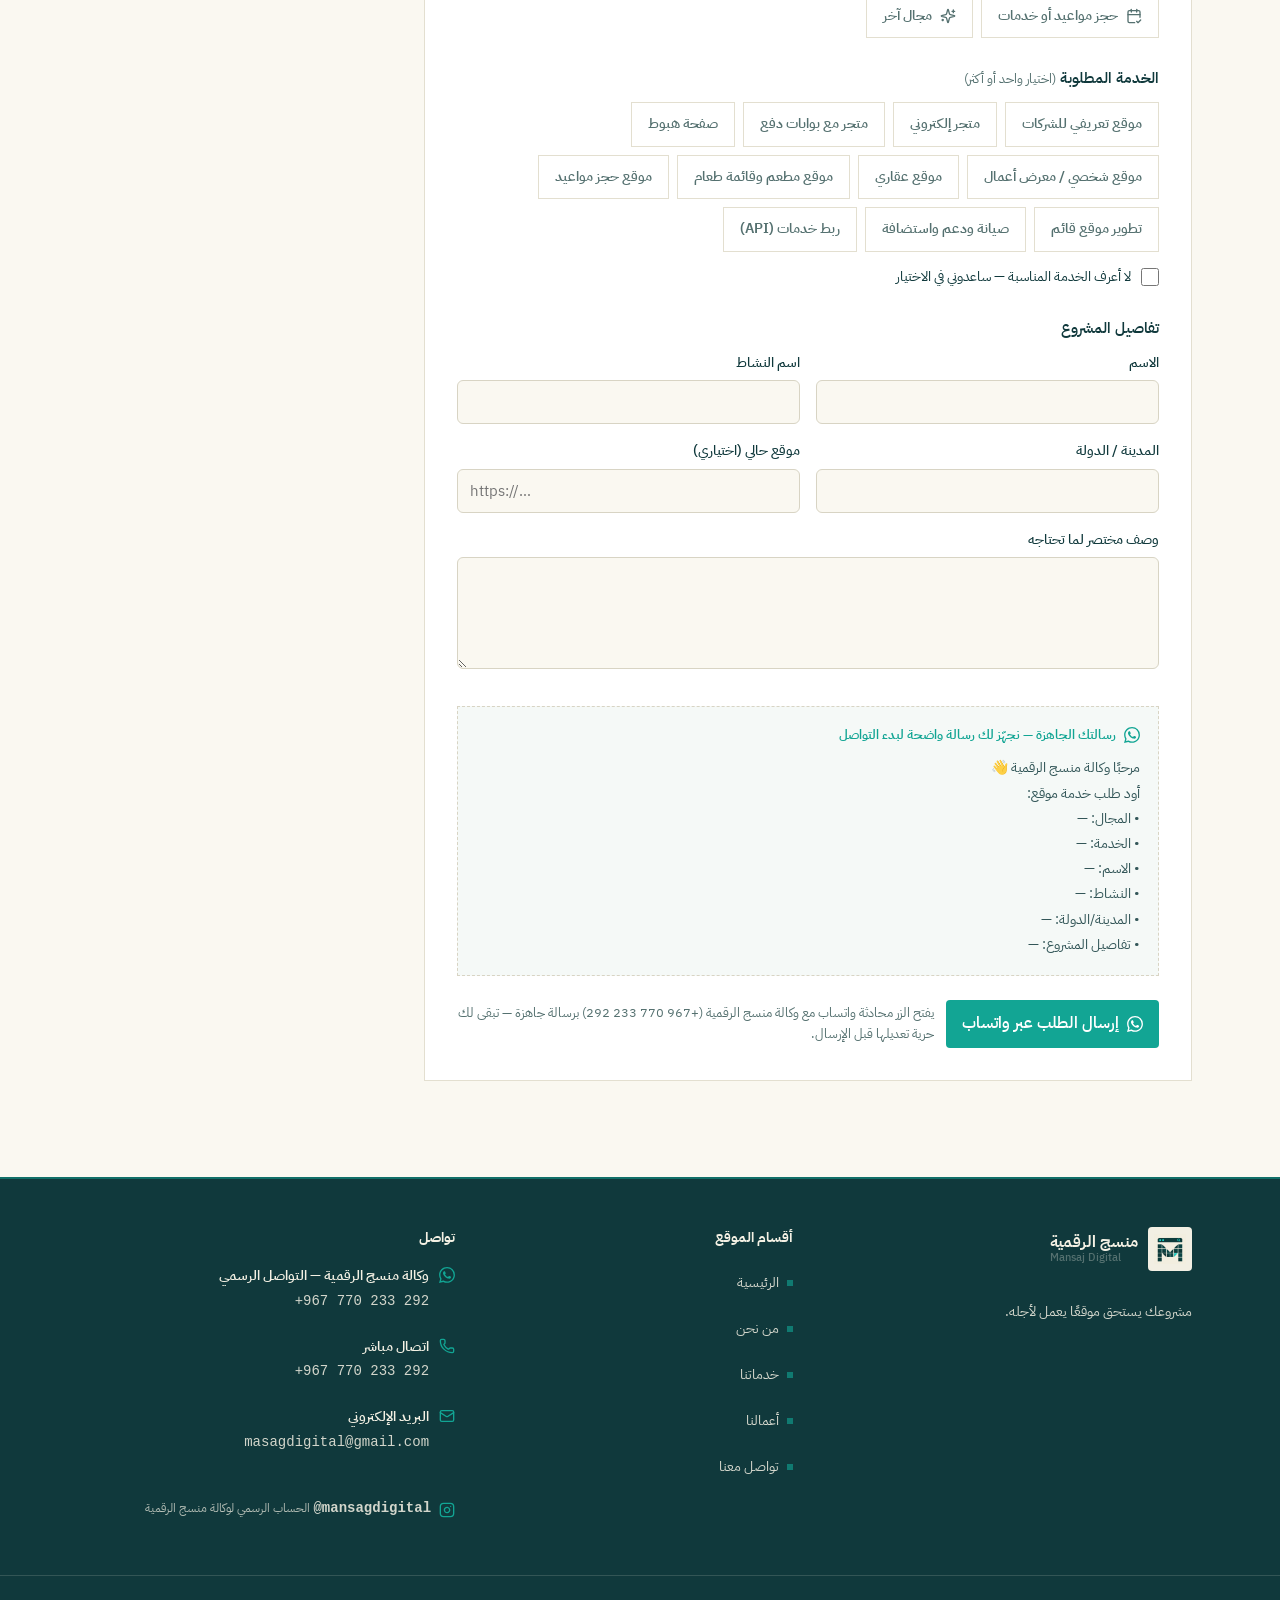
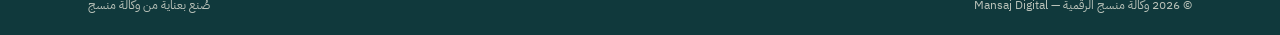
<file: upload/mansaj-extracted/contact.html>
<!DOCTYPE html>
<html lang="ar" dir="rtl" data-title-ar="تواصل معنا | وكالة منسج الرقمية" data-title-en="Contact | Mansaj Digital Agency">
<head>
  <meta charset="UTF-8">
  <meta name="viewport" content="width=device-width, initial-scale=1">
  <title>تواصل معنا | وكالة منسج الرقمية</title>
  <meta name="description" content="تواصل مع وكالة منسج الرقمية عبر الرقم الرسمي +967 770 233 292 على واتساب أو بالاتصال المباشر، أو أرسل طلب مشروعك وسنجهّز لك رسالة واضحة لبدء التواصل.">
  <meta name="theme-color" content="#faf8f1" media="(prefers-color-scheme: light)">
  <meta name="theme-color" content="#0b2426" media="(prefers-color-scheme: dark)">
  <meta property="og:type" content="website">
  <meta property="og:title" content="تواصل معنا | وكالة منسج الرقمية">
  <meta property="og:description" content="الرقم الرسمي للوكالة +967 770 233 292 — واتساب واتصال مباشر ونموذج طلب مشروع.">
  <meta property="og:image" content="assets/images/og-image.jpg">
  <meta property="og:locale" content="ar_YE">
  <link rel="icon" type="image/png" href="assets/icons/favicon.png">
  <link rel="apple-touch-icon" href="assets/icons/apple-touch-icon.png">
  <link rel="preconnect" href="https://fonts.googleapis.com">
  <link rel="preconnect" href="https://fonts.gstatic.com" crossorigin>
  <link href="https://fonts.googleapis.com/css2?family=IBM+Plex+Sans+Arabic:wght@300;400;500;600;700&display=swap" rel="stylesheet">
  <link rel="stylesheet" href="css/style.css">
  <link rel="stylesheet" href="css/responsive.css">
  <script>
    (function () {
      var d = document.documentElement;
      d.classList.add("js");
      try {
        var t = localStorage.getItem("mansaj-theme");
        if (!t) t = window.matchMedia("(prefers-color-scheme: dark)").matches ? "dark" : "light";
        if (t === "dark") d.classList.add("dark");
      } catch (e) {}
      try {
        var l = localStorage.getItem("mansaj-lang") || "ar";
        d.lang = l;
        d.dir = l === "ar" ? "rtl" : "ltr";
      } catch (e) {}
    })();
  </script>
</head>
<body>
  <a class="skip-link" href="#main" data-ar="تخطَّ إلى المحتوى" data-en="Skip to content">تخطَّ إلى المحتوى</a>

  <!-- ============ Header ============ -->
  <header class="site-header">
    <div class="container bar">
      <a href="index.html" class="brand-lockup" aria-label="منسج الرقمية — الرئيسية" data-ar-aria="منسج الرقمية — الرئيسية" data-en-aria="Mansaj Digital — Home">
        <span class="logo-plate"><img src="assets/logos/mansaj-logo-mark.png" alt="شعار منسج الرقمية" width="36" height="36"></span>
        <span class="brand-word">
          <span class="brand-name" data-ar="منسج" data-en="Mansaj">منسج</span>
          <span class="brand-sub" data-ar="الرقمية · Digital" data-en="Digital · الرقمية">الرقمية · Digital</span>
        </span>
      </a>
      <nav class="header-nav" aria-label="التنقل الرئيسي" data-ar-aria="التنقل الرئيسي" data-en-aria="Main navigation">
        <ul>
          <li><a href="index.html" data-ar="الرئيسية" data-en="Home">الرئيسية</a></li>
          <li><a href="about.html" data-ar="من نحن" data-en="About">من نحن</a></li>
          <li><a href="services.html" data-ar="خدماتنا" data-en="Services">خدماتنا</a></li>
          <li><a href="projects.html" data-ar="أعمالنا" data-en="Work">أعمالنا</a></li>
          <li><a href="contact.html" aria-current="page" data-ar="تواصل معنا" data-en="Contact">تواصل معنا</a></li>
        </ul>
      </nav>
      <div class="header-actions">
        <button class="btn btn-outline lang-toggle" type="button" aria-label="Switch to English" data-ar-aria="Switch to English" data-en-aria="التبديل إلى العربية">EN</button>
        <button class="btn btn-outline btn-icon theme-toggle" type="button" aria-label="تبديل المظهر بين الداكن والفاتح" data-ar-aria="تبديل المظهر بين الداكن والفاتح" data-en-aria="Toggle dark and light mode">
          <svg class="icon sun-i" aria-hidden="true"><use href="assets/icons/sprite.svg#i-sun"></use></svg>
          <svg class="icon moon-i" aria-hidden="true"><use href="assets/icons/sprite.svg#i-moon"></use></svg>
        </button>
        <a href="#start-project" class="btn btn-primary header-cta" data-ar="ابدأ مشروعك" data-en="Start your project">ابدأ مشروعك</a>
      </div>
    </div>
  </header>

  <!-- ============ Floating nav dock ============ -->
  <nav class="dock" aria-label="القائمة العائمة" data-ar-aria="القائمة العائمة" data-en-aria="Floating menu">
    <div class="dock-panel">
      <button type="button" class="dock-btn sheet-open-btn" aria-label="فتح القائمة الكاملة" data-ar-aria="فتح القائمة الكاملة" data-en-aria="Open the full menu" aria-expanded="false" aria-controls="site-sheet">
        <svg class="icon" aria-hidden="true"><use href="assets/icons/sprite.svg#i-menu"></use></svg>
        <span class="dock-tip" aria-hidden="true" data-ar="القائمة الكاملة" data-en="Full menu">القائمة الكاملة</span>
      </button>
      <span class="dock-sep" aria-hidden="true"></span>
      <a href="index.html" class="dock-btn" aria-label="الرئيسية" data-ar-aria="الرئيسية" data-en-aria="Home">
        <svg class="icon" aria-hidden="true"><use href="assets/icons/sprite.svg#i-house"></use></svg>
        <span class="dock-tip" aria-hidden="true" data-ar="الرئيسية" data-en="Home">الرئيسية</span>
      </a>
      <a href="about.html" class="dock-btn" aria-label="من نحن" data-ar-aria="من نحن" data-en-aria="About">
        <svg class="icon" aria-hidden="true"><use href="assets/icons/sprite.svg#i-users"></use></svg>
        <span class="dock-tip" aria-hidden="true" data-ar="من نحن" data-en="About">من نحن</span>
      </a>
      <a href="services.html" class="dock-btn" aria-label="خدماتنا" data-ar-aria="خدماتنا" data-en-aria="Services">
        <svg class="icon" aria-hidden="true"><use href="assets/icons/sprite.svg#i-layers"></use></svg>
        <span class="dock-tip" aria-hidden="true" data-ar="خدماتنا" data-en="Services">خدماتنا</span>
      </a>
      <a href="projects.html" class="dock-btn" aria-label="أعمالنا" data-ar-aria="أعمالنا" data-en-aria="Work">
        <svg class="icon" aria-hidden="true"><use href="assets/icons/sprite.svg#i-layout-grid"></use></svg>
        <span class="dock-tip" aria-hidden="true" data-ar="أعمالنا" data-en="Work">أعمالنا</span>
      </a>
      <a href="contact.html" class="dock-btn" aria-current="page" aria-label="تواصل معنا" data-ar-aria="تواصل معنا" data-en-aria="Contact">
        <svg class="icon" aria-hidden="true"><use href="assets/icons/sprite.svg#i-mail"></use></svg>
        <span class="dock-tip" aria-hidden="true" data-ar="تواصل معنا" data-en="Contact">تواصل معنا</span>
      </a>
      <span class="dock-sep" aria-hidden="true"></span>
      <a href="#start-project" class="dock-btn cta" aria-label="ابدأ مشروعك الآن" data-ar-aria="ابدأ مشروعك الآن" data-en-aria="Start your project now">
        <svg class="icon" aria-hidden="true"><use href="assets/icons/sprite.svg#i-square-pen"></use></svg>
        <span class="dock-tip" aria-hidden="true" data-ar="ابدأ مشروعك" data-en="Start your project">ابدأ مشروعك</span>
      </a>
    </div>
  </nav>

  <!-- ============ Mobile sheet ============ -->
  <div class="sheet-overlay" aria-hidden="true"></div>
  <aside class="sheet" id="site-sheet" role="dialog" aria-modal="true" aria-hidden="true" aria-label="قائمة التنقل" data-ar-aria="قائمة التنقل" data-en-aria="Navigation menu">
    <div class="sheet-head">
      <span class="brand-lockup">
        <span class="logo-plate"><img src="assets/logos/mansaj-logo-mark.png" alt="" width="36" height="36"></span>
        <span class="brand-word">
          <span class="brand-name" data-ar="منسج" data-en="Mansaj">منسج</span>
          <span class="brand-sub" data-ar="الرقمية · Digital" data-en="Digital · الرقمية">الرقمية · Digital</span>
        </span>
      </span>
      <button class="btn btn-outline btn-icon sheet-close" type="button" aria-label="إغلاق القائمة" data-ar-aria="إغلاق القائمة" data-en-aria="Close menu">
        <svg class="icon" aria-hidden="true"><use href="assets/icons/sprite.svg#i-x"></use></svg>
      </button>
    </div>
    <nav class="sheet-nav" aria-label="قائمة التنقل الكاملة" data-ar-aria="قائمة التنقل الكاملة" data-en-aria="Full navigation">
      <ul>
        <li><a href="index.html"><svg class="icon" style="color:var(--brand)" aria-hidden="true"><use href="assets/icons/sprite.svg#i-house"></use></svg><span data-ar="الرئيسية" data-en="Home">الرئيسية</span><span class="num ltr">01</span></a></li>
        <li><a href="about.html"><svg class="icon" style="color:var(--brand)" aria-hidden="true"><use href="assets/icons/sprite.svg#i-users"></use></svg><span data-ar="من نحن" data-en="About">من نحن</span><span class="num ltr">02</span></a></li>
        <li><a href="services.html"><svg class="icon" style="color:var(--brand)" aria-hidden="true"><use href="assets/icons/sprite.svg#i-layers"></use></svg><span data-ar="خدماتنا" data-en="Services">خدماتنا</span><span class="num ltr">03</span></a></li>
        <li><a href="projects.html"><svg class="icon" style="color:var(--brand)" aria-hidden="true"><use href="assets/icons/sprite.svg#i-layout-grid"></use></svg><span data-ar="أعمالنا" data-en="Work">أعمالنا</span><span class="num ltr">04</span></a></li>
        <li><a href="contact.html" aria-current="page"><svg class="icon" style="color:var(--brand)" aria-hidden="true"><use href="assets/icons/sprite.svg#i-mail"></use></svg><span data-ar="تواصل معنا" data-en="Contact">تواصل معنا</span><span class="num ltr">05</span></a></li>
      </ul>
    </nav>
    <div class="sheet-foot">
      <a href="#start-project" class="btn btn-primary btn-block" data-ar="أريد موقعًا لمشروعي" data-en="I want a website">أريد موقعًا لمشروعي</a>
      <a class="wa-line" href="https://wa.me/967770233292" target="_blank" rel="noopener noreferrer">
        <svg class="icon icon-fill" style="color:var(--brand)" aria-hidden="true"><use href="assets/icons/sprite.svg#i-whatsapp"></use></svg>
        <span data-ar="تواصل مباشر عبر واتساب" data-en="Chat on WhatsApp">تواصل مباشر عبر واتساب</span>
      </a>
      <a class="wa-line" href="mailto:masagdigital@gmail.com">
        <svg class="icon" style="color:var(--brand)" aria-hidden="true"><use href="assets/icons/sprite.svg#i-mail"></use></svg>
        <span data-ar="راسلنا عبر البريد" data-en="Email us">راسلنا عبر البريد</span>
      </a>
      <p class="brand-mini">
        <img src="assets/logos/mansaj-logo-mark-96.png" alt="" width="16" height="16">
        <span data-ar="وكالة منسج الرقمية" data-en="Mansaj Digital Agency">وكالة منسج الرقمية</span>
      </p>
    </div>
  </aside>

  <main id="main">
    <!-- ============ Page hero ============ -->
    <section class="page-hero">
      <div class="bg-blueprint" aria-hidden="true"></div>
      <div class="container inner">
        <p class="eyebrow"><span class="squares-strip" aria-hidden="true"><i></i></span><span data-ar="تواصل معنا" data-en="Contact us">تواصل معنا</span></p>
        <h1 data-ar="نحن هنا لمشروعك" data-en="We're here for your project">نحن هنا لمشروعك</h1>
        <p class="desc" data-ar="تواصل مع وكالة منسج الرقمية مباشرة عبر قنواتنا الرسمية، أو املأ نموذج طلب المشروع وسنجهّز لك رسالة واضحة لبدء التواصل." data-en="Reach the Mansaj Digital agency directly through our official channels, or fill in the project request form and we'll prepare a clear message to start the conversation.">تواصل مع وكالة منسج الرقمية مباشرة عبر قنواتنا الرسمية، أو املأ نموذج طلب المشروع وسنجهّز لك رسالة واضحة لبدء التواصل.</p>
      </div>
    </section>

    <!-- ============ Official contact channels ============ -->
    <section class="section" aria-label="قنوات التواصل الرسمية" data-ar-aria="قنوات التواصل الرسمية" data-en-aria="Official contact channels" style="padding-top:2rem">
      <div class="container">
        <div class="cards-grid" style="grid-template-columns:1fr">
          <article class="contact-card reveal">
            <span class="c-icon brand"><svg class="icon icon-fill" style="width:1.25rem;height:1.25rem" aria-hidden="true"><use href="assets/icons/sprite.svg#i-whatsapp"></use></svg></span>
            <h3 data-ar="وكالة منسج الرقمية" data-en="Mansaj Digital Agency">وكالة منسج الرقمية</h3>
            <p class="c-role" data-ar="قناة التواصل الرسمية والوحيدة" data-en="The official and only contact channel">قناة التواصل الرسمية والوحيدة</p>
            <p class="c-label"><span class="dot" aria-hidden="true"></span><span data-ar="واتساب / اتصال" data-en="WhatsApp / Call">واتساب / اتصال</span></p>
            <p class="c-phone ltr" dir="ltr">+967 770 233 292</p>
            <p class="c-desc" data-ar="جميع الطلبات والاستفسارات تُدار عبر هذا الرقم باسم الوكالة." data-en="All requests and inquiries are handled through this number in the agency's name.">جميع الطلبات والاستفسارات تُدار عبر هذا الرقم باسم الوكالة.</p>
            <div class="c-action" style="display:flex;gap:.75rem;flex-wrap:wrap">
              <a class="btn btn-brand" style="flex:1;min-width:14rem" href="https://wa.me/967770233292" target="_blank" rel="noopener noreferrer">
                <svg class="icon icon-fill" aria-hidden="true"><use href="assets/icons/sprite.svg#i-whatsapp"></use></svg>
                <span data-ar="محادثة واتساب مباشرة" data-en="Direct WhatsApp chat">محادثة واتساب مباشرة</span>
              </a>
              <a class="btn btn-outline" style="flex:1;min-width:14rem" href="tel:+967770233292">
                <svg class="icon" aria-hidden="true"><use href="assets/icons/sprite.svg#i-phone"></use></svg>
                <span data-ar="اتصال مباشر" data-en="Direct call">اتصال مباشر</span>
              </a>
            </div>
          </article>

          <a class="contact-card reveal" style="--reveal-delay:.08s" href="https://www.instagram.com/mansagdigital/" target="_blank" rel="noopener noreferrer">
            <span class="c-icon"><svg class="icon" style="width:1.25rem;height:1.25rem" aria-hidden="true"><use href="assets/icons/sprite.svg#i-instagram"></use></svg></span>
            <h3 class="ltr" dir="ltr">@mansagdigital</h3>
            <p class="c-role" data-ar="حساب إنستغرام الرسمي" data-en="Official Instagram account">حساب إنستغرام الرسمي</p>
            <p class="c-desc" data-ar="تابع أعمالنا الجديدة ومشاريعنا المنشورة على إنستغرام." data-en="Follow our latest work and published projects on Instagram.">تابع أعمالنا الجديدة ومشاريعنا المنشورة على إنستغرام.</p>
            <div class="c-action">
              <span class="open-row"><span data-ar="فتح إنستغرام" data-en="Open Instagram">فتح إنستغرام</span><svg class="icon arrow-flip" aria-hidden="true"><use href="assets/icons/sprite.svg#i-arrow-left"></use></svg></span>
            </div>
          </a>

          <a class="contact-card reveal" style="--reveal-delay:.16s" href="mailto:masagdigital@gmail.com">
            <span class="c-icon"><svg class="icon" style="width:1.25rem;height:1.25rem" aria-hidden="true"><use href="assets/icons/sprite.svg#i-mail"></use></svg></span>
            <h3 class="ltr" dir="ltr">masagdigital@gmail.com</h3>
            <p class="c-role" data-ar="البريد الإلكتروني الرسمي للوكالة" data-en="The agency's official email">البريد الإلكتروني الرسمي للوكالة</p>
            <p class="c-desc" data-ar="أرسل استفسارك أو طلبك كتابيًا إلى هذا البريد وسنرد عليك باسم الوكالة." data-en="Send your inquiry or request in writing to this address and we'll reply in the agency's name.">أرسل استفسارك أو طلبك كتابيًا إلى هذا البريد وسنرد عليك باسم الوكالة.</p>
            <div class="c-action">
              <span class="open-row"><span data-ar="إرسال بريد إلكتروني" data-en="Send an email">إرسال بريد إلكتروني</span><svg class="icon arrow-flip" aria-hidden="true"><use href="assets/icons/sprite.svg#i-arrow-left"></use></svg></span>
            </div>
          </a>
        </div>
      </div>
    </section>

    <!-- ============ Request form ============ -->
    <section class="section" id="start-project" aria-label="نموذج طلب مشروع" data-ar-aria="نموذج طلب مشروع" data-en-aria="Project request form" style="padding-top:0">
      <div class="container">
        <div class="section-heading reveal">
          <p class="eyebrow"><span class="squares-strip" aria-hidden="true"><i></i></span><span data-ar="ابدأ مشروعك" data-en="Start your project">ابدأ مشروعك</span></p>
          <h2 data-ar="أخبرنا عن مشروعك" data-en="Tell us about your project">أخبرنا عن مشروعك</h2>
          <p class="desc" data-ar="نجهّز لك رسالة واضحة لبدء التواصل: اختر مجال نشاطك والخدمة المطلوبة، وأكمل التفاصيل، ثم افتح المحادثة على واتساب برسالة جاهزة يمكنك تعديلها قبل الإرسال." data-en="We prepare a clear message to start the conversation: pick your business field and the service you need, complete the details, then open WhatsApp with a ready message you can edit before sending.">نجهّز لك رسالة واضحة لبدء التواصل: اختر مجال نشاطك والخدمة المطلوبة، وأكمل التفاصيل، ثم افتح المحادثة على واتساب برسالة جاهزة يمكنك تعديلها قبل الإرسال.</p>
        </div>

        <form class="request-wrap reveal" id="request-form" style="--reveal-delay:.1s" novalidate>
          <!-- Domain -->
          <fieldset class="f-group" style="border:none">
            <legend class="f-label" data-ar="مجال النشاط" data-en="Business field">مجال النشاط</legend>
            <div class="chips-row" data-domain-chips>
              <button type="button" class="chip" data-domain="company" aria-pressed="false"><svg class="icon" aria-hidden="true"><use href="assets/icons/sprite.svg#i-building-2"></use></svg><span data-ar="شركة أو نشاط خدمي" data-en="Company or service business">شركة أو نشاط خدمي</span></button>
              <button type="button" class="chip" data-domain="store" aria-pressed="false"><svg class="icon" aria-hidden="true"><use href="assets/icons/sprite.svg#i-shopping-bag"></use></svg><span data-ar="متجر" data-en="Store">متجر</span></button>
              <button type="button" class="chip" data-domain="restaurant" aria-pressed="false"><svg class="icon" aria-hidden="true"><use href="assets/icons/sprite.svg#i-utensils-crossed"></use></svg><span data-ar="مطعم أو كافتيريا" data-en="Restaurant or cafeteria">مطعم أو كافتيريا</span></button>
              <button type="button" class="chip" data-domain="realty" aria-pressed="false"><svg class="icon" aria-hidden="true"><use href="assets/icons/sprite.svg#i-landmark"></use></svg><span data-ar="عقار أو مكتب عقاري" data-en="Real estate office">عقار أو مكتب عقاري</span></button>
              <button type="button" class="chip" data-domain="booking" aria-pressed="false"><svg class="icon" aria-hidden="true"><use href="assets/icons/sprite.svg#i-calendar-check-2"></use></svg><span data-ar="حجز مواعيد أو خدمات" data-en="Appointments & bookings">حجز مواعيد أو خدمات</span></button>
              <button type="button" class="chip" data-domain="other" aria-pressed="false"><svg class="icon" aria-hidden="true"><use href="assets/icons/sprite.svg#i-sparkles"></use></svg><span data-ar="مجال آخر" data-en="Another field">مجال آخر</span></button>
            </div>
          </fieldset>

          <!-- Services -->
          <fieldset class="f-group" style="border:none">
            <legend class="f-label"><span data-ar="الخدمة المطلوبة" data-en="Requested service">الخدمة المطلوبة</span> <span class="opt" data-ar="(اختيار واحد أو أكثر)" data-en="(choose one or more)">(اختيار واحد أو أكثر)</span></legend>
            <div class="chips-row" data-service-chips>
              <button type="button" class="chip" data-service="corporate" data-domains="company,other" aria-pressed="false"><span data-ar="موقع تعريفي للشركات" data-en="Corporate website">موقع تعريفي للشركات</span></button>
              <button type="button" class="chip" data-service="store" data-domains="store,other" aria-pressed="false"><span data-ar="متجر إلكتروني" data-en="Online store">متجر إلكتروني</span></button>
              <button type="button" class="chip" data-service="store-payment" data-domains="store,other" aria-pressed="false"><span data-ar="متجر مع بوابات دفع" data-en="Store with payment gateway">متجر مع بوابات دفع</span></button>
              <button type="button" class="chip" data-service="landing" data-domains="company,store,restaurant,realty,booking,other" aria-pressed="false"><span data-ar="صفحة هبوط" data-en="Landing page">صفحة هبوط</span></button>
              <button type="button" class="chip" data-service="personal" data-domains="company,other" aria-pressed="false"><span data-ar="موقع شخصي / معرض أعمال" data-en="Personal site / portfolio">موقع شخصي / معرض أعمال</span></button>
              <button type="button" class="chip" data-service="realty" data-domains="realty,other" aria-pressed="false"><span data-ar="موقع عقاري" data-en="Real estate website">موقع عقاري</span></button>
              <button type="button" class="chip" data-service="restaurant" data-domains="restaurant,other" aria-pressed="false"><span data-ar="موقع مطعم وقائمة طعام" data-en="Restaurant site & menu">موقع مطعم وقائمة طعام</span></button>
              <button type="button" class="chip" data-service="booking" data-domains="booking,other" aria-pressed="false"><span data-ar="موقع حجز مواعيد" data-en="Booking website">موقع حجز مواعيد</span></button>
              <button type="button" class="chip" data-service="improve" data-domains="company,store,restaurant,realty,booking,other" aria-pressed="false"><span data-ar="تطوير موقع قائم" data-en="Improve an existing site">تطوير موقع قائم</span></button>
              <button type="button" class="chip" data-service="support" data-domains="company,store,restaurant,realty,booking,other" aria-pressed="false"><span data-ar="صيانة ودعم واستضافة" data-en="Maintenance & hosting">صيانة ودعم واستضافة</span></button>
              <button type="button" class="chip" data-service="api" data-domains="company,store,restaurant,realty,booking,other" aria-pressed="false"><span data-ar="ربط خدمات (API)" data-en="API integrations">ربط خدمات (API)</span></button>
            </div>
            <label class="help-row">
              <input type="checkbox" id="help-me">
              <span data-ar="لا أعرف الخدمة المناسبة — ساعدوني في الاختيار" data-en="I'm not sure which service fits — help me choose">لا أعرف الخدمة المناسبة — ساعدوني في الاختيار</span>
            </label>
          </fieldset>

          <!-- Details -->
          <fieldset class="f-group" style="border:none">
            <legend class="f-label" data-ar="تفاصيل المشروع" data-en="Project details">تفاصيل المشروع</legend>
            <div class="f-grid cols-2">
              <div class="f-field">
                <label for="f-name" data-ar="الاسم" data-en="Name">الاسم</label>
                <input id="f-name" name="name" type="text" autocomplete="name" data-ar-ph="اسمك الكريم" data-en-ph="Your full name">
                <p class="f-error" data-ar="يرجى إدخال الاسم (حرفان على الأقل)." data-en="Please enter your name (at least 2 characters).">يرجى إدخال الاسم (حرفان على الأقل).</p>
              </div>
              <div class="f-field">
                <label for="f-business" data-ar="اسم النشاط" data-en="Business name">اسم النشاط</label>
                <input id="f-business" name="business" type="text" autocomplete="organization" data-ar-ph="مثال: مطعم، مكتب، متجر…" data-en-ph="e.g. restaurant, office, store…">
                <p class="f-error" data-ar="يرجى إدخال اسم النشاط." data-en="Please enter your business name.">يرجى إدخال اسم النشاط.</p>
              </div>
              <div class="f-field">
                <label for="f-city" data-ar="المدينة / الدولة" data-en="City / Country">المدينة / الدولة</label>
                <input id="f-city" name="city" type="text" autocomplete="address-level2" data-ar-ph="مثال: صنعاء، اليمن" data-en-ph="e.g. Sanaa, Yemen">
              </div>
              <div class="f-field">
                <label for="f-site" data-ar="موقع حالي (اختياري)" data-en="Current website (optional)">موقع حالي (اختياري)</label>
                <input id="f-site" name="site" type="url" dir="ltr" placeholder="https://…">
              </div>
              <div class="f-field" style="grid-column:1/-1">
                <label for="f-desc" data-ar="وصف مختصر لما تحتاجه" data-en="Brief description of what you need">وصف مختصر لما تحتاجه</label>
                <textarea id="f-desc" name="description" data-ar-ph="اكتب باختصار نوع المشروع وما تريد أن يحققه الموقع…" data-en-ph="Briefly describe your project and what the website should achieve…"></textarea>
                <p class="f-error" data-ar="يرجى كتابة وصف مختصر (5 أحرف على الأقل)." data-en="Please write a short description (at least 5 characters).">يرجى كتابة وصف مختصر (5 أحرف على الأقل).</p>
              </div>
            </div>
          </fieldset>

          <!-- WhatsApp preview -->
          <div class="wa-preview">
            <p class="p-head">
              <svg class="icon icon-fill" aria-hidden="true"><use href="assets/icons/sprite.svg#i-whatsapp"></use></svg>
              <span data-ar="رسالتك الجاهزة — نجهّز لك رسالة واضحة لبدء التواصل" data-en="Your ready message — we prepare a clear message to start the conversation">رسالتك الجاهزة — نجهّز لك رسالة واضحة لبدء التواصل</span>
            </p>
            <pre id="wa-preview-text">…</pre>
          </div>

          <div class="request-actions">
            <button type="button" class="btn btn-brand btn-lg" id="wa-send">
              <svg class="icon icon-fill" aria-hidden="true"><use href="assets/icons/sprite.svg#i-whatsapp"></use></svg>
              <span data-ar="إرسال الطلب عبر واتساب" data-en="Send the request via WhatsApp">إرسال الطلب عبر واتساب</span>
            </button>
            <p class="note" data-ar="يفتح الزر محادثة واتساب مع وكالة منسج الرقمية (+967 770 233 292) برسالة جاهزة — تبقى لك حرية تعديلها قبل الإرسال." data-en="The button opens a WhatsApp chat with Mansaj Digital Agency (+967 770 233 292) with a ready message — you stay free to edit it before sending.">يفتح الزر محادثة واتساب مع وكالة منسج الرقمية (+967 770 233 292) برسالة جاهزة — تبقى لك حرية تعديلها قبل الإرسال.</p>
          </div>
        </form>
      </div>
    </section>
  </main>

  <!-- ============ Footer ============ -->
  <footer class="site-footer">
    <div class="container footer-grid">
      <div class="footer-brand">
        <span class="brand-lockup">
          <span class="logo-plate lg"><img src="assets/logos/mansaj-logo-mark.png" alt="شعار منسج الرقمية" width="44" height="44"></span>
          <span class="brand-word">
            <span class="brand-name" data-ar="منسج الرقمية" data-en="Mansaj Digital">منسج الرقمية</span>
            <span class="brand-sub ltr" data-ar="Mansaj Digital" data-en="منسج الرقمية">Mansaj Digital</span>
          </span>
        </span>
        <p class="tagline" data-ar="مشروعك يستحق موقعًا يعمل لأجله." data-en="Your project deserves a website that works for it.">مشروعك يستحق موقعًا يعمل لأجله.</p>
      </div>

      <nav class="footer-col" aria-label="روابط الأقسام" data-ar-aria="روابط الأقسام" data-en-aria="Section links">
        <p class="col-title" data-ar="أقسام الموقع" data-en="Site sections">أقسام الموقع</p>
        <ul>
          <li><a href="index.html"><span class="dot" aria-hidden="true"></span><span data-ar="الرئيسية" data-en="Home">الرئيسية</span></a></li>
          <li><a href="about.html"><span class="dot" aria-hidden="true"></span><span data-ar="من نحن" data-en="About">من نحن</span></a></li>
          <li><a href="services.html"><span class="dot" aria-hidden="true"></span><span data-ar="خدماتنا" data-en="Services">خدماتنا</span></a></li>
          <li><a href="projects.html"><span class="dot" aria-hidden="true"></span><span data-ar="أعمالنا" data-en="Work">أعمالنا</span></a></li>
          <li><a href="contact.html"><span class="dot" aria-hidden="true"></span><span data-ar="تواصل معنا" data-en="Contact">تواصل معنا</span></a></li>
        </ul>
      </nav>

      <div class="footer-col">
        <p class="col-title" data-ar="تواصل" data-en="Contact">تواصل</p>
        <ul class="footer-contact">
          <li>
            <svg class="icon icon-fill" aria-hidden="true"><use href="assets/icons/sprite.svg#i-whatsapp"></use></svg>
            <div>
              <p class="fc-title" data-ar="وكالة منسج الرقمية — التواصل الرسمي" data-en="Mansaj Digital Agency — Official contact">وكالة منسج الرقمية — التواصل الرسمي</p>
              <a class="fc-phone ltr" href="https://wa.me/967770233292" target="_blank" rel="noopener noreferrer" aria-label="واتساب وكالة منسج الرقمية +967 770 233 292" data-ar-aria="واتساب وكالة منسج الرقمية +967 770 233 292" data-en-aria="WhatsApp Mansaj Digital Agency +967 770 233 292">+967 770 233 292</a>
            </div>
          </li>
          <li>
            <svg class="icon" aria-hidden="true"><use href="assets/icons/sprite.svg#i-phone"></use></svg>
            <div>
              <p class="fc-title" data-ar="اتصال مباشر" data-en="Direct call">اتصال مباشر</p>
              <a class="fc-phone ltr" href="tel:+967770233292" aria-label="اتصال وكالة منسج الرقمية +967 770 233 292" data-ar-aria="اتصال وكالة منسج الرقمية +967 770 233 292" data-en-aria="Call Mansaj Digital Agency +967 770 233 292">+967 770 233 292</a>
            </div>
          </li>
          <li>
            <svg class="icon" aria-hidden="true"><use href="assets/icons/sprite.svg#i-mail"></use></svg>
            <div>
              <p class="fc-title" data-ar="البريد الإلكتروني" data-en="Email">البريد الإلكتروني</p>
              <a class="fc-phone ltr" href="mailto:masagdigital@gmail.com" aria-label="البريد الإلكتروني لوكالة منسج الرقمية masagdigital@gmail.com" data-ar-aria="البريد الإلكتروني لوكالة منسج الرقمية masagdigital@gmail.com" data-en-aria="Email Mansaj Digital Agency masagdigital@gmail.com">masagdigital@gmail.com</a>
            </div>
          </li>
        </ul>
        <a class="footer-insta" href="https://www.instagram.com/mansagdigital/" target="_blank" rel="noopener noreferrer">
          <svg class="icon" aria-hidden="true"><use href="assets/icons/sprite.svg#i-instagram"></use></svg>
          <span>
            <span class="handle ltr">@mansagdigital</span>
            <span class="fi-sub" data-ar="الحساب الرسمي لوكالة منسج الرقمية" data-en="The official account of Mansaj Digital">الحساب الرسمي لوكالة منسج الرقمية</span>
          </span>
        </a>
      </div>
    </div>

    <div class="footer-bottom">
      <div class="container inner">
        <p><span data-ar="© " data-en="© ">© </span><span data-year>2025</span><span data-ar=" وكالة منسج الرقمية — Mansaj Digital" data-en=" Mansaj Digital Agency"> وكالة منسج الرقمية — Mansaj Digital</span></p>
        <p data-ar="صُنع بعناية من وكالة منسج" data-en="Crafted with care by Mansaj">صُنع بعناية من وكالة منسج</p>
      </div>
    </div>
  </footer>

  <script src="js/theme.js" defer></script>
  <script src="js/main.js" defer></script>
</body>
</html>
</file>
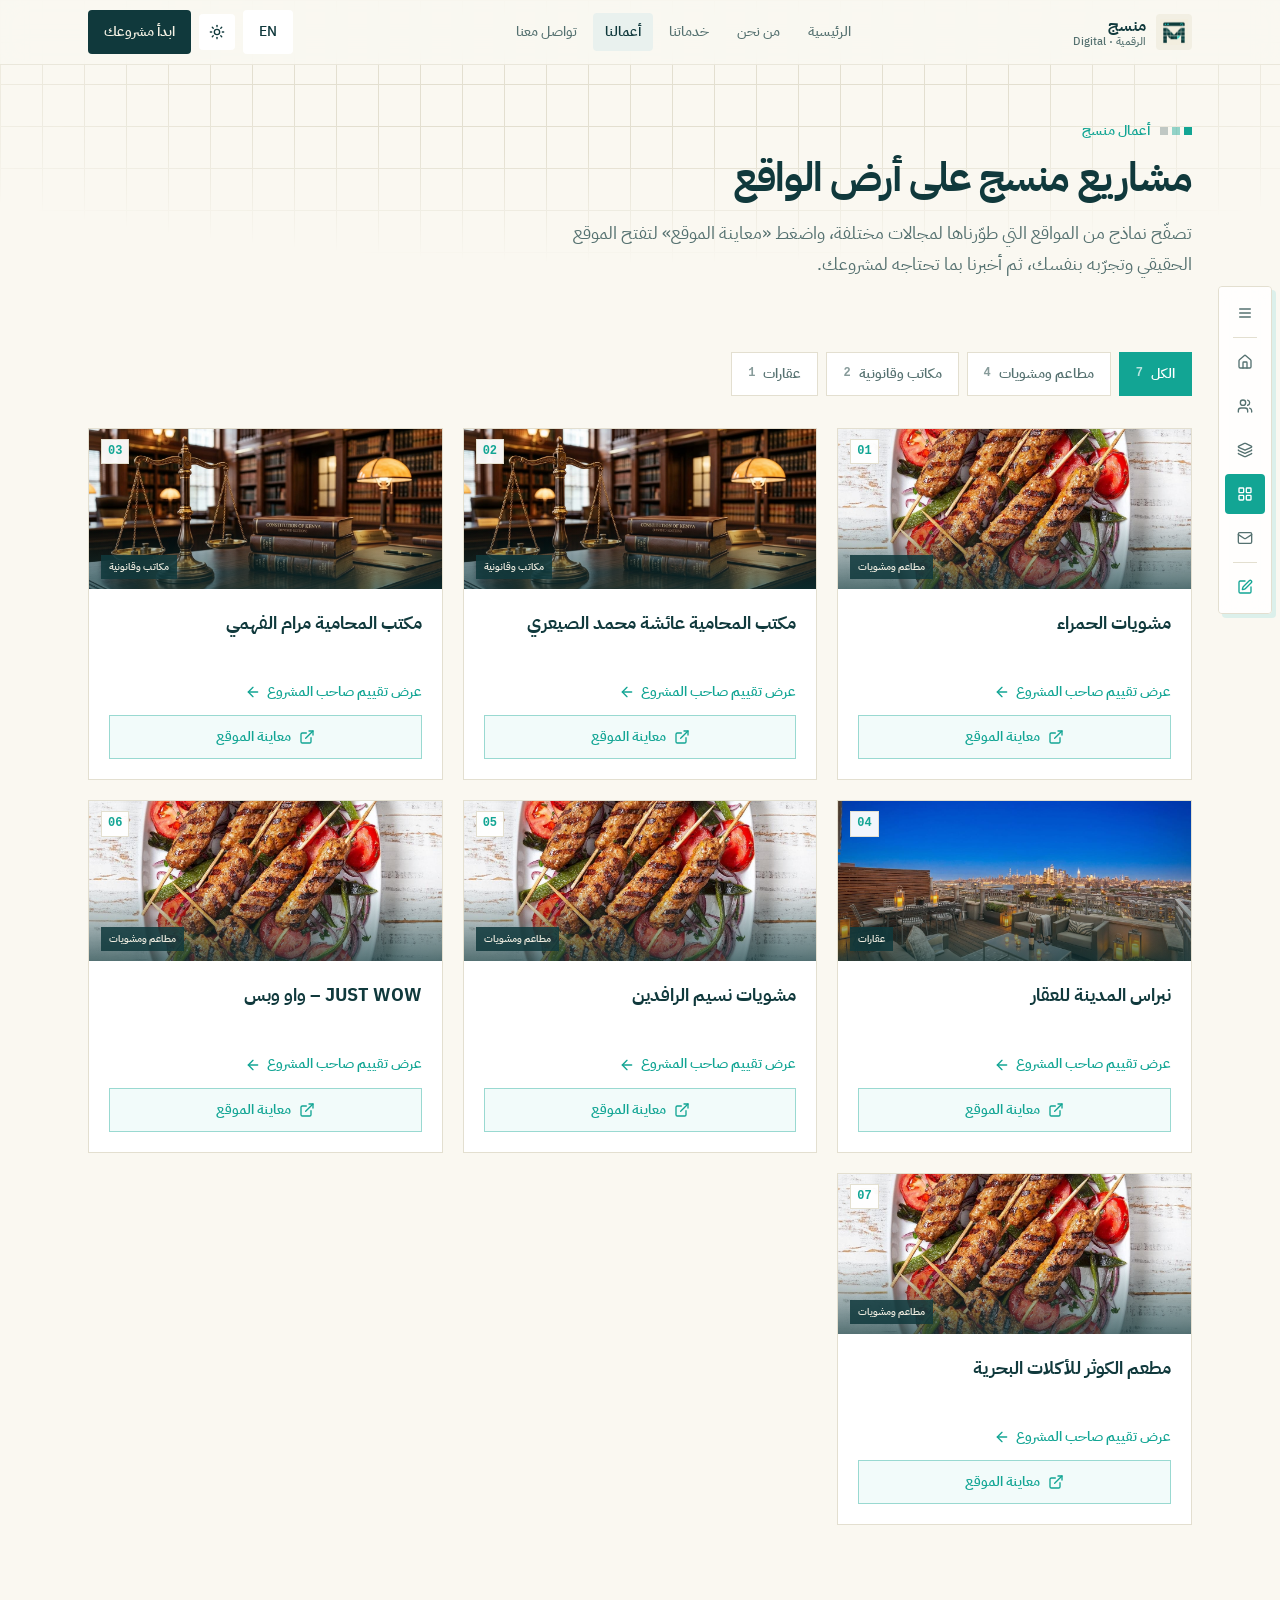
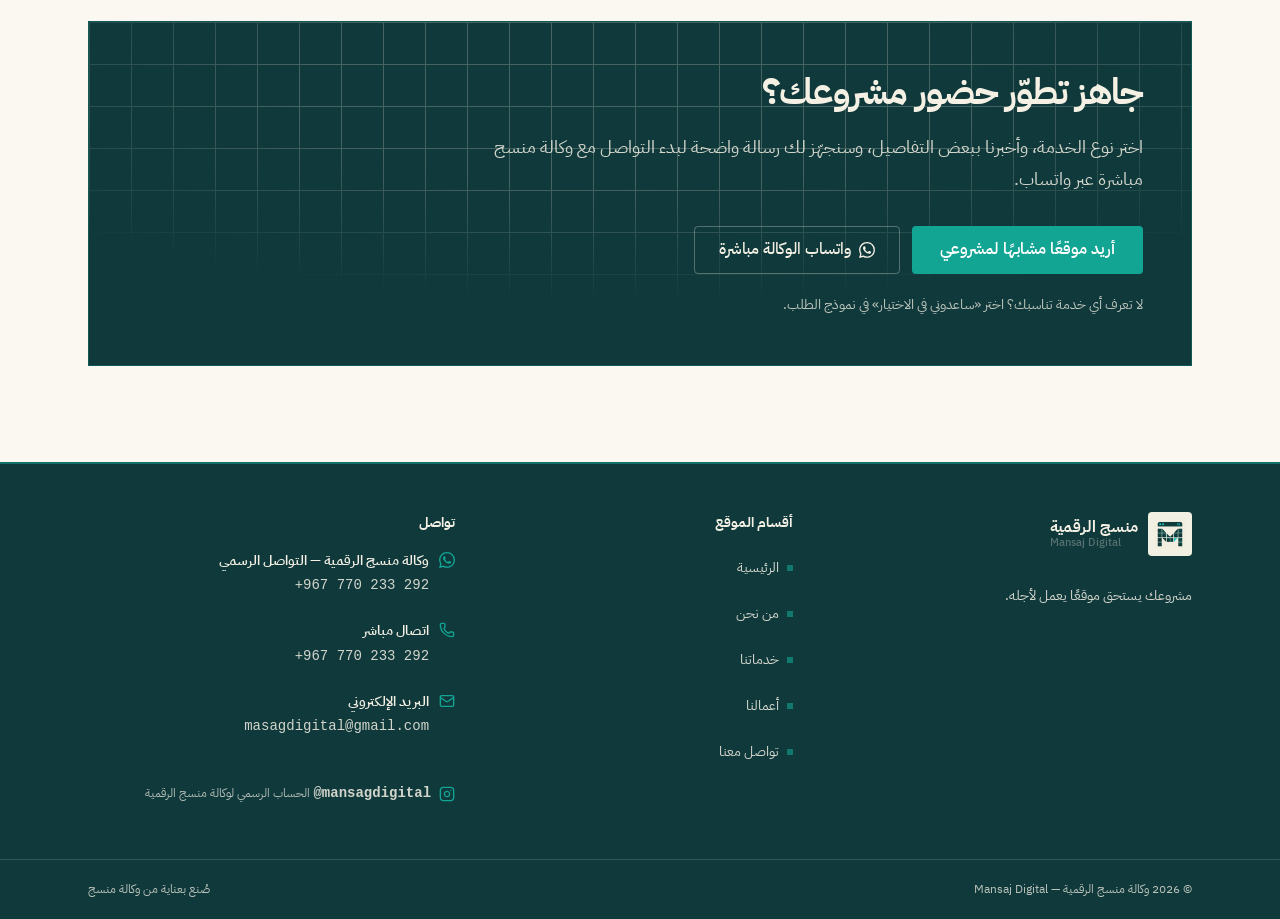
<file: upload/mansaj-extracted/projects.html>
<!DOCTYPE html>
<html lang="ar" dir="rtl" data-title-ar="أعمالنا | وكالة منسج الرقمية" data-title-en="Our Work | Mansaj Digital Agency">
<head>
  <meta charset="UTF-8">
  <meta name="viewport" content="width=device-width, initial-scale=1">
  <title>أعمالنا | وكالة منسج الرقمية</title>
  <meta name="description" content="مشاريع منسج الرقمية على أرض الواقع: مواقع مطاعم ومكاتب قانونية وأنشطة عقارية — افتح أي مشروع ومعاينة الموقع الحقيقي بنفسك.">
  <meta name="theme-color" content="#faf8f1" media="(prefers-color-scheme: light)">
  <meta name="theme-color" content="#0b2426" media="(prefers-color-scheme: dark)">
  <meta property="og:type" content="website">
  <meta property="og:title" content="أعمالنا | وكالة منسج الرقمية">
  <meta property="og:description" content="سبعة مشاريع حقيقية بروابط معاينة مباشرة وتقييمات أصحاب المشاريع.">
  <meta property="og:image" content="assets/images/og-image.jpg">
  <meta property="og:locale" content="ar_YE">
  <link rel="icon" type="image/png" href="assets/icons/favicon.png">
  <link rel="apple-touch-icon" href="assets/icons/apple-touch-icon.png">
  <link rel="preconnect" href="https://fonts.googleapis.com">
  <link rel="preconnect" href="https://fonts.gstatic.com" crossorigin>
  <link href="https://fonts.googleapis.com/css2?family=IBM+Plex+Sans+Arabic:wght@300;400;500;600;700&display=swap" rel="stylesheet">
  <link rel="stylesheet" href="css/style.css">
  <link rel="stylesheet" href="css/responsive.css">
  <script>
    (function () {
      var d = document.documentElement;
      d.classList.add("js");
      try {
        var t = localStorage.getItem("mansaj-theme");
        if (!t) t = window.matchMedia("(prefers-color-scheme: dark)").matches ? "dark" : "light";
        if (t === "dark") d.classList.add("dark");
      } catch (e) {}
      try {
        var l = localStorage.getItem("mansaj-lang") || "ar";
        d.lang = l;
        d.dir = l === "ar" ? "rtl" : "ltr";
      } catch (e) {}
    })();
  </script>
</head>
<body>
  <a class="skip-link" href="#main" data-ar="تخطَّ إلى المحتوى" data-en="Skip to content">تخطَّ إلى المحتوى</a>

  <!-- ============ Header ============ -->
  <header class="site-header">
    <div class="container bar">
      <a href="index.html" class="brand-lockup" aria-label="منسج الرقمية — الرئيسية" data-ar-aria="منسج الرقمية — الرئيسية" data-en-aria="Mansaj Digital — Home">
        <span class="logo-plate"><img src="assets/logos/mansaj-logo-mark.png" alt="شعار منسج الرقمية" width="36" height="36"></span>
        <span class="brand-word">
          <span class="brand-name" data-ar="منسج" data-en="Mansaj">منسج</span>
          <span class="brand-sub" data-ar="الرقمية · Digital" data-en="Digital · الرقمية">الرقمية · Digital</span>
        </span>
      </a>
      <nav class="header-nav" aria-label="التنقل الرئيسي" data-ar-aria="التنقل الرئيسي" data-en-aria="Main navigation">
        <ul>
          <li><a href="index.html" data-ar="الرئيسية" data-en="Home">الرئيسية</a></li>
          <li><a href="about.html" data-ar="من نحن" data-en="About">من نحن</a></li>
          <li><a href="services.html" data-ar="خدماتنا" data-en="Services">خدماتنا</a></li>
          <li><a href="projects.html" aria-current="page" data-ar="أعمالنا" data-en="Work">أعمالنا</a></li>
          <li><a href="contact.html" data-ar="تواصل معنا" data-en="Contact">تواصل معنا</a></li>
        </ul>
      </nav>
      <div class="header-actions">
        <button class="btn btn-outline lang-toggle" type="button" aria-label="Switch to English" data-ar-aria="Switch to English" data-en-aria="التبديل إلى العربية">EN</button>
        <button class="btn btn-outline btn-icon theme-toggle" type="button" aria-label="تبديل المظهر بين الداكن والفاتح" data-ar-aria="تبديل المظهر بين الداكن والفاتح" data-en-aria="Toggle dark and light mode">
          <svg class="icon sun-i" aria-hidden="true"><use href="assets/icons/sprite.svg#i-sun"></use></svg>
          <svg class="icon moon-i" aria-hidden="true"><use href="assets/icons/sprite.svg#i-moon"></use></svg>
        </button>
        <a href="contact.html" class="btn btn-primary header-cta" data-ar="ابدأ مشروعك" data-en="Start your project">ابدأ مشروعك</a>
      </div>
    </div>
  </header>

  <!-- ============ Floating nav dock ============ -->
  <nav class="dock" aria-label="القائمة العائمة" data-ar-aria="القائمة العائمة" data-en-aria="Floating menu">
    <div class="dock-panel">
      <button type="button" class="dock-btn sheet-open-btn" aria-label="فتح القائمة الكاملة" data-ar-aria="فتح القائمة الكاملة" data-en-aria="Open the full menu" aria-expanded="false" aria-controls="site-sheet">
        <svg class="icon" aria-hidden="true"><use href="assets/icons/sprite.svg#i-menu"></use></svg>
        <span class="dock-tip" aria-hidden="true" data-ar="القائمة الكاملة" data-en="Full menu">القائمة الكاملة</span>
      </button>
      <span class="dock-sep" aria-hidden="true"></span>
      <a href="index.html" class="dock-btn" aria-label="الرئيسية" data-ar-aria="الرئيسية" data-en-aria="Home">
        <svg class="icon" aria-hidden="true"><use href="assets/icons/sprite.svg#i-house"></use></svg>
        <span class="dock-tip" aria-hidden="true" data-ar="الرئيسية" data-en="Home">الرئيسية</span>
      </a>
      <a href="about.html" class="dock-btn" aria-label="من نحن" data-ar-aria="من نحن" data-en-aria="About">
        <svg class="icon" aria-hidden="true"><use href="assets/icons/sprite.svg#i-users"></use></svg>
        <span class="dock-tip" aria-hidden="true" data-ar="من نحن" data-en="About">من نحن</span>
      </a>
      <a href="services.html" class="dock-btn" aria-label="خدماتنا" data-ar-aria="خدماتنا" data-en-aria="Services">
        <svg class="icon" aria-hidden="true"><use href="assets/icons/sprite.svg#i-layers"></use></svg>
        <span class="dock-tip" aria-hidden="true" data-ar="خدماتنا" data-en="Services">خدماتنا</span>
      </a>
      <a href="projects.html" class="dock-btn" aria-current="page" aria-label="أعمالنا" data-ar-aria="أعمالنا" data-en-aria="Work">
        <svg class="icon" aria-hidden="true"><use href="assets/icons/sprite.svg#i-layout-grid"></use></svg>
        <span class="dock-tip" aria-hidden="true" data-ar="أعمالنا" data-en="Work">أعمالنا</span>
      </a>
      <a href="contact.html" class="dock-btn" aria-label="تواصل معنا" data-ar-aria="تواصل معنا" data-en-aria="Contact">
        <svg class="icon" aria-hidden="true"><use href="assets/icons/sprite.svg#i-mail"></use></svg>
        <span class="dock-tip" aria-hidden="true" data-ar="تواصل معنا" data-en="Contact">تواصل معنا</span>
      </a>
      <span class="dock-sep" aria-hidden="true"></span>
      <a href="contact.html" class="dock-btn cta" aria-label="ابدأ مشروعك الآن" data-ar-aria="ابدأ مشروعك الآن" data-en-aria="Start your project now">
        <svg class="icon" aria-hidden="true"><use href="assets/icons/sprite.svg#i-square-pen"></use></svg>
        <span class="dock-tip" aria-hidden="true" data-ar="ابدأ مشروعك" data-en="Start your project">ابدأ مشروعك</span>
      </a>
    </div>
  </nav>

  <!-- ============ Mobile sheet ============ -->
  <div class="sheet-overlay" aria-hidden="true"></div>
  <aside class="sheet" id="site-sheet" role="dialog" aria-modal="true" aria-hidden="true" aria-label="قائمة التنقل" data-ar-aria="قائمة التنقل" data-en-aria="Navigation menu">
    <div class="sheet-head">
      <span class="brand-lockup">
        <span class="logo-plate"><img src="assets/logos/mansaj-logo-mark.png" alt="" width="36" height="36"></span>
        <span class="brand-word">
          <span class="brand-name" data-ar="منسج" data-en="Mansaj">منسج</span>
          <span class="brand-sub" data-ar="الرقمية · Digital" data-en="Digital · الرقمية">الرقمية · Digital</span>
        </span>
      </span>
      <button class="btn btn-outline btn-icon sheet-close" type="button" aria-label="إغلاق القائمة" data-ar-aria="إغلاق القائمة" data-en-aria="Close menu">
        <svg class="icon" aria-hidden="true"><use href="assets/icons/sprite.svg#i-x"></use></svg>
      </button>
    </div>
    <nav class="sheet-nav" aria-label="قائمة التنقل الكاملة" data-ar-aria="قائمة التنقل الكاملة" data-en-aria="Full navigation">
      <ul>
        <li><a href="index.html"><svg class="icon" style="color:var(--brand)" aria-hidden="true"><use href="assets/icons/sprite.svg#i-house"></use></svg><span data-ar="الرئيسية" data-en="Home">الرئيسية</span><span class="num ltr">01</span></a></li>
        <li><a href="about.html"><svg class="icon" style="color:var(--brand)" aria-hidden="true"><use href="assets/icons/sprite.svg#i-users"></use></svg><span data-ar="من نحن" data-en="About">من نحن</span><span class="num ltr">02</span></a></li>
        <li><a href="services.html"><svg class="icon" style="color:var(--brand)" aria-hidden="true"><use href="assets/icons/sprite.svg#i-layers"></use></svg><span data-ar="خدماتنا" data-en="Services">خدماتنا</span><span class="num ltr">03</span></a></li>
        <li><a href="projects.html" aria-current="page"><svg class="icon" style="color:var(--brand)" aria-hidden="true"><use href="assets/icons/sprite.svg#i-layout-grid"></use></svg><span data-ar="أعمالنا" data-en="Work">أعمالنا</span><span class="num ltr">04</span></a></li>
        <li><a href="contact.html"><svg class="icon" style="color:var(--brand)" aria-hidden="true"><use href="assets/icons/sprite.svg#i-mail"></use></svg><span data-ar="تواصل معنا" data-en="Contact">تواصل معنا</span><span class="num ltr">05</span></a></li>
      </ul>
    </nav>
    <div class="sheet-foot">
      <a href="contact.html" class="btn btn-primary btn-block" data-ar="أريد موقعًا لمشروعي" data-en="I want a website">أريد موقعًا لمشروعي</a>
      <a class="wa-line" href="https://wa.me/967770233292" target="_blank" rel="noopener noreferrer">
        <svg class="icon icon-fill" style="color:var(--brand)" aria-hidden="true"><use href="assets/icons/sprite.svg#i-whatsapp"></use></svg>
        <span data-ar="تواصل مباشر عبر واتساب" data-en="Chat on WhatsApp">تواصل مباشر عبر واتساب</span>
      </a>
      <a class="wa-line" href="mailto:masagdigital@gmail.com">
        <svg class="icon" style="color:var(--brand)" aria-hidden="true"><use href="assets/icons/sprite.svg#i-mail"></use></svg>
        <span data-ar="راسلنا عبر البريد" data-en="Email us">راسلنا عبر البريد</span>
      </a>
      <p class="brand-mini">
        <img src="assets/logos/mansaj-logo-mark-96.png" alt="" width="16" height="16">
        <span data-ar="وكالة منسج الرقمية" data-en="Mansaj Digital Agency">وكالة منسج الرقمية</span>
      </p>
    </div>
  </aside>

  <main id="main">
    <!-- ============ Page hero ============ -->
    <section class="page-hero">
      <div class="bg-blueprint" aria-hidden="true"></div>
      <div class="container inner">
        <p class="eyebrow"><span class="squares-strip" aria-hidden="true"><i></i></span><span data-ar="أعمال منسج" data-en="Mansaj's work">أعمال منسج</span></p>
        <h1 data-ar="مشاريع منسج على أرض الواقع" data-en="Mansaj projects in the real world">مشاريع منسج على أرض الواقع</h1>
        <p class="desc" data-ar="تصفّح نماذج من المواقع التي طوّرناها لمجالات مختلفة، واضغط «معاينة الموقع» لتفتح الموقع الحقيقي وتجرّبه بنفسك، ثم أخبرنا بما تحتاجه لمشروعك." data-en="Browse a selection of the websites we built for different fields. Hit “Preview website” to open the live site and try it yourself, then tell us what your project needs.">تصفّح نماذج من المواقع التي طوّرناها لمجالات مختلفة، واضغط «معاينة الموقع» لتفتح الموقع الحقيقي وتجرّبه بنفسك، ثم أخبرنا بما تحتاجه لمشروعك.</p>
      </div>
    </section>

    <!-- ============ Projects ============ -->
    <section class="section" aria-label="المشاريع" data-ar-aria="المشاريع" data-en-aria="Projects" style="padding-top:2rem">
      <div class="container">
        <!-- Filters -->
        <div class="filter-chips reveal" role="group" aria-label="تصفية المشاريع حسب المجال" data-ar-aria="تصفية المشاريع حسب المجال" data-en-aria="Filter projects by field">
          <button type="button" class="chip" data-filter="all" aria-pressed="true"><span data-ar="الكل" data-en="All">الكل</span><span class="count ltr">7</span></button>
          <button type="button" class="chip" data-filter="restaurants" aria-pressed="false"><span data-ar="مطاعم ومشويات" data-en="Restaurants">مطاعم ومشويات</span><span class="count ltr">4</span></button>
          <button type="button" class="chip" data-filter="legal" aria-pressed="false"><span data-ar="مكاتب وقانونية" data-en="Legal offices">مكاتب وقانونية</span><span class="count ltr">2</span></button>
          <button type="button" class="chip" data-filter="realty" aria-pressed="false"><span data-ar="عقارات" data-en="Real estate">عقارات</span><span class="count ltr">1</span></button>
        </div>

        <div class="cards-grid services-grid" style="align-items:stretch">
          <!-- 01 — Al-Hamra -->
          <article class="project-card reveal" data-category="restaurants" data-url="https://alhamraa.netlify.app/">
            <div class="banner">
              <img src="assets/images/cat-restaurants.jpg" alt="أطباق مشويات على مائدة مطعم" data-ar-alt="أطباق مشويات على مائدة مطعم" data-en-alt="Grilled dishes served at a restaurant table" loading="lazy" width="560" height="320">
              <span class="no-badge ltr">01</span>
              <span class="cat-badge" data-ar="مطاعم ومشويات" data-en="Restaurants">مطاعم ومشويات</span>
            </div>
            <div class="body">
              <h3 data-ar="مشويات الحمراء" data-en="Al-Hamra Grills">مشويات الحمراء</h3>
              <span class="feedback-row"><span data-ar="عرض تقييم صاحب المشروع" data-en="View project owner feedback">عرض تقييم صاحب المشروع</span><svg class="icon arrow-flip" aria-hidden="true"><use href="assets/icons/sprite.svg#i-arrow-left"></use></svg></span>
              <a class="preview-btn" href="https://alhamraa.netlify.app/" target="_blank" rel="noopener noreferrer" aria-label="معاينة موقع مشويات الحمراء في نافذة جديدة" data-ar-aria="معاينة موقع مشويات الحمراء في نافذة جديدة" data-en-aria="Preview the Al-Hamra Grills website in a new tab">
                <svg class="icon" aria-hidden="true"><use href="assets/icons/sprite.svg#i-external-link"></use></svg>
                <span data-ar="معاينة الموقع" data-en="Preview website">معاينة الموقع</span>
              </a>
            </div>
            <button class="cover-btn" type="button" aria-label="عرض تقييم صاحب مشروع مشويات الحمراء" data-ar-aria="عرض تقييم صاحب مشروع مشويات الحمراء" data-en-aria="View project owner feedback for Al-Hamra Grills"></button>
            <div class="pc-data sr-only" aria-hidden="true">
              <span class="d-cat" data-ar="مطاعم ومشويات" data-en="Restaurants">مطاعم ومشويات</span>
              <span class="d-title" data-ar="مشويات الحمراء" data-en="Al-Hamra Grills">مشويات الحمراء</span>
              <span class="d-no ltr">01</span>
              <span class="d-quote" data-ar="ما شاء الله، الموقع مرتب ويشرح كل شيء بطريقة واضحة، من قائمة الطعام إلى العزائم والبوفيهات. أعجبني تنوع الخيارات والأسعار المناسبة، وسهولة الوصول للطلبات والفروع. كذلك الاهتمام بالتفاصيل يعطي انطباعًا جميلًا عن المكان واحترافية في التعامل. الله يوفقكم ويرزقكم من واسع فضله ❤️" data-en="Praise be, the website is well organized and explains everything clearly — from the menu to catering orders and buffets. I liked the variety of options, the reasonable prices, and how easy it is to reach the ordering and branches. The attention to detail gives a lovely impression of the place and real professionalism. May God grant you success and abundant provision ❤️">ما شاء الله، الموقع مرتب ويشرح كل شيء بطريقة واضحة، من قائمة الطعام إلى العزائم والبوفيهات. أعجبني تنوع الخيارات والأسعار المناسبة، وسهولة الوصول للطلبات والفروع. كذلك الاهتمام بالتفاصيل يعطي انطباعًا جميلًا عن المكان واحترافية في التعامل. الله يوفقكم ويرزقكم من واسع فضله ❤️</span>
            </div>
          </article>

          <!-- 02 — Aisha Law -->
          <article class="project-card reveal" style="--reveal-delay:.06s" data-category="legal" data-url="https://aishalaw.netlify.app/">
            <div class="banner">
              <img src="assets/images/cat-legal.jpg" alt="ميزان العدالة وكتب قانونية في مكتب محاماة" data-ar-alt="ميزان العدالة وكتب قانونية في مكتب محاماة" data-en-alt="Scales of justice and law books in a law office" loading="lazy" width="560" height="320">
              <span class="no-badge ltr">02</span>
              <span class="cat-badge" data-ar="مكاتب وقانونية" data-en="Legal offices">مكاتب وقانونية</span>
            </div>
            <div class="body">
              <h3 data-ar="مكتب المحامية عائشة محمد الصيعري" data-en="Law Office of Aisha Mohammed Al-Sayari">مكتب المحامية عائشة محمد الصيعري</h3>
              <span class="feedback-row"><span data-ar="عرض تقييم صاحب المشروع" data-en="View project owner feedback">عرض تقييم صاحب المشروع</span><svg class="icon arrow-flip" aria-hidden="true"><use href="assets/icons/sprite.svg#i-arrow-left"></use></svg></span>
              <a class="preview-btn" href="https://aishalaw.netlify.app/" target="_blank" rel="noopener noreferrer" aria-label="معاينة موقع مكتب المحامية عائشة محمد الصيعري في نافذة جديدة" data-ar-aria="معاينة موقع مكتب المحامية عائشة محمد الصيعري في نافذة جديدة" data-en-aria="Preview the Law Office of Aisha Mohammed Al-Sayari website in a new tab">
                <svg class="icon" aria-hidden="true"><use href="assets/icons/sprite.svg#i-external-link"></use></svg>
                <span data-ar="معاينة الموقع" data-en="Preview website">معاينة الموقع</span>
              </a>
            </div>
            <button class="cover-btn" type="button" aria-label="عرض تقييم صاحب مشروع مكتب المحامية عائشة" data-ar-aria="عرض تقييم صاحب مشروع مكتب المحامية عائشة" data-en-aria="View project owner feedback for the Law Office of Aisha"></button>
            <div class="pc-data sr-only" aria-hidden="true">
              <span class="d-cat" data-ar="مكاتب وقانونية" data-en="Legal offices">مكاتب وقانونية</span>
              <span class="d-title" data-ar="مكتب المحامية عائشة محمد الصيعري" data-en="Law Office of Aisha Mohammed Al-Sayari">مكتب المحامية عائشة محمد الصيعري</span>
              <span class="d-no ltr">02</span>
              <span class="d-quote" data-ar="أعجبني جدًا أسلوب عرض الخدمات القانونية، الموقع منظم واحترافي ويعطي شعورًا بالثقة والاطمئنان. وضوح الخدمات وسهولة التواصل والاهتمام بحقوق العملاء أمور تعطي انطباعًا إيجابيًا عن المكتب. نتمنى لكم دوام النجاح والتوفيق." data-en="I really liked the way the legal services are presented — the website is organized and professional and gives a feeling of trust and reassurance. Clear services, easy communication, and care for clients' rights all give a positive impression of the office. Wishing you continued success.">أعجبني جدًا أسلوب عرض الخدمات القانونية، الموقع منظم واحترافي ويعطي شعورًا بالثقة والاطمئنان. وضوح الخدمات وسهولة التواصل والاهتمام بحقوق العملاء أمور تعطي انطباعًا إيجابيًا عن المكتب. نتمنى لكم دوام النجاح والتوفيق.</span>
            </div>
          </article>

          <!-- 03 — Maram -->
          <article class="project-card reveal" style="--reveal-delay:.12s" data-category="legal" data-url="https://maramalfahmi.netlify.app">
            <div class="banner">
              <img src="assets/images/cat-legal.jpg" alt="ميزان العدالة وكتب قانونية في مكتب محاماة" data-ar-alt="ميزان العدالة وكتب قانونية في مكتب محاماة" data-en-alt="Scales of justice and law books in a law office" loading="lazy" width="560" height="320">
              <span class="no-badge ltr">03</span>
              <span class="cat-badge" data-ar="مكاتب وقانونية" data-en="Legal offices">مكاتب وقانونية</span>
            </div>
            <div class="body">
              <h3 data-ar="مكتب المحامية مرام الفهمي" data-en="Law Office of Maram Al-Fahmi">مكتب المحامية مرام الفهمي</h3>
              <span class="feedback-row"><span data-ar="عرض تقييم صاحب المشروع" data-en="View project owner feedback">عرض تقييم صاحب المشروع</span><svg class="icon arrow-flip" aria-hidden="true"><use href="assets/icons/sprite.svg#i-arrow-left"></use></svg></span>
              <a class="preview-btn" href="https://maramalfahmi.netlify.app" target="_blank" rel="noopener noreferrer" aria-label="معاينة موقع مكتب المحامية مرام الفهمي في نافذة جديدة" data-ar-aria="معاينة موقع مكتب المحامية مرام الفهمي في نافذة جديدة" data-en-aria="Preview the Law Office of Maram Al-Fahmi website in a new tab">
                <svg class="icon" aria-hidden="true"><use href="assets/icons/sprite.svg#i-external-link"></use></svg>
                <span data-ar="معاينة الموقع" data-en="Preview website">معاينة الموقع</span>
              </a>
            </div>
            <button class="cover-btn" type="button" aria-label="عرض تقييم صاحب مشروع مكتب المحامية مرام" data-ar-aria="عرض تقييم صاحب مشروع مكتب المحامية مرام" data-en-aria="View project owner feedback for the Law Office of Maram"></button>
            <div class="pc-data sr-only" aria-hidden="true">
              <span class="d-cat" data-ar="مكاتب وقانونية" data-en="Legal offices">مكاتب وقانونية</span>
              <span class="d-title" data-ar="مكتب المحامية مرام الفهمي" data-en="Law Office of Maram Al-Fahmi">مكتب المحامية مرام الفهمي</span>
              <span class="d-no ltr">03</span>
              <span class="d-quote" data-ar="بصراحة الموقع مميز واحترافي، وطريقة عرض المعلومات والخدمات واضحة جدًا. أكثر ما أعجبني سهولة التواصل وطلب الاستشارة، والاهتمام بالتفاصيل الذي يعكس الجدية والمصداقية. التعامل الراقي والوضوح من أهم الأمور التي يبحث عنها العميل. بالتوفيق لكم 🌷" data-en="Honestly, the website is distinctive and professional, and the way information and services are presented is very clear. What I liked most is how easy it is to get in touch and request a consultation, and the attention to detail that reflects seriousness and credibility. Polite handling and clarity are among the most important things a client looks for. Wishing you success 🌷">بصراحة الموقع مميز واحترافي، وطريقة عرض المعلومات والخدمات واضحة جدًا. أكثر ما أعجبني سهولة التواصل وطلب الاستشارة، والاهتمام بالتفاصيل الذي يعكس الجدية والمصداقية. التعامل الراقي والوضوح من أهم الأمور التي يبحث عنها العميل. بالتوفيق لكم 🌷</span>
            </div>
          </article>

          <!-- 04 — Nibras -->
          <article class="project-card reveal" style="--reveal-delay:.18s" data-category="realty" data-url="https://nebrasestate.netlify.app/">
            <div class="banner">
              <img src="assets/images/cat-realty.jpg" alt="شرفة عقار مطلة على أفق المدينة" data-ar-alt="شرفة عقار مطلة على أفق المدينة" data-en-alt="A real-estate terrace overlooking the city skyline" loading="lazy" width="560" height="320">
              <span class="no-badge ltr">04</span>
              <span class="cat-badge" data-ar="عقارات" data-en="Real estate">عقارات</span>
            </div>
            <div class="body">
              <h3 data-ar="نبراس المدينة للعقار" data-en="Nibras Al-Madinah Real Estate">نبراس المدينة للعقار</h3>
              <span class="feedback-row"><span data-ar="عرض تقييم صاحب المشروع" data-en="View project owner feedback">عرض تقييم صاحب المشروع</span><svg class="icon arrow-flip" aria-hidden="true"><use href="assets/icons/sprite.svg#i-arrow-left"></use></svg></span>
              <a class="preview-btn" href="https://nebrasestate.netlify.app/" target="_blank" rel="noopener noreferrer" aria-label="معاينة موقع نبراس المدينة للعقار في نافذة جديدة" data-ar-aria="معاينة موقع نبراس المدينة للعقار في نافذة جديدة" data-en-aria="Preview the Nibras Al-Madinah Real Estate website in a new tab">
                <svg class="icon" aria-hidden="true"><use href="assets/icons/sprite.svg#i-external-link"></use></svg>
                <span data-ar="معاينة الموقع" data-en="Preview website">معاينة الموقع</span>
              </a>
            </div>
            <button class="cover-btn" type="button" aria-label="عرض تقييم صاحب مشروع نبراس المدينة للعقار" data-ar-aria="عرض تقييم صاحب مشروع نبراس المدينة للعقار" data-en-aria="View project owner feedback for Nibras Al-Madinah Real Estate"></button>
            <div class="pc-data sr-only" aria-hidden="true">
              <span class="d-cat" data-ar="عقارات" data-en="Real estate">عقارات</span>
              <span class="d-title" data-ar="نبراس المدينة للعقار" data-en="Nibras Al-Madinah Real Estate">نبراس المدينة للعقار</span>
              <span class="d-no ltr">04</span>
              <span class="d-quote" data-ar="موقع جميل ومرتب، وأكثر شيء أعجبني سهولة البحث عن العقارات وإمكانية تحديد الحي والمساحة والسعر. وجود خيارات متنوعة وأسعار تناسب أكثر من ميزانية يسهل على الشخص المقارنة والاختيار. شكرًا لكم على هذا التنظيم والاهتمام، ونتمنى لكم المزيد من النجاح 👏" data-en="A beautiful, well-organized website — what I liked most is how easy it is to search for properties and narrow down by district, area, and price. Having varied options and prices that suit different budgets makes comparing and choosing easier. Thank you for this organization and care, and we wish you even more success 👏">موقع جميل ومرتب، وأكثر شيء أعجبني سهولة البحث عن العقارات وإمكانية تحديد الحي والمساحة والسعر. وجود خيارات متنوعة وأسعار تناسب أكثر من ميزانية يسهل على الشخص المقارنة والاختيار. شكرًا لكم على هذا التنظيم والاهتمام، ونتمنى لكم المزيد من النجاح 👏</span>
            </div>
          </article>

          <!-- 05 — Naseem -->
          <article class="project-card reveal" style="--reveal-delay:.24s" data-category="restaurants" data-url="https://nnaseemgrill.netlify.app/">
            <div class="banner">
              <img src="assets/images/cat-restaurants.jpg" alt="أطباق مشويات على مائدة مطعم" data-ar-alt="أطباق مشويات على مائدة مطعم" data-en-alt="Grilled dishes served at a restaurant table" loading="lazy" width="560" height="320">
              <span class="no-badge ltr">05</span>
              <span class="cat-badge" data-ar="مطاعم ومشويات" data-en="Restaurants">مطاعم ومشويات</span>
            </div>
            <div class="body">
              <h3 data-ar="مشويات نسيم الرافدين" data-en="Naseem Al-Rafidain Grills">مشويات نسيم الرافدين</h3>
              <span class="feedback-row"><span data-ar="عرض تقييم صاحب المشروع" data-en="View project owner feedback">عرض تقييم صاحب المشروع</span><svg class="icon arrow-flip" aria-hidden="true"><use href="assets/icons/sprite.svg#i-arrow-left"></use></svg></span>
              <a class="preview-btn" href="https://nnaseemgrill.netlify.app/" target="_blank" rel="noopener noreferrer" aria-label="معاينة موقع مشويات نسيم الرافدين في نافذة جديدة" data-ar-aria="معاينة موقع مشويات نسيم الرافدين في نافذة جديدة" data-en-aria="Preview the Naseem Al-Rafidain Grills website in a new tab">
                <svg class="icon" aria-hidden="true"><use href="assets/icons/sprite.svg#i-external-link"></use></svg>
                <span data-ar="معاينة الموقع" data-en="Preview website">معاينة الموقع</span>
              </a>
            </div>
            <button class="cover-btn" type="button" aria-label="عرض تقييم صاحب مشروع مشويات نسيم الرافدين" data-ar-aria="عرض تقييم صاحب مشروع مشويات نسيم الرافدين" data-en-aria="View project owner feedback for Naseem Al-Rafidain Grills"></button>
            <div class="pc-data sr-only" aria-hidden="true">
              <span class="d-cat" data-ar="مطاعم ومشويات" data-en="Restaurants">مطاعم ومشويات</span>
              <span class="d-title" data-ar="مشويات نسيم الرافدين" data-en="Naseem Al-Rafidain Grills">مشويات نسيم الرافدين</span>
              <span class="d-no ltr">05</span>
              <span class="d-quote" data-ar="أحب المواقع البسيطة التي توصلك للمعلومة بسرعة، وهذا الموقع فعلًا واضح وسهل الاستخدام. أعجبني تنوع قائمة الطعام والأسعار المناسبة، وكذلك سهولة الوصول إلى العنوان ووسائل التواصل. الاهتمام بالزبائن وحسن التعامل دائمًا يصنعان فرقًا كبيرًا. الله يبارك لكم في رزقكم." data-en="I love simple websites that get you to the information quickly, and this site is truly clear and easy to use. I liked the variety of the menu and the reasonable prices, as well as how easy it is to reach the address and contact channels. Caring for customers and good treatment always make a big difference. May God bless your provision.">أحب المواقع البسيطة التي توصلك للمعلومة بسرعة، وهذا الموقع فعلًا واضح وسهل الاستخدام. أعجبني تنوع قائمة الطعام والأسعار المناسبة، وكذلك سهولة الوصول إلى العنوان ووسائل التواصل. الاهتمام بالزبائن وحسن التعامل دائمًا يصنعان فرقًا كبيرًا. الله يبارك لكم في رزقكم.</span>
            </div>
          </article>

          <!-- 06 — Just Wow -->
          <article class="project-card reveal" style="--reveal-delay:.3s" data-category="restaurants" data-url="https://just-wow.netlify.app/">
            <div class="banner">
              <img src="assets/images/cat-restaurants.jpg" alt="أطباق مشويات على مائدة مطعم" data-ar-alt="أطباق مشويات على مائدة مطعم" data-en-alt="Grilled dishes served at a restaurant table" loading="lazy" width="560" height="320">
              <span class="no-badge ltr">06</span>
              <span class="cat-badge" data-ar="مطاعم ومشويات" data-en="Restaurants">مطاعم ومشويات</span>
            </div>
            <div class="body">
              <h3 data-ar="JUST WOW – واو وبس" data-en="JUST WOW">JUST WOW – واو وبس</h3>
              <span class="feedback-row"><span data-ar="عرض تقييم صاحب المشروع" data-en="View project owner feedback">عرض تقييم صاحب المشروع</span><svg class="icon arrow-flip" aria-hidden="true"><use href="assets/icons/sprite.svg#i-arrow-left"></use></svg></span>
              <a class="preview-btn" href="https://just-wow.netlify.app/" target="_blank" rel="noopener noreferrer" aria-label="معاينة موقع JUST WOW في نافذة جديدة" data-ar-aria="معاينة موقع JUST WOW في نافذة جديدة" data-en-aria="Preview the JUST WOW website in a new tab">
                <svg class="icon" aria-hidden="true"><use href="assets/icons/sprite.svg#i-external-link"></use></svg>
                <span data-ar="معاينة الموقع" data-en="Preview website">معاينة الموقع</span>
              </a>
            </div>
            <button class="cover-btn" type="button" aria-label="عرض تقييم صاحب مشروع JUST WOW" data-ar-aria="عرض تقييم صاحب مشروع JUST WOW" data-en-aria="View project owner feedback for JUST WOW"></button>
            <div class="pc-data sr-only" aria-hidden="true">
              <span class="d-cat" data-ar="مطاعم ومشويات" data-en="Restaurants">مطاعم ومشويات</span>
              <span class="d-title" data-ar="JUST WOW – واو وبس" data-en="JUST WOW">JUST WOW – واو وبس</span>
              <span class="d-no ltr">06</span>
              <span class="d-quote" data-ar="واو فعلًا! تصميم شبابي ومختلف، والألوان وطريقة عرض الأصناف تعطي حماس لتجربة النكهات. الأسعار تبدو جميلة ومناسبة، والتنوع في الأصناف يعطي خيارات كثيرة. أعجبتني فكرة اختيار الخلطة حسب المزاج، لمسة إبداعية جميلة. استمروا بهذا الإبداع، ومنها للأفضل دائمًا 😍" data-en="Wow, truly! A youthful, different design — the colors and the way the items are presented make you excited to try the flavors. The prices look good and reasonable, and the variety gives plenty of options. I loved the idea of choosing your mix by mood — a beautiful creative touch. Keep up this creativity, always onward and upward 😍">واو فعلًا! تصميم شبابي ومختلف، والألوان وطريقة عرض الأصناف تعطي حماس لتجربة النكهات. الأسعار تبدو جميلة ومناسبة، والتنوع في الأصناف يعطي خيارات كثيرة. أعجبتني فكرة اختيار الخلطة حسب المزاج، لمسة إبداعية جميلة. استمروا بهذا الإبداع، ومنها للأفضل دائمًا 😍</span>
            </div>
          </article>

          <!-- 07 — Al-Kawthar -->
          <article class="project-card reveal" style="--reveal-delay:.36s" data-category="restaurants" data-url="https://alkawtharaden.netlify.app/">
            <div class="banner">
              <img src="assets/images/cat-restaurants.jpg" alt="أطباق مشويات على مائدة مطعم" data-ar-alt="أطباق مشويات على مائدة مطعم" data-en-alt="Grilled dishes served at a restaurant table" loading="lazy" width="560" height="320">
              <span class="no-badge ltr">07</span>
              <span class="cat-badge" data-ar="مطاعم ومشويات" data-en="Restaurants">مطاعم ومشويات</span>
            </div>
            <div class="body">
              <h3 data-ar="مطعم الكوثر للأكلات البحرية" data-en="Al-Kawthar Seafood Restaurant">مطعم الكوثر للأكلات البحرية</h3>
              <span class="feedback-row"><span data-ar="عرض تقييم صاحب المشروع" data-en="View project owner feedback">عرض تقييم صاحب المشروع</span><svg class="icon arrow-flip" aria-hidden="true"><use href="assets/icons/sprite.svg#i-arrow-left"></use></svg></span>
              <a class="preview-btn" href="https://alkawtharaden.netlify.app/" target="_blank" rel="noopener noreferrer" aria-label="معاينة موقع مطعم الكوثر للأكلات البحرية في نافذة جديدة" data-ar-aria="معاينة موقع مطعم الكوثر للأكلات البحرية في نافذة جديدة" data-en-aria="Preview the Al-Kawthar Seafood Restaurant website in a new tab">
                <svg class="icon" aria-hidden="true"><use href="assets/icons/sprite.svg#i-external-link"></use></svg>
                <span data-ar="معاينة الموقع" data-en="Preview website">معاينة الموقع</span>
              </a>
            </div>
            <button class="cover-btn" type="button" aria-label="عرض تقييم صاحب مشروع مطعم الكوثر" data-ar-aria="عرض تقييم صاحب مشروع مطعم الكوثر" data-en-aria="View project owner feedback for Al-Kawthar Seafood Restaurant"></button>
            <div class="pc-data sr-only" aria-hidden="true">
              <span class="d-cat" data-ar="مطاعم ومشويات" data-en="Restaurants">مطاعم ومشويات</span>
              <span class="d-title" data-ar="مطعم الكوثر للأكلات البحرية" data-en="Al-Kawthar Seafood Restaurant">مطعم الكوثر للأكلات البحرية</span>
              <span class="d-no ltr">07</span>
              <span class="d-quote" data-ar="ما شاء الله، موقع جميل بطابع عدني أصيل. أعجبني عرض الأكلات البحرية وتنظيم الأقسام وسهولة التواصل مع المطعم. كذلك الاهتمام بالزبائن وحسن التعامل من الأمور التي تعطي انطباعًا طيبًا وتبني الثقة. الله يبارك لكم ويوسع رزقكم ❤️" data-en="Praise be, a beautiful website with an authentic Aden character. I liked the presentation of the seafood dishes, the organized sections, and how easy it is to contact the restaurant. The care for customers and good treatment are among the things that leave a kind impression and build trust. May God bless you and expand your provision ❤️">ما شاء الله، موقع جميل بطابع عدني أصيل. أعجبني عرض الأكلات البحرية وتنظيم الأقسام وسهولة التواصل مع المطعم. كذلك الاهتمام بالزبائن وحسن التعامل من الأمور التي تعطي انطباعًا طيبًا وتبني الثقة. الله يبارك لكم ويوسع رزقكم ❤️</span>
            </div>
          </article>
        </div>
      </div>
    </section>

    <!-- ============ Contact CTA ============ -->
    <section class="section" aria-label="تواصل مع منسج" data-ar-aria="تواصل مع منسج" data-en-aria="Contact Mansaj" style="padding-top:0">
      <div class="container">
        <div class="cta-panel reveal">
          <div class="bg-blueprint" aria-hidden="true"></div>
          <h2 data-ar="جاهز تطوّر حضور مشروعك؟" data-en="Ready to develop your project's presence?">جاهز تطوّر حضور مشروعك؟</h2>
          <p class="panel-desc" data-ar="اختر نوع الخدمة، وأخبرنا ببعض التفاصيل، وسنجهّز لك رسالة واضحة لبدء التواصل مع وكالة منسج مباشرة عبر واتساب." data-en="Pick your service type, tell us a few details, and we'll prepare a clear message to start the conversation with the Mansaj agency directly on WhatsApp.">اختر نوع الخدمة، وأخبرنا ببعض التفاصيل، وسنجهّز لك رسالة واضحة لبدء التواصل مع وكالة منسج مباشرة عبر واتساب.</p>
          <div class="panel-actions">
            <a href="contact.html" class="btn btn-brand btn-lg" style="border-radius:.25rem;padding-inline:1.75rem">
              <span data-ar="أريد موقعًا مشابهًا لمشروعي" data-en="I want a similar website">أريد موقعًا مشابهًا لمشروعي</span>
            </a>
            <a href="https://wa.me/967770233292" target="_blank" rel="noopener noreferrer" class="btn btn-lg" style="border-radius:.25rem;border:1px solid color-mix(in srgb, var(--deep-foreground) 30%, transparent);color:var(--deep-foreground)">
              <svg class="icon icon-fill" aria-hidden="true"><use href="assets/icons/sprite.svg#i-whatsapp"></use></svg>
              <span data-ar="واتساب الوكالة مباشرة" data-en="WhatsApp the agency directly">واتساب الوكالة مباشرة</span>
            </a>
          </div>
          <p class="panel-note" data-ar="لا تعرف أي خدمة تناسبك؟ اختر «ساعدوني في الاختيار» في نموذج الطلب." data-en="Not sure which service fits? Choose “Help me choose” in the request form.">لا تعرف أي خدمة تناسبك؟ اختر «ساعدوني في الاختيار» في نموذج الطلب.</p>
        </div>
      </div>
    </section>
  </main>

  <!-- ============ Testimonial modal ============ -->
  <div class="modal-overlay" role="dialog" aria-modal="true" aria-labelledby="modal-title">
    <div class="modal">
      <div class="m-banner">
        <img src="assets/images/cat-restaurants.jpg" alt="" aria-hidden="true">
        <span class="no-badge ltr">01</span>
        <button class="m-close" type="button" aria-label="إغلاق" data-ar-aria="إغلاق" data-en-aria="Close">
          <svg class="icon" aria-hidden="true"><use href="assets/icons/sprite.svg#i-x"></use></svg>
        </button>
      </div>
      <div class="m-body">
        <p class="m-cat">—</p>
        <h3 id="modal-title">—</h3>
        <p class="m-quote-label"><span data-ar="تقييم صاحب المشروع" data-en="Feedback from the project owner">تقييم صاحب المشروع</span></p>
        <blockquote class="m-quote">—</blockquote>
        <div class="m-actions">
          <a href="#" target="_blank" rel="noopener noreferrer" class="btn btn-brand-outline">
            <svg class="icon" aria-hidden="true"><use href="assets/icons/sprite.svg#i-external-link"></use></svg>
            <span data-ar="معاينة الموقع" data-en="Preview website">معاينة الموقع</span>
          </a>
          <a href="contact.html" class="btn btn-brand">
            <span data-ar="أريد موقعًا مشابهًا لمشروعي" data-en="I want a similar website">أريد موقعًا مشابهًا لمشروعي</span>
          </a>
        </div>
      </div>
    </div>
  </div>

  <!-- ============ Footer ============ -->
  <footer class="site-footer">
    <div class="container footer-grid">
      <div class="footer-brand">
        <span class="brand-lockup">
          <span class="logo-plate lg"><img src="assets/logos/mansaj-logo-mark.png" alt="شعار منسج الرقمية" width="44" height="44"></span>
          <span class="brand-word">
            <span class="brand-name" data-ar="منسج الرقمية" data-en="Mansaj Digital">منسج الرقمية</span>
            <span class="brand-sub ltr" data-ar="Mansaj Digital" data-en="منسج الرقمية">Mansaj Digital</span>
          </span>
        </span>
        <p class="tagline" data-ar="مشروعك يستحق موقعًا يعمل لأجله." data-en="Your project deserves a website that works for it.">مشروعك يستحق موقعًا يعمل لأجله.</p>
      </div>

      <nav class="footer-col" aria-label="روابط الأقسام" data-ar-aria="روابط الأقسام" data-en-aria="Section links">
        <p class="col-title" data-ar="أقسام الموقع" data-en="Site sections">أقسام الموقع</p>
        <ul>
          <li><a href="index.html"><span class="dot" aria-hidden="true"></span><span data-ar="الرئيسية" data-en="Home">الرئيسية</span></a></li>
          <li><a href="about.html"><span class="dot" aria-hidden="true"></span><span data-ar="من نحن" data-en="About">من نحن</span></a></li>
          <li><a href="services.html"><span class="dot" aria-hidden="true"></span><span data-ar="خدماتنا" data-en="Services">خدماتنا</span></a></li>
          <li><a href="projects.html"><span class="dot" aria-hidden="true"></span><span data-ar="أعمالنا" data-en="Work">أعمالنا</span></a></li>
          <li><a href="contact.html"><span class="dot" aria-hidden="true"></span><span data-ar="تواصل معنا" data-en="Contact">تواصل معنا</span></a></li>
        </ul>
      </nav>

      <div class="footer-col">
        <p class="col-title" data-ar="تواصل" data-en="Contact">تواصل</p>
        <ul class="footer-contact">
          <li>
            <svg class="icon icon-fill" aria-hidden="true"><use href="assets/icons/sprite.svg#i-whatsapp"></use></svg>
            <div>
              <p class="fc-title" data-ar="وكالة منسج الرقمية — التواصل الرسمي" data-en="Mansaj Digital Agency — Official contact">وكالة منسج الرقمية — التواصل الرسمي</p>
              <a class="fc-phone ltr" href="https://wa.me/967770233292" target="_blank" rel="noopener noreferrer" aria-label="واتساب وكالة منسج الرقمية +967 770 233 292" data-ar-aria="واتساب وكالة منسج الرقمية +967 770 233 292" data-en-aria="WhatsApp Mansaj Digital Agency +967 770 233 292">+967 770 233 292</a>
            </div>
          </li>
          <li>
            <svg class="icon" aria-hidden="true"><use href="assets/icons/sprite.svg#i-phone"></use></svg>
            <div>
              <p class="fc-title" data-ar="اتصال مباشر" data-en="Direct call">اتصال مباشر</p>
              <a class="fc-phone ltr" href="tel:+967770233292" aria-label="اتصال وكالة منسج الرقمية +967 770 233 292" data-ar-aria="اتصال وكالة منسج الرقمية +967 770 233 292" data-en-aria="Call Mansaj Digital Agency +967 770 233 292">+967 770 233 292</a>
            </div>
          </li>
          <li>
            <svg class="icon" aria-hidden="true"><use href="assets/icons/sprite.svg#i-mail"></use></svg>
            <div>
              <p class="fc-title" data-ar="البريد الإلكتروني" data-en="Email">البريد الإلكتروني</p>
              <a class="fc-phone ltr" href="mailto:masagdigital@gmail.com" aria-label="البريد الإلكتروني لوكالة منسج الرقمية masagdigital@gmail.com" data-ar-aria="البريد الإلكتروني لوكالة منسج الرقمية masagdigital@gmail.com" data-en-aria="Email Mansaj Digital Agency masagdigital@gmail.com">masagdigital@gmail.com</a>
            </div>
          </li>
        </ul>
        <a class="footer-insta" href="https://www.instagram.com/mansagdigital/" target="_blank" rel="noopener noreferrer">
          <svg class="icon" aria-hidden="true"><use href="assets/icons/sprite.svg#i-instagram"></use></svg>
          <span>
            <span class="handle ltr">@mansagdigital</span>
            <span class="fi-sub" data-ar="الحساب الرسمي لوكالة منسج الرقمية" data-en="The official account of Mansaj Digital">الحساب الرسمي لوكالة منسج الرقمية</span>
          </span>
        </a>
      </div>
    </div>

    <div class="footer-bottom">
      <div class="container inner">
        <p><span data-ar="© " data-en="© ">© </span><span data-year>2025</span><span data-ar=" وكالة منسج الرقمية — Mansaj Digital" data-en=" Mansaj Digital Agency"> وكالة منسج الرقمية — Mansaj Digital</span></p>
        <p data-ar="صُنع بعناية من وكالة منسج" data-en="Crafted with care by Mansaj">صُنع بعناية من وكالة منسج</p>
      </div>
    </div>
  </footer>

  <script src="js/theme.js" defer></script>
  <script src="js/main.js" defer></script>
</body>
</html>
</file>
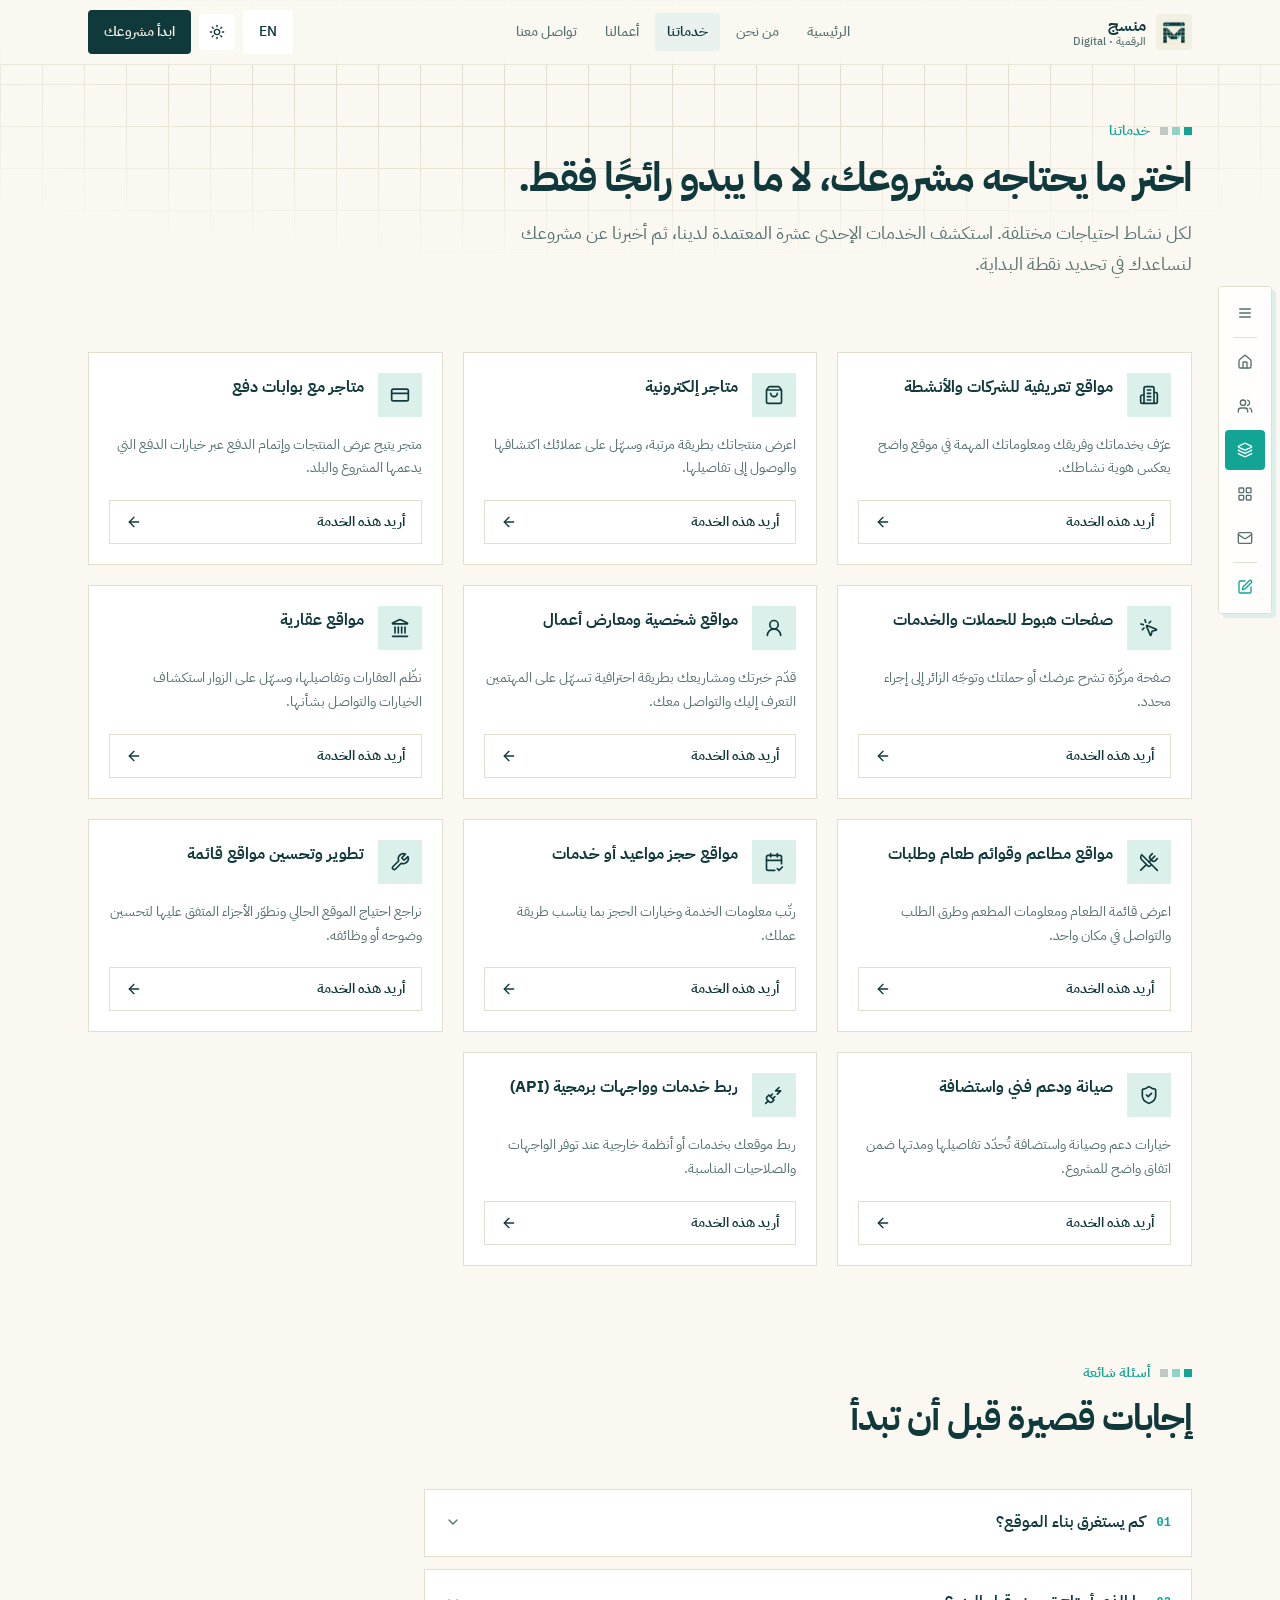
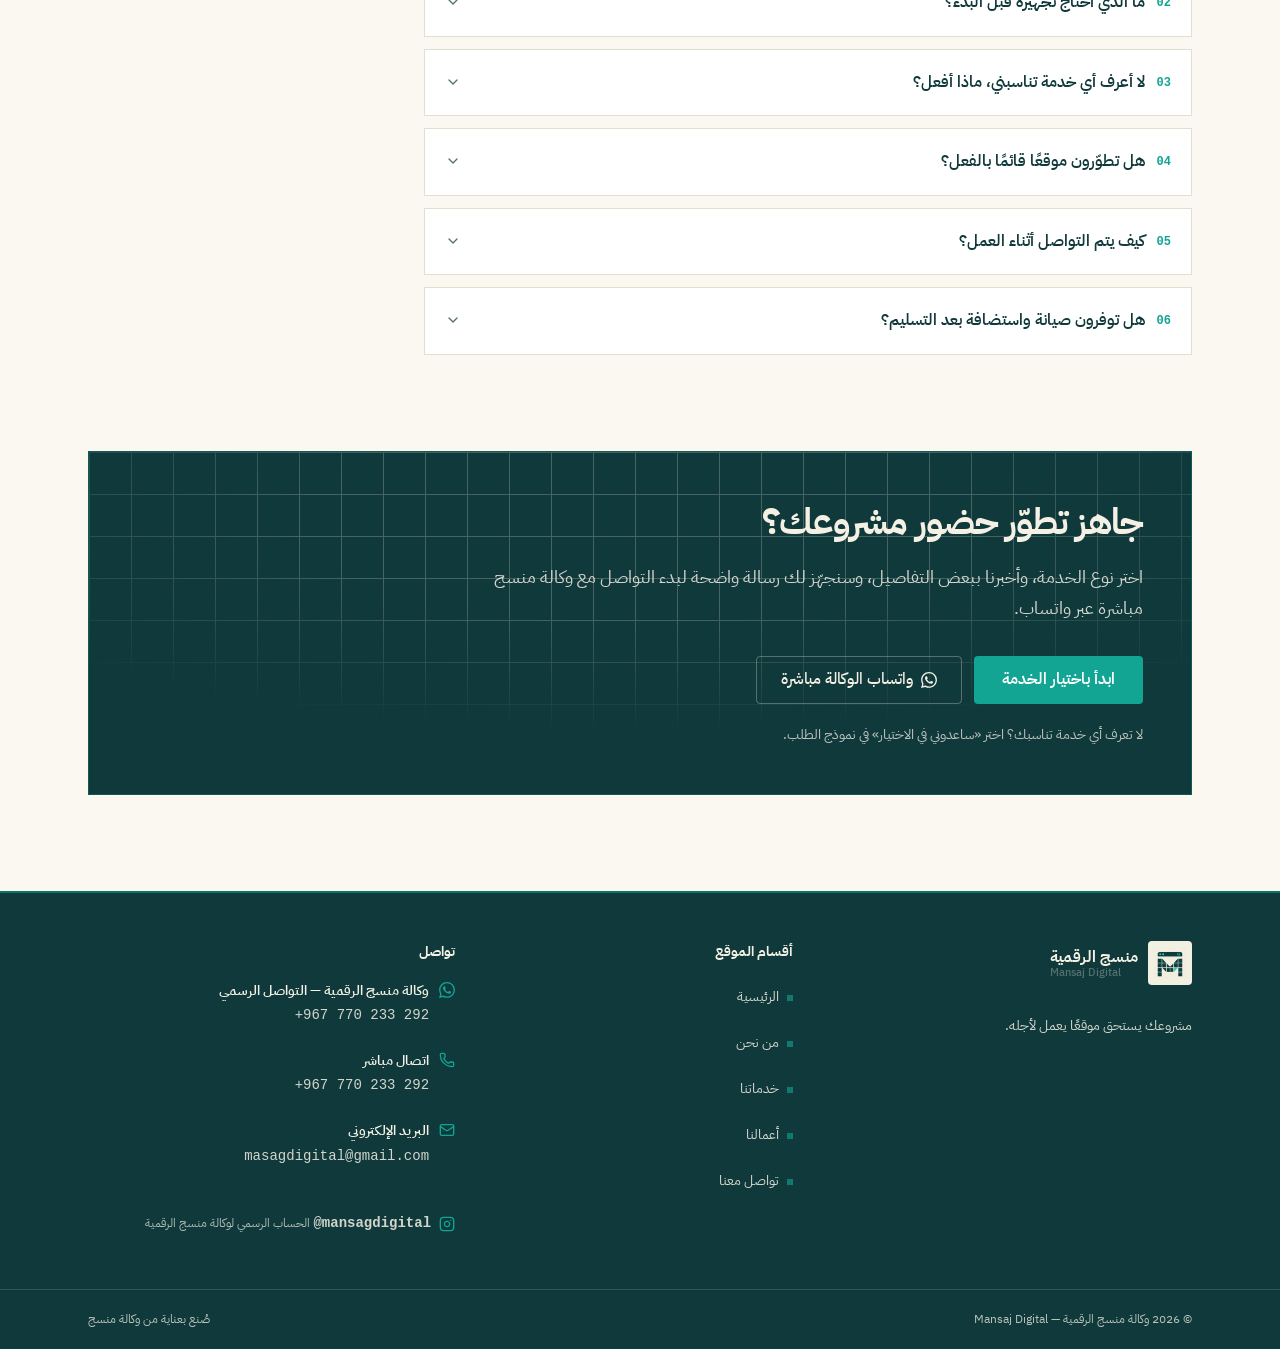
<file: upload/mansaj-extracted/services.html>
<!DOCTYPE html>
<html lang="ar" dir="rtl" data-title-ar="خدماتنا | وكالة منسج الرقمية" data-title-en="Services | Mansaj Digital Agency">
<head>
  <meta charset="UTF-8">
  <meta name="viewport" content="width=device-width, initial-scale=1">
  <title>خدماتنا | وكالة منسج الرقمية</title>
  <meta name="description" content="خدمات منسج الرقمية: مواقع تعريفية، متاجر إلكترونية، صفحات هبوط، مواقع عقارية ومطاعم وحجز، تطوير مواقع قائمة، صيانة واستضافة، وربط خدمات برمجية.">
  <meta name="theme-color" content="#faf8f1" media="(prefers-color-scheme: light)">
  <meta name="theme-color" content="#0b2426" media="(prefers-color-scheme: dark)">
  <meta property="og:type" content="website">
  <meta property="og:title" content="خدماتنا | وكالة منسج الرقمية">
  <meta property="og:description" content="11 خدمة تغطي احتياجات مشروعك: مواقع تعريفية، متاجر، صفحات هبوط، حجوزات، تطوير وصيانة.">
  <meta property="og:image" content="assets/images/og-image.jpg">
  <meta property="og:locale" content="ar_YE">
  <link rel="icon" type="image/png" href="assets/icons/favicon.png">
  <link rel="apple-touch-icon" href="assets/icons/apple-touch-icon.png">
  <link rel="preconnect" href="https://fonts.googleapis.com">
  <link rel="preconnect" href="https://fonts.gstatic.com" crossorigin>
  <link href="https://fonts.googleapis.com/css2?family=IBM+Plex+Sans+Arabic:wght@300;400;500;600;700&display=swap" rel="stylesheet">
  <link rel="stylesheet" href="css/style.css">
  <link rel="stylesheet" href="css/responsive.css">
  <script>
    (function () {
      var d = document.documentElement;
      d.classList.add("js");
      try {
        var t = localStorage.getItem("mansaj-theme");
        if (!t) t = window.matchMedia("(prefers-color-scheme: dark)").matches ? "dark" : "light";
        if (t === "dark") d.classList.add("dark");
      } catch (e) {}
      try {
        var l = localStorage.getItem("mansaj-lang") || "ar";
        d.lang = l;
        d.dir = l === "ar" ? "rtl" : "ltr";
      } catch (e) {}
    })();
  </script>
</head>
<body>
  <a class="skip-link" href="#main" data-ar="تخطَّ إلى المحتوى" data-en="Skip to content">تخطَّ إلى المحتوى</a>

  <!-- ============ Header ============ -->
  <header class="site-header">
    <div class="container bar">
      <a href="index.html" class="brand-lockup" aria-label="منسج الرقمية — الرئيسية" data-ar-aria="منسج الرقمية — الرئيسية" data-en-aria="Mansaj Digital — Home">
        <span class="logo-plate"><img src="assets/logos/mansaj-logo-mark.png" alt="شعار منسج الرقمية" width="36" height="36"></span>
        <span class="brand-word">
          <span class="brand-name" data-ar="منسج" data-en="Mansaj">منسج</span>
          <span class="brand-sub" data-ar="الرقمية · Digital" data-en="Digital · الرقمية">الرقمية · Digital</span>
        </span>
      </a>
      <nav class="header-nav" aria-label="التنقل الرئيسي" data-ar-aria="التنقل الرئيسي" data-en-aria="Main navigation">
        <ul>
          <li><a href="index.html" data-ar="الرئيسية" data-en="Home">الرئيسية</a></li>
          <li><a href="about.html" data-ar="من نحن" data-en="About">من نحن</a></li>
          <li><a href="services.html" aria-current="page" data-ar="خدماتنا" data-en="Services">خدماتنا</a></li>
          <li><a href="projects.html" data-ar="أعمالنا" data-en="Work">أعمالنا</a></li>
          <li><a href="contact.html" data-ar="تواصل معنا" data-en="Contact">تواصل معنا</a></li>
        </ul>
      </nav>
      <div class="header-actions">
        <button class="btn btn-outline lang-toggle" type="button" aria-label="Switch to English" data-ar-aria="Switch to English" data-en-aria="التبديل إلى العربية">EN</button>
        <button class="btn btn-outline btn-icon theme-toggle" type="button" aria-label="تبديل المظهر بين الداكن والفاتح" data-ar-aria="تبديل المظهر بين الداكن والفاتح" data-en-aria="Toggle dark and light mode">
          <svg class="icon sun-i" aria-hidden="true"><use href="assets/icons/sprite.svg#i-sun"></use></svg>
          <svg class="icon moon-i" aria-hidden="true"><use href="assets/icons/sprite.svg#i-moon"></use></svg>
        </button>
        <a href="contact.html" class="btn btn-primary header-cta" data-ar="ابدأ مشروعك" data-en="Start your project">ابدأ مشروعك</a>
      </div>
    </div>
  </header>

  <!-- ============ Floating nav dock ============ -->
  <nav class="dock" aria-label="القائمة العائمة" data-ar-aria="القائمة العائمة" data-en-aria="Floating menu">
    <div class="dock-panel">
      <button type="button" class="dock-btn sheet-open-btn" aria-label="فتح القائمة الكاملة" data-ar-aria="فتح القائمة الكاملة" data-en-aria="Open the full menu" aria-expanded="false" aria-controls="site-sheet">
        <svg class="icon" aria-hidden="true"><use href="assets/icons/sprite.svg#i-menu"></use></svg>
        <span class="dock-tip" aria-hidden="true" data-ar="القائمة الكاملة" data-en="Full menu">القائمة الكاملة</span>
      </button>
      <span class="dock-sep" aria-hidden="true"></span>
      <a href="index.html" class="dock-btn" aria-label="الرئيسية" data-ar-aria="الرئيسية" data-en-aria="Home">
        <svg class="icon" aria-hidden="true"><use href="assets/icons/sprite.svg#i-house"></use></svg>
        <span class="dock-tip" aria-hidden="true" data-ar="الرئيسية" data-en="Home">الرئيسية</span>
      </a>
      <a href="about.html" class="dock-btn" aria-label="من نحن" data-ar-aria="من نحن" data-en-aria="About">
        <svg class="icon" aria-hidden="true"><use href="assets/icons/sprite.svg#i-users"></use></svg>
        <span class="dock-tip" aria-hidden="true" data-ar="من نحن" data-en="About">من نحن</span>
      </a>
      <a href="services.html" class="dock-btn" aria-current="page" aria-label="خدماتنا" data-ar-aria="خدماتنا" data-en-aria="Services">
        <svg class="icon" aria-hidden="true"><use href="assets/icons/sprite.svg#i-layers"></use></svg>
        <span class="dock-tip" aria-hidden="true" data-ar="خدماتنا" data-en="Services">خدماتنا</span>
      </a>
      <a href="projects.html" class="dock-btn" aria-label="أعمالنا" data-ar-aria="أعمالنا" data-en-aria="Work">
        <svg class="icon" aria-hidden="true"><use href="assets/icons/sprite.svg#i-layout-grid"></use></svg>
        <span class="dock-tip" aria-hidden="true" data-ar="أعمالنا" data-en="Work">أعمالنا</span>
      </a>
      <a href="contact.html" class="dock-btn" aria-label="تواصل معنا" data-ar-aria="تواصل معنا" data-en-aria="Contact">
        <svg class="icon" aria-hidden="true"><use href="assets/icons/sprite.svg#i-mail"></use></svg>
        <span class="dock-tip" aria-hidden="true" data-ar="تواصل معنا" data-en="Contact">تواصل معنا</span>
      </a>
      <span class="dock-sep" aria-hidden="true"></span>
      <a href="contact.html" class="dock-btn cta" aria-label="ابدأ مشروعك الآن" data-ar-aria="ابدأ مشروعك الآن" data-en-aria="Start your project now">
        <svg class="icon" aria-hidden="true"><use href="assets/icons/sprite.svg#i-square-pen"></use></svg>
        <span class="dock-tip" aria-hidden="true" data-ar="ابدأ مشروعك" data-en="Start your project">ابدأ مشروعك</span>
      </a>
    </div>
  </nav>

  <!-- ============ Mobile sheet ============ -->
  <div class="sheet-overlay" aria-hidden="true"></div>
  <aside class="sheet" id="site-sheet" role="dialog" aria-modal="true" aria-hidden="true" aria-label="قائمة التنقل" data-ar-aria="قائمة التنقل" data-en-aria="Navigation menu">
    <div class="sheet-head">
      <span class="brand-lockup">
        <span class="logo-plate"><img src="assets/logos/mansaj-logo-mark.png" alt="" width="36" height="36"></span>
        <span class="brand-word">
          <span class="brand-name" data-ar="منسج" data-en="Mansaj">منسج</span>
          <span class="brand-sub" data-ar="الرقمية · Digital" data-en="Digital · الرقمية">الرقمية · Digital</span>
        </span>
      </span>
      <button class="btn btn-outline btn-icon sheet-close" type="button" aria-label="إغلاق القائمة" data-ar-aria="إغلاق القائمة" data-en-aria="Close menu">
        <svg class="icon" aria-hidden="true"><use href="assets/icons/sprite.svg#i-x"></use></svg>
      </button>
    </div>
    <nav class="sheet-nav" aria-label="قائمة التنقل الكاملة" data-ar-aria="قائمة التنقل الكاملة" data-en-aria="Full navigation">
      <ul>
        <li><a href="index.html"><svg class="icon" style="color:var(--brand)" aria-hidden="true"><use href="assets/icons/sprite.svg#i-house"></use></svg><span data-ar="الرئيسية" data-en="Home">الرئيسية</span><span class="num ltr">01</span></a></li>
        <li><a href="about.html"><svg class="icon" style="color:var(--brand)" aria-hidden="true"><use href="assets/icons/sprite.svg#i-users"></use></svg><span data-ar="من نحن" data-en="About">من نحن</span><span class="num ltr">02</span></a></li>
        <li><a href="services.html" aria-current="page"><svg class="icon" style="color:var(--brand)" aria-hidden="true"><use href="assets/icons/sprite.svg#i-layers"></use></svg><span data-ar="خدماتنا" data-en="Services">خدماتنا</span><span class="num ltr">03</span></a></li>
        <li><a href="projects.html"><svg class="icon" style="color:var(--brand)" aria-hidden="true"><use href="assets/icons/sprite.svg#i-layout-grid"></use></svg><span data-ar="أعمالنا" data-en="Work">أعمالنا</span><span class="num ltr">04</span></a></li>
        <li><a href="contact.html"><svg class="icon" style="color:var(--brand)" aria-hidden="true"><use href="assets/icons/sprite.svg#i-mail"></use></svg><span data-ar="تواصل معنا" data-en="Contact">تواصل معنا</span><span class="num ltr">05</span></a></li>
      </ul>
    </nav>
    <div class="sheet-foot">
      <a href="contact.html" class="btn btn-primary btn-block" data-ar="أريد موقعًا لمشروعي" data-en="I want a website">أريد موقعًا لمشروعي</a>
      <a class="wa-line" href="https://wa.me/967770233292" target="_blank" rel="noopener noreferrer">
        <svg class="icon icon-fill" style="color:var(--brand)" aria-hidden="true"><use href="assets/icons/sprite.svg#i-whatsapp"></use></svg>
        <span data-ar="تواصل مباشر عبر واتساب" data-en="Chat on WhatsApp">تواصل مباشر عبر واتساب</span>
      </a>
      <a class="wa-line" href="mailto:masagdigital@gmail.com">
        <svg class="icon" style="color:var(--brand)" aria-hidden="true"><use href="assets/icons/sprite.svg#i-mail"></use></svg>
        <span data-ar="راسلنا عبر البريد" data-en="Email us">راسلنا عبر البريد</span>
      </a>
      <p class="brand-mini">
        <img src="assets/logos/mansaj-logo-mark-96.png" alt="" width="16" height="16">
        <span data-ar="وكالة منسج الرقمية" data-en="Mansaj Digital Agency">وكالة منسج الرقمية</span>
      </p>
    </div>
  </aside>

  <main id="main">
    <!-- ============ Page hero ============ -->
    <section class="page-hero">
      <div class="bg-blueprint" aria-hidden="true"></div>
      <div class="container inner">
        <p class="eyebrow"><span class="squares-strip" aria-hidden="true"><i></i></span><span data-ar="خدماتنا" data-en="Our services">خدماتنا</span></p>
        <h1 data-ar="اختر ما يحتاجه مشروعك، لا ما يبدو رائجًا فقط." data-en="Choose what your project needs, not just what looks trendy.">اختر ما يحتاجه مشروعك، لا ما يبدو رائجًا فقط.</h1>
        <p class="desc" data-ar="لكل نشاط احتياجات مختلفة. استكشف الخدمات الإحدى عشرة المعتمدة لدينا، ثم أخبرنا عن مشروعك لنساعدك في تحديد نقطة البداية." data-en="Every business has different needs. Explore our eleven approved services, then tell us about your project so we can help you find the right starting point.">لكل نشاط احتياجات مختلفة. استكشف الخدمات الإحدى عشرة المعتمدة لدينا، ثم أخبرنا عن مشروعك لنساعدك في تحديد نقطة البداية.</p>
      </div>
    </section>

    <!-- ============ Services ============ -->
    <section class="section" aria-label="الخدمات" data-ar-aria="الخدمات" data-en-aria="Services" style="padding-top:2rem">
      <div class="container">
        <div class="cards-grid services-grid">
          <article class="service-card reveal">
            <div class="head">
              <span class="s-icon"><svg class="icon" aria-hidden="true"><use href="assets/icons/sprite.svg#i-building-2"></use></svg></span>
              <h3 data-ar="مواقع تعريفية للشركات والأنشطة" data-en="Corporate & business websites">مواقع تعريفية للشركات والأنشطة</h3>
            </div>
            <p class="s-desc" data-ar="عرّف بخدماتك وفريقك ومعلوماتك المهمة في موقع واضح يعكس هوية نشاطك." data-en="Introduce your services, team, and key information in a clear website that reflects your identity.">عرّف بخدماتك وفريقك ومعلوماتك المهمة في موقع واضح يعكس هوية نشاطك.</p>
            <div class="s-action"><a href="contact.html?service=corporate" class="btn"><span data-ar="أريد هذه الخدمة" data-en="I want this service">أريد هذه الخدمة</span><svg class="icon arrow-flip" aria-hidden="true"><use href="assets/icons/sprite.svg#i-arrow-left"></use></svg></a></div>
          </article>
          <article class="service-card reveal" style="--reveal-delay:.05s">
            <div class="head">
              <span class="s-icon"><svg class="icon" aria-hidden="true"><use href="assets/icons/sprite.svg#i-shopping-bag"></use></svg></span>
              <h3 data-ar="متاجر إلكترونية" data-en="Online stores">متاجر إلكترونية</h3>
            </div>
            <p class="s-desc" data-ar="اعرض منتجاتك بطريقة مرتبة، وسهّل على عملائك اكتشافها والوصول إلى تفاصيلها." data-en="Present your products in an organized way and make them easy to discover.">اعرض منتجاتك بطريقة مرتبة، وسهّل على عملائك اكتشافها والوصول إلى تفاصيلها.</p>
            <div class="s-action"><a href="contact.html?service=store" class="btn"><span data-ar="أريد هذه الخدمة" data-en="I want this service">أريد هذه الخدمة</span><svg class="icon arrow-flip" aria-hidden="true"><use href="assets/icons/sprite.svg#i-arrow-left"></use></svg></a></div>
          </article>
          <article class="service-card reveal" style="--reveal-delay:.1s">
            <div class="head">
              <span class="s-icon"><svg class="icon" aria-hidden="true"><use href="assets/icons/sprite.svg#i-credit-card"></use></svg></span>
              <h3 data-ar="متاجر مع بوابات دفع" data-en="Stores with payment gateways">متاجر مع بوابات دفع</h3>
            </div>
            <p class="s-desc" data-ar="متجر يتيح عرض المنتجات وإتمام الدفع عبر خيارات الدفع التي يدعمها المشروع والبلد." data-en="A store that supports product display and checkout via the payment options available in your country.">متجر يتيح عرض المنتجات وإتمام الدفع عبر خيارات الدفع التي يدعمها المشروع والبلد.</p>
            <div class="s-action"><a href="contact.html?service=store-payment" class="btn"><span data-ar="أريد هذه الخدمة" data-en="I want this service">أريد هذه الخدمة</span><svg class="icon arrow-flip" aria-hidden="true"><use href="assets/icons/sprite.svg#i-arrow-left"></use></svg></a></div>
          </article>
          <article class="service-card reveal" style="--reveal-delay:.15s">
            <div class="head">
              <span class="s-icon"><svg class="icon" aria-hidden="true"><use href="assets/icons/sprite.svg#i-mouse-pointer-click"></use></svg></span>
              <h3 data-ar="صفحات هبوط للحملات والخدمات" data-en="Landing pages">صفحات هبوط للحملات والخدمات</h3>
            </div>
            <p class="s-desc" data-ar="صفحة مركّزة تشرح عرضك أو حملتك وتوجّه الزائر إلى إجراء محدد." data-en="A focused page that explains your offer or campaign and drives one clear action.">صفحة مركّزة تشرح عرضك أو حملتك وتوجّه الزائر إلى إجراء محدد.</p>
            <div class="s-action"><a href="contact.html?service=landing" class="btn"><span data-ar="أريد هذه الخدمة" data-en="I want this service">أريد هذه الخدمة</span><svg class="icon arrow-flip" aria-hidden="true"><use href="assets/icons/sprite.svg#i-arrow-left"></use></svg></a></div>
          </article>
          <article class="service-card reveal" style="--reveal-delay:.2s">
            <div class="head">
              <span class="s-icon"><svg class="icon" aria-hidden="true"><use href="assets/icons/sprite.svg#i-user-round"></use></svg></span>
              <h3 data-ar="مواقع شخصية ومعارض أعمال" data-en="Personal sites & portfolios">مواقع شخصية ومعارض أعمال</h3>
            </div>
            <p class="s-desc" data-ar="قدّم خبرتك ومشاريعك بطريقة احترافية تسهّل على المهتمين التعرف إليك والتواصل معك." data-en="Present your expertise and projects professionally so the right people reach out.">قدّم خبرتك ومشاريعك بطريقة احترافية تسهّل على المهتمين التعرف إليك والتواصل معك.</p>
            <div class="s-action"><a href="contact.html?service=personal" class="btn"><span data-ar="أريد هذه الخدمة" data-en="I want this service">أريد هذه الخدمة</span><svg class="icon arrow-flip" aria-hidden="true"><use href="assets/icons/sprite.svg#i-arrow-left"></use></svg></a></div>
          </article>
          <article class="service-card reveal" style="--reveal-delay:.25s">
            <div class="head">
              <span class="s-icon"><svg class="icon" aria-hidden="true"><use href="assets/icons/sprite.svg#i-landmark"></use></svg></span>
              <h3 data-ar="مواقع عقارية" data-en="Real estate websites">مواقع عقارية</h3>
            </div>
            <p class="s-desc" data-ar="نظّم العقارات وتفاصيلها، وسهّل على الزوار استكشاف الخيارات والتواصل بشأنها." data-en="Organize listings and details so visitors can explore options and get in touch.">نظّم العقارات وتفاصيلها، وسهّل على الزوار استكشاف الخيارات والتواصل بشأنها.</p>
            <div class="s-action"><a href="contact.html?service=realty" class="btn"><span data-ar="أريد هذه الخدمة" data-en="I want this service">أريد هذه الخدمة</span><svg class="icon arrow-flip" aria-hidden="true"><use href="assets/icons/sprite.svg#i-arrow-left"></use></svg></a></div>
          </article>
          <article class="service-card reveal" style="--reveal-delay:.3s">
            <div class="head">
              <span class="s-icon"><svg class="icon" aria-hidden="true"><use href="assets/icons/sprite.svg#i-utensils-crossed"></use></svg></span>
              <h3 data-ar="مواقع مطاعم وقوائم طعام وطلبات" data-en="Restaurant sites & menus">مواقع مطاعم وقوائم طعام وطلبات</h3>
            </div>
            <p class="s-desc" data-ar="اعرض قائمة الطعام ومعلومات المطعم وطرق الطلب والتواصل في مكان واحد." data-en="Your menu, restaurant info, and ordering channels in one clear place.">اعرض قائمة الطعام ومعلومات المطعم وطرق الطلب والتواصل في مكان واحد.</p>
            <div class="s-action"><a href="contact.html?service=restaurant" class="btn"><span data-ar="أريد هذه الخدمة" data-en="I want this service">أريد هذه الخدمة</span><svg class="icon arrow-flip" aria-hidden="true"><use href="assets/icons/sprite.svg#i-arrow-left"></use></svg></a></div>
          </article>
          <article class="service-card reveal" style="--reveal-delay:.35s">
            <div class="head">
              <span class="s-icon"><svg class="icon" aria-hidden="true"><use href="assets/icons/sprite.svg#i-calendar-check-2"></use></svg></span>
              <h3 data-ar="مواقع حجز مواعيد أو خدمات" data-en="Booking websites">مواقع حجز مواعيد أو خدمات</h3>
            </div>
            <p class="s-desc" data-ar="رتّب معلومات الخدمة وخيارات الحجز بما يناسب طريقة عملك." data-en="Organize service information and booking options around the way you work.">رتّب معلومات الخدمة وخيارات الحجز بما يناسب طريقة عملك.</p>
            <div class="s-action"><a href="contact.html?service=booking" class="btn"><span data-ar="أريد هذه الخدمة" data-en="I want this service">أريد هذه الخدمة</span><svg class="icon arrow-flip" aria-hidden="true"><use href="assets/icons/sprite.svg#i-arrow-left"></use></svg></a></div>
          </article>
          <article class="service-card reveal" style="--reveal-delay:.4s">
            <div class="head">
              <span class="s-icon"><svg class="icon" aria-hidden="true"><use href="assets/icons/sprite.svg#i-wrench"></use></svg></span>
              <h3 data-ar="تطوير وتحسين مواقع قائمة" data-en="Improving existing websites">تطوير وتحسين مواقع قائمة</h3>
            </div>
            <p class="s-desc" data-ar="نراجع احتياج الموقع الحالي ونطوّر الأجزاء المتفق عليها لتحسين وضوحه أو وظائفه." data-en="We review your current site and improve the agreed parts for clarity or functionality.">نراجع احتياج الموقع الحالي ونطوّر الأجزاء المتفق عليها لتحسين وضوحه أو وظائفه.</p>
            <div class="s-action"><a href="contact.html?service=improve" class="btn"><span data-ar="أريد هذه الخدمة" data-en="I want this service">أريد هذه الخدمة</span><svg class="icon arrow-flip" aria-hidden="true"><use href="assets/icons/sprite.svg#i-arrow-left"></use></svg></a></div>
          </article>
          <article class="service-card reveal" style="--reveal-delay:.45s">
            <div class="head">
              <span class="s-icon"><svg class="icon" aria-hidden="true"><use href="assets/icons/sprite.svg#i-shield-check"></use></svg></span>
              <h3 data-ar="صيانة ودعم فني واستضافة" data-en="Maintenance, support & hosting">صيانة ودعم فني واستضافة</h3>
            </div>
            <p class="s-desc" data-ar="خيارات دعم وصيانة واستضافة تُحدّد تفاصيلها ومدتها ضمن اتفاق واضح للمشروع." data-en="Support, maintenance, and hosting options defined in a clear project agreement.">خيارات دعم وصيانة واستضافة تُحدّد تفاصيلها ومدتها ضمن اتفاق واضح للمشروع.</p>
            <div class="s-action"><a href="contact.html?service=support" class="btn"><span data-ar="أريد هذه الخدمة" data-en="I want this service">أريد هذه الخدمة</span><svg class="icon arrow-flip" aria-hidden="true"><use href="assets/icons/sprite.svg#i-arrow-left"></use></svg></a></div>
          </article>
          <article class="service-card reveal" style="--reveal-delay:.5s">
            <div class="head">
              <span class="s-icon"><svg class="icon" aria-hidden="true"><use href="assets/icons/sprite.svg#i-plug-zap"></use></svg></span>
              <h3 data-ar="ربط خدمات وواجهات برمجية (API)" data-en="API & service integrations">ربط خدمات وواجهات برمجية (API)</h3>
            </div>
            <p class="s-desc" data-ar="ربط موقعك بخدمات أو أنظمة خارجية عند توفر الواجهات والصلاحيات المناسبة." data-en="Connect your site to external services when the APIs and permissions are available.">ربط موقعك بخدمات أو أنظمة خارجية عند توفر الواجهات والصلاحيات المناسبة.</p>
            <div class="s-action"><a href="contact.html?service=api" class="btn"><span data-ar="أريد هذه الخدمة" data-en="I want this service">أريد هذه الخدمة</span><svg class="icon arrow-flip" aria-hidden="true"><use href="assets/icons/sprite.svg#i-arrow-left"></use></svg></a></div>
          </article>
        </div>
      </div>
    </section>

    <!-- ============ FAQ ============ -->
    <section class="section" aria-label="أسئلة شائعة" data-ar-aria="أسئلة شائعة" data-en-aria="Frequently asked questions" style="padding-top:0">
      <div class="container">
        <div class="section-heading reveal">
          <p class="eyebrow"><span class="squares-strip" aria-hidden="true"><i></i></span><span data-ar="أسئلة شائعة" data-en="FAQ">أسئلة شائعة</span></p>
          <h2 data-ar="إجابات قصيرة قبل أن تبدأ" data-en="Short answers before you start">إجابات قصيرة قبل أن تبدأ</h2>
        </div>
        <div class="faq-list reveal" style="--reveal-delay:.1s">
          <div class="faq-item">
            <button class="faq-q" type="button" aria-expanded="false">
              <span class="q-num ltr" aria-hidden="true">01</span>
              <span class="q-text" data-ar="كم يستغرق بناء الموقع؟" data-en="How long does building a website take?">كم يستغرق بناء الموقع؟</span>
              <svg class="icon chev" aria-hidden="true"><use href="assets/icons/sprite.svg#i-chevron-down"></use></svg>
            </button>
            <div class="faq-a">
              <p class="a-inner" data-ar="يختلف حسب نوع الموقع وحجم المحتوى، ونحدد الإطار الزمني معك في البداية ضمن نطاق متفق عليه." data-en="It depends on the type of website and the amount of content. We agree on the timeline with you at the start, within an agreed scope.">يختلف حسب نوع الموقع وحجم المحتوى، ونحدد الإطار الزمني معك في البداية ضمن نطاق متفق عليه.</p>
            </div>
          </div>
          <div class="faq-item">
            <button class="faq-q" type="button" aria-expanded="false">
              <span class="q-num ltr" aria-hidden="true">02</span>
              <span class="q-text" data-ar="ما الذي أحتاج تجهيزه قبل البدء؟" data-en="What do I need to prepare before starting?">ما الذي أحتاج تجهيزه قبل البدء؟</span>
              <svg class="icon chev" aria-hidden="true"><use href="assets/icons/sprite.svg#i-chevron-down"></use></svg>
            </button>
            <div class="faq-a">
              <p class="a-inner" data-ar="شعار النشاط إن وجد، المحتوى الأساسي (الخدمات أو المنتجات)، الصور، ومعلومات التواصل — وننسق معك الباقي خطوة بخطوة." data-en="Your logo (if you have one), the core content (your services or products), images, and contact details — we coordinate the rest with you step by step.">شعار النشاط إن وجد، المحتوى الأساسي (الخدمات أو المنتجات)، الصور، ومعلومات التواصل — وننسق معك الباقي خطوة بخطوة.</p>
            </div>
          </div>
          <div class="faq-item">
            <button class="faq-q" type="button" aria-expanded="false">
              <span class="q-num ltr" aria-hidden="true">03</span>
              <span class="q-text" data-ar="لا أعرف أي خدمة تناسبني، ماذا أفعل؟" data-en="I don't know which service suits me — what should I do?">لا أعرف أي خدمة تناسبني، ماذا أفعل؟</span>
              <svg class="icon chev" aria-hidden="true"><use href="assets/icons/sprite.svg#i-chevron-down"></use></svg>
            </button>
            <div class="faq-a">
              <p class="a-inner" data-ar="اختر «ساعدوني في الاختيار» في نموذج الطلب وسنقترح الأنسب دون أي التزام." data-en="Choose “Help me choose” in the request form and we'll suggest the best fit, with no commitment.">اختر «ساعدوني في الاختيار» في نموذج الطلب وسنقترح الأنسب دون أي التزام.</p>
            </div>
          </div>
          <div class="faq-item">
            <button class="faq-q" type="button" aria-expanded="false">
              <span class="q-num ltr" aria-hidden="true">04</span>
              <span class="q-text" data-ar="هل تطوّرون موقعًا قائمًا بالفعل؟" data-en="Do you improve an existing website?">هل تطوّرون موقعًا قائمًا بالفعل؟</span>
              <svg class="icon chev" aria-hidden="true"><use href="assets/icons/sprite.svg#i-chevron-down"></use></svg>
            </button>
            <div class="faq-a">
              <p class="a-inner" data-ar="نعم، نراجع احتياج الموقع الحالي ونطوّر الأجزاء المتفق عليها لتحسين وضوحه أو وظائفه." data-en="Yes. We review the current website's needs and develop the agreed parts to improve its clarity or functionality.">نعم، نراجع احتياج الموقع الحالي ونطوّر الأجزاء المتفق عليها لتحسين وضوحه أو وظائفه.</p>
            </div>
          </div>
          <div class="faq-item">
            <button class="faq-q" type="button" aria-expanded="false">
              <span class="q-num ltr" aria-hidden="true">05</span>
              <span class="q-text" data-ar="كيف يتم التواصل أثناء العمل؟" data-en="How do we communicate during the work?">كيف يتم التواصل أثناء العمل؟</span>
              <svg class="icon chev" aria-hidden="true"><use href="assets/icons/sprite.svg#i-chevron-down"></use></svg>
            </button>
            <div class="faq-a">
              <p class="a-inner" data-ar="عبر واتساب مع وكالة منسج مباشرة على الرقم الرسمي، بخطوات متفق عليها من البداية حتى التسليم." data-en="Via WhatsApp with the Mansaj agency directly on the official number, following agreed steps from the start until delivery.">عبر واتساب مع وكالة منسج مباشرة على الرقم الرسمي، بخطوات متفق عليها من البداية حتى التسليم.</p>
            </div>
          </div>
          <div class="faq-item">
            <button class="faq-q" type="button" aria-expanded="false">
              <span class="q-num ltr" aria-hidden="true">06</span>
              <span class="q-text" data-ar="هل توفرون صيانة واستضافة بعد التسليم؟" data-en="Do you provide maintenance and hosting after delivery?">هل توفرون صيانة واستضافة بعد التسليم؟</span>
              <svg class="icon chev" aria-hidden="true"><use href="assets/icons/sprite.svg#i-chevron-down"></use></svg>
            </button>
            <div class="faq-a">
              <p class="a-inner" data-ar="نوفّر خيارات دعم وصيانة واستضافة تُحدّد تفاصيلها ومدتها ضمن اتفاق واضح للمشروع." data-en="Yes — support, maintenance, and hosting options whose details and duration are defined in a clear project agreement.">نوفّر خيارات دعم وصيانة واستضافة تُحدّد تفاصيلها ومدتها ضمن اتفاق واضح للمشروع.</p>
            </div>
          </div>
        </div>
      </div>
    </section>

    <!-- ============ Contact CTA ============ -->
    <section class="section" aria-label="تواصل مع منسج" data-ar-aria="تواصل مع منسج" data-en-aria="Contact Mansaj" style="padding-top:0">
      <div class="container">
        <div class="cta-panel reveal">
          <div class="bg-blueprint" aria-hidden="true"></div>
          <h2 data-ar="جاهز تطوّر حضور مشروعك؟" data-en="Ready to develop your project's presence?">جاهز تطوّر حضور مشروعك؟</h2>
          <p class="panel-desc" data-ar="اختر نوع الخدمة، وأخبرنا ببعض التفاصيل، وسنجهّز لك رسالة واضحة لبدء التواصل مع وكالة منسج مباشرة عبر واتساب." data-en="Pick your service type, tell us a few details, and we'll prepare a clear message to start the conversation with the Mansaj agency directly on WhatsApp.">اختر نوع الخدمة، وأخبرنا ببعض التفاصيل، وسنجهّز لك رسالة واضحة لبدء التواصل مع وكالة منسج مباشرة عبر واتساب.</p>
          <div class="panel-actions">
            <a href="contact.html" class="btn btn-brand btn-lg" style="border-radius:.25rem;padding-inline:1.75rem">
              <span data-ar="ابدأ باختيار الخدمة" data-en="Start by choosing a service">ابدأ باختيار الخدمة</span>
            </a>
            <a href="https://wa.me/967770233292" target="_blank" rel="noopener noreferrer" class="btn btn-lg" style="border-radius:.25rem;border:1px solid color-mix(in srgb, var(--deep-foreground) 30%, transparent);color:var(--deep-foreground)">
              <svg class="icon icon-fill" aria-hidden="true"><use href="assets/icons/sprite.svg#i-whatsapp"></use></svg>
              <span data-ar="واتساب الوكالة مباشرة" data-en="WhatsApp the agency directly">واتساب الوكالة مباشرة</span>
            </a>
          </div>
          <p class="panel-note" data-ar="لا تعرف أي خدمة تناسبك؟ اختر «ساعدوني في الاختيار» في نموذج الطلب." data-en="Not sure which service fits? Choose “Help me choose” in the request form.">لا تعرف أي خدمة تناسبك؟ اختر «ساعدوني في الاختيار» في نموذج الطلب.</p>
        </div>
      </div>
    </section>
  </main>

  <!-- ============ Footer ============ -->
  <footer class="site-footer">
    <div class="container footer-grid">
      <div class="footer-brand">
        <span class="brand-lockup">
          <span class="logo-plate lg"><img src="assets/logos/mansaj-logo-mark.png" alt="شعار منسج الرقمية" width="44" height="44"></span>
          <span class="brand-word">
            <span class="brand-name" data-ar="منسج الرقمية" data-en="Mansaj Digital">منسج الرقمية</span>
            <span class="brand-sub ltr" data-ar="Mansaj Digital" data-en="منسج الرقمية">Mansaj Digital</span>
          </span>
        </span>
        <p class="tagline" data-ar="مشروعك يستحق موقعًا يعمل لأجله." data-en="Your project deserves a website that works for it.">مشروعك يستحق موقعًا يعمل لأجله.</p>
      </div>

      <nav class="footer-col" aria-label="روابط الأقسام" data-ar-aria="روابط الأقسام" data-en-aria="Section links">
        <p class="col-title" data-ar="أقسام الموقع" data-en="Site sections">أقسام الموقع</p>
        <ul>
          <li><a href="index.html"><span class="dot" aria-hidden="true"></span><span data-ar="الرئيسية" data-en="Home">الرئيسية</span></a></li>
          <li><a href="about.html"><span class="dot" aria-hidden="true"></span><span data-ar="من نحن" data-en="About">من نحن</span></a></li>
          <li><a href="services.html"><span class="dot" aria-hidden="true"></span><span data-ar="خدماتنا" data-en="Services">خدماتنا</span></a></li>
          <li><a href="projects.html"><span class="dot" aria-hidden="true"></span><span data-ar="أعمالنا" data-en="Work">أعمالنا</span></a></li>
          <li><a href="contact.html"><span class="dot" aria-hidden="true"></span><span data-ar="تواصل معنا" data-en="Contact">تواصل معنا</span></a></li>
        </ul>
      </nav>

      <div class="footer-col">
        <p class="col-title" data-ar="تواصل" data-en="Contact">تواصل</p>
        <ul class="footer-contact">
          <li>
            <svg class="icon icon-fill" aria-hidden="true"><use href="assets/icons/sprite.svg#i-whatsapp"></use></svg>
            <div>
              <p class="fc-title" data-ar="وكالة منسج الرقمية — التواصل الرسمي" data-en="Mansaj Digital Agency — Official contact">وكالة منسج الرقمية — التواصل الرسمي</p>
              <a class="fc-phone ltr" href="https://wa.me/967770233292" target="_blank" rel="noopener noreferrer" aria-label="واتساب وكالة منسج الرقمية +967 770 233 292" data-ar-aria="واتساب وكالة منسج الرقمية +967 770 233 292" data-en-aria="WhatsApp Mansaj Digital Agency +967 770 233 292">+967 770 233 292</a>
            </div>
          </li>
          <li>
            <svg class="icon" aria-hidden="true"><use href="assets/icons/sprite.svg#i-phone"></use></svg>
            <div>
              <p class="fc-title" data-ar="اتصال مباشر" data-en="Direct call">اتصال مباشر</p>
              <a class="fc-phone ltr" href="tel:+967770233292" aria-label="اتصال وكالة منسج الرقمية +967 770 233 292" data-ar-aria="اتصال وكالة منسج الرقمية +967 770 233 292" data-en-aria="Call Mansaj Digital Agency +967 770 233 292">+967 770 233 292</a>
            </div>
          </li>
          <li>
            <svg class="icon" aria-hidden="true"><use href="assets/icons/sprite.svg#i-mail"></use></svg>
            <div>
              <p class="fc-title" data-ar="البريد الإلكتروني" data-en="Email">البريد الإلكتروني</p>
              <a class="fc-phone ltr" href="mailto:masagdigital@gmail.com" aria-label="البريد الإلكتروني لوكالة منسج الرقمية masagdigital@gmail.com" data-ar-aria="البريد الإلكتروني لوكالة منسج الرقمية masagdigital@gmail.com" data-en-aria="Email Mansaj Digital Agency masagdigital@gmail.com">masagdigital@gmail.com</a>
            </div>
          </li>
        </ul>
        <a class="footer-insta" href="https://www.instagram.com/mansagdigital/" target="_blank" rel="noopener noreferrer">
          <svg class="icon" aria-hidden="true"><use href="assets/icons/sprite.svg#i-instagram"></use></svg>
          <span>
            <span class="handle ltr">@mansagdigital</span>
            <span class="fi-sub" data-ar="الحساب الرسمي لوكالة منسج الرقمية" data-en="The official account of Mansaj Digital">الحساب الرسمي لوكالة منسج الرقمية</span>
          </span>
        </a>
      </div>
    </div>

    <div class="footer-bottom">
      <div class="container inner">
        <p><span data-ar="© " data-en="© ">© </span><span data-year>2025</span><span data-ar=" وكالة منسج الرقمية — Mansaj Digital" data-en=" Mansaj Digital Agency"> وكالة منسج الرقمية — Mansaj Digital</span></p>
        <p data-ar="صُنع بعناية من وكالة منسج" data-en="Crafted with care by Mansaj">صُنع بعناية من وكالة منسج</p>
      </div>
    </div>
  </footer>

  <script src="js/theme.js" defer></script>
  <script src="js/main.js" defer></script>
</body>
</html>
</file>
<file: static-site/css/style.css>
/* ================================================================== */
/* Mansaj Digital — official static stylesheet                         */
/* ------------------------------------------------------------------ */
/* 1:1 reproduction of the approved Mansaj design system:              */
/* warm paper background, deep-teal ink, turquoise brand accents,      */
/* squared brutalist cards with offset shadows, blueprint grid.        */
/* Light + dark themes via html.dark and CSS custom properties.        */
/* ================================================================== */

/* ------------------------------------------------------------------ */
/* Design tokens — exact values from the approved identity             */
/* ------------------------------------------------------------------ */

:root {
  --radius: 0.5rem;
  --radius-sm: 0.25rem;
  --radius-md: 0.375rem;

  /* Light — warm paper with deep teal ink (logo palette) */
  --background: #faf8f1;
  --foreground: #10393c;
  --card: #ffffff;
  --card-foreground: #10393c;
  --primary: #10393c;
  --primary-foreground: #f4f1e4;
  --secondary: #e9f1ee;
  --secondary-foreground: #10393c;
  --muted: #f1eee3;
  --muted-foreground: #557170;
  --accent: #dcf0eb;
  --accent-foreground: #0b4b47;
  --destructive: #b3413a;
  --border: #e3dfd0;
  --input: #d8d4c4;
  --ring: #17b3a6;

  /* Brand */
  --brand: #12a594;
  --brand-foreground: #ffffff;
  --brand-soft: #dcf0eb;
  --deep: #10393c;
  --deep-foreground: #f4f1e4;
  --cream: #f2efe3;
  --cream-foreground: #10393c;

  --header-h: 4rem;
  --shadow-brand: 4px 4px 0 0 var(--brand);
  --shadow-brand-soft: 6px 6px 0 0 var(--brand-soft);
  --ease-out: cubic-bezier(0.22, 1, 0.36, 1);
}

html.dark {
  /* Dark — deep teal night with turquoise light */
  --background: #0b2426;
  --foreground: #eaf2ef;
  --card: #103032;
  --card-foreground: #eaf2ef;
  --primary: #2bc8b9;
  --primary-foreground: #062426;
  --secondary: #12393c;
  --secondary-foreground: #eaf2ef;
  --muted: #113334;
  --muted-foreground: #9db8b3;
  --accent: #14403f;
  --accent-foreground: #dff7f1;
  --destructive: #e0655c;
  --border: rgba(255, 255, 255, 0.09);
  --input: rgba(255, 255, 255, 0.14);
  --ring: #2bc8b9;

  /* Brand */
  --brand: #2bc8b9;
  --brand-foreground: #062426;
  --brand-soft: #123c3b;
  --deep: #071c1e;
  --deep-foreground: #eaf2ef;
  --cream: #f2efe3;
  --cream-foreground: #10393c;
}

/* ------------------------------------------------------------------ */
/* Base                                                                */
/* ------------------------------------------------------------------ */

*,
*::before,
*::after {
  box-sizing: border-box;
  border: 0 solid var(--border);
  margin: 0;
  padding: 0;
}

html {
  scroll-behavior: smooth;
  scroll-padding-top: calc(var(--header-h) + 1rem);
  -webkit-text-size-adjust: 100%;
}

body {
  background: var(--background);
  color: var(--foreground);
  font-family: "Space Grotesk", "Alexandria", ui-sans-serif, system-ui,
    -apple-system, "Segoe UI", sans-serif;
  font-size: 1rem;
  line-height: 1.6;
  text-rendering: optimizeLegibility;
  min-height: 100dvh;
  display: flex;
  flex-direction: column;
}

main {
  flex: 1;
}

img,
svg,
video {
  display: block;
  max-width: 100%;
}

a {
  color: inherit;
  text-decoration: none;
}

button {
  font: inherit;
  color: inherit;
  background: none;
  border: none;
  cursor: pointer;
}

input,
textarea,
select {
  font: inherit;
  color: inherit;
}

ul,
ol {
  list-style: none;
}

::selection {
  background: var(--brand);
  color: var(--brand-foreground);
}

/* Slim squared scrollbar */
::-webkit-scrollbar {
  width: 8px;
  height: 8px;
}
::-webkit-scrollbar-track {
  background: transparent;
}
::-webkit-scrollbar-thumb {
  background: color-mix(in oklab, var(--muted-foreground) 35%, transparent);
  border-radius: 2px;
}
::-webkit-scrollbar-thumb:hover {
  background: color-mix(in oklab, var(--muted-foreground) 55%, transparent);
}

:focus-visible {
  outline: 2px solid var(--ring);
  outline-offset: 2px;
}

/* ------------------------------------------------------------------ */
/* Utilities                                                           */
/* ------------------------------------------------------------------ */

.container {
  width: 100%;
  max-width: 72rem;
  margin-inline: auto;
  /* Inline-start padding keeps content clear of the floating nav dock */
  padding-inline-start: 64px;
  padding-inline-end: 16px;
}

.sr-only {
  position: absolute;
  width: 1px;
  height: 1px;
  padding: 0;
  margin: -1px;
  overflow: hidden;
  clip: rect(0, 0, 0, 0);
  white-space: nowrap;
  border-width: 0;
}

.mono {
  font-family: ui-monospace, "SFMono-Regular", "Menlo", "Consolas", monospace;
}

.ltr {
  direction: ltr;
  unicode-bidi: isolate;
}

/* Icons — stroke glyphs inherit color; fill glyphs opt in via .icon-fill */
.icon {
  width: 1rem;
  height: 1rem;
  flex-shrink: 0;
  fill: none;
  stroke: currentColor;
  stroke-width: 2;
  stroke-linecap: round;
  stroke-linejoin: round;
}
.icon-fill {
  fill: currentColor;
  stroke: none;
}

/* Subtle blueprint grid — "Mansaj engineering" look */
.bg-blueprint {
  background-image: linear-gradient(to right, var(--border) 1px, transparent 1px),
    linear-gradient(to bottom, var(--border) 1px, transparent 1px);
  background-size: 42px 42px;
  -webkit-mask-image: radial-gradient(ellipse 90% 80% at 50% 20%, black 35%, transparent 78%);
  mask-image: radial-gradient(ellipse 90% 80% at 50% 20%, black 35%, transparent 78%);
}
.bg-blueprint-solid {
  background-image: linear-gradient(to right, var(--border) 1px, transparent 1px),
    linear-gradient(to bottom, var(--border) 1px, transparent 1px);
  background-size: 42px 42px;
}

/* Squares strip — section eyebrow marker */
.squares-strip {
  display: inline-flex;
  align-items: center;
  gap: 0.25rem;
}
.squares-strip::before,
.squares-strip::after {
  content: "";
  width: 0.5rem;
  height: 0.5rem;
}
.squares-strip::before {
  background: var(--brand);
}
.squares-strip::after {
  background: color-mix(in srgb, var(--foreground) 25%, transparent);
}
.squares-strip > i {
  width: 0.5rem;
  height: 0.5rem;
  background: color-mix(in srgb, var(--brand) 45%, transparent);
}

/* Reveal-on-scroll (progressive enhancement: visible without JS) */
html.js .reveal {
  opacity: 0;
  transform: translateY(18px);
  transition: opacity 0.55s var(--ease-out), transform 0.55s var(--ease-out);
  transition-delay: var(--reveal-delay, 0s);
}
html.js .reveal.in-view {
  opacity: 1;
  transform: none;
}

.skip-link {
  position: fixed;
  inset-inline-start: 1rem;
  top: -100%;
  z-index: 300;
  background: var(--brand);
  color: var(--brand-foreground);
  padding: 0.75rem 1.25rem;
  font-weight: 600;
  transition: top 0.2s ease;
}
.skip-link:focus-visible {
  top: 1rem;
}

/* ------------------------------------------------------------------ */
/* Buttons                                                             */
/* ------------------------------------------------------------------ */

.btn {
  display: inline-flex;
  align-items: center;
  justify-content: center;
  gap: 0.5rem;
  white-space: nowrap;
  min-height: 2.75rem; /* 44px touch target */
  padding: 0.5rem 1rem;
  font-size: 0.875rem;
  font-weight: 500;
  border-radius: var(--radius-sm);
  transition: background-color 0.2s ease, color 0.2s ease, border-color 0.2s ease,
    box-shadow 0.2s ease;
}
.btn-primary {
  background: var(--primary);
  color: var(--primary-foreground);
  font-weight: 600;
}
.btn-primary:hover {
  background: color-mix(in srgb, var(--primary) 88%, transparent);
}
.btn-brand {
  background: var(--brand);
  color: var(--brand-foreground);
  font-weight: 600;
}
.btn-brand:hover {
  background: color-mix(in srgb, var(--brand) 90%, transparent);
}
.btn-outline {
  border-width: 1px;
  background: var(--card);
  color: var(--foreground);
  font-weight: 500;
}
.btn-outline:hover {
  background: var(--secondary);
}
.btn-lg {
  min-height: 3rem;
  padding-inline: 1.5rem;
  font-size: 1rem;
}
.btn-icon {
  min-height: 2.25rem;
  width: 2.25rem;
  padding: 0;
}
.btn-block {
  width: 100%;
}
.btn-brand-outline {
  border: 1px solid color-mix(in srgb, var(--brand) 40%, transparent);
  background: color-mix(in srgb, var(--brand) 6%, transparent);
  color: var(--brand);
  font-weight: 600;
}
.btn-brand-outline:hover {
  background: var(--brand);
  color: var(--brand-foreground);
}

/* ------------------------------------------------------------------ */
/* Header                                                              */
/* ------------------------------------------------------------------ */

.site-header {
  position: fixed;
  inset-inline: 0;
  top: 0;
  z-index: 50;
  border-bottom: 1px solid color-mix(in srgb, var(--border) 70%, transparent);
  background: color-mix(in srgb, var(--background) 85%, transparent);
  -webkit-backdrop-filter: blur(12px);
  backdrop-filter: blur(12px);
}
.site-header .bar {
  height: var(--header-h);
  display: flex;
  align-items: center;
  justify-content: space-between;
  gap: 0.75rem;
}
.header-nav {
  display: none;
}
.header-nav ul {
  display: flex;
  align-items: center;
  gap: 0.25rem;
}
.header-nav a {
  display: inline-block;
  padding: 0.5rem 0.75rem;
  border-radius: var(--radius-sm);
  font-size: 0.875rem;
  font-weight: 500;
  color: var(--muted-foreground);
  transition: background-color 0.2s ease, color 0.2s ease;
}
.header-nav a:hover {
  background: var(--secondary);
  color: var(--foreground);
}
.header-nav a[aria-current="page"] {
  background: var(--secondary);
  color: var(--foreground);
  font-weight: 600;
}
.header-actions {
  display: flex;
  align-items: center;
  gap: 0.5rem;
}
.header-cta {
  display: none;
}

/* Brand lockup — logo plate + wordmark */
.brand-lockup {
  display: inline-flex;
  align-items: center;
  gap: 0.625rem;
  text-align: start;
}
.logo-plate {
  position: relative;
  display: block;
  width: 2.25rem;
  height: 2.25rem;
  flex-shrink: 0;
  overflow: hidden;
  border-radius: var(--radius-sm);
  background: var(--cream);
  padding: 0.25rem;
}
.logo-plate img {
  width: 100%;
  height: 100%;
  object-fit: contain;
}
.logo-plate.lg {
  width: 2.75rem;
  height: 2.75rem;
  padding: 0.375rem;
}
.brand-word {
  display: flex;
  flex-direction: column;
  line-height: 1;
}
.brand-word .brand-name {
  font-size: 1rem;
  font-weight: 700;
}
.brand-word .brand-sub {
  font-size: 11px;
  font-weight: 500;
  color: var(--muted-foreground);
  margin-top: 2px;
}

/* Mobile menu button */
.menu-btn {
  display: inline-flex;
}

/* Mobile sheet */
.sheet-overlay {
  position: fixed;
  inset: 0;
  z-index: 90;
  background: rgba(0, 0, 0, 0.5);
  opacity: 0;
  pointer-events: none;
  transition: opacity 0.25s ease;
}
.sheet {
  position: fixed;
  z-index: 95;
  top: 0;
  inset-inline-end: 0;
  height: 100dvh;
  width: 85vw;
  max-width: 24rem;
  background: var(--card);
  border-inline-start: 1px solid var(--border);
  display: flex;
  flex-direction: column;
  transform: translateX(calc(var(--sheet-dir, 1) * 100%));
  transition: transform 0.3s var(--ease-out);
  overflow-y: auto;
}
html[dir="rtl"] .sheet {
  --sheet-dir: -1;
}
body.sheet-open .sheet-overlay {
  opacity: 1;
  pointer-events: auto;
}
body.sheet-open .sheet {
  transform: none;
}
body.sheet-open {
  overflow: hidden;
}
.sheet-head {
  display: flex;
  align-items: center;
  justify-content: space-between;
  gap: 0.75rem;
  padding: 1rem;
  border-bottom: 1px solid var(--border);
}
.sheet-nav {
  flex: 1;
  padding: 1rem;
}
.sheet-nav ul {
  display: flex;
  flex-direction: column;
  gap: 0.25rem;
}
.sheet-nav a {
  display: flex;
  min-height: 44px;
  align-items: center;
  gap: 0.75rem;
  padding: 0.625rem 0.75rem;
  border-radius: var(--radius-sm);
  font-size: 0.875rem;
  font-weight: 500;
  transition: background-color 0.2s ease;
}
.sheet-nav a:hover,
.sheet-nav a[aria-current="page"] {
  background: var(--secondary);
}
.sheet-nav a[aria-current="page"] {
  font-weight: 600;
}
.sheet-nav .num {
  margin-inline-start: auto;
  font-size: 0.75rem;
  color: var(--muted-foreground);
}
.sheet-foot {
  border-top: 1px solid var(--border);
  padding: 1rem;
}
.sheet-foot .wa-line {
  margin-top: 0.75rem;
  display: flex;
  width: 100%;
  align-items: center;
  justify-content: center;
  gap: 0.5rem;
  border: 1px solid var(--border);
  padding: 0.625rem 1rem;
  border-radius: var(--radius-sm);
  font-size: 0.875rem;
  font-weight: 500;
  transition: background-color 0.2s ease;
}
.sheet-foot .wa-line:hover {
  background: var(--secondary);
}
.sheet-foot .brand-mini {
  margin-top: 1rem;
  display: flex;
  align-items: center;
  justify-content: center;
  gap: 0.5rem;
  font-size: 0.75rem;
  color: var(--muted-foreground);
}
.sheet-foot .brand-mini img {
  width: 1rem;
  height: 1rem;
  object-fit: contain;
}

/* ------------------------------------------------------------------ */
/* Floating nav dock                                                   */
/* ------------------------------------------------------------------ */

.dock {
  position: fixed;
  inset-inline-start: 0.5rem;
  top: 50%;
  z-index: 40;
  transform: translateY(-50%);
}
.dock-panel {
  display: flex;
  flex-direction: column;
  align-items: stretch;
  gap: 0.25rem;
  max-height: calc(100dvh - 2rem);
  overflow-y: auto;
  padding: 0.375rem;
  border: 1px solid var(--border);
  border-radius: var(--radius-sm);
  background: color-mix(in srgb, var(--card) 85%, transparent);
  -webkit-backdrop-filter: blur(12px);
  backdrop-filter: blur(12px);
  box-shadow: 4px 4px 0 0 var(--brand-soft);
  scrollbar-width: none;
}
.dock-panel::-webkit-scrollbar {
  display: none;
}
.dock-btn {
  position: relative;
  display: flex;
  height: 2.5rem;
  width: 2.5rem;
  flex-shrink: 0;
  align-items: center;
  justify-content: center;
  border-radius: var(--radius-sm);
  color: var(--muted-foreground);
  transition: background-color 0.2s ease, color 0.2s ease;
}
.dock-btn:hover {
  background: var(--secondary);
  color: var(--foreground);
}
.dock-btn[aria-current="page"],
.dock-btn.active {
  background: var(--brand);
  color: var(--brand-foreground);
}
.dock-btn.cta {
  color: var(--brand);
}
.dock-sep {
  margin-inline: 0.5rem;
  height: 1px;
  flex-shrink: 0;
  background: var(--border);
}
.dock-tip {
  display: none;
  pointer-events: none;
  position: absolute;
  inset-inline-start: 100%;
  top: 50%;
  z-index: 10;
  margin-inline-start: 0.5rem;
  transform: translateY(-50%);
  white-space: nowrap;
  border: 1px solid var(--border);
  background: var(--deep);
  color: var(--deep-foreground);
  padding: 0.25rem 0.5rem;
  font-size: 11px;
  font-weight: 600;
  opacity: 0;
  transition: opacity 0.15s ease;
}
.dock-btn:hover .dock-tip,
.dock-btn:focus-visible .dock-tip {
  opacity: 1;
}

/* ------------------------------------------------------------------ */
/* Sections & headings                                                 */
/* ------------------------------------------------------------------ */

.section {
  position: relative;
  padding-block: 4rem;
  scroll-margin-top: 5rem;
}
.section-heading {
  margin-bottom: 2.5rem;
  max-width: 42rem;
}
.section-heading.center {
  margin-inline: auto;
  text-align: center;
}
.eyebrow {
  display: flex;
  align-items: center;
  gap: 0.625rem;
  margin-bottom: 0.75rem;
  font-size: 0.875rem;
  font-weight: 600;
  color: var(--brand);
}
.section-heading.center .eyebrow {
  justify-content: center;
}
.section-heading h2 {
  font-size: 1.875rem;
  font-weight: 700;
  line-height: 1.25;
  letter-spacing: -0.025em;
}
.section-heading .desc {
  margin-top: 1rem;
  font-size: 1rem;
  line-height: 1.7;
  color: var(--muted-foreground);
}

/* Sub-page hero */
.page-hero {
  position: relative;
  overflow: hidden;
  padding-top: var(--header-h);
}
.page-hero .bg-blueprint {
  position: absolute;
  inset: 0;
}
.page-hero .inner {
  position: relative;
  padding-block: 2.75rem 2rem;
}
.page-hero h1 {
  font-size: 2.25rem;
  font-weight: 700;
  line-height: 1.2;
  letter-spacing: -0.025em;
}
.page-hero .desc {
  margin-top: 1rem;
  max-width: 42rem;
  font-size: 1rem;
  line-height: 1.7;
  color: var(--muted-foreground);
}

/* ------------------------------------------------------------------ */
/* Hero (home)                                                         */
/* ------------------------------------------------------------------ */

.hero {
  position: relative;
  overflow: hidden;
  padding-top: var(--header-h);
}
.hero .bg-blueprint {
  position: absolute;
  inset: 0;
}
.hero-inner {
  position: relative;
  padding-block: 2.5rem 3.5rem;
}
.hero-badge {
  display: inline-flex;
  align-items: center;
  gap: 0.5rem;
  border: 1px solid var(--border);
  background: var(--card);
  padding: 0.375rem 0.875rem;
  font-size: 0.75rem;
  font-weight: 600;
  color: var(--muted-foreground);
}
.hero h1 {
  margin-top: 1.5rem;
  max-width: 48rem;
  margin-inline: auto;
  font-size: 2.25rem;
  font-weight: 700;
  line-height: 1.2;
  letter-spacing: -0.025em;
}
.hero .lead {
  margin-top: 1.25rem;
  max-width: 42rem;
  margin-inline: auto;
  font-size: 1rem;
  line-height: 1.75;
  color: var(--muted-foreground);
}
.hero-center {
  max-width: 48rem;
  margin-inline: auto;
  text-align: center;
}

.hero-paths {
  margin-top: 2.5rem;
  display: grid;
  gap: 1rem;
}
.path-card {
  position: relative;
  display: block;
  text-align: start;
  border: 1px solid var(--border);
  background: var(--card);
  padding: 1.25rem;
  transition: border-color 0.2s ease, box-shadow 0.2s ease;
}
.path-card:hover {
  border-color: var(--brand);
  box-shadow: var(--shadow-brand);
}
.path-card:hover.mirror {
  box-shadow: -4px 4px 0 0 var(--brand);
}
.path-card .path-icon {
  display: flex;
  height: 2.75rem;
  width: 2.75rem;
  align-items: center;
  justify-content: center;
  background: var(--primary);
  color: var(--primary-foreground);
}
.path-card.alt .path-icon {
  background: var(--brand);
  color: var(--brand-foreground);
}
.path-card .path-title {
  display: block;
  margin-top: 1rem;
  font-size: 1.125rem;
  font-weight: 700;
}
.path-card .path-desc {
  display: block;
  margin-top: 0.375rem;
  font-size: 0.875rem;
  line-height: 1.65;
  color: var(--muted-foreground);
}
.path-card .path-link {
  display: inline-flex;
  align-items: center;
  gap: 0.375rem;
  margin-top: 1rem;
  font-size: 0.875rem;
  font-weight: 600;
  color: var(--brand);
}
.path-card:hover .path-link .icon {
  transform: translateX(calc(var(--flip, -1) * 4px));
}
html[dir="ltr"] .path-card .path-link .icon {
  --flip: 1;
}
.hero-direct {
  margin-top: 1.25rem;
  text-align: center;
}
.hero-direct button,
.hero-direct a {
  font-size: 0.875rem;
  font-weight: 500;
  color: var(--muted-foreground);
  text-decoration: underline;
  text-decoration-color: var(--border);
  text-underline-offset: 4px;
  transition: color 0.2s ease;
}
.hero-direct button:hover,
.hero-direct a:hover {
  color: var(--brand);
  text-decoration-color: var(--brand);
}

/* The guiding question */
.hero-q {
  margin-bottom: 1rem;
  text-align: center;
  font-size: 0.875rem;
  font-weight: 600;
  color: color-mix(in srgb, var(--foreground) 80%, transparent);
}

/* Hero showcase figures */
.hero-showcase {
  margin-top: 3rem;
  max-width: 56rem;
  margin-inline: auto;
  display: grid;
  gap: 1rem;
}
.showcase-grid {
  display: grid;
  grid-template-columns: repeat(2, 1fr);
  gap: 1rem;
}
.show-figure {
  position: relative;
  overflow: hidden;
  border: 1px solid var(--border);
  background: var(--card);
  box-shadow: var(--shadow-brand-soft);
  transition: box-shadow 0.3s ease;
}
.show-figure:hover {
  box-shadow: 6px 6px 0 0 var(--brand);
}
.show-figure img {
  width: 100%;
  height: 100%;
  object-fit: cover;
  transition: transform 0.5s ease;
}
.show-figure:hover img {
  transform: scale(1.03);
}
.show-figure .ratio-main {
  aspect-ratio: 16 / 10;
}
.show-figure .ratio-sub {
  aspect-ratio: 16 / 10;
}
.show-figure figcaption {
  position: absolute;
  inset-inline: 0;
  bottom: 0;
  display: flex;
  align-items: center;
  justify-content: space-between;
  gap: 0.75rem;
  background: color-mix(in srgb, var(--deep) 85%, transparent);
  -webkit-backdrop-filter: blur(4px);
  backdrop-filter: blur(4px);
  color: var(--cream);
  padding: 0.625rem 1rem;
  font-size: 0.75rem;
  font-weight: 600;
}
.show-figure.sub figcaption {
  padding: 0.5rem 0.75rem;
  font-size: 11px;
}
.show-figure figcaption .icon {
  width: 1.25rem;
  height: 1rem;
  color: var(--brand);
}

/* Mosaic mark (inline SVG) — squared cells echoing the logo */
.mosaic {
  display: block;
  shape-rendering: crispEdges;
}
.mosaic-lg {
  height: 4rem;
  width: 5rem;
}
.mosaic-md {
  height: 3.5rem;
  width: 4.5rem;
}
.mosaic-sm {
  height: 1rem;
  width: 1.25rem;
}
.mosaic-xs {
  height: 0.75rem;
  width: 1rem;
}
.text-brand-soft {
  color: color-mix(in srgb, var(--brand) 25%, transparent);
}

/* Theme toggle — sun in light mode, moon in dark mode */
.theme-toggle .moon-i {
  display: none;
}
html.dark .theme-toggle .moon-i {
  display: block;
}
html.dark .theme-toggle .sun-i {
  display: none;
}

/* Trust line */
.trust-line {
  margin-top: 3rem;
  max-width: 48rem;
  margin-inline: auto;
  display: flex;
  flex-wrap: wrap;
  align-items: center;
  justify-content: center;
  gap: 0.75rem 1.5rem;
  border-top: 1px solid var(--border);
  padding-top: 1.5rem;
  font-size: 0.875rem;
  color: var(--muted-foreground);
}
.trust-line .item {
  display: flex;
  align-items: center;
  gap: 0.5rem;
}
.trust-line .dot {
  width: 0.375rem;
  height: 0.375rem;
  background: var(--brand);
}
.trust-line strong {
  font-weight: 600;
  color: var(--foreground);
}
.trust-line .vr {
  width: 1px;
  height: 1rem;
  background: var(--border);
}

/* Geometric corner accents (hero) — large screens only, like the original */
.hero-accent-tr {
  position: absolute;
  top: -0.75rem;
  inset-inline-end: 1.5rem;
  color: color-mix(in srgb, var(--brand) 25%, transparent);
}
.hero-accent-bl {
  position: absolute;
  bottom: 2.5rem;
  inset-inline-start: 1rem;
  display: grid;
  grid-template-columns: repeat(3, 0.75rem);
  gap: 0.375rem;
}
.hero-accent-bl span {
  width: 0.75rem;
  height: 0.75rem;
  background: color-mix(in srgb, var(--foreground) 10%, transparent);
}
.hero-accent-bl span:nth-child(1),
.hero-accent-bl span:nth-child(5),
.hero-accent-bl span:nth-child(9) {
  background: color-mix(in srgb, var(--brand) 30%, transparent);
}

/* ------------------------------------------------------------------ */
/* Why-site section                                                    */
/* ------------------------------------------------------------------ */

.why-grid {
  display: grid;
  align-items: center;
  gap: 3rem;
}
.why-grid .heading-less {
  margin-bottom: 2rem;
}
.bullets {
  display: flex;
  flex-direction: column;
  gap: 1rem;
}
.bullets li {
  display: flex;
  align-items: flex-start;
  gap: 0.875rem;
}
.bullets .b-icon {
  margin-top: 0.125rem;
  display: flex;
  height: 2.25rem;
  width: 2.25rem;
  flex-shrink: 0;
  align-items: center;
  justify-content: center;
  background: var(--brand-soft);
  color: var(--foreground);
}
.bullets p {
  padding-top: 0.375rem;
  font-size: 0.875rem;
  line-height: 1.7;
  color: color-mix(in srgb, var(--foreground) 90%, transparent);
}

/* CSS website mockup */
.mockup {
  position: relative;
  width: 100%;
  max-width: 28rem;
  margin-inline: auto;
  user-select: none;
}
.mockup .mosaic-back {
  position: absolute;
  top: -1.25rem;
  inset-inline-end: 0.5rem;
  display: grid;
  grid-template-columns: repeat(3, 0.625rem);
  gap: 0.375rem;
}
.mockup .mosaic-back span {
  width: 0.625rem;
  height: 0.625rem;
  background: color-mix(in srgb, var(--foreground) 10%, transparent);
}
.mockup .mosaic-back span:nth-child(1),
.mockup .mosaic-back span:nth-child(4) {
  background: color-mix(in srgb, var(--brand) 40%, transparent);
}
.mockup .phone-card {
  position: absolute;
  bottom: -1.75rem;
  inset-inline-start: -0.75rem;
  z-index: 10;
  width: 6rem;
  border: 1px solid var(--border);
  background: var(--card);
  padding: 0.375rem;
  box-shadow: 6px 6px 0 0 var(--brand);
}
.mockup .phone-card .shot {
  display: block;
  aspect-ratio: 9 / 16;
  width: 100%;
  overflow: hidden;
}
.mockup .phone-card img {
  width: 100%;
  height: 100%;
  object-fit: cover;
}
.mockup .phone-card figcaption {
  background: var(--deep);
  color: var(--cream);
  text-align: center;
  font-size: 9px;
  font-weight: 600;
  line-height: 1;
  padding: 0.375rem;
}
.mockup .browser {
  position: relative;
  border: 1px solid var(--border);
  background: var(--card);
  box-shadow: 8px 8px 0 0 var(--brand-soft);
}
.mockup .browser-bar {
  display: flex;
  align-items: center;
  gap: 0.5rem;
  border-bottom: 1px solid var(--border);
  background: color-mix(in srgb, var(--secondary) 70%, transparent);
  padding: 0.75rem 1rem;
}
.mockup .browser-bar .dot-brand {
  width: 0.625rem;
  height: 0.625rem;
  background: var(--brand);
}
.mockup .browser-bar .dot-dim {
  width: 0.625rem;
  height: 0.625rem;
  background: color-mix(in srgb, var(--foreground) 25%, transparent);
}
.mockup .browser-bar .line {
  height: 0.5rem;
  background: var(--border);
}
.mockup .browser-head {
  display: flex;
  align-items: center;
  justify-content: space-between;
  border-bottom: 1px solid var(--border);
  padding: 0.875rem 1.25rem;
}
.mockup .browser-head .marks {
  display: flex;
  align-items: center;
  gap: 0.375rem;
}
.mockup .browser-head .marks .m1 {
  width: 0.75rem;
  height: 0.75rem;
  background: var(--foreground);
}
.mockup .browser-head .marks .m2 {
  width: 0.75rem;
  height: 0.75rem;
  background: var(--brand);
}
.mockup .browser-head .nav-lines {
  display: flex;
  align-items: center;
  gap: 0.5rem;
}
.mockup .browser-head .nav-lines span {
  width: 2.25rem;
  height: 0.375rem;
  background: color-mix(in srgb, var(--foreground) 20%, transparent);
}
.mockup .browser-body {
  padding: 1.25rem;
  display: flex;
  flex-direction: column;
  gap: 1rem;
}
.mockup .mock-hero {
  border: 1px solid var(--border);
  background: color-mix(in srgb, var(--secondary) 50%, transparent);
  padding: 1rem;
}
.mockup .mock-hero .t1 {
  height: 0.75rem;
  width: 75%;
  background: color-mix(in srgb, var(--foreground) 70%, transparent);
}
.mockup .mock-hero .t2 {
  margin-top: 0.625rem;
  height: 0.5rem;
  width: 66%;
  background: color-mix(in srgb, var(--foreground) 20%, transparent);
}
.mockup .mock-hero .t3 {
  margin-top: 0.375rem;
  height: 0.5rem;
  width: 50%;
  background: color-mix(in srgb, var(--foreground) 20%, transparent);
}
.mockup .mock-hero .btns {
  margin-top: 1rem;
  display: flex;
  align-items: center;
  gap: 0.5rem;
}
.mockup .mock-hero .b1 {
  height: 1.5rem;
  width: 5rem;
  background: var(--brand);
}
.mockup .mock-hero .b2 {
  height: 1.5rem;
  width: 3.5rem;
  border: 1px solid var(--border);
  background: var(--card);
}
.mockup .mock-cards {
  display: grid;
  grid-template-columns: repeat(3, 1fr);
  gap: 0.75rem;
}
.mockup .mock-card {
  border: 1px solid var(--border);
  padding: 0.75rem;
}
.mockup .mock-card .sq {
  display: block;
  width: 0.75rem;
  height: 0.75rem;
  background: color-mix(in srgb, var(--foreground) 70%, transparent);
}
.mockup .mock-card.alt .sq {
  background: var(--brand);
}
.mockup .mock-card .l1 {
  margin-top: 0.625rem;
  display: block;
  height: 0.375rem;
  width: 100%;
  background: color-mix(in srgb, var(--foreground) 15%, transparent);
}
.mockup .mock-card .l2 {
  margin-top: 0.375rem;
  display: block;
  height: 0.375rem;
  width: 66%;
  background: color-mix(in srgb, var(--foreground) 15%, transparent);
}
.mockup .mock-foot {
  display: flex;
  align-items: center;
  gap: 0.625rem;
  border-top: 1px solid var(--border);
  padding-top: 1rem;
}
.mockup .mock-foot .dot {
  width: 0.375rem;
  height: 0.375rem;
  background: var(--brand);
}
.mockup .mock-foot .l {
  height: 0.5rem;
  background: color-mix(in srgb, var(--foreground) 15%, transparent);
}

/* ------------------------------------------------------------------ */
/* Why-mansaj + stats band                                             */
/* ------------------------------------------------------------------ */

.figure-banner {
  position: relative;
  overflow: hidden;
  border: 1px solid var(--border);
  background: var(--card);
  box-shadow: var(--shadow-brand-soft);
  transition: box-shadow 0.3s ease;
}
.figure-banner:hover {
  box-shadow: 6px 6px 0 0 var(--brand);
}
.figure-banner .img-wrap {
  position: relative;
  aspect-ratio: 16 / 9;
}
.figure-banner img {
  width: 100%;
  height: 100%;
  object-fit: cover;
  transition: transform 0.5s ease;
}
.figure-banner:hover img {
  transform: scale(1.02);
}
.figure-banner::after {
  content: "";
  position: absolute;
  inset: 0;
  background: linear-gradient(to top, color-mix(in srgb, var(--deep) 60%, transparent), transparent 40%);
  pointer-events: none;
}
.figure-banner figcaption {
  position: absolute;
  bottom: 0.75rem;
  inset-inline-start: 1rem;
  z-index: 1;
  background: color-mix(in srgb, var(--deep) 85%, transparent);
  -webkit-backdrop-filter: blur(4px);
  backdrop-filter: blur(4px);
  color: var(--cream);
  padding: 0.375rem 0.75rem;
  font-size: 0.75rem;
  font-weight: 600;
}

.stats-band {
  position: relative;
  background: var(--deep);
  color: var(--deep-foreground);
}
.stats-band .bg-blueprint {
  position: absolute;
  inset: 0;
  opacity: 0.6;
}
.stats-band .inner {
  position: relative;
  padding-block: 2.5rem;
}
.stats-grid {
  display: grid;
  grid-template-columns: 1fr;
  gap: 1rem;
}
.stat-card {
  position: relative;
  border: 1px solid color-mix(in srgb, var(--deep-foreground) 15%, transparent);
  background: color-mix(in srgb, var(--deep-foreground) 4%, transparent);
  padding: 1.25rem;
}
.stat-card .dot {
  display: block;
  width: 0.375rem;
  height: 0.375rem;
  background: var(--brand);
}
.stat-card .value {
  margin-top: 1rem;
  font-size: 1.875rem;
  font-weight: 700;
  letter-spacing: -0.025em;
  color: var(--brand);
}
.stat-card .label {
  margin-top: 0.5rem;
  font-size: 0.875rem;
  line-height: 1.65;
  color: color-mix(in srgb, var(--deep-foreground) 80%, transparent);
}

/* ------------------------------------------------------------------ */
/* Services                                                            */
/* ------------------------------------------------------------------ */

.cards-grid {
  display: grid;
  gap: 1rem;
}
.service-card {
  display: flex;
  flex-direction: column;
  border: 1px solid var(--border);
  background: var(--card);
  padding: 1.25rem;
  transition: border-color 0.2s ease, box-shadow 0.2s ease;
}
.service-card:hover,
.service-card:focus-within {
  border-color: var(--brand);
  box-shadow: var(--shadow-brand);
}
.service-card .head {
  display: flex;
  align-items: flex-start;
  gap: 0.875rem;
}
.service-card .s-icon {
  display: flex;
  height: 2.75rem;
  width: 2.75rem;
  flex-shrink: 0;
  align-items: center;
  justify-content: center;
  background: var(--brand-soft);
  color: var(--foreground);
}
.service-card .s-icon .icon {
  width: 1.25rem;
  height: 1.25rem;
}
.service-card h3 {
  min-height: 3rem;
  padding-top: 0.125rem;
  font-size: 1rem;
  font-weight: 700;
  line-height: 1.5;
}
.service-card .s-desc {
  margin-top: 0.75rem;
  margin-bottom: 1.25rem;
  font-size: 0.875rem;
  line-height: 1.7;
  color: var(--muted-foreground);
}
.service-card .s-action {
  margin-top: auto;
}
.service-card .s-action .btn {
  width: 100%;
  justify-content: space-between;
  border: 1px solid var(--border);
  background: transparent;
  border-radius: 0;
  font-weight: 600;
  color: var(--foreground);
}
.service-card .s-action .btn:hover {
  border-color: var(--brand);
  background: var(--brand-soft);
  color: var(--foreground);
}
.service-card:hover .s-action .icon,
.service-card .s-action .btn:hover .icon {
  transform: translateX(calc(var(--flip, -1) * 4px));
}
html[dir="ltr"] .service-card .s-action .icon {
  --flip: 1;
}

/* ------------------------------------------------------------------ */
/* Process                                                             */
/* ------------------------------------------------------------------ */

.steps {
  display: grid;
  gap: 2rem;
  counter-reset: step;
}
.step {
  position: relative;
  display: flex;
  flex-direction: column;
}
.step .step-num {
  display: flex;
  height: 3.5rem;
  width: 3.5rem;
  flex-shrink: 0;
  align-items: center;
  justify-content: center;
  border: 1px solid var(--border);
  background: var(--deep);
  color: var(--deep-foreground);
  font-family: ui-monospace, monospace;
  font-size: 1.125rem;
  font-weight: 700;
  box-shadow: 3px 3px 0 0 var(--brand);
  position: relative;
  z-index: 10;
}
.step .v-line {
  position: absolute;
  top: 3.5rem;
  bottom: -2rem;
  inset-inline-start: 1.75rem;
  width: 1px;
  background: var(--border);
}
.step .step-body {
  margin-top: 1rem;
  padding-inline-start: 4.5rem;
}
.step h3 {
  font-size: 1.125rem;
  font-weight: 700;
  line-height: 1.5;
}
.step p {
  margin-top: 0.375rem;
  font-size: 0.875rem;
  line-height: 1.7;
  color: var(--muted-foreground);
}

/* ------------------------------------------------------------------ */
/* FAQ                                                                 */
/* ------------------------------------------------------------------ */

.faq-list {
  max-width: 48rem;
  display: flex;
  flex-direction: column;
  gap: 0.75rem;
}
.faq-item {
  border: 1px solid var(--border);
  background: var(--card);
  padding-inline: 1rem;
}
.faq-q {
  display: flex;
  width: 100%;
  align-items: flex-start;
  gap: 0.75rem;
  padding-block: 1.25rem;
  text-align: start;
}
.faq-q .q-num {
  margin-top: 0.25rem;
  font-family: ui-monospace, monospace;
  font-size: 0.75rem;
  font-weight: 700;
  color: var(--brand);
}
.faq-q .q-text {
  flex: 1;
  font-size: 1rem;
  font-weight: 600;
}
.faq-q .chev {
  margin-top: 0.25rem;
  color: var(--muted-foreground);
  transition: transform 0.25s ease;
}
.faq-q[aria-expanded="true"] .chev {
  transform: rotate(180deg);
}
.faq-a {
  overflow: hidden;
  max-height: 0;
  transition: max-height 0.3s ease;
}
.faq-a .a-inner {
  padding-block: 0.25rem 1.25rem;
  padding-inline-start: 1.5rem;
  font-size: 1rem;
  line-height: 1.75;
  color: var(--muted-foreground);
}

/* ------------------------------------------------------------------ */
/* Portfolio                                                           */
/* ------------------------------------------------------------------ */

.filter-chips {
  display: flex;
  flex-wrap: wrap;
  gap: 0.5rem;
  margin-bottom: 2rem;
}
.chip {
  display: inline-flex;
  align-items: center;
  gap: 0.5rem;
  min-height: 44px;
  border: 1px solid var(--border);
  background: var(--card);
  color: var(--muted-foreground);
  padding: 0.625rem 1rem;
  font-size: 0.875rem;
  font-weight: 600;
  transition: border-color 0.2s ease, background-color 0.2s ease, color 0.2s ease;
}
.chip:hover {
  border-color: var(--brand);
  color: var(--foreground);
}
.chip[aria-pressed="true"],
.chip.active {
  border-color: var(--brand);
  background: var(--brand);
  color: var(--brand-foreground);
}
.chip .count {
  font-family: ui-monospace, monospace;
  font-size: 0.75rem;
  opacity: 0.7;
}

.project-card {
  position: relative;
  display: flex;
  height: 100%;
  flex-direction: column;
  border: 1px solid var(--border);
  background: var(--card);
  transition: border-color 0.2s ease, box-shadow 0.2s ease;
}
.project-card:hover {
  border-color: var(--brand);
  box-shadow: var(--shadow-brand);
}
.project-card .banner {
  position: relative;
  height: 9rem;
  flex-shrink: 0;
  overflow: hidden;
}
.project-card .banner img {
  width: 100%;
  height: 100%;
  object-fit: cover;
  transition: transform 0.5s ease;
}
.project-card:hover .banner img {
  transform: scale(1.04);
}
.project-card .banner::after {
  content: "";
  position: absolute;
  inset: 0;
  background: linear-gradient(to top, color-mix(in srgb, var(--deep) 70%, transparent), transparent 45%);
}
.project-card .no-badge {
  position: absolute;
  top: 0.625rem;
  inset-inline-start: 0.75rem;
  z-index: 1;
  border: 1px solid var(--border);
  background: color-mix(in srgb, var(--card) 95%, transparent);
  padding: 0.125rem 0.375rem;
  font-family: ui-monospace, monospace;
  font-size: 0.75rem;
  font-weight: 700;
  color: var(--brand);
}
.project-card .cat-badge {
  position: absolute;
  bottom: 0.625rem;
  inset-inline-end: 0.75rem;
  z-index: 1;
  background: color-mix(in srgb, var(--deep) 85%, transparent);
  color: var(--cream);
  padding: 0.25rem 0.5rem;
  font-size: 10px;
  font-weight: 600;
}
.project-card .body {
  display: flex;
  flex: 1;
  flex-direction: column;
  padding: 1.25rem;
}
.project-card h3 {
  display: -webkit-box;
  -webkit-line-clamp: 2;
  -webkit-box-orient: vertical;
  overflow: hidden;
  min-height: 3.5rem;
  font-size: 1.125rem;
  font-weight: 700;
  line-height: 1.5;
}
.project-card .feedback-row {
  margin-top: auto;
  display: inline-flex;
  align-items: center;
  gap: 0.375rem;
  padding-top: 1rem;
  font-size: 0.875rem;
  font-weight: 600;
  color: var(--brand);
}
.project-card:hover .feedback-row .icon {
  transform: translateX(calc(var(--flip, -1) * 4px));
}
html[dir="ltr"] .project-card .feedback-row .icon {
  --flip: 1;
}
.project-card .preview-btn {
  position: relative;
  z-index: 20;
  margin-top: 0.75rem;
  display: inline-flex;
  align-items: center;
  justify-content: center;
  gap: 0.5rem;
  min-height: 44px;
  border: 1px solid color-mix(in srgb, var(--brand) 40%, transparent);
  background: color-mix(in srgb, var(--brand) 5%, transparent);
  color: var(--brand);
  padding: 0.5rem 0.75rem;
  font-size: 0.875rem;
  font-weight: 600;
  transition: background-color 0.2s ease, color 0.2s ease;
}
.project-card .preview-btn:hover {
  background: var(--brand);
  color: var(--brand-foreground);
}
/* Stretched button opens the testimonial dialog */
.project-card .cover-btn {
  position: absolute;
  inset: 0;
  z-index: 10;
  border-radius: 0;
}
.project-card .cover-btn:focus-visible {
  z-index: 20;
}

/* Modal */
.modal-overlay {
  position: fixed;
  inset: 0;
  z-index: 100;
  display: flex;
  align-items: center;
  justify-content: center;
  padding: 1rem;
  background: rgba(0, 0, 0, 0.5);
  opacity: 0;
  pointer-events: none;
  transition: opacity 0.25s ease;
}
.modal-overlay.open {
  opacity: 1;
  pointer-events: auto;
}
.modal {
  width: 100%;
  max-width: 32rem;
  max-height: 85dvh;
  overflow-y: auto;
  background: var(--card);
  border: 1px solid var(--border);
  transform: translateY(12px) scale(0.98);
  transition: transform 0.25s var(--ease-out);
}
.modal-overlay.open .modal {
  transform: none;
}
.modal .m-banner {
  position: relative;
  height: 9rem;
  overflow: hidden;
}
.modal .m-banner img {
  width: 100%;
  height: 100%;
  object-fit: cover;
}
.modal .m-banner::after {
  content: "";
  position: absolute;
  inset: 0;
  background: linear-gradient(to top, color-mix(in srgb, var(--deep) 60%, transparent), transparent 45%);
}
.modal .m-banner .no-badge {
  position: absolute;
  top: 1rem;
  inset-inline-start: 1rem;
  z-index: 1;
  border: 1px solid var(--border);
  background: color-mix(in srgb, var(--card) 95%, transparent);
  padding: 0.125rem 0.375rem;
  font-family: ui-monospace, monospace;
  font-size: 0.75rem;
  font-weight: 700;
  color: var(--brand);
}
.modal .m-body {
  padding: 1.25rem 1.5rem 1.5rem;
}
.modal .m-cat {
  font-size: 0.875rem;
  color: var(--muted-foreground);
}
.modal h3 {
  margin-top: 0.25rem;
  font-size: 1.25rem;
  font-weight: 700;
  line-height: 1.4;
  text-align: start;
}
.modal .m-quote-label {
  display: flex;
  align-items: center;
  gap: 0.5rem;
  margin-top: 0.75rem;
  font-size: 0.75rem;
  font-weight: 600;
  color: var(--brand);
}
.modal .m-quote-label::before {
  content: "";
  width: 0.375rem;
  height: 0.375rem;
  background: var(--brand);
}
.modal blockquote {
  margin-top: 0.75rem;
  border-inline-start: 2px solid color-mix(in srgb, var(--brand) 60%, transparent);
  padding-inline-start: 1rem;
  line-height: 1.8;
  color: color-mix(in srgb, var(--foreground) 90%, transparent);
}
.modal .m-actions {
  margin-top: 1rem;
  display: flex;
  flex-direction: column;
  gap: 0.5rem;
}
.modal .m-close {
  position: absolute;
  top: 0.75rem;
  inset-inline-end: 0.75rem;
  z-index: 2;
  display: flex;
  height: 2.25rem;
  width: 2.25rem;
  align-items: center;
  justify-content: center;
  border-radius: var(--radius-sm);
  background: color-mix(in srgb, var(--card) 92%, transparent);
  border: 1px solid var(--border);
  color: var(--foreground);
  transition: background-color 0.2s ease;
}
.modal .m-close:hover {
  background: var(--secondary);
}

/* ------------------------------------------------------------------ */
/* Contact                                                             */
/* ------------------------------------------------------------------ */

.cta-panel {
  position: relative;
  overflow: hidden;
  border: 1px solid color-mix(in srgb, var(--brand) 30%, transparent);
  background: var(--deep);
  color: var(--deep-foreground);
  padding: 1.5rem;
}
.cta-panel .bg-blueprint {
  position: absolute;
  inset: 0;
  opacity: 0.25;
}
.cta-panel .panel-mark {
  position: absolute;
  top: -0.5rem;
  inset-inline-end: 1.5rem;
  color: color-mix(in srgb, var(--cream) 20%, transparent);
}
.cta-panel h2 {
  position: relative;
  max-width: 42rem;
  font-size: 1.875rem;
  font-weight: 700;
  line-height: 1.25;
  letter-spacing: -0.025em;
}
.cta-panel .panel-desc {
  position: relative;
  margin-top: 1rem;
  max-width: 42rem;
  font-size: 1rem;
  line-height: 1.75;
  color: color-mix(in srgb, var(--deep-foreground) 85%, transparent);
}
.cta-panel .panel-actions {
  position: relative;
  margin-top: 2rem;
  display: flex;
  flex-direction: column;
  gap: 0.75rem;
}
.cta-panel .panel-note {
  position: relative;
  margin-top: 1.25rem;
  font-size: 0.875rem;
  color: color-mix(in srgb, var(--deep-foreground) 75%, transparent);
}

.contact-cards {
  margin-top: 1.5rem;
  display: grid;
  gap: 1rem;
}
.contact-card {
  display: flex;
  flex-direction: column;
  border: 1px solid var(--border);
  background: var(--card);
  padding: 1.25rem;
  transition: border-color 0.2s ease, box-shadow 0.2s ease;
}
.contact-card:hover {
  border-color: var(--brand);
  box-shadow: var(--shadow-brand);
}
.contact-card .c-icon {
  display: flex;
  height: 3rem;
  width: 3rem;
  flex-shrink: 0;
  align-items: center;
  justify-content: center;
  border-radius: var(--radius-sm);
  background: var(--deep);
  color: var(--deep-foreground);
}
.contact-card .c-icon.brand {
  background: var(--brand);
  color: var(--brand-foreground);
}
.contact-card h3 {
  margin-top: 1rem;
  font-size: 1rem;
  font-weight: 700;
}
.contact-card .c-role {
  margin-top: 0.125rem;
  font-size: 0.875rem;
  font-weight: 600;
  color: var(--brand);
}
.contact-card .c-label {
  margin-top: 1.25rem;
  display: flex;
  align-items: center;
  gap: 0.5rem;
  font-size: 0.75rem;
  font-weight: 600;
  color: var(--muted-foreground);
}
.contact-card .c-label .dot {
  width: 0.375rem;
  height: 0.375rem;
  background: var(--brand);
}
.contact-card .c-phone {
  margin-top: 0.25rem;
  font-family: ui-monospace, monospace;
  font-size: 1.125rem;
  font-weight: 600;
  letter-spacing: 0.02em;
}
.contact-card .c-desc {
  margin-top: 0.5rem;
  font-size: 0.875rem;
  line-height: 1.65;
  color: var(--muted-foreground);
}
.contact-card .c-action {
  margin-top: auto;
  padding-top: 1.25rem;
}
.contact-card .c-action .btn {
  width: 100%;
  font-weight: 600;
}
.contact-card .c-action .open-row {
  display: inline-flex;
  align-items: center;
  gap: 0.375rem;
  font-size: 0.875rem;
  font-weight: 600;
  color: var(--brand);
}
.contact-card:hover .open-row .icon {
  transform: translateX(calc(var(--flip, -1) * 4px));
}
html[dir="ltr"] .contact-card .open-row .icon {
  --flip: 1;
}

/* Request form */
.request-wrap {
  max-width: 48rem;
  border: 1px solid var(--border);
  background: var(--card);
  padding: 1.5rem;
}
.request-wrap .f-group {
  margin-top: 1.75rem;
}
.request-wrap .f-group:first-child {
  margin-top: 0;
}
.f-label {
  display: block;
  font-size: 0.9375rem;
  font-weight: 600;
  margin-bottom: 0.75rem;
}
.f-label .opt {
  font-weight: 400;
  color: var(--muted-foreground);
  font-size: 0.8125rem;
}
.f-grid {
  display: grid;
  gap: 1rem;
}
.f-field label {
  display: block;
  font-size: 0.875rem;
  font-weight: 500;
  margin-bottom: 0.375rem;
}
.f-field input,
.f-field textarea {
  width: 100%;
  min-height: 2.75rem;
  border: 1px solid var(--input);
  background: var(--background);
  border-radius: var(--radius-md);
  padding: 0.5rem 0.75rem;
  font-size: 0.9375rem;
  transition: border-color 0.2s ease;
}
.f-field textarea {
  min-height: 7rem;
  resize: vertical;
}
.f-field input:focus-visible,
.f-field textarea:focus-visible {
  outline: 2px solid var(--ring);
  outline-offset: 0;
  border-color: var(--ring);
}
.f-field .f-error {
  display: none;
  margin-top: 0.375rem;
  font-size: 0.8125rem;
  font-weight: 500;
  color: var(--destructive);
}
.f-field.has-error input,
.f-field.has-error textarea {
  border-color: var(--destructive);
}
.f-field.has-error .f-error {
  display: block;
}
.chips-row {
  display: flex;
  flex-wrap: wrap;
  gap: 0.5rem;
}
.chips-row .chip .icon {
  width: 1rem;
  height: 1rem;
}
.help-row {
  display: flex;
  align-items: center;
  gap: 0.625rem;
  margin-top: 0.875rem;
  font-size: 0.875rem;
}
.help-row input[type="checkbox"] {
  width: 1.125rem;
  height: 1.125rem;
  accent-color: var(--brand);
}

.wa-preview {
  margin-top: 1.75rem;
  border: 1px dashed var(--input);
  background: color-mix(in srgb, var(--secondary) 45%, transparent);
  padding: 1.125rem;
}
.wa-preview .p-head {
  display: flex;
  align-items: center;
  gap: 0.5rem;
  font-size: 0.8125rem;
  font-weight: 600;
  color: var(--brand);
}
.wa-preview pre {
  margin-top: 0.625rem;
  white-space: pre-wrap;
  word-break: break-word;
  font-family: inherit;
  font-size: 0.875rem;
  line-height: 1.8;
  color: color-mix(in srgb, var(--foreground) 85%, transparent);
}
.request-actions {
  margin-top: 1.5rem;
  display: flex;
  flex-direction: column;
  gap: 0.75rem;
}
.request-actions .note {
  font-size: 0.8125rem;
  color: var(--muted-foreground);
}

/* ------------------------------------------------------------------ */
/* Footer                                                              */
/* ------------------------------------------------------------------ */

.site-footer {
  margin-top: auto;
  border-top: 2px solid color-mix(in srgb, var(--brand) 50%, transparent);
  background: var(--deep);
  color: var(--deep-foreground);
}
.footer-grid {
  display: grid;
  gap: 2.5rem;
  padding-block: 3rem;
}
.footer-brand .tagline {
  margin-top: 1.25rem;
  max-width: 20rem;
  font-size: 0.875rem;
  line-height: 1.7;
  color: color-mix(in srgb, var(--deep-foreground) 85%, transparent);
}
.footer-col .col-title {
  font-size: 0.875rem;
  font-weight: 700;
}
.footer-col ul {
  margin-top: 1rem;
  display: flex;
  flex-direction: column;
  gap: 0.625rem;
}
.footer-col a {
  display: inline-flex;
  align-items: center;
  gap: 0.5rem;
  min-height: 36px;
  font-size: 0.875rem;
  color: color-mix(in srgb, var(--deep-foreground) 85%, transparent);
  transition: color 0.2s ease;
}
.footer-col a:hover {
  color: var(--brand);
}
.footer-col a .dot {
  width: 0.375rem;
  height: 0.375rem;
  background: color-mix(in srgb, var(--brand) 60%, transparent);
  transition: background-color 0.2s ease;
}
.footer-col a:hover .dot {
  background: var(--brand);
}
.footer-contact li {
  display: flex;
  align-items: flex-start;
  gap: 0.625rem;
}
.footer-contact .icon {
  margin-top: 0.125rem;
  color: var(--brand);
}
.footer-contact .fc-title {
  font-size: 0.875rem;
  font-weight: 600;
}
.footer-contact .fc-sub {
  font-size: 0.75rem;
  color: color-mix(in srgb, var(--deep-foreground) 60%, transparent);
}
.footer-contact a.fc-phone {
  display: inline-block;
  margin-top: 0.125rem;
  font-family: ui-monospace, monospace;
  font-size: 0.875rem;
  color: color-mix(in srgb, var(--deep-foreground) 85%, transparent);
}
.footer-contact a.fc-phone:hover {
  color: var(--brand);
  text-decoration: underline;
  text-underline-offset: 4px;
}
.footer-bottom {
  border-top: 1px solid color-mix(in srgb, var(--deep-foreground) 15%, transparent);
}
.footer-bottom .inner {
  display: flex;
  flex-direction: column;
  align-items: center;
  justify-content: space-between;
  gap: 0.5rem;
  padding-block: 1.25rem;
  padding-bottom: max(1.25rem, env(safe-area-inset-bottom));
  text-align: center;
  font-size: 0.75rem;
  color: color-mix(in srgb, var(--deep-foreground) 75%, transparent);
}

/* ------------------------------------------------------------------ */
/* Custom cursor                                                       */
/* ------------------------------------------------------------------ */

.cursor-layer {
  position: fixed;
  inset: 0;
  z-index: 200;
  pointer-events: none;
}
.cursor-frame,
.cursor-dot {
  position: absolute;
  left: 0;
  top: 0;
  will-change: transform;
}
.cursor-frame .box {
  width: 2.25rem;
  height: 2.25rem;
  border: 2px solid var(--brand);
  background: color-mix(in srgb, var(--brand) 10%, transparent);
  transform: translate(-50%, -50%);
  transition: transform 0.18s var(--ease-out), opacity 0.18s ease;
}
.cursor-dot .box {
  width: 0.5rem;
  height: 0.5rem;
  background: var(--brand);
  transform: translate(-50%, -50%);
  transition: transform 0.18s var(--ease-out), opacity 0.18s ease;
}
.cursor-layer.is-link .cursor-frame .box {
  transform: translate(-50%, -50%);
  width: auto;
  min-width: 2.75rem;
  height: 2.3rem;
  border-radius: 5px;
  background: var(--brand);
  border-color: var(--brand);
  display: flex;
  align-items: center;
  justify-content: center;
  padding: 0 0.85rem;
}
.cursor-frame .cursor-label {
  display: none;
}
.cursor-layer.is-link .cursor-frame .cursor-label {
  display: block;
  font-family: "Space Grotesk", "Alexandria", sans-serif;
  font-size: 0.66rem;
  font-weight: 700;
  letter-spacing: 0.07em;
  text-transform: uppercase;
  color: var(--brand-foreground);
  white-space: nowrap;
}
.cursor-layer.is-link .cursor-dot .box {
  opacity: 0;
}
.cursor-layer.is-pressed .cursor-frame .box {
  transform: translate(-50%, -50%) scale(0.78);
}
.cursor-layer.is-pressed .cursor-dot .box {
  transform: translate(-50%, -50%) scale(0.65);
}
.cursor-layer.is-hidden .cursor-frame .box,
.cursor-layer.is-hidden .cursor-dot .box {
  opacity: 0;
}

@media (pointer: fine) {
  html.mansaj-cursor-on,
  html.mansaj-cursor-on * {
    cursor: none !important;
  }
  html.mansaj-cursor-on input,
  html.mansaj-cursor-on textarea,
  html.mansaj-cursor-on select {
    cursor: auto !important;
  }
}

/* Touch adaptation — the same branded square, sized to stay visible
   around a fingertip (44px touch-target scale). Coarse-pointer devices
   only; the mouse look on desktop stays exactly as it was. */
@media (pointer: coarse) {
  .cursor-frame .box {
    width: 2.75rem;
    height: 2.75rem;
  }
}

/* ------------------------------------------------------------------ */
/* 404                                                                 */
/* ------------------------------------------------------------------ */

.nf-wrap {
  min-height: 100dvh;
  display: flex;
  align-items: center;
  justify-content: center;
  text-align: center;
  padding: 2rem 1rem;
  position: relative;
  overflow: hidden;
}
.nf-wrap .bg-blueprint {
  position: absolute;
  inset: 0;
}
.nf-card {
  position: relative;
  max-width: 30rem;
}
.nf-card .logo-plate {
  margin-inline: auto;
  width: 4.5rem;
  height: 4.5rem;
  padding: 0.625rem;
}
.nf-card .code {
  margin-top: 1.5rem;
  font-family: ui-monospace, monospace;
  font-size: 3rem;
  font-weight: 700;
  letter-spacing: 0.05em;
  color: var(--brand);
}
.nf-card h1 {
  margin-top: 0.75rem;
  font-size: 1.5rem;
  font-weight: 700;
}
.nf-card p {
  margin-top: 0.75rem;
  color: var(--muted-foreground);
  line-height: 1.75;
}
.nf-actions {
  margin-top: 1.75rem;
  display: flex;
  flex-direction: column;
  gap: 0.75rem;
  justify-content: center;
}


/* ------------------------------------------------------------------ */
/* Pricing packages                                                    */
/* ------------------------------------------------------------------ */

.pricing-grid {
  align-items: stretch;
}
.plan {
  position: relative;
}
.plan-badge {
  position: absolute;
  top: -0.7rem;
  left: 50%;
  transform: translateX(-50%);
  z-index: 1;
  background: var(--brand);
  color: var(--brand-foreground);
  font-size: 0.7rem;
  font-weight: 700;
  letter-spacing: 0.02em;
  padding: 0.25rem 0.7rem;
  border-radius: 2px;
  box-shadow: 3px 3px 0 0 var(--deep);
  white-space: nowrap;
}
.plan-featured {
  border-color: var(--brand);
  box-shadow: var(--shadow-brand);
}
.plan .plan-price {
  display: flex;
  align-items: baseline;
  gap: 0.45rem;
  padding: 1.1rem 1.25rem 0;
  font-size: 1.85rem;
  font-weight: 700;
  letter-spacing: -0.02em;
  line-height: 1;
}
.plan .plan-price small {
  font-size: 0.7rem;
  font-weight: 500;
  color: var(--muted-foreground);
}
.plan .plan-list {
  list-style: none;
  padding: 1rem 1.25rem 0.25rem;
  margin: 0;
  display: flex;
  flex-direction: column;
  gap: 0.55rem;
}
.plan .plan-list li {
  display: flex;
  align-items: flex-start;
  gap: 0.55rem;
  font-size: 0.86rem;
  line-height: 1.55;
}
.plan .plan-list .icon {
  width: 0.95rem;
  height: 0.95rem;
  flex: none;
  margin-top: 0.22rem;
  color: var(--brand);
}
.plan .s-desc {
  min-height: 3.2rem;
}
.plan .s-action {
  margin-top: auto;
}
.plan .s-action .btn {
  width: 100%;
  justify-content: center;
}
.pricing-note {
  max-width: 44rem;
  margin-inline: auto;
  text-align: center;
  font-size: 0.85rem;
  line-height: 1.7;
  color: var(--muted-foreground);
  background: var(--muted);
  border: 1px solid var(--border);
  border-radius: 0.25rem;
  padding: 0.8rem 1.1rem;
}

/* Floating WhatsApp button */
.wa-float {
  position: fixed;
  bottom: 1.25rem;
  inset-inline-end: 1.25rem;
  z-index: 120;
  width: 3.5rem;
  height: 3.5rem;
  border-radius: 50%;
  background: #25d366;
  color: #ffffff;
  display: flex;
  align-items: center;
  justify-content: center;
  box-shadow: 0 10px 24px rgba(0, 0, 0, 0.2);
  transition: transform 0.2s var(--ease-out);
  animation: wa-float-pulse 2.4s ease-out infinite;
}
.wa-float:hover {
  transform: translateY(-3px) scale(1.06);
}
.wa-float .icon {
  width: 1.75rem;
  height: 1.75rem;
}
@keyframes wa-float-pulse {
  0% { box-shadow: 0 0 0 0 rgba(37, 211, 102, 0.45); }
  70% { box-shadow: 0 0 0 1rem rgba(37, 211, 102, 0); }
  100% { box-shadow: 0 0 0 0 rgba(37, 211, 102, 0); }
}

@media (max-width: 899px) {
  .wa-float {
    bottom: 1rem;
    inset-inline-end: 1rem;
    width: 3.1rem;
    height: 3.1rem;
  }
}

/* ------------------------------------------------------------------ */
/* Real website previews — browser window frame                        */
/* ------------------------------------------------------------------ */
.project-card .banner {
  display: flex;
  flex-direction: column;
  height: 11rem;
}
.project-card .banner img {
  flex: 1;
  min-height: 0;
  width: 100%;
  height: auto;
  object-position: top;
}
.project-card .banner .no-badge {
  top: 2.05rem;
}
.browser-bar {
  position: relative;
  z-index: 2;
  display: flex;
  align-items: center;
  gap: 0.5rem;
  direction: ltr;
  flex: none;
  background: color-mix(in srgb, var(--card) 92%, var(--muted));
  border-bottom: 1px solid var(--border);
  padding: 0.45rem 0.65rem;
}
.browser-bar .b-dots {
  display: inline-flex;
  gap: 0.3rem;
  flex: none;
}
.browser-bar .b-dots i {
  display: block;
  width: 0.55rem;
  height: 0.55rem;
  border-radius: 50%;
}
.browser-bar .b-dots i:nth-child(1) { background: #ff5f57; }
.browser-bar .b-dots i:nth-child(2) { background: #febc2e; }
.browser-bar .b-dots i:nth-child(3) { background: #28c840; }
.browser-bar .b-url {
  flex: 1;
  min-width: 0;
  background: var(--background);
  border: 1px solid var(--border);
  border-radius: 3px;
  padding: 0.18rem 0.5rem;
  font-family: "Space Grotesk", ui-monospace, SFMono-Regular, monospace;
  font-size: 0.68rem;
  color: var(--muted-foreground);
  white-space: nowrap;
  overflow: hidden;
  text-overflow: ellipsis;
}

/* Arabic script correctness — letter-spacing breaks Arabic letter joining */
[dir="rtl"] * {
  letter-spacing: 0 !important;
}
</file>
<file: static-site/css/responsive.css>
/* ================================================================== */
/* Mansaj Digital — responsive rules                                   */
/* Mobile-first: base styles live in style.css; every breakpoint       */
/* adjustment (sm 640 / md 768 / lg 1024 / xl 1280) lives here.        */
/* ================================================================== */

/* ------------------------------------------------------------------ */
/* sm ≥ 640px                                                          */
/* ------------------------------------------------------------------ */
@media (min-width: 640px) {
  .container {
    padding-inline-start: 68px;
    padding-inline-end: 24px;
  }

  .header-cta {
    display: inline-flex;
  }

  .section {
    padding-block: 5rem;
  }
  .section-heading {
    margin-bottom: 3rem;
  }
  .section-heading h2 {
    font-size: 2.25rem;
  }
  .section-heading .desc {
    font-size: 1.125rem;
  }

  .page-hero .inner {
    padding-block: 3.5rem 2.5rem;
  }
  .page-hero h1 {
    font-size: 2.5rem;
  }
  .page-hero .desc {
    font-size: 1.125rem;
  }

  .hero-inner {
    padding-block: 3.5rem 5rem;
  }
  .hero-badge {
    font-size: 0.875rem;
  }
  .hero h1 {
    font-size: 3rem;
  }
  .hero .lead {
    font-size: 1.125rem;
  }
  .hero-q {
    font-size: 1rem;
  }
  .hero-paths {
    grid-template-columns: repeat(2, 1fr);
  }
  .path-card {
    padding: 1.5rem;
  }
  .hero-showcase {
    margin-top: 3.5rem;
  }
  .show-figure.ratio-main {
    aspect-ratio: 16 / 6.6;
  }
  .show-figure.ratio-main .ratio-main-img {
    aspect-ratio: 16 / 6.6;
  }
  .show-figure figcaption {
    font-size: 0.875rem;
  }
  .show-figure.sub figcaption {
    font-size: 0.75rem;
  }
  .trust-line {
    margin-top: 4rem;
  }
  .trust-line .vr {
    display: block;
  }

  .why-grid .heading-less {
    margin-bottom: 2.5rem;
  }
  .bullets p {
    padding-top: 0.5rem;
    font-size: 1rem;
  }

  .figure-banner .img-wrap {
    aspect-ratio: 16 / 6.4;
  }
  .figure-banner figcaption {
    font-size: 0.875rem;
  }

  .stats-grid {
    grid-template-columns: repeat(2, 1fr);
  }
  .stat-card {
    padding: 1.5rem;
  }
  .stat-card .value {
    font-size: 2.25rem;
  }

  .cards-grid.services-grid {
    grid-template-columns: repeat(2, 1fr);
  }

  .faq-item {
    padding-inline: 1.25rem;
  }

  .project-card .banner {
    height: 10rem;
  }
  .modal .m-banner {
    height: 11rem;
  }
  .modal .m-body {
    padding: 1.5rem;
  }
  .modal .m-actions {
    flex-direction: row;
  }
  .modal .m-actions .btn {
    width: auto;
  }

  .cta-panel {
    padding: 2.5rem;
  }
  .cta-panel h2 {
    font-size: 2.25rem;
  }
  .cta-panel .panel-desc {
    font-size: 1.125rem;
  }
  .cta-panel .panel-actions {
    flex-direction: row;
    align-items: center;
  }

  .contact-cards {
    grid-template-columns: repeat(2, 1fr);
  }

  .request-wrap {
    padding: 2rem;
  }
  .f-grid.cols-2 {
    grid-template-columns: repeat(2, 1fr);
  }
  .request-actions {
    flex-direction: row;
    align-items: center;
  }

  .footer-bottom .inner {
    flex-direction: row;
    text-align: start;
  }

  .nf-actions {
    flex-direction: row;
  }
  .nf-card .code {
    font-size: 4rem;
  }
}

/* ------------------------------------------------------------------ */
/* md ≥ 768px                                                          */
/* ------------------------------------------------------------------ */
@media (min-width: 768px) {
  .footer-grid {
    grid-template-columns: 1.2fr 1fr 1.2fr;
    gap: 2rem;
  }
}

/* ------------------------------------------------------------------ */
/* lg ≥ 1024px                                                         */
/* ------------------------------------------------------------------ */
@media (min-width: 1024px) {
  .header-nav {
    display: block;
  }
  .section {
    padding-block: 6rem;
  }

  .hero h1 {
    font-size: 3.75rem;
  }
  .hero-accent-tr,
  .hero-accent-bl {
    display: grid;
  }
  .hero-accent-tr {
    display: block;
  }

  .why-grid {
    grid-template-columns: repeat(2, 1fr);
    gap: 3.5rem;
  }
  .mockup {
    max-width: none;
  }
  .mockup .phone-card {
    width: 8rem;
    inset-inline-start: -1.75rem;
  }
  .mockup .phone-card figcaption {
    font-size: 10px;
  }

  .stats-grid {
    grid-template-columns: repeat(4, 1fr);
    gap: 1.25rem;
  }
  .stats-band .inner {
    padding-block: 3rem;
  }

  .cards-grid.services-grid {
    grid-template-columns: repeat(3, 1fr);
    gap: 1.25rem;
  }

  .steps {
    grid-template-columns: repeat(5, 1fr);
    gap: 1rem;
  }
  .step .v-line {
    display: none;
  }
  .step .step-body {
    margin-top: 1.25rem;
    padding-inline-start: 0;
  }
  .step .h-line {
    display: block;
    position: absolute;
    top: 1.75rem;
    inset-inline-start: 3.5rem;
    inset-inline-end: -1rem;
    height: 1px;
    background: var(--border);
  }
  .step:last-child .h-line {
    display: none;
  }

  .contact-cards {
    grid-template-columns: repeat(3, 1fr);
  }

  .cta-panel {
    padding: 3rem;
  }

  /* Dock tooltips only on large screens (like the original) */
  .dock-tip {
    display: block;
  }
}

/* ------------------------------------------------------------------ */
/* xl ≥ 1280px                                                         */
/* ------------------------------------------------------------------ */
@media (min-width: 1280px) {
  .container {
    padding-inline-start: 24px;
    padding-inline-end: 24px;
  }
}

/* ------------------------------------------------------------------ */
/* Reduced motion — honor the user preference everywhere               */
/* ------------------------------------------------------------------ */
@media (prefers-reduced-motion: reduce) {
  html {
    scroll-behavior: auto;
  }
  *,
  *::before,
  *::after {
    animation-duration: 0.01ms !important;
    animation-iteration-count: 1 !important;
    transition-duration: 0.01ms !important;
  }
  html.js .reveal {
    opacity: 1;
    transform: none;
  }
}

/* ------------------------------------------------------------------ */
/* Small screens: keep the dock from covering the content edges        */
/* ------------------------------------------------------------------ */
@media (max-width: 1023px) {
  .trust-line .vr {
    display: none;
  }
  .hero-accent-tr,
  .hero-accent-bl {
    display: none;
  }
}

/* Pricing grid */
@media (min-width: 1100px) {
  .cards-grid.pricing-grid {
    grid-template-columns: repeat(4, 1fr);
    gap: 1.1rem;
  }
}
@media (min-width: 640px) and (max-width: 1099px) {
  .cards-grid.pricing-grid {
    grid-template-columns: repeat(2, 1fr);
    gap: 1.1rem;
  }
}
</file>
<file: upload/mansaj-extracted/css/style.css>
/* ================================================================== */
/* Mansaj Digital — official static stylesheet                         */
/* ------------------------------------------------------------------ */
/* 1:1 reproduction of the approved Mansaj design system:              */
/* warm paper background, deep-teal ink, turquoise brand accents,      */
/* squared brutalist cards with offset shadows, blueprint grid.        */
/* Light + dark themes via html.dark and CSS custom properties.        */
/* ================================================================== */

/* ------------------------------------------------------------------ */
/* Design tokens — exact values from the approved identity             */
/* ------------------------------------------------------------------ */

:root {
  --radius: 0.5rem;
  --radius-sm: 0.25rem;
  --radius-md: 0.375rem;

  /* Light — warm paper with deep teal ink (logo palette) */
  --background: #faf8f1;
  --foreground: #10393c;
  --card: #ffffff;
  --card-foreground: #10393c;
  --primary: #10393c;
  --primary-foreground: #f4f1e4;
  --secondary: #e9f1ee;
  --secondary-foreground: #10393c;
  --muted: #f1eee3;
  --muted-foreground: #557170;
  --accent: #dcf0eb;
  --accent-foreground: #0b4b47;
  --destructive: #b3413a;
  --border: #e3dfd0;
  --input: #d8d4c4;
  --ring: #17b3a6;

  /* Brand */
  --brand: #12a594;
  --brand-foreground: #ffffff;
  --brand-soft: #dcf0eb;
  --deep: #10393c;
  --deep-foreground: #f4f1e4;
  --cream: #f2efe3;
  --cream-foreground: #10393c;

  --header-h: 4rem;
  --shadow-brand: 4px 4px 0 0 var(--brand);
  --shadow-brand-soft: 6px 6px 0 0 var(--brand-soft);
  --ease-out: cubic-bezier(0.22, 1, 0.36, 1);
}

html.dark {
  /* Dark — deep teal night with turquoise light */
  --background: #0b2426;
  --foreground: #eaf2ef;
  --card: #103032;
  --card-foreground: #eaf2ef;
  --primary: #2bc8b9;
  --primary-foreground: #062426;
  --secondary: #12393c;
  --secondary-foreground: #eaf2ef;
  --muted: #113334;
  --muted-foreground: #9db8b3;
  --accent: #14403f;
  --accent-foreground: #dff7f1;
  --destructive: #e0655c;
  --border: rgba(255, 255, 255, 0.09);
  --input: rgba(255, 255, 255, 0.14);
  --ring: #2bc8b9;

  /* Brand */
  --brand: #2bc8b9;
  --brand-foreground: #062426;
  --brand-soft: #123c3b;
  --deep: #071c1e;
  --deep-foreground: #eaf2ef;
  --cream: #f2efe3;
  --cream-foreground: #10393c;
}

/* ------------------------------------------------------------------ */
/* Base                                                                */
/* ------------------------------------------------------------------ */

*,
*::before,
*::after {
  box-sizing: border-box;
  border: 0 solid var(--border);
  margin: 0;
  padding: 0;
}

html {
  scroll-behavior: smooth;
  scroll-padding-top: calc(var(--header-h) + 1rem);
  -webkit-text-size-adjust: 100%;
}

body {
  background: var(--background);
  color: var(--foreground);
  font-family: "IBM Plex Sans Arabic", ui-sans-serif, system-ui, -apple-system,
    "Segoe UI", sans-serif;
  font-size: 1rem;
  line-height: 1.6;
  text-rendering: optimizeLegibility;
  min-height: 100dvh;
  display: flex;
  flex-direction: column;
}

main {
  flex: 1;
}

img,
svg,
video {
  display: block;
  max-width: 100%;
}

a {
  color: inherit;
  text-decoration: none;
}

button {
  font: inherit;
  color: inherit;
  background: none;
  border: none;
  cursor: pointer;
}

input,
textarea,
select {
  font: inherit;
  color: inherit;
}

ul,
ol {
  list-style: none;
}

::selection {
  background: var(--brand);
  color: var(--brand-foreground);
}

/* Slim squared scrollbar */
::-webkit-scrollbar {
  width: 8px;
  height: 8px;
}
::-webkit-scrollbar-track {
  background: transparent;
}
::-webkit-scrollbar-thumb {
  background: color-mix(in oklab, var(--muted-foreground) 35%, transparent);
  border-radius: 2px;
}
::-webkit-scrollbar-thumb:hover {
  background: color-mix(in oklab, var(--muted-foreground) 55%, transparent);
}

:focus-visible {
  outline: 2px solid var(--ring);
  outline-offset: 2px;
}

/* ------------------------------------------------------------------ */
/* Utilities                                                           */
/* ------------------------------------------------------------------ */

.container {
  width: 100%;
  max-width: 72rem;
  margin-inline: auto;
  /* Inline-start padding keeps content clear of the floating nav dock */
  padding-inline-start: 64px;
  padding-inline-end: 16px;
}

.sr-only {
  position: absolute;
  width: 1px;
  height: 1px;
  padding: 0;
  margin: -1px;
  overflow: hidden;
  clip: rect(0, 0, 0, 0);
  white-space: nowrap;
  border-width: 0;
}

.mono {
  font-family: ui-monospace, "SFMono-Regular", "Menlo", "Consolas", monospace;
}

.ltr {
  direction: ltr;
  unicode-bidi: isolate;
}

/* Icons — stroke glyphs inherit color; fill glyphs opt in via .icon-fill */
.icon {
  width: 1rem;
  height: 1rem;
  flex-shrink: 0;
  fill: none;
  stroke: currentColor;
  stroke-width: 2;
  stroke-linecap: round;
  stroke-linejoin: round;
}
.icon-fill {
  fill: currentColor;
  stroke: none;
}

/* Subtle blueprint grid — "Mansaj engineering" look */
.bg-blueprint {
  background-image: linear-gradient(to right, var(--border) 1px, transparent 1px),
    linear-gradient(to bottom, var(--border) 1px, transparent 1px);
  background-size: 42px 42px;
  -webkit-mask-image: radial-gradient(ellipse 90% 80% at 50% 20%, black 35%, transparent 78%);
  mask-image: radial-gradient(ellipse 90% 80% at 50% 20%, black 35%, transparent 78%);
}
.bg-blueprint-solid {
  background-image: linear-gradient(to right, var(--border) 1px, transparent 1px),
    linear-gradient(to bottom, var(--border) 1px, transparent 1px);
  background-size: 42px 42px;
}

/* Squares strip — section eyebrow marker */
.squares-strip {
  display: inline-flex;
  align-items: center;
  gap: 0.25rem;
}
.squares-strip::before,
.squares-strip::after {
  content: "";
  width: 0.5rem;
  height: 0.5rem;
}
.squares-strip::before {
  background: var(--brand);
}
.squares-strip::after {
  background: color-mix(in srgb, var(--foreground) 25%, transparent);
}
.squares-strip > i {
  width: 0.5rem;
  height: 0.5rem;
  background: color-mix(in srgb, var(--brand) 45%, transparent);
}

/* Reveal-on-scroll (progressive enhancement: visible without JS) */
html.js .reveal {
  opacity: 0;
  transform: translateY(18px);
  transition: opacity 0.55s var(--ease-out), transform 0.55s var(--ease-out);
  transition-delay: var(--reveal-delay, 0s);
}
html.js .reveal.in-view {
  opacity: 1;
  transform: none;
}

.skip-link {
  position: fixed;
  inset-inline-start: 1rem;
  top: -100%;
  z-index: 300;
  background: var(--brand);
  color: var(--brand-foreground);
  padding: 0.75rem 1.25rem;
  font-weight: 600;
  transition: top 0.2s ease;
}
.skip-link:focus-visible {
  top: 1rem;
}

/* ------------------------------------------------------------------ */
/* Buttons                                                             */
/* ------------------------------------------------------------------ */

.btn {
  display: inline-flex;
  align-items: center;
  justify-content: center;
  gap: 0.5rem;
  white-space: nowrap;
  min-height: 2.75rem; /* 44px touch target */
  padding: 0.5rem 1rem;
  font-size: 0.875rem;
  font-weight: 500;
  border-radius: var(--radius-sm);
  transition: background-color 0.2s ease, color 0.2s ease, border-color 0.2s ease,
    box-shadow 0.2s ease;
}
.btn-primary {
  background: var(--primary);
  color: var(--primary-foreground);
  font-weight: 600;
}
.btn-primary:hover {
  background: color-mix(in srgb, var(--primary) 88%, transparent);
}
.btn-brand {
  background: var(--brand);
  color: var(--brand-foreground);
  font-weight: 600;
}
.btn-brand:hover {
  background: color-mix(in srgb, var(--brand) 90%, transparent);
}
.btn-outline {
  border-width: 1px;
  background: var(--card);
  color: var(--foreground);
  font-weight: 500;
}
.btn-outline:hover {
  background: var(--secondary);
}
.btn-lg {
  min-height: 3rem;
  padding-inline: 1.5rem;
  font-size: 1rem;
}
.btn-icon {
  min-height: 2.25rem;
  width: 2.25rem;
  padding: 0;
}
.btn-block {
  width: 100%;
}
.btn-brand-outline {
  border: 1px solid color-mix(in srgb, var(--brand) 40%, transparent);
  background: color-mix(in srgb, var(--brand) 6%, transparent);
  color: var(--brand);
  font-weight: 600;
}
.btn-brand-outline:hover {
  background: var(--brand);
  color: var(--brand-foreground);
}

/* ------------------------------------------------------------------ */
/* Header                                                              */
/* ------------------------------------------------------------------ */

.site-header {
  position: fixed;
  inset-inline: 0;
  top: 0;
  z-index: 50;
  border-bottom: 1px solid color-mix(in srgb, var(--border) 70%, transparent);
  background: color-mix(in srgb, var(--background) 85%, transparent);
  -webkit-backdrop-filter: blur(12px);
  backdrop-filter: blur(12px);
}
.site-header .bar {
  height: var(--header-h);
  display: flex;
  align-items: center;
  justify-content: space-between;
  gap: 0.75rem;
}
.header-nav {
  display: none;
}
.header-nav ul {
  display: flex;
  align-items: center;
  gap: 0.25rem;
}
.header-nav a {
  display: inline-block;
  padding: 0.5rem 0.75rem;
  border-radius: var(--radius-sm);
  font-size: 0.875rem;
  font-weight: 500;
  color: var(--muted-foreground);
  transition: background-color 0.2s ease, color 0.2s ease;
}
.header-nav a:hover {
  background: var(--secondary);
  color: var(--foreground);
}
.header-nav a[aria-current="page"] {
  background: var(--secondary);
  color: var(--foreground);
  font-weight: 600;
}
.header-actions {
  display: flex;
  align-items: center;
  gap: 0.5rem;
}
.header-cta {
  display: none;
}

/* Brand lockup — logo plate + wordmark */
.brand-lockup {
  display: inline-flex;
  align-items: center;
  gap: 0.625rem;
  text-align: start;
}
.logo-plate {
  position: relative;
  display: block;
  width: 2.25rem;
  height: 2.25rem;
  flex-shrink: 0;
  overflow: hidden;
  border-radius: var(--radius-sm);
  background: var(--cream);
  padding: 0.25rem;
}
.logo-plate img {
  width: 100%;
  height: 100%;
  object-fit: contain;
}
.logo-plate.lg {
  width: 2.75rem;
  height: 2.75rem;
  padding: 0.375rem;
}
.brand-word {
  display: flex;
  flex-direction: column;
  line-height: 1;
}
.brand-word .brand-name {
  font-size: 1rem;
  font-weight: 700;
}
.brand-word .brand-sub {
  font-size: 11px;
  font-weight: 500;
  color: var(--muted-foreground);
  margin-top: 2px;
}

/* Mobile menu button */
.menu-btn {
  display: inline-flex;
}

/* Mobile sheet */
.sheet-overlay {
  position: fixed;
  inset: 0;
  z-index: 90;
  background: rgba(0, 0, 0, 0.5);
  opacity: 0;
  pointer-events: none;
  transition: opacity 0.25s ease;
}
.sheet {
  position: fixed;
  z-index: 95;
  top: 0;
  inset-inline-end: 0;
  height: 100dvh;
  width: 85vw;
  max-width: 24rem;
  background: var(--card);
  border-inline-start: 1px solid var(--border);
  display: flex;
  flex-direction: column;
  transform: translateX(calc(var(--sheet-dir, 1) * 100%));
  transition: transform 0.3s var(--ease-out);
  overflow-y: auto;
}
html[dir="rtl"] .sheet {
  --sheet-dir: -1;
}
body.sheet-open .sheet-overlay {
  opacity: 1;
  pointer-events: auto;
}
body.sheet-open .sheet {
  transform: none;
}
body.sheet-open {
  overflow: hidden;
}
.sheet-head {
  display: flex;
  align-items: center;
  justify-content: space-between;
  gap: 0.75rem;
  padding: 1rem;
  border-bottom: 1px solid var(--border);
}
.sheet-nav {
  flex: 1;
  padding: 1rem;
}
.sheet-nav ul {
  display: flex;
  flex-direction: column;
  gap: 0.25rem;
}
.sheet-nav a {
  display: flex;
  min-height: 44px;
  align-items: center;
  gap: 0.75rem;
  padding: 0.625rem 0.75rem;
  border-radius: var(--radius-sm);
  font-size: 0.875rem;
  font-weight: 500;
  transition: background-color 0.2s ease;
}
.sheet-nav a:hover,
.sheet-nav a[aria-current="page"] {
  background: var(--secondary);
}
.sheet-nav a[aria-current="page"] {
  font-weight: 600;
}
.sheet-nav .num {
  margin-inline-start: auto;
  font-size: 0.75rem;
  color: var(--muted-foreground);
}
.sheet-foot {
  border-top: 1px solid var(--border);
  padding: 1rem;
}
.sheet-foot .wa-line {
  margin-top: 0.75rem;
  display: flex;
  width: 100%;
  align-items: center;
  justify-content: center;
  gap: 0.5rem;
  border: 1px solid var(--border);
  padding: 0.625rem 1rem;
  border-radius: var(--radius-sm);
  font-size: 0.875rem;
  font-weight: 500;
  transition: background-color 0.2s ease;
}
.sheet-foot .wa-line:hover {
  background: var(--secondary);
}
.sheet-foot .brand-mini {
  margin-top: 1rem;
  display: flex;
  align-items: center;
  justify-content: center;
  gap: 0.5rem;
  font-size: 0.75rem;
  color: var(--muted-foreground);
}
.sheet-foot .brand-mini img {
  width: 1rem;
  height: 1rem;
  object-fit: contain;
}

/* ------------------------------------------------------------------ */
/* Floating nav dock                                                   */
/* ------------------------------------------------------------------ */

.dock {
  position: fixed;
  inset-inline-start: 0.5rem;
  top: 50%;
  z-index: 40;
  transform: translateY(-50%);
}
.dock-panel {
  display: flex;
  flex-direction: column;
  align-items: stretch;
  gap: 0.25rem;
  max-height: calc(100dvh - 2rem);
  overflow-y: auto;
  padding: 0.375rem;
  border: 1px solid var(--border);
  border-radius: var(--radius-sm);
  background: color-mix(in srgb, var(--card) 85%, transparent);
  -webkit-backdrop-filter: blur(12px);
  backdrop-filter: blur(12px);
  box-shadow: 4px 4px 0 0 var(--brand-soft);
  scrollbar-width: none;
}
.dock-panel::-webkit-scrollbar {
  display: none;
}
.dock-btn {
  position: relative;
  display: flex;
  height: 2.5rem;
  width: 2.5rem;
  flex-shrink: 0;
  align-items: center;
  justify-content: center;
  border-radius: var(--radius-sm);
  color: var(--muted-foreground);
  transition: background-color 0.2s ease, color 0.2s ease;
}
.dock-btn:hover {
  background: var(--secondary);
  color: var(--foreground);
}
.dock-btn[aria-current="page"],
.dock-btn.active {
  background: var(--brand);
  color: var(--brand-foreground);
}
.dock-btn.cta {
  color: var(--brand);
}
.dock-sep {
  margin-inline: 0.5rem;
  height: 1px;
  flex-shrink: 0;
  background: var(--border);
}
.dock-tip {
  display: none;
  pointer-events: none;
  position: absolute;
  inset-inline-start: 100%;
  top: 50%;
  z-index: 10;
  margin-inline-start: 0.5rem;
  transform: translateY(-50%);
  white-space: nowrap;
  border: 1px solid var(--border);
  background: var(--deep);
  color: var(--deep-foreground);
  padding: 0.25rem 0.5rem;
  font-size: 11px;
  font-weight: 600;
  opacity: 0;
  transition: opacity 0.15s ease;
}
.dock-btn:hover .dock-tip,
.dock-btn:focus-visible .dock-tip {
  opacity: 1;
}

/* ------------------------------------------------------------------ */
/* Sections & headings                                                 */
/* ------------------------------------------------------------------ */

.section {
  position: relative;
  padding-block: 4rem;
  scroll-margin-top: 5rem;
}
.section-heading {
  margin-bottom: 2.5rem;
  max-width: 42rem;
}
.section-heading.center {
  margin-inline: auto;
  text-align: center;
}
.eyebrow {
  display: flex;
  align-items: center;
  gap: 0.625rem;
  margin-bottom: 0.75rem;
  font-size: 0.875rem;
  font-weight: 600;
  color: var(--brand);
}
.section-heading.center .eyebrow {
  justify-content: center;
}
.section-heading h2 {
  font-size: 1.875rem;
  font-weight: 700;
  line-height: 1.25;
  letter-spacing: -0.025em;
}
.section-heading .desc {
  margin-top: 1rem;
  font-size: 1rem;
  line-height: 1.7;
  color: var(--muted-foreground);
}

/* Sub-page hero */
.page-hero {
  position: relative;
  overflow: hidden;
  padding-top: var(--header-h);
}
.page-hero .bg-blueprint {
  position: absolute;
  inset: 0;
}
.page-hero .inner {
  position: relative;
  padding-block: 2.75rem 2rem;
}
.page-hero h1 {
  font-size: 2.25rem;
  font-weight: 700;
  line-height: 1.2;
  letter-spacing: -0.025em;
}
.page-hero .desc {
  margin-top: 1rem;
  max-width: 42rem;
  font-size: 1rem;
  line-height: 1.7;
  color: var(--muted-foreground);
}

/* ------------------------------------------------------------------ */
/* Hero (home)                                                         */
/* ------------------------------------------------------------------ */

.hero {
  position: relative;
  overflow: hidden;
  padding-top: var(--header-h);
}
.hero .bg-blueprint {
  position: absolute;
  inset: 0;
}
.hero-inner {
  position: relative;
  padding-block: 2.5rem 3.5rem;
}
.hero-badge {
  display: inline-flex;
  align-items: center;
  gap: 0.5rem;
  border: 1px solid var(--border);
  background: var(--card);
  padding: 0.375rem 0.875rem;
  font-size: 0.75rem;
  font-weight: 600;
  color: var(--muted-foreground);
}
.hero h1 {
  margin-top: 1.5rem;
  max-width: 48rem;
  margin-inline: auto;
  font-size: 2.25rem;
  font-weight: 700;
  line-height: 1.2;
  letter-spacing: -0.025em;
}
.hero .lead {
  margin-top: 1.25rem;
  max-width: 42rem;
  margin-inline: auto;
  font-size: 1rem;
  line-height: 1.75;
  color: var(--muted-foreground);
}
.hero-center {
  max-width: 48rem;
  margin-inline: auto;
  text-align: center;
}

.hero-paths {
  margin-top: 2.5rem;
  display: grid;
  gap: 1rem;
}
.path-card {
  position: relative;
  display: block;
  text-align: start;
  border: 1px solid var(--border);
  background: var(--card);
  padding: 1.25rem;
  transition: border-color 0.2s ease, box-shadow 0.2s ease;
}
.path-card:hover {
  border-color: var(--brand);
  box-shadow: var(--shadow-brand);
}
.path-card:hover.mirror {
  box-shadow: -4px 4px 0 0 var(--brand);
}
.path-card .path-icon {
  display: flex;
  height: 2.75rem;
  width: 2.75rem;
  align-items: center;
  justify-content: center;
  background: var(--primary);
  color: var(--primary-foreground);
}
.path-card.alt .path-icon {
  background: var(--brand);
  color: var(--brand-foreground);
}
.path-card .path-title {
  display: block;
  margin-top: 1rem;
  font-size: 1.125rem;
  font-weight: 700;
}
.path-card .path-desc {
  display: block;
  margin-top: 0.375rem;
  font-size: 0.875rem;
  line-height: 1.65;
  color: var(--muted-foreground);
}
.path-card .path-link {
  display: inline-flex;
  align-items: center;
  gap: 0.375rem;
  margin-top: 1rem;
  font-size: 0.875rem;
  font-weight: 600;
  color: var(--brand);
}
.path-card:hover .path-link .icon {
  transform: translateX(calc(var(--flip, -1) * 4px));
}
html[dir="ltr"] .path-card .path-link .icon {
  --flip: 1;
}
.hero-direct {
  margin-top: 1.25rem;
  text-align: center;
}
.hero-direct button,
.hero-direct a {
  font-size: 0.875rem;
  font-weight: 500;
  color: var(--muted-foreground);
  text-decoration: underline;
  text-decoration-color: var(--border);
  text-underline-offset: 4px;
  transition: color 0.2s ease;
}
.hero-direct button:hover,
.hero-direct a:hover {
  color: var(--brand);
  text-decoration-color: var(--brand);
}

/* The guiding question */
.hero-q {
  margin-bottom: 1rem;
  text-align: center;
  font-size: 0.875rem;
  font-weight: 600;
  color: color-mix(in srgb, var(--foreground) 80%, transparent);
}

/* Hero showcase figures */
.hero-showcase {
  margin-top: 3rem;
  max-width: 56rem;
  margin-inline: auto;
  display: grid;
  gap: 1rem;
}
.showcase-grid {
  display: grid;
  grid-template-columns: repeat(2, 1fr);
  gap: 1rem;
}
.show-figure {
  position: relative;
  overflow: hidden;
  border: 1px solid var(--border);
  background: var(--card);
  box-shadow: var(--shadow-brand-soft);
  transition: box-shadow 0.3s ease;
}
.show-figure:hover {
  box-shadow: 6px 6px 0 0 var(--brand);
}
.show-figure img {
  width: 100%;
  height: 100%;
  object-fit: cover;
  transition: transform 0.5s ease;
}
.show-figure:hover img {
  transform: scale(1.03);
}
.show-figure .ratio-main {
  aspect-ratio: 16 / 10;
}
.show-figure .ratio-sub {
  aspect-ratio: 16 / 10;
}
.show-figure figcaption {
  position: absolute;
  inset-inline: 0;
  bottom: 0;
  display: flex;
  align-items: center;
  justify-content: space-between;
  gap: 0.75rem;
  background: color-mix(in srgb, var(--deep) 85%, transparent);
  -webkit-backdrop-filter: blur(4px);
  backdrop-filter: blur(4px);
  color: var(--cream);
  padding: 0.625rem 1rem;
  font-size: 0.75rem;
  font-weight: 600;
}
.show-figure.sub figcaption {
  padding: 0.5rem 0.75rem;
  font-size: 11px;
}
.show-figure figcaption .icon {
  width: 1.25rem;
  height: 1rem;
  color: var(--brand);
}

/* Mosaic mark (inline SVG) — squared cells echoing the logo */
.mosaic {
  display: block;
  shape-rendering: crispEdges;
}
.mosaic-lg {
  height: 4rem;
  width: 5rem;
}
.mosaic-md {
  height: 3.5rem;
  width: 4.5rem;
}
.mosaic-sm {
  height: 1rem;
  width: 1.25rem;
}
.mosaic-xs {
  height: 0.75rem;
  width: 1rem;
}
.text-brand-soft {
  color: color-mix(in srgb, var(--brand) 25%, transparent);
}

/* Theme toggle — sun in light mode, moon in dark mode */
.theme-toggle .moon-i {
  display: none;
}
html.dark .theme-toggle .moon-i {
  display: block;
}
html.dark .theme-toggle .sun-i {
  display: none;
}

/* Trust line */
.trust-line {
  margin-top: 3rem;
  max-width: 48rem;
  margin-inline: auto;
  display: flex;
  flex-wrap: wrap;
  align-items: center;
  justify-content: center;
  gap: 0.75rem 1.5rem;
  border-top: 1px solid var(--border);
  padding-top: 1.5rem;
  font-size: 0.875rem;
  color: var(--muted-foreground);
}
.trust-line .item {
  display: flex;
  align-items: center;
  gap: 0.5rem;
}
.trust-line .dot {
  width: 0.375rem;
  height: 0.375rem;
  background: var(--brand);
}
.trust-line strong {
  font-weight: 600;
  color: var(--foreground);
}
.trust-line .vr {
  width: 1px;
  height: 1rem;
  background: var(--border);
}

/* Geometric corner accents (hero) — large screens only, like the original */
.hero-accent-tr {
  position: absolute;
  top: -0.75rem;
  inset-inline-end: 1.5rem;
  color: color-mix(in srgb, var(--brand) 25%, transparent);
}
.hero-accent-bl {
  position: absolute;
  bottom: 2.5rem;
  inset-inline-start: 1rem;
  display: grid;
  grid-template-columns: repeat(3, 0.75rem);
  gap: 0.375rem;
}
.hero-accent-bl span {
  width: 0.75rem;
  height: 0.75rem;
  background: color-mix(in srgb, var(--foreground) 10%, transparent);
}
.hero-accent-bl span:nth-child(1),
.hero-accent-bl span:nth-child(5),
.hero-accent-bl span:nth-child(9) {
  background: color-mix(in srgb, var(--brand) 30%, transparent);
}

/* ------------------------------------------------------------------ */
/* Why-site section                                                    */
/* ------------------------------------------------------------------ */

.why-grid {
  display: grid;
  align-items: center;
  gap: 3rem;
}
.why-grid .heading-less {
  margin-bottom: 2rem;
}
.bullets {
  display: flex;
  flex-direction: column;
  gap: 1rem;
}
.bullets li {
  display: flex;
  align-items: flex-start;
  gap: 0.875rem;
}
.bullets .b-icon {
  margin-top: 0.125rem;
  display: flex;
  height: 2.25rem;
  width: 2.25rem;
  flex-shrink: 0;
  align-items: center;
  justify-content: center;
  background: var(--brand-soft);
  color: var(--foreground);
}
.bullets p {
  padding-top: 0.375rem;
  font-size: 0.875rem;
  line-height: 1.7;
  color: color-mix(in srgb, var(--foreground) 90%, transparent);
}

/* CSS website mockup */
.mockup {
  position: relative;
  width: 100%;
  max-width: 28rem;
  margin-inline: auto;
  user-select: none;
}
.mockup .mosaic-back {
  position: absolute;
  top: -1.25rem;
  inset-inline-end: 0.5rem;
  display: grid;
  grid-template-columns: repeat(3, 0.625rem);
  gap: 0.375rem;
}
.mockup .mosaic-back span {
  width: 0.625rem;
  height: 0.625rem;
  background: color-mix(in srgb, var(--foreground) 10%, transparent);
}
.mockup .mosaic-back span:nth-child(1),
.mockup .mosaic-back span:nth-child(4) {
  background: color-mix(in srgb, var(--brand) 40%, transparent);
}
.mockup .phone-card {
  position: absolute;
  bottom: -1.75rem;
  inset-inline-start: -0.75rem;
  z-index: 10;
  width: 6rem;
  border: 1px solid var(--border);
  background: var(--card);
  padding: 0.375rem;
  box-shadow: 6px 6px 0 0 var(--brand);
}
.mockup .phone-card .shot {
  display: block;
  aspect-ratio: 9 / 16;
  width: 100%;
  overflow: hidden;
}
.mockup .phone-card img {
  width: 100%;
  height: 100%;
  object-fit: cover;
}
.mockup .phone-card figcaption {
  background: var(--deep);
  color: var(--cream);
  text-align: center;
  font-size: 9px;
  font-weight: 600;
  line-height: 1;
  padding: 0.375rem;
}
.mockup .browser {
  position: relative;
  border: 1px solid var(--border);
  background: var(--card);
  box-shadow: 8px 8px 0 0 var(--brand-soft);
}
.mockup .browser-bar {
  display: flex;
  align-items: center;
  gap: 0.5rem;
  border-bottom: 1px solid var(--border);
  background: color-mix(in srgb, var(--secondary) 70%, transparent);
  padding: 0.75rem 1rem;
}
.mockup .browser-bar .dot-brand {
  width: 0.625rem;
  height: 0.625rem;
  background: var(--brand);
}
.mockup .browser-bar .dot-dim {
  width: 0.625rem;
  height: 0.625rem;
  background: color-mix(in srgb, var(--foreground) 25%, transparent);
}
.mockup .browser-bar .line {
  height: 0.5rem;
  background: var(--border);
}
.mockup .browser-head {
  display: flex;
  align-items: center;
  justify-content: space-between;
  border-bottom: 1px solid var(--border);
  padding: 0.875rem 1.25rem;
}
.mockup .browser-head .marks {
  display: flex;
  align-items: center;
  gap: 0.375rem;
}
.mockup .browser-head .marks .m1 {
  width: 0.75rem;
  height: 0.75rem;
  background: var(--foreground);
}
.mockup .browser-head .marks .m2 {
  width: 0.75rem;
  height: 0.75rem;
  background: var(--brand);
}
.mockup .browser-head .nav-lines {
  display: flex;
  align-items: center;
  gap: 0.5rem;
}
.mockup .browser-head .nav-lines span {
  width: 2.25rem;
  height: 0.375rem;
  background: color-mix(in srgb, var(--foreground) 20%, transparent);
}
.mockup .browser-body {
  padding: 1.25rem;
  display: flex;
  flex-direction: column;
  gap: 1rem;
}
.mockup .mock-hero {
  border: 1px solid var(--border);
  background: color-mix(in srgb, var(--secondary) 50%, transparent);
  padding: 1rem;
}
.mockup .mock-hero .t1 {
  height: 0.75rem;
  width: 75%;
  background: color-mix(in srgb, var(--foreground) 70%, transparent);
}
.mockup .mock-hero .t2 {
  margin-top: 0.625rem;
  height: 0.5rem;
  width: 66%;
  background: color-mix(in srgb, var(--foreground) 20%, transparent);
}
.mockup .mock-hero .t3 {
  margin-top: 0.375rem;
  height: 0.5rem;
  width: 50%;
  background: color-mix(in srgb, var(--foreground) 20%, transparent);
}
.mockup .mock-hero .btns {
  margin-top: 1rem;
  display: flex;
  align-items: center;
  gap: 0.5rem;
}
.mockup .mock-hero .b1 {
  height: 1.5rem;
  width: 5rem;
  background: var(--brand);
}
.mockup .mock-hero .b2 {
  height: 1.5rem;
  width: 3.5rem;
  border: 1px solid var(--border);
  background: var(--card);
}
.mockup .mock-cards {
  display: grid;
  grid-template-columns: repeat(3, 1fr);
  gap: 0.75rem;
}
.mockup .mock-card {
  border: 1px solid var(--border);
  padding: 0.75rem;
}
.mockup .mock-card .sq {
  display: block;
  width: 0.75rem;
  height: 0.75rem;
  background: color-mix(in srgb, var(--foreground) 70%, transparent);
}
.mockup .mock-card.alt .sq {
  background: var(--brand);
}
.mockup .mock-card .l1 {
  margin-top: 0.625rem;
  display: block;
  height: 0.375rem;
  width: 100%;
  background: color-mix(in srgb, var(--foreground) 15%, transparent);
}
.mockup .mock-card .l2 {
  margin-top: 0.375rem;
  display: block;
  height: 0.375rem;
  width: 66%;
  background: color-mix(in srgb, var(--foreground) 15%, transparent);
}
.mockup .mock-foot {
  display: flex;
  align-items: center;
  gap: 0.625rem;
  border-top: 1px solid var(--border);
  padding-top: 1rem;
}
.mockup .mock-foot .dot {
  width: 0.375rem;
  height: 0.375rem;
  background: var(--brand);
}
.mockup .mock-foot .l {
  height: 0.5rem;
  background: color-mix(in srgb, var(--foreground) 15%, transparent);
}

/* ------------------------------------------------------------------ */
/* Why-mansaj + stats band                                             */
/* ------------------------------------------------------------------ */

.figure-banner {
  position: relative;
  overflow: hidden;
  border: 1px solid var(--border);
  background: var(--card);
  box-shadow: var(--shadow-brand-soft);
  transition: box-shadow 0.3s ease;
}
.figure-banner:hover {
  box-shadow: 6px 6px 0 0 var(--brand);
}
.figure-banner .img-wrap {
  position: relative;
  aspect-ratio: 16 / 9;
}
.figure-banner img {
  width: 100%;
  height: 100%;
  object-fit: cover;
  transition: transform 0.5s ease;
}
.figure-banner:hover img {
  transform: scale(1.02);
}
.figure-banner::after {
  content: "";
  position: absolute;
  inset: 0;
  background: linear-gradient(to top, color-mix(in srgb, var(--deep) 60%, transparent), transparent 40%);
  pointer-events: none;
}
.figure-banner figcaption {
  position: absolute;
  bottom: 0.75rem;
  inset-inline-start: 1rem;
  z-index: 1;
  background: color-mix(in srgb, var(--deep) 85%, transparent);
  -webkit-backdrop-filter: blur(4px);
  backdrop-filter: blur(4px);
  color: var(--cream);
  padding: 0.375rem 0.75rem;
  font-size: 0.75rem;
  font-weight: 600;
}

.stats-band {
  position: relative;
  background: var(--deep);
  color: var(--deep-foreground);
}
.stats-band .bg-blueprint {
  position: absolute;
  inset: 0;
  opacity: 0.6;
}
.stats-band .inner {
  position: relative;
  padding-block: 2.5rem;
}
.stats-grid {
  display: grid;
  grid-template-columns: 1fr;
  gap: 1rem;
}
.stat-card {
  position: relative;
  border: 1px solid color-mix(in srgb, var(--deep-foreground) 15%, transparent);
  background: color-mix(in srgb, var(--deep-foreground) 4%, transparent);
  padding: 1.25rem;
}
.stat-card .dot {
  display: block;
  width: 0.375rem;
  height: 0.375rem;
  background: var(--brand);
}
.stat-card .value {
  margin-top: 1rem;
  font-size: 1.875rem;
  font-weight: 700;
  letter-spacing: -0.025em;
  color: var(--brand);
}
.stat-card .label {
  margin-top: 0.5rem;
  font-size: 0.875rem;
  line-height: 1.65;
  color: color-mix(in srgb, var(--deep-foreground) 80%, transparent);
}

/* ------------------------------------------------------------------ */
/* Services                                                            */
/* ------------------------------------------------------------------ */

.cards-grid {
  display: grid;
  gap: 1rem;
}
.service-card {
  display: flex;
  flex-direction: column;
  border: 1px solid var(--border);
  background: var(--card);
  padding: 1.25rem;
  transition: border-color 0.2s ease, box-shadow 0.2s ease;
}
.service-card:hover,
.service-card:focus-within {
  border-color: var(--brand);
  box-shadow: var(--shadow-brand);
}
.service-card .head {
  display: flex;
  align-items: flex-start;
  gap: 0.875rem;
}
.service-card .s-icon {
  display: flex;
  height: 2.75rem;
  width: 2.75rem;
  flex-shrink: 0;
  align-items: center;
  justify-content: center;
  background: var(--brand-soft);
  color: var(--foreground);
}
.service-card .s-icon .icon {
  width: 1.25rem;
  height: 1.25rem;
}
.service-card h3 {
  min-height: 3rem;
  padding-top: 0.125rem;
  font-size: 1rem;
  font-weight: 700;
  line-height: 1.5;
}
.service-card .s-desc {
  margin-top: 0.75rem;
  margin-bottom: 1.25rem;
  font-size: 0.875rem;
  line-height: 1.7;
  color: var(--muted-foreground);
}
.service-card .s-action {
  margin-top: auto;
}
.service-card .s-action .btn {
  width: 100%;
  justify-content: space-between;
  border: 1px solid var(--border);
  background: transparent;
  border-radius: 0;
  font-weight: 600;
  color: var(--foreground);
}
.service-card .s-action .btn:hover {
  border-color: var(--brand);
  background: var(--brand-soft);
  color: var(--foreground);
}
.service-card:hover .s-action .icon,
.service-card .s-action .btn:hover .icon {
  transform: translateX(calc(var(--flip, -1) * 4px));
}
html[dir="ltr"] .service-card .s-action .icon {
  --flip: 1;
}

/* ------------------------------------------------------------------ */
/* Process                                                             */
/* ------------------------------------------------------------------ */

.steps {
  display: grid;
  gap: 2rem;
  counter-reset: step;
}
.step {
  position: relative;
  display: flex;
  flex-direction: column;
}
.step .step-num {
  display: flex;
  height: 3.5rem;
  width: 3.5rem;
  flex-shrink: 0;
  align-items: center;
  justify-content: center;
  border: 1px solid var(--border);
  background: var(--deep);
  color: var(--deep-foreground);
  font-family: ui-monospace, monospace;
  font-size: 1.125rem;
  font-weight: 700;
  box-shadow: 3px 3px 0 0 var(--brand);
  position: relative;
  z-index: 10;
}
.step .v-line {
  position: absolute;
  top: 3.5rem;
  bottom: -2rem;
  inset-inline-start: 1.75rem;
  width: 1px;
  background: var(--border);
}
.step .step-body {
  margin-top: 1rem;
  padding-inline-start: 4.5rem;
}
.step h3 {
  font-size: 1.125rem;
  font-weight: 700;
  line-height: 1.5;
}
.step p {
  margin-top: 0.375rem;
  font-size: 0.875rem;
  line-height: 1.7;
  color: var(--muted-foreground);
}

/* ------------------------------------------------------------------ */
/* FAQ                                                                 */
/* ------------------------------------------------------------------ */

.faq-list {
  max-width: 48rem;
  display: flex;
  flex-direction: column;
  gap: 0.75rem;
}
.faq-item {
  border: 1px solid var(--border);
  background: var(--card);
  padding-inline: 1rem;
}
.faq-q {
  display: flex;
  width: 100%;
  align-items: flex-start;
  gap: 0.75rem;
  padding-block: 1.25rem;
  text-align: start;
}
.faq-q .q-num {
  margin-top: 0.25rem;
  font-family: ui-monospace, monospace;
  font-size: 0.75rem;
  font-weight: 700;
  color: var(--brand);
}
.faq-q .q-text {
  flex: 1;
  font-size: 1rem;
  font-weight: 600;
}
.faq-q .chev {
  margin-top: 0.25rem;
  color: var(--muted-foreground);
  transition: transform 0.25s ease;
}
.faq-q[aria-expanded="true"] .chev {
  transform: rotate(180deg);
}
.faq-a {
  overflow: hidden;
  max-height: 0;
  transition: max-height 0.3s ease;
}
.faq-a .a-inner {
  padding-block: 0.25rem 1.25rem;
  padding-inline-start: 1.5rem;
  font-size: 1rem;
  line-height: 1.75;
  color: var(--muted-foreground);
}

/* ------------------------------------------------------------------ */
/* Portfolio                                                           */
/* ------------------------------------------------------------------ */

.filter-chips {
  display: flex;
  flex-wrap: wrap;
  gap: 0.5rem;
  margin-bottom: 2rem;
}
.chip {
  display: inline-flex;
  align-items: center;
  gap: 0.5rem;
  min-height: 44px;
  border: 1px solid var(--border);
  background: var(--card);
  color: var(--muted-foreground);
  padding: 0.625rem 1rem;
  font-size: 0.875rem;
  font-weight: 600;
  transition: border-color 0.2s ease, background-color 0.2s ease, color 0.2s ease;
}
.chip:hover {
  border-color: var(--brand);
  color: var(--foreground);
}
.chip[aria-pressed="true"],
.chip.active {
  border-color: var(--brand);
  background: var(--brand);
  color: var(--brand-foreground);
}
.chip .count {
  font-family: ui-monospace, monospace;
  font-size: 0.75rem;
  opacity: 0.7;
}

.project-card {
  position: relative;
  display: flex;
  height: 100%;
  flex-direction: column;
  border: 1px solid var(--border);
  background: var(--card);
  transition: border-color 0.2s ease, box-shadow 0.2s ease;
}
.project-card:hover {
  border-color: var(--brand);
  box-shadow: var(--shadow-brand);
}
.project-card .banner {
  position: relative;
  height: 9rem;
  flex-shrink: 0;
  overflow: hidden;
}
.project-card .banner img {
  width: 100%;
  height: 100%;
  object-fit: cover;
  transition: transform 0.5s ease;
}
.project-card:hover .banner img {
  transform: scale(1.04);
}
.project-card .banner::after {
  content: "";
  position: absolute;
  inset: 0;
  background: linear-gradient(to top, color-mix(in srgb, var(--deep) 70%, transparent), transparent 45%);
}
.project-card .no-badge {
  position: absolute;
  top: 0.625rem;
  inset-inline-start: 0.75rem;
  z-index: 1;
  border: 1px solid var(--border);
  background: color-mix(in srgb, var(--card) 95%, transparent);
  padding: 0.125rem 0.375rem;
  font-family: ui-monospace, monospace;
  font-size: 0.75rem;
  font-weight: 700;
  color: var(--brand);
}
.project-card .cat-badge {
  position: absolute;
  bottom: 0.625rem;
  inset-inline-end: 0.75rem;
  z-index: 1;
  background: color-mix(in srgb, var(--deep) 85%, transparent);
  color: var(--cream);
  padding: 0.25rem 0.5rem;
  font-size: 10px;
  font-weight: 600;
}
.project-card .body {
  display: flex;
  flex: 1;
  flex-direction: column;
  padding: 1.25rem;
}
.project-card h3 {
  display: -webkit-box;
  -webkit-line-clamp: 2;
  -webkit-box-orient: vertical;
  overflow: hidden;
  min-height: 3.5rem;
  font-size: 1.125rem;
  font-weight: 700;
  line-height: 1.5;
}
.project-card .feedback-row {
  margin-top: auto;
  display: inline-flex;
  align-items: center;
  gap: 0.375rem;
  padding-top: 1rem;
  font-size: 0.875rem;
  font-weight: 600;
  color: var(--brand);
}
.project-card:hover .feedback-row .icon {
  transform: translateX(calc(var(--flip, -1) * 4px));
}
html[dir="ltr"] .project-card .feedback-row .icon {
  --flip: 1;
}
.project-card .preview-btn {
  position: relative;
  z-index: 20;
  margin-top: 0.75rem;
  display: inline-flex;
  align-items: center;
  justify-content: center;
  gap: 0.5rem;
  min-height: 44px;
  border: 1px solid color-mix(in srgb, var(--brand) 40%, transparent);
  background: color-mix(in srgb, var(--brand) 5%, transparent);
  color: var(--brand);
  padding: 0.5rem 0.75rem;
  font-size: 0.875rem;
  font-weight: 600;
  transition: background-color 0.2s ease, color 0.2s ease;
}
.project-card .preview-btn:hover {
  background: var(--brand);
  color: var(--brand-foreground);
}
/* Stretched button opens the testimonial dialog */
.project-card .cover-btn {
  position: absolute;
  inset: 0;
  z-index: 10;
  border-radius: 0;
}
.project-card .cover-btn:focus-visible {
  z-index: 20;
}

/* Modal */
.modal-overlay {
  position: fixed;
  inset: 0;
  z-index: 100;
  display: flex;
  align-items: center;
  justify-content: center;
  padding: 1rem;
  background: rgba(0, 0, 0, 0.5);
  opacity: 0;
  pointer-events: none;
  transition: opacity 0.25s ease;
}
.modal-overlay.open {
  opacity: 1;
  pointer-events: auto;
}
.modal {
  width: 100%;
  max-width: 32rem;
  max-height: 85dvh;
  overflow-y: auto;
  background: var(--card);
  border: 1px solid var(--border);
  transform: translateY(12px) scale(0.98);
  transition: transform 0.25s var(--ease-out);
}
.modal-overlay.open .modal {
  transform: none;
}
.modal .m-banner {
  position: relative;
  height: 9rem;
  overflow: hidden;
}
.modal .m-banner img {
  width: 100%;
  height: 100%;
  object-fit: cover;
}
.modal .m-banner::after {
  content: "";
  position: absolute;
  inset: 0;
  background: linear-gradient(to top, color-mix(in srgb, var(--deep) 60%, transparent), transparent 45%);
}
.modal .m-banner .no-badge {
  position: absolute;
  top: 1rem;
  inset-inline-start: 1rem;
  z-index: 1;
  border: 1px solid var(--border);
  background: color-mix(in srgb, var(--card) 95%, transparent);
  padding: 0.125rem 0.375rem;
  font-family: ui-monospace, monospace;
  font-size: 0.75rem;
  font-weight: 700;
  color: var(--brand);
}
.modal .m-body {
  padding: 1.25rem 1.5rem 1.5rem;
}
.modal .m-cat {
  font-size: 0.875rem;
  color: var(--muted-foreground);
}
.modal h3 {
  margin-top: 0.25rem;
  font-size: 1.25rem;
  font-weight: 700;
  line-height: 1.4;
  text-align: start;
}
.modal .m-quote-label {
  display: flex;
  align-items: center;
  gap: 0.5rem;
  margin-top: 0.75rem;
  font-size: 0.75rem;
  font-weight: 600;
  color: var(--brand);
}
.modal .m-quote-label::before {
  content: "";
  width: 0.375rem;
  height: 0.375rem;
  background: var(--brand);
}
.modal blockquote {
  margin-top: 0.75rem;
  border-inline-start: 2px solid color-mix(in srgb, var(--brand) 60%, transparent);
  padding-inline-start: 1rem;
  line-height: 1.8;
  color: color-mix(in srgb, var(--foreground) 90%, transparent);
}
.modal .m-actions {
  margin-top: 1rem;
  display: flex;
  flex-direction: column;
  gap: 0.5rem;
}
.modal .m-close {
  position: absolute;
  top: 0.75rem;
  inset-inline-end: 0.75rem;
  z-index: 2;
  display: flex;
  height: 2.25rem;
  width: 2.25rem;
  align-items: center;
  justify-content: center;
  border-radius: var(--radius-sm);
  background: color-mix(in srgb, var(--card) 92%, transparent);
  border: 1px solid var(--border);
  color: var(--foreground);
  transition: background-color 0.2s ease;
}
.modal .m-close:hover {
  background: var(--secondary);
}

/* ------------------------------------------------------------------ */
/* Contact                                                             */
/* ------------------------------------------------------------------ */

.cta-panel {
  position: relative;
  overflow: hidden;
  border: 1px solid color-mix(in srgb, var(--brand) 30%, transparent);
  background: var(--deep);
  color: var(--deep-foreground);
  padding: 1.5rem;
}
.cta-panel .bg-blueprint {
  position: absolute;
  inset: 0;
  opacity: 0.25;
}
.cta-panel .panel-mark {
  position: absolute;
  top: -0.5rem;
  inset-inline-end: 1.5rem;
  color: color-mix(in srgb, var(--cream) 20%, transparent);
}
.cta-panel h2 {
  position: relative;
  max-width: 42rem;
  font-size: 1.875rem;
  font-weight: 700;
  line-height: 1.25;
  letter-spacing: -0.025em;
}
.cta-panel .panel-desc {
  position: relative;
  margin-top: 1rem;
  max-width: 42rem;
  font-size: 1rem;
  line-height: 1.75;
  color: color-mix(in srgb, var(--deep-foreground) 85%, transparent);
}
.cta-panel .panel-actions {
  position: relative;
  margin-top: 2rem;
  display: flex;
  flex-direction: column;
  gap: 0.75rem;
}
.cta-panel .panel-note {
  position: relative;
  margin-top: 1.25rem;
  font-size: 0.875rem;
  color: color-mix(in srgb, var(--deep-foreground) 75%, transparent);
}

.contact-cards {
  margin-top: 1.5rem;
  display: grid;
  gap: 1rem;
}
.contact-card {
  display: flex;
  flex-direction: column;
  border: 1px solid var(--border);
  background: var(--card);
  padding: 1.25rem;
  transition: border-color 0.2s ease, box-shadow 0.2s ease;
}
.contact-card:hover {
  border-color: var(--brand);
  box-shadow: var(--shadow-brand);
}
.contact-card .c-icon {
  display: flex;
  height: 3rem;
  width: 3rem;
  flex-shrink: 0;
  align-items: center;
  justify-content: center;
  border-radius: var(--radius-sm);
  background: var(--deep);
  color: var(--deep-foreground);
}
.contact-card .c-icon.brand {
  background: var(--brand);
  color: var(--brand-foreground);
}
.contact-card h3 {
  margin-top: 1rem;
  font-size: 1rem;
  font-weight: 700;
}
.contact-card .c-role {
  margin-top: 0.125rem;
  font-size: 0.875rem;
  font-weight: 600;
  color: var(--brand);
}
.contact-card .c-label {
  margin-top: 1.25rem;
  display: flex;
  align-items: center;
  gap: 0.5rem;
  font-size: 0.75rem;
  font-weight: 600;
  color: var(--muted-foreground);
}
.contact-card .c-label .dot {
  width: 0.375rem;
  height: 0.375rem;
  background: var(--brand);
}
.contact-card .c-phone {
  margin-top: 0.25rem;
  font-family: ui-monospace, monospace;
  font-size: 1.125rem;
  font-weight: 600;
  letter-spacing: 0.02em;
}
.contact-card .c-desc {
  margin-top: 0.5rem;
  font-size: 0.875rem;
  line-height: 1.65;
  color: var(--muted-foreground);
}
.contact-card .c-action {
  margin-top: auto;
  padding-top: 1.25rem;
}
.contact-card .c-action .btn {
  width: 100%;
  font-weight: 600;
}
.contact-card .c-action .open-row {
  display: inline-flex;
  align-items: center;
  gap: 0.375rem;
  font-size: 0.875rem;
  font-weight: 600;
  color: var(--brand);
}
.contact-card:hover .open-row .icon {
  transform: translateX(calc(var(--flip, -1) * 4px));
}
html[dir="ltr"] .contact-card .open-row .icon {
  --flip: 1;
}

/* Request form */
.request-wrap {
  max-width: 48rem;
  border: 1px solid var(--border);
  background: var(--card);
  padding: 1.5rem;
}
.request-wrap .f-group {
  margin-top: 1.75rem;
}
.request-wrap .f-group:first-child {
  margin-top: 0;
}
.f-label {
  display: block;
  font-size: 0.9375rem;
  font-weight: 600;
  margin-bottom: 0.75rem;
}
.f-label .opt {
  font-weight: 400;
  color: var(--muted-foreground);
  font-size: 0.8125rem;
}
.f-grid {
  display: grid;
  gap: 1rem;
}
.f-field label {
  display: block;
  font-size: 0.875rem;
  font-weight: 500;
  margin-bottom: 0.375rem;
}
.f-field input,
.f-field textarea {
  width: 100%;
  min-height: 2.75rem;
  border: 1px solid var(--input);
  background: var(--background);
  border-radius: var(--radius-md);
  padding: 0.5rem 0.75rem;
  font-size: 0.9375rem;
  transition: border-color 0.2s ease;
}
.f-field textarea {
  min-height: 7rem;
  resize: vertical;
}
.f-field input:focus-visible,
.f-field textarea:focus-visible {
  outline: 2px solid var(--ring);
  outline-offset: 0;
  border-color: var(--ring);
}
.f-field .f-error {
  display: none;
  margin-top: 0.375rem;
  font-size: 0.8125rem;
  font-weight: 500;
  color: var(--destructive);
}
.f-field.has-error input,
.f-field.has-error textarea {
  border-color: var(--destructive);
}
.f-field.has-error .f-error {
  display: block;
}
.chips-row {
  display: flex;
  flex-wrap: wrap;
  gap: 0.5rem;
}
.chips-row .chip .icon {
  width: 1rem;
  height: 1rem;
}
.help-row {
  display: flex;
  align-items: center;
  gap: 0.625rem;
  margin-top: 0.875rem;
  font-size: 0.875rem;
}
.help-row input[type="checkbox"] {
  width: 1.125rem;
  height: 1.125rem;
  accent-color: var(--brand);
}

.wa-preview {
  margin-top: 1.75rem;
  border: 1px dashed var(--input);
  background: color-mix(in srgb, var(--secondary) 45%, transparent);
  padding: 1.125rem;
}
.wa-preview .p-head {
  display: flex;
  align-items: center;
  gap: 0.5rem;
  font-size: 0.8125rem;
  font-weight: 600;
  color: var(--brand);
}
.wa-preview pre {
  margin-top: 0.625rem;
  white-space: pre-wrap;
  word-break: break-word;
  font-family: inherit;
  font-size: 0.875rem;
  line-height: 1.8;
  color: color-mix(in srgb, var(--foreground) 85%, transparent);
}
.request-actions {
  margin-top: 1.5rem;
  display: flex;
  flex-direction: column;
  gap: 0.75rem;
}
.request-actions .note {
  font-size: 0.8125rem;
  color: var(--muted-foreground);
}

/* ------------------------------------------------------------------ */
/* Footer                                                              */
/* ------------------------------------------------------------------ */

.site-footer {
  margin-top: auto;
  border-top: 2px solid color-mix(in srgb, var(--brand) 50%, transparent);
  background: var(--deep);
  color: var(--deep-foreground);
}
.footer-grid {
  display: grid;
  gap: 2.5rem;
  padding-block: 3rem;
}
.footer-brand .tagline {
  margin-top: 1.25rem;
  max-width: 20rem;
  font-size: 0.875rem;
  line-height: 1.7;
  color: color-mix(in srgb, var(--deep-foreground) 85%, transparent);
}
.footer-col .col-title {
  font-size: 0.875rem;
  font-weight: 700;
}
.footer-col ul {
  margin-top: 1rem;
  display: flex;
  flex-direction: column;
  gap: 0.625rem;
}
.footer-col a {
  display: inline-flex;
  align-items: center;
  gap: 0.5rem;
  min-height: 36px;
  font-size: 0.875rem;
  color: color-mix(in srgb, var(--deep-foreground) 85%, transparent);
  transition: color 0.2s ease;
}
.footer-col a:hover {
  color: var(--brand);
}
.footer-col a .dot {
  width: 0.375rem;
  height: 0.375rem;
  background: color-mix(in srgb, var(--brand) 60%, transparent);
  transition: background-color 0.2s ease;
}
.footer-col a:hover .dot {
  background: var(--brand);
}
.footer-contact li {
  display: flex;
  align-items: flex-start;
  gap: 0.625rem;
}
.footer-contact .icon {
  margin-top: 0.125rem;
  color: var(--brand);
}
.footer-contact .fc-title {
  font-size: 0.875rem;
  font-weight: 600;
}
.footer-contact .fc-sub {
  font-size: 0.75rem;
  color: color-mix(in srgb, var(--deep-foreground) 60%, transparent);
}
.footer-contact a.fc-phone {
  display: inline-block;
  margin-top: 0.125rem;
  font-family: ui-monospace, monospace;
  font-size: 0.875rem;
  color: color-mix(in srgb, var(--deep-foreground) 85%, transparent);
}
.footer-contact a.fc-phone:hover {
  color: var(--brand);
  text-decoration: underline;
  text-underline-offset: 4px;
}
.footer-insta {
  margin-top: 1.5rem;
  display: flex;
  align-items: flex-start;
  gap: 0.625rem;
}
.footer-insta .icon {
  margin-top: 0.125rem;
  color: var(--brand);
}
.footer-insta .handle {
  font-family: ui-monospace, monospace;
  font-size: 0.875rem;
  font-weight: 600;
}
.footer-insta:hover .handle {
  color: var(--brand);
}
.footer-insta .fi-sub {
  margin-top: 0.125rem;
  font-size: 0.75rem;
  color: color-mix(in srgb, var(--deep-foreground) 70%, transparent);
}
.footer-bottom {
  border-top: 1px solid color-mix(in srgb, var(--deep-foreground) 15%, transparent);
}
.footer-bottom .inner {
  display: flex;
  flex-direction: column;
  align-items: center;
  justify-content: space-between;
  gap: 0.5rem;
  padding-block: 1.25rem;
  padding-bottom: max(1.25rem, env(safe-area-inset-bottom));
  text-align: center;
  font-size: 0.75rem;
  color: color-mix(in srgb, var(--deep-foreground) 75%, transparent);
}

/* ------------------------------------------------------------------ */
/* Custom cursor                                                       */
/* ------------------------------------------------------------------ */

.cursor-layer {
  position: fixed;
  inset: 0;
  z-index: 200;
  pointer-events: none;
}
.cursor-frame,
.cursor-dot {
  position: absolute;
  left: 0;
  top: 0;
  will-change: transform;
}
.cursor-frame .box {
  width: 2.25rem;
  height: 2.25rem;
  border: 2px solid var(--brand);
  background: color-mix(in srgb, var(--brand) 10%, transparent);
  transform: translate(-50%, -50%);
  transition: transform 0.18s var(--ease-out), opacity 0.18s ease;
}
.cursor-dot .box {
  width: 0.5rem;
  height: 0.5rem;
  background: var(--brand);
  transform: translate(-50%, -50%);
  transition: transform 0.18s var(--ease-out), opacity 0.18s ease;
}
.cursor-layer.is-link .cursor-frame .box {
  transform: translate(-50%, -50%) rotate(45deg) scale(1.45);
}
.cursor-layer.is-link .cursor-dot .box {
  transform: translate(-50%, -50%) rotate(45deg) scale(0.55);
}
.cursor-layer.is-pressed .cursor-frame .box {
  transform: translate(-50%, -50%) scale(0.78);
}
.cursor-layer.is-pressed .cursor-dot .box {
  transform: translate(-50%, -50%) scale(0.65);
}
.cursor-layer.is-hidden .cursor-frame .box,
.cursor-layer.is-hidden .cursor-dot .box {
  opacity: 0;
}

@media (pointer: fine) {
  html.mansaj-cursor-on,
  html.mansaj-cursor-on * {
    cursor: none !important;
  }
  html.mansaj-cursor-on input,
  html.mansaj-cursor-on textarea,
  html.mansaj-cursor-on select {
    cursor: auto !important;
  }
}

/* Touch adaptation — the same branded square, sized to stay visible
   around a fingertip (44px touch-target scale). Coarse-pointer devices
   only; the mouse look on desktop stays exactly as it was. */
@media (pointer: coarse) {
  .cursor-frame .box {
    width: 2.75rem;
    height: 2.75rem;
  }
}

/* ------------------------------------------------------------------ */
/* 404                                                                 */
/* ------------------------------------------------------------------ */

.nf-wrap {
  min-height: 100dvh;
  display: flex;
  align-items: center;
  justify-content: center;
  text-align: center;
  padding: 2rem 1rem;
  position: relative;
  overflow: hidden;
}
.nf-wrap .bg-blueprint {
  position: absolute;
  inset: 0;
}
.nf-card {
  position: relative;
  max-width: 30rem;
}
.nf-card .logo-plate {
  margin-inline: auto;
  width: 4.5rem;
  height: 4.5rem;
  padding: 0.625rem;
}
.nf-card .code {
  margin-top: 1.5rem;
  font-family: ui-monospace, monospace;
  font-size: 3rem;
  font-weight: 700;
  letter-spacing: 0.05em;
  color: var(--brand);
}
.nf-card h1 {
  margin-top: 0.75rem;
  font-size: 1.5rem;
  font-weight: 700;
}
.nf-card p {
  margin-top: 0.75rem;
  color: var(--muted-foreground);
  line-height: 1.75;
}
.nf-actions {
  margin-top: 1.75rem;
  display: flex;
  flex-direction: column;
  gap: 0.75rem;
  justify-content: center;
}
</file>
<file: upload/mansaj-extracted/css/responsive.css>
/* ================================================================== */
/* Mansaj Digital — responsive rules                                   */
/* Mobile-first: base styles live in style.css; every breakpoint       */
/* adjustment (sm 640 / md 768 / lg 1024 / xl 1280) lives here.        */
/* ================================================================== */

/* ------------------------------------------------------------------ */
/* sm ≥ 640px                                                          */
/* ------------------------------------------------------------------ */
@media (min-width: 640px) {
  .container {
    padding-inline-start: 68px;
    padding-inline-end: 24px;
  }

  .header-cta {
    display: inline-flex;
  }

  .section {
    padding-block: 5rem;
  }
  .section-heading {
    margin-bottom: 3rem;
  }
  .section-heading h2 {
    font-size: 2.25rem;
  }
  .section-heading .desc {
    font-size: 1.125rem;
  }

  .page-hero .inner {
    padding-block: 3.5rem 2.5rem;
  }
  .page-hero h1 {
    font-size: 2.5rem;
  }
  .page-hero .desc {
    font-size: 1.125rem;
  }

  .hero-inner {
    padding-block: 3.5rem 5rem;
  }
  .hero-badge {
    font-size: 0.875rem;
  }
  .hero h1 {
    font-size: 3rem;
  }
  .hero .lead {
    font-size: 1.125rem;
  }
  .hero-q {
    font-size: 1rem;
  }
  .hero-paths {
    grid-template-columns: repeat(2, 1fr);
  }
  .path-card {
    padding: 1.5rem;
  }
  .hero-showcase {
    margin-top: 3.5rem;
  }
  .show-figure.ratio-main {
    aspect-ratio: 16 / 6.6;
  }
  .show-figure.ratio-main .ratio-main-img {
    aspect-ratio: 16 / 6.6;
  }
  .show-figure figcaption {
    font-size: 0.875rem;
  }
  .show-figure.sub figcaption {
    font-size: 0.75rem;
  }
  .trust-line {
    margin-top: 4rem;
  }
  .trust-line .vr {
    display: block;
  }

  .why-grid .heading-less {
    margin-bottom: 2.5rem;
  }
  .bullets p {
    padding-top: 0.5rem;
    font-size: 1rem;
  }

  .figure-banner .img-wrap {
    aspect-ratio: 16 / 6.4;
  }
  .figure-banner figcaption {
    font-size: 0.875rem;
  }

  .stats-grid {
    grid-template-columns: repeat(2, 1fr);
  }
  .stat-card {
    padding: 1.5rem;
  }
  .stat-card .value {
    font-size: 2.25rem;
  }

  .cards-grid.services-grid {
    grid-template-columns: repeat(2, 1fr);
  }

  .faq-item {
    padding-inline: 1.25rem;
  }

  .project-card .banner {
    height: 10rem;
  }
  .modal .m-banner {
    height: 11rem;
  }
  .modal .m-body {
    padding: 1.5rem;
  }
  .modal .m-actions {
    flex-direction: row;
  }
  .modal .m-actions .btn {
    width: auto;
  }

  .cta-panel {
    padding: 2.5rem;
  }
  .cta-panel h2 {
    font-size: 2.25rem;
  }
  .cta-panel .panel-desc {
    font-size: 1.125rem;
  }
  .cta-panel .panel-actions {
    flex-direction: row;
    align-items: center;
  }

  .contact-cards {
    grid-template-columns: repeat(2, 1fr);
  }

  .request-wrap {
    padding: 2rem;
  }
  .f-grid.cols-2 {
    grid-template-columns: repeat(2, 1fr);
  }
  .request-actions {
    flex-direction: row;
    align-items: center;
  }

  .footer-bottom .inner {
    flex-direction: row;
    text-align: start;
  }

  .nf-actions {
    flex-direction: row;
  }
  .nf-card .code {
    font-size: 4rem;
  }
}

/* ------------------------------------------------------------------ */
/* md ≥ 768px                                                          */
/* ------------------------------------------------------------------ */
@media (min-width: 768px) {
  .footer-grid {
    grid-template-columns: 1.2fr 1fr 1.2fr;
    gap: 2rem;
  }
}

/* ------------------------------------------------------------------ */
/* lg ≥ 1024px                                                         */
/* ------------------------------------------------------------------ */
@media (min-width: 1024px) {
  .header-nav {
    display: block;
  }
  .section {
    padding-block: 6rem;
  }

  .hero h1 {
    font-size: 3.75rem;
  }
  .hero-accent-tr,
  .hero-accent-bl {
    display: grid;
  }
  .hero-accent-tr {
    display: block;
  }

  .why-grid {
    grid-template-columns: repeat(2, 1fr);
    gap: 3.5rem;
  }
  .mockup {
    max-width: none;
  }
  .mockup .phone-card {
    width: 8rem;
    inset-inline-start: -1.75rem;
  }
  .mockup .phone-card figcaption {
    font-size: 10px;
  }

  .stats-grid {
    grid-template-columns: repeat(4, 1fr);
    gap: 1.25rem;
  }
  .stats-band .inner {
    padding-block: 3rem;
  }

  .cards-grid.services-grid {
    grid-template-columns: repeat(3, 1fr);
    gap: 1.25rem;
  }

  .steps {
    grid-template-columns: repeat(5, 1fr);
    gap: 1rem;
  }
  .step .v-line {
    display: none;
  }
  .step .step-body {
    margin-top: 1.25rem;
    padding-inline-start: 0;
  }
  .step .h-line {
    display: block;
    position: absolute;
    top: 1.75rem;
    inset-inline-start: 3.5rem;
    inset-inline-end: -1rem;
    height: 1px;
    background: var(--border);
  }
  .step:last-child .h-line {
    display: none;
  }

  .contact-cards {
    grid-template-columns: repeat(3, 1fr);
  }

  .cta-panel {
    padding: 3rem;
  }

  /* Dock tooltips only on large screens (like the original) */
  .dock-tip {
    display: block;
  }
}

/* ------------------------------------------------------------------ */
/* xl ≥ 1280px                                                         */
/* ------------------------------------------------------------------ */
@media (min-width: 1280px) {
  .container {
    padding-inline-start: 24px;
    padding-inline-end: 24px;
  }
}

/* ------------------------------------------------------------------ */
/* Reduced motion — honor the user preference everywhere               */
/* ------------------------------------------------------------------ */
@media (prefers-reduced-motion: reduce) {
  html {
    scroll-behavior: auto;
  }
  *,
  *::before,
  *::after {
    animation-duration: 0.01ms !important;
    animation-iteration-count: 1 !important;
    transition-duration: 0.01ms !important;
  }
  html.js .reveal {
    opacity: 1;
    transform: none;
  }
}

/* ------------------------------------------------------------------ */
/* Small screens: keep the dock from covering the content edges        */
/* ------------------------------------------------------------------ */
@media (max-width: 1023px) {
  .trust-line .vr {
    display: none;
  }
  .hero-accent-tr,
  .hero-accent-bl {
    display: none;
  }
}
</file>
